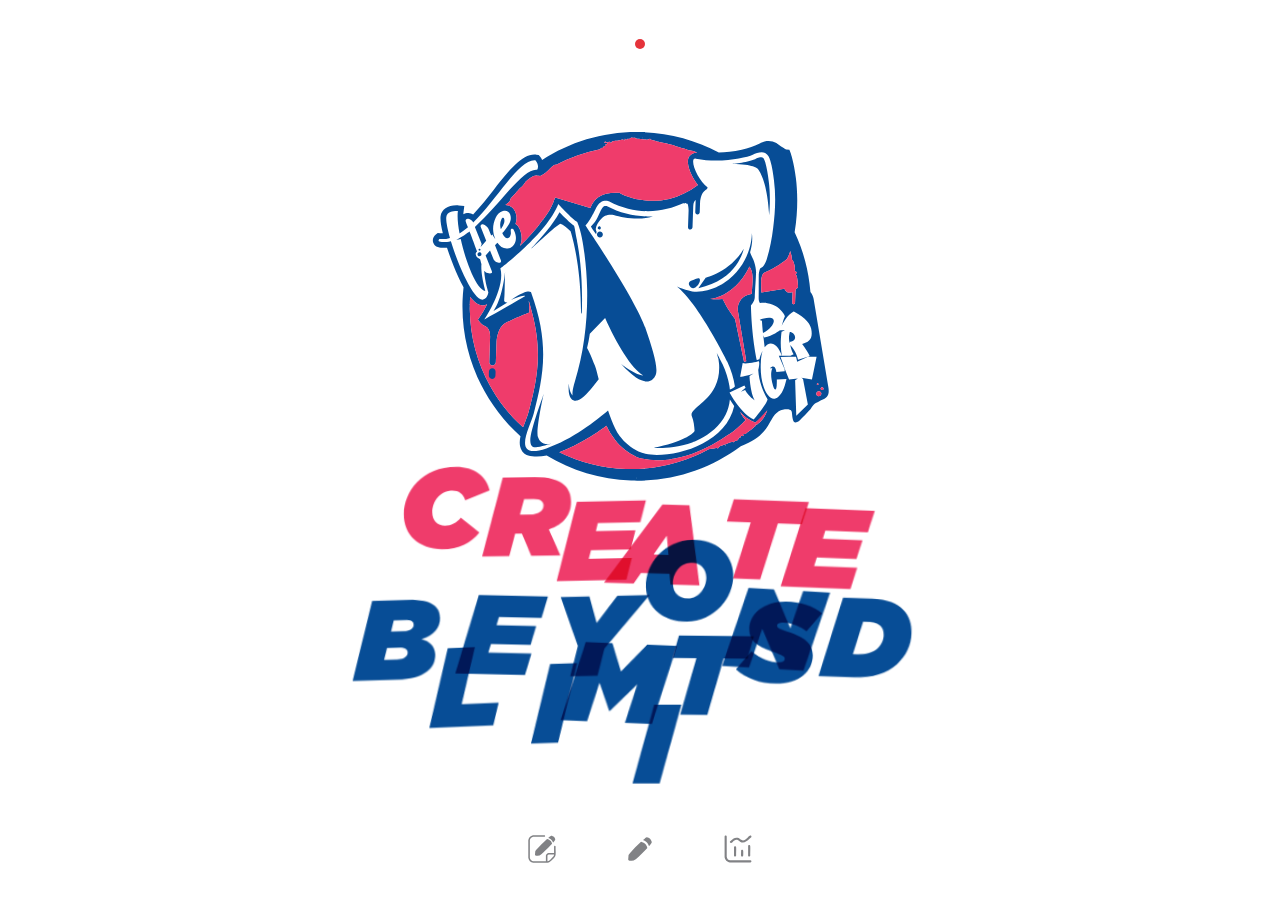
<file: index.html>
<!doctype html>
<html lang="en">
<head>
<meta charset="utf-8">
<meta name="viewport" content="width=device-width,initial-scale=1,viewport-fit=cover">
<title>W Project POS</title>
<meta name="description" content="Order board for W Project custom Mini 4WD body paint.">
<meta name="theme-color" content="#FFFFFF">
<meta name="application-name" content="W Project">
<meta name="mobile-web-app-capable" content="yes">
<meta name="apple-mobile-web-app-capable" content="yes">
<meta name="apple-mobile-web-app-status-bar-style" content="default">
<meta name="apple-mobile-web-app-title" content="W Project">
<link rel="apple-touch-icon" href="icon-180.png">
<link rel="icon" type="image/png" sizes="32x32" href="icon-32.png">
<link rel="icon" type="image/png" sizes="192x192" href="icon-192.png">
<link rel="manifest" href="manifest.webmanifest">
<link rel="preconnect" href="https://fonts.googleapis.com">
<link rel="preconnect" href="https://fonts.gstatic.com" crossorigin>
<link rel="stylesheet" href="https://fonts.googleapis.com/css2?family=Plus+Jakarta+Sans:ital,wght@0,400;0,500;0,600;0,700;0,800;1,700;1,800&display=swap">
<script>(function(r){var v=/^#(queue|order|orders|recap)$/.test(location.hash);r.className+=(v?" inview direct":" home")+(matchMedia("(prefers-reduced-motion: reduce)").matches?"":" js-loop")})(document.documentElement)</script>
<style>
/* Layout: an opening screen (status dot on top, logo and a looping "Create Beyond Limits", three icons at the bottom).
   Tapping an icon moves the icons to the top, each lands as a paint splash, and the section opens in a framed panel below. */
:root{
  --bg:#FFFFFF; --surface:#FFFFFF; --soft:#F6F6FA; --soft-2:#EEEEF5; --line:#E8E7F0; --line-2:#D9D7E5;
  --text:#151A33; --muted:#687090; --faint:#9BA2BC;
  --navy:#074D96; --plum:#93278F; --pink:#EF3C6B; --sky:#23AAE1; --red:#E5333B; --tosca:#12A594; --yellow:#E8A50C;
  --frame:#3A2037; --icon:#818285;
  --blue-soft:#E8F0F9; --violet-soft:#F6EAF5; --pink-soft:#FDECF1; --tosca-soft:#E3F6F2; --yellow-soft:#FFF5DB;
  --blue-text:#074D96; --violet-text:#7B1F78; --pink-text:#C2194B; --tosca-text:#0A766B; --yellow-text:#835800;
  --grad:linear-gradient(100deg,#EF3C6B 0%,#D63875 12.5%,#BF307D 25%,#A92A86 37.5%,#92278F 50%,#7C3592 62.5%,#624092 75%,#424794 87.5%,#074D96 100%);
  --grad-btn:var(--grad);
  --grad-bar:linear-gradient(180deg,#92278F 0%,#624092 45%,#074D96 100%);
  --grad-pale:linear-gradient(90deg,#FAD5DF,#E9D3E8 50%,#D0DCEC);
  --tip-bg:#151A33; --tip-fg:#FFFFFF;
  --font:"Plus Jakarta Sans",system-ui,-apple-system,"Segoe UI",Roboto,"Helvetica Neue",Arial,sans-serif;
  --plot-h:210px;
  /* chrome geometry (phone proportions from display-09 / display-10) */
  --fx:max(calc(16px + env(safe-area-inset-left,0px)), calc(16px + env(safe-area-inset-right,0px)), 5.6%, calc((100% - 1180px) / 2));
  --art:clamp(90px, 25vw, 112px);
  --gap:clamp(62px, 17.5vw, 98px);
  --ease:cubic-bezier(.3,.85,.25,1);
  --home-y:calc(100vh - env(safe-area-inset-bottom,0px) - clamp(34px, 5.7vh, 56px));
  --view-y:calc(env(safe-area-inset-top,0px) + clamp(36px, 4.9vh, 48px));
  --line-y:calc(env(safe-area-inset-top,0px) + clamp(76px, 9.6vh, 94px));
  --dot-y:calc(env(safe-area-inset-top,0px) + clamp(26px, 5vh, 44px));
  color-scheme:light;
}
@supports (height:1svh){:root{
  --home-y:calc(100svh - env(safe-area-inset-bottom,0px) - clamp(34px, 5.7svh, 56px));
  --view-y:calc(env(safe-area-inset-top,0px) + clamp(36px, 4.9svh, 48px));
  --line-y:calc(env(safe-area-inset-top,0px) + clamp(76px, 9.6svh, 94px));
  --dot-y:calc(env(safe-area-inset-top,0px) + clamp(26px, 5svh, 44px));
}}
@media (max-width:560px){:root{--plot-h:180px}}

*,*::before,*::after{box-sizing:border-box}
[hidden]{display:none!important}
html{background:var(--bg);-webkit-text-size-adjust:100%}
body{margin:0;background:var(--bg);color:var(--text);font-family:var(--font);font-size:14px;line-height:1.5;font-weight:400;-webkit-font-smoothing:antialiased}
.probe{position:fixed;left:0;width:0;top:var(--dot-y);height:calc(var(--home-y) - var(--dot-y));visibility:hidden;pointer-events:none}
button,input,textarea{font:inherit;color:inherit}
:focus-visible{outline:2.5px solid var(--navy);outline-offset:2px}
.sr{position:absolute!important;width:1px;height:1px;overflow:hidden;clip:rect(0 0 0 0);white-space:nowrap}

/* gradient headings */
.ttl{margin:0;font-weight:800;font-style:italic;letter-spacing:-.015em;line-height:1.12;color:var(--plum);display:inline-block;padding-right:.14em;text-wrap:balance}
@supports ((-webkit-background-clip:text) or (background-clip:text)){
  .ttl{background:var(--grad);-webkit-background-clip:text;background-clip:text;color:transparent;-webkit-text-fill-color:transparent}
}
h2.ttl,h3.ttl{font-size:21px}

/* ---------- opening ---------- */
.opening{position:fixed;inset:0;z-index:1;display:flex;align-items:center;justify-content:center;pointer-events:none;
  padding:calc(env(safe-area-inset-top,0px) + 10vh) 3.5vw calc(env(safe-area-inset-bottom,0px) + 11vh);
  transition:opacity .5s .3s,transform .7s .3s var(--ease),visibility 0s}
@supports (height:1svh){.opening{padding-top:calc(env(safe-area-inset-top,0px) + 10svh);padding-bottom:calc(env(safe-area-inset-bottom,0px) + 11svh)}}
.inview .opening{opacity:0;visibility:hidden;transform:scale(.965);transition:opacity .28s,transform .4s,visibility 0s .4s}
.comp{position:relative;flex:none;width:min(93vw, 70vh * .794);aspect-ratio:601/757;isolation:isolate}
@supports (height:1svh){.comp{width:min(93vw, 70svh * .794)}}
.logo-box{position:absolute}
.logo-sway,.logo-float,.logo-tilt{width:100%;height:100%}
.logo-sway{animation:sway 11.2s ease-in-out infinite}
.logo-float{animation:bob 5.6s ease-in-out infinite}
.logo-tilt{animation:tilt 7.6s ease-in-out infinite;transform-origin:50% 56%}
.logo{display:block;width:100%;height:100%;overflow:visible}
@keyframes bob{0%,100%{transform:translate3d(0,-2.2%,0)}50%{transform:translate3d(0,2.2%,0)}}
@keyframes sway{0%,100%{transform:translate3d(-1.4%,0,0)}50%{transform:translate3d(1.4%,0,0)}}
@keyframes tilt{0%,100%{transform:rotate(-3.5deg)}50%{transform:rotate(3deg)}}
.cbl{margin:0}
.ch{position:absolute;display:block;overflow:visible;mix-blend-mode:multiply;transform-origin:50% 50%;will-change:transform;backface-visibility:hidden}
.js-loop .cbl{opacity:0}
.inview.direct .opening,.direct .dock,.direct .dot,.direct .bar-bg,.direct .bar-bg::after{transition:none}
.js-loop .comp.ready .cbl{opacity:1}

/* ---------- top bar (view mode): white band ending in the frame's top line ---------- */
.bar-bg{position:fixed;left:0;right:0;top:0;height:var(--line-y);z-index:20;background:var(--bg);opacity:0;visibility:hidden;transition:opacity .25s,visibility 0s .25s}
.inview .bar-bg{opacity:1;visibility:visible;transition:opacity .3s .25s,visibility 0s}
.bar-bg::after{content:"";position:absolute;left:var(--fx);right:var(--fx);bottom:0;border-top:.7px solid var(--frame);transform:scaleX(0);transition:transform .35s cubic-bezier(.6,0,.2,1)}
.inview .bar-bg::after{transform:scaleX(1);transition:transform .7s .35s cubic-bezier(.6,0,.2,1)}
.leaving .bar-bg::after{transform:scaleX(0);transition-delay:0s}

/* status dot: light blue = connected, red = offline or not connected. Tap for the Google Sheet link. */
.dot-track{position:fixed;left:var(--fx);right:var(--fx);top:0;height:0;z-index:32}
.dot{position:absolute;left:50%;top:var(--dot-y);width:44px;height:44px;margin:-22px 0 0 -22px;border:0;padding:0;background:none;border-radius:50%;cursor:pointer;-webkit-tap-highlight-color:transparent;transition:left .7s var(--ease),top .7s var(--ease)}
.inview .dot{left:calc(100% - 14px);top:var(--view-y)}
.dot i{position:absolute;left:50%;top:50%;width:10px;height:10px;margin:-5px;border-radius:50%;background:var(--red);transition:background .3s,transform .2s}
.dot[data-s="ok"] i,.dot[data-s="syncing"] i{background:var(--sky)}
.dot[data-s="syncing"] i::after{content:"";position:absolute;inset:-4px;border-radius:50%;border:1.5px solid var(--sky);animation:ping 1.3s ease-out infinite}
@keyframes ping{from{transform:scale(.55);opacity:.9}to{transform:scale(1.7);opacity:0}}
.dot:hover i{transform:scale(1.3)}
.dot:focus-visible{outline-offset:-8px}

/* ---------- icons: bottom of the opening, top of the sections ----------
   In the sections each icon sits in a gradient circle (8.pdf); the open section's icon wears its paint splash instead. */
.dock{position:fixed;left:50%;top:var(--home-y);width:0;height:0;z-index:31;margin:0;padding:0;transition:top .72s var(--ease)}
.inview .dock{top:var(--view-y)}
.dk{position:absolute;left:calc(var(--i) * var(--gap));top:0;width:58px;height:58px;margin:-29px 0 0 -29px;border-radius:50%;display:block;-webkit-tap-highlight-color:transparent;touch-action:manipulation}
.dk:focus-visible{outline-offset:-6px}
.dk-in{position:absolute;inset:0;transition:transform .5s cubic-bezier(.3,1.5,.4,1)}
.inview .dk.on .dk-in{transform:scale(1.1)}
@media (hover:hover){.dk:hover .dk-in{transform:scale(1.07)}.inview .dk.on:hover .dk-in{transform:scale(1.13)}.home .dk:hover .ico{fill:#55565A}}
.dk,.dot{-webkit-touch-callout:none;-webkit-user-select:none;user-select:none}
.spl{position:absolute;left:50%;top:50%;width:var(--art);height:var(--art);margin:calc(var(--art) / -2) 0 0 calc(var(--art) / -2);overflow:visible;pointer-events:none}
.spl .paint{opacity:0;transform-box:view-box;transform-origin:50% 50%;transition:opacity .25s}
.inview .dk.on .paint{opacity:1;transform:none;transition:none}
.inview .dk:not(.on) .paint{opacity:0;transform:scale(.32);transition:opacity .26s,transform .34s cubic-bezier(.55,0,.75,.2)}
.spl .pill{opacity:0;transform:scale(.4);transform-box:fill-box;transform-origin:50% 50%;transition:opacity .2s,transform .3s}
.inview .dk.lit:not(.on) .pill{opacity:1;transform:none;transition:opacity .2s .1s,transform .5s .1s cubic-bezier(.3,1.7,.45,1)}
.inview .dk.on .pill{opacity:0;transform:scale(1.35);transition:opacity .22s,transform .3s ease-out}
.spl .ico{fill:var(--icon);transition:fill .3s}
.inview .dk.lit .ico{fill:#FFFFFF}

/* ---------- framed sections ---------- */
.frame{display:none}
.inview .frame{display:block;position:relative;margin:0 var(--fx) calc(env(safe-area-inset-bottom,0px) + 2.2vh);padding-top:var(--line-y);min-height:calc(100vh - env(safe-area-inset-bottom,0px) - 2.2vh);border:.7px solid var(--frame);border-top:0;animation:frameIn .55s .4s cubic-bezier(.2,.8,.2,1) both}
@supports (height:1svh){.inview .frame{margin-bottom:calc(env(safe-area-inset-bottom,0px) + 2.2svh);min-height:calc(100svh - env(safe-area-inset-bottom,0px) - 2.2svh)}}
.inview.direct .frame{animation-delay:.05s}
.leaving .frame{opacity:0;transform:translateY(10px);transition:opacity .2s,transform .2s;animation:none}
@keyframes frameIn{from{opacity:0;transform:translateY(16px)}}
.frame-in{max-width:1180px;margin:0 auto;padding:clamp(22px,3.4vw,36px) clamp(14px,3.2vw,34px) clamp(26px,4vw,44px)}
.view{display:grid;gap:18px;min-width:0}
.view-head{display:flex;flex-wrap:wrap;gap:6px 14px;align-items:baseline;justify-content:space-between}
.today{font-size:12.5px;color:var(--muted);white-space:nowrap}

/* ---------- stats ---------- */
.stats{display:grid;grid-template-columns:repeat(4,minmax(0,1fr));gap:12px}
.stat{background:var(--soft);border-radius:16px;padding:13px 15px;display:flex;gap:12px;align-items:center;min-width:0}
.ico{width:40px;height:40px;border-radius:12px;display:grid;place-items:center;flex:none;background:var(--surface)}
.ico svg{width:19px;height:19px;stroke:currentColor;fill:none;stroke-width:2;stroke-linecap:round;stroke-linejoin:round}
.ico.b{color:var(--blue-text)}
.ico.v{color:var(--violet-text)}
.ico.y{color:var(--yellow-text)}
.ico.p{color:var(--pink-text)}
.stat-txt{display:grid;min-width:0}
.stat .k{font-size:12.5px;color:var(--muted);white-space:nowrap;overflow:hidden;text-overflow:ellipsis}
.stat .v{font-size:24px;font-weight:700;line-height:1.2;font-variant-numeric:tabular-nums}
.stat.hot{background:var(--pink-soft)}
.stat.hot .v{color:var(--pink-text)}
@media (max-width:760px){.stats{grid-template-columns:repeat(2,minmax(0,1fr));gap:10px}.stat{padding:11px 12px}.ico{width:34px;height:34px;border-radius:10px}.stat .v{font-size:21px}}
@media (max-width:1000px){.stat .ico{display:none}.stat{padding:11px 14px}}

/* ---------- order form ---------- */
#v-order{max-width:640px;width:100%;margin:0 auto}
.ticket{display:grid;gap:15px;border-radius:18px;transition:box-shadow .2s,background .2s}
.ticket.editing{background:var(--violet-soft);box-shadow:0 0 0 12px var(--violet-soft)}
.ticket-head{display:flex;justify-content:space-between;align-items:baseline;gap:10px}
.ticket-no{color:var(--faint);font-size:12.5px;font-variant-numeric:tabular-nums}
.field{display:grid;gap:6px;min-width:0}
.lbl{font-size:12.5px;font-weight:600;color:var(--text)}
.lbl em{font-style:normal;font-weight:400;color:var(--faint)}
.inp{width:100%;font-size:14px;color:var(--text);background:var(--soft);border:1px solid var(--line);border-radius:12px;padding:10px 12px;transition:border-color .15s,box-shadow .15s,background .15s}
.inp::placeholder{color:var(--faint)}
.inp:hover{border-color:var(--line-2)}
.inp:focus{outline:none;border-color:var(--navy);box-shadow:0 0 0 3px rgba(7,77,150,.14);background:var(--surface)}
textarea.inp{min-height:84px;resize:vertical}
textarea.inp.short{min-height:62px}
.pair{display:grid;grid-template-columns:minmax(0,1fr) minmax(0,1fr);gap:12px}
.pair.bq{grid-template-columns:minmax(0,1fr) auto}
.stepper{display:flex;align-items:center;border:1px solid var(--line);border-radius:12px;background:var(--soft);overflow:hidden;height:43px}
.stepper button{width:34px;height:100%;border:0;background:transparent;color:var(--blue-text);font-size:18px;font-weight:600;cursor:pointer;transition:background .15s}
.stepper button:hover{background:var(--blue-soft)}
.stepper input{width:38px;text-align:center;border:0;background:transparent;font-weight:600;font-size:15px;color:var(--text);-moz-appearance:textfield;appearance:textfield;padding:0}
.stepper input::-webkit-outer-spin-button,.stepper input::-webkit-inner-spin-button{-webkit-appearance:none;margin:0}
.stepper input:focus{outline:none}
.stepper:focus-within{border-color:var(--navy);box-shadow:0 0 0 3px rgba(7,77,150,.14);background:var(--surface)}
.quick{display:flex;flex-wrap:wrap;gap:6px}
.quick button{font-size:12px;font-weight:500;padding:4px 10px;border-radius:999px;border:1px solid var(--line);background:var(--surface);color:var(--muted);cursor:pointer;transition:all .15s}
.quick button:hover{border-color:var(--navy);color:var(--blue-text);background:var(--blue-soft)}
.form-error{margin:0;color:var(--pink-text);font-size:13px;font-weight:500}
.form-error:empty{display:none}
.form-actions{display:flex;gap:10px;align-items:center;flex-wrap:wrap}
.btn-main{position:relative;flex:1;font-weight:700;font-size:14px;color:#fff;background:var(--grad-btn);border:0;border-radius:12px;padding:13px 18px;cursor:pointer;box-shadow:0 8px 20px rgba(147,39,143,.24);transition:transform .15s,box-shadow .15s}
.btn-main::after{content:"";position:absolute;left:72%;top:100%;width:5px;height:0;border-radius:0 0 4px 4px;background:#7C3592;transition:height .35s cubic-bezier(.5,0,.3,1.4)}
.btn-main:hover{transform:translateY(-1px);box-shadow:0 12px 26px rgba(147,39,143,.3)}
.btn-main:hover::after{height:8px}
.btn-main:active{transform:translateY(1px)}
.btn-main:disabled{opacity:.45;cursor:not-allowed;transform:none;box-shadow:none}
.btn-ghost{border:1px solid var(--line);background:var(--surface);color:var(--muted);font-weight:600;border-radius:12px;padding:12px 16px;cursor:pointer}
.btn-ghost:hover{color:var(--text);border-color:var(--line-2)}

/* ---------- queue ---------- */
.board{container-type:inline-size;display:grid;gap:14px;min-width:0}
.toolbar{display:flex;flex-wrap:wrap;gap:10px 14px;align-items:center;justify-content:space-between}
.toolbar .search{flex:1 1 260px;max-width:420px}
.filters{display:flex;flex-wrap:wrap;gap:4px;background:var(--soft);border:1px solid var(--line);border-radius:999px;padding:3px}
.pill{font-size:12.5px;font-weight:600;padding:5px 12px;border-radius:999px;border:0;background:transparent;color:var(--muted);cursor:pointer;display:inline-flex;gap:6px;align-items:center;transition:all .2s}
.pill b{font-weight:600;font-variant-numeric:tabular-nums;font-size:11.5px;color:var(--faint)}
.pill:hover{color:var(--text)}
.pill[aria-pressed="true"]{background:var(--surface);color:var(--text);box-shadow:0 1px 3px rgba(22,32,84,.1)}
.pill[aria-pressed="true"] b{color:var(--blue-text)}
.pill.late-pill b{color:var(--pink-text)}
.search{position:relative;display:block}
.search svg{position:absolute;left:12px;top:50%;transform:translateY(-50%);width:16px;height:16px;stroke:var(--faint);fill:none;stroke-width:2;stroke-linecap:round}
.search .inp{padding-left:36px;padding-block:9px}
@media (max-width:600px){.toolbar .search{max-width:none}}
.banner{display:flex;flex-wrap:wrap;gap:8px 12px;align-items:center;justify-content:space-between;background:var(--violet-soft);border-radius:12px;padding:10px 14px;font-size:13px}
.banner p{margin:0}
.mini{font-size:12px;font-weight:600;padding:5px 11px;border-radius:9px;border:1px solid var(--line-2);background:var(--surface);color:var(--text);cursor:pointer}
.mini:hover{border-color:var(--plum)}
.mini.danger{background:var(--pink);color:#fff;border-color:var(--pink)}
.mini.plain{color:var(--muted)}

.list{list-style:none;margin:0;padding:0}
.row{position:relative;display:grid;grid-template-columns:28px 42px minmax(0,1fr) minmax(160px,220px) auto;grid-template-areas:"check qty main meta act";gap:8px 14px;align-items:center;padding:13px 6px;border-top:1px solid var(--line);border-radius:4px}
.row:first-child{border-top:0}
.row:hover{background:linear-gradient(90deg,var(--soft),transparent 85%)}
.row.enter{animation:rowIn .45s cubic-bezier(.2,1.1,.4,1) both}
@keyframes rowIn{from{opacity:0;transform:translateY(8px)}}
.row.is-late::before{content:"";position:absolute;left:-8px;top:22%;bottom:22%;width:3px;border-radius:3px;background:var(--pink)}
.cap{grid-area:check;position:relative;width:26px;height:26px;display:block;cursor:pointer}
.cap input{position:absolute;inset:0;margin:0;opacity:0;cursor:pointer;z-index:1}
.cap-ui{width:26px;height:26px;border-radius:50%;border:2px solid var(--line-2);background:var(--surface);display:grid;place-items:center;transition:border-color .2s,background .2s,transform .3s cubic-bezier(.2,1.6,.4,1)}
.cap-ui svg{width:14px;height:14px;stroke:#fff;stroke-width:3.2;stroke-linecap:round;stroke-linejoin:round;fill:none;stroke-dasharray:26;stroke-dashoffset:26}
.cap:hover .cap-ui{border-color:var(--navy);transform:scale(1.08)}
.cap input:checked + .cap-ui{background:var(--grad-btn);border-color:transparent}
.cap input:checked + .cap-ui svg{stroke-dashoffset:0}
.row.flash .cap-ui{animation:capPop .45s cubic-bezier(.2,1.6,.4,1)}
.row.flash .cap-ui svg{animation:draw .35s .05s ease both}
@keyframes capPop{0%{transform:scale(.7)}60%{transform:scale(1.15)}100%{transform:scale(1)}}
@keyframes draw{from{stroke-dashoffset:26}to{stroke-dashoffset:0}}
.cap input:focus-visible + .cap-ui{outline:2.5px solid var(--navy);outline-offset:3px}
.cap input:disabled{cursor:not-allowed}
.cap .sp{position:absolute;left:50%;top:50%;width:5px;height:5px;margin:-2.5px;border-radius:50%;pointer-events:none;animation:sp .55s cubic-bezier(.2,.8,.3,1) both}
@keyframes sp{0%{transform:translate(0,0) scale(.4);opacity:1}70%{opacity:1}100%{transform:translate(var(--dx),var(--dy)) scale(1);opacity:0}}
.qty{grid-area:qty;width:42px;height:38px;display:flex;align-items:center;justify-content:center;font-weight:600;font-size:14px;color:var(--blue-text);background:var(--blue-soft);border-radius:11px;font-variant-numeric:tabular-nums;transition:background .3s,color .3s}
.qty small{font-size:11px;font-weight:500;margin-right:1px;opacity:.75}
.row.is-done .qty{background:var(--tosca-soft);color:var(--tosca-text)}
.main{grid-area:main;min-width:0}
.body-name{font-weight:600;font-size:14.5px;line-height:1.35;overflow-wrap:anywhere}
.txt{background:linear-gradient(var(--faint),var(--faint)) no-repeat 0 55% / 0% 1.5px;transition:background-size .4s ease,color .3s}
.row.is-done .txt{background-size:100% 1.5px;color:var(--muted)}
.details{margin:2px 0 0;color:var(--muted);font-size:13px;white-space:pre-wrap;overflow-wrap:anywhere;max-width:62ch}
.row.is-done .details,.row.is-done .who{opacity:.7}
.meta{grid-area:meta;display:grid;gap:5px;min-width:0;justify-items:start}
.who{min-width:0;font-size:13px;line-height:1.35;display:flex;flex-wrap:wrap;gap:2px 8px;align-items:center}
.who .nm{font-weight:500;overflow-wrap:anywhere}
.who .ph{color:var(--muted);font-variant-numeric:tabular-nums;user-select:all;white-space:nowrap}
.addr{font-size:12px;color:var(--muted);line-height:1.4;display:-webkit-box;-webkit-line-clamp:2;-webkit-box-orient:vertical;overflow:hidden;overflow-wrap:anywhere}
.wa{font-size:10.5px;font-weight:700;color:var(--tosca-text);background:var(--tosca-soft);text-decoration:none;border-radius:6px;padding:1px 6px;line-height:1.5}
.wa:hover{background:var(--tosca);color:#fff}
.when{display:flex;flex-wrap:wrap;align-items:center;gap:4px 8px}
.chip{display:inline-flex;align-items:center;gap:5px;font-size:11.5px;font-weight:600;padding:2px 9px;border-radius:999px;white-space:nowrap}
.chip::before{content:"";width:6px;height:6px;border-radius:50%;background:currentColor}
.chip.late{background:var(--pink-soft);color:var(--pink-text)}
.chip.soon{background:var(--yellow-soft);color:var(--yellow-text)}
.chip.ok{background:var(--blue-soft);color:var(--blue-text)}
.chip.done{background:var(--tosca-soft);color:var(--tosca-text)}
.date{font-size:12px;color:var(--muted);font-variant-numeric:tabular-nums;white-space:nowrap}
.actions{grid-area:act;display:flex;gap:2px;justify-self:end;align-items:center}
.icon-btn{width:34px;height:34px;display:grid;place-items:center;border-radius:10px;border:0;background:transparent;color:var(--muted);cursor:pointer;transition:background .15s,color .15s}
.icon-btn svg{width:17px;height:17px;stroke:currentColor;fill:none;stroke-width:2;stroke-linecap:round;stroke-linejoin:round}
.icon-btn:hover{background:var(--blue-soft);color:var(--blue-text)}
.icon-btn.sm{width:32px;height:32px;color:var(--faint)}
.icon-btn.sm svg{width:16px;height:16px}
.icon-btn.del:hover{color:var(--pink-text);background:var(--pink-soft)}
.confirm{display:flex;gap:6px;align-items:center;font-size:12.5px;font-weight:500;white-space:nowrap}
@container (max-width:600px){
  .row{grid-template-columns:26px 40px minmax(0,1fr) auto;grid-template-areas:"check qty main main" "check qty meta act";gap:8px 12px;align-items:start}
  .cap{margin-top:6px}
  .meta{display:flex;flex-wrap:wrap;gap:6px 12px;align-items:center;align-self:center}
  .addr{flex-basis:100%}
  .actions{align-self:center}
  .row.is-late::before{left:-7px}
}
.empty{display:grid;justify-items:center;text-align:center;gap:8px;padding:36px 16px 30px}
.empty .ttl{font-size:19px}
.empty p{margin:0;color:var(--muted);font-size:13px;max-width:42ch}

/* dotted break */
.divider{height:4px;background:var(--grad);opacity:.75;-webkit-mask:radial-gradient(circle,#000 1.7px,transparent 2.2px) 0 50%/12px 4px repeat-x;mask:radial-gradient(circle,#000 1.7px,transparent 2.2px) 0 50%/12px 4px repeat-x}

/* ---------- recap ---------- */
.recap-bar{display:flex;flex-wrap:wrap;gap:12px 18px;align-items:center;justify-content:space-between}
.recap-ctrl{display:flex;flex-wrap:wrap;gap:10px;align-items:center}
.yearpick{display:inline-flex;align-items:center;gap:2px;background:var(--soft);border:1px solid var(--line);border-radius:999px;padding:3px}
.yearpick output{font-size:14px;font-weight:600;min-width:4ch;text-align:center;font-variant-numeric:tabular-nums}
.yearpick button{width:30px;height:30px;border-radius:50%;border:0;background:transparent;color:var(--text);cursor:pointer;display:grid;place-items:center}
.yearpick button:hover:not(:disabled){background:var(--surface);box-shadow:0 1px 3px rgba(22,32,84,.1)}
.yearpick button:disabled{opacity:.3;cursor:default}
.yearpick svg{width:15px;height:15px;stroke:currentColor;stroke-width:2.2;fill:none;stroke-linecap:round;stroke-linejoin:round}
.seg{display:inline-flex;border:1px solid var(--line);border-radius:999px;padding:3px;background:var(--soft)}
.seg button{border:0;background:transparent;font-size:12.5px;font-weight:600;padding:6px 14px;border-radius:999px;color:var(--muted);cursor:pointer;transition:all .2s}
.seg button[aria-pressed="true"]{background:var(--surface);color:var(--text);box-shadow:0 1px 3px rgba(22,32,84,.1)}
.recap{display:grid;grid-template-columns:minmax(0,1.75fr) minmax(0,1fr);gap:20px}
@media (max-width:900px){.recap{grid-template-columns:minmax(0,1fr)}}
.card{background:var(--surface);border:1px solid var(--line);border-radius:18px;padding:18px;display:grid;gap:12px;align-content:start;min-width:0}
@media (max-width:560px){.card{padding:14px;border-radius:16px}}
.panel-head{display:flex;flex-wrap:wrap;gap:8px 14px;justify-content:space-between;align-items:center}
.legend{display:flex;gap:14px;font-size:12px;color:var(--muted)}
.legend span{display:inline-flex;gap:6px;align-items:center}
.sw{width:10px;height:10px;border-radius:3px;display:inline-block}
.sw.done{background:var(--grad-bar)}.sw.todo{background:var(--pink)}
.m-sum{margin:0;font-size:13px;color:var(--muted)}
.m-sum b{font-weight:600;color:var(--text)}
.note{margin:0;font-size:12px;color:var(--faint)}
.mwrap{container-type:inline-size}
.mchart{position:relative;display:grid;grid-template-columns:24px minmax(0,1fr);column-gap:8px;padding-top:26px}
.m-y{position:relative;height:var(--plot-h)}
.m-y span{position:absolute;right:0;transform:translateY(50%);font-size:11px;color:var(--faint);font-variant-numeric:tabular-nums;line-height:1}
.m-plot{position:relative;height:var(--plot-h);border-bottom:1px solid var(--line-2)}
.m-grid span{position:absolute;left:0;right:0;height:0;border-top:1px dashed var(--line)}
.m-cols{position:absolute;inset:0;display:grid;grid-template-columns:repeat(12,minmax(0,1fr));gap:4px}
.m-col{position:relative;border:0;background:transparent;padding:0;cursor:pointer;border-radius:10px 10px 0 0;transition:background .15s}
.m-col:hover,.m-col:focus-visible,.m-col.active{background:var(--soft)}
.m-col:focus-visible{outline-offset:-2px}
.m-stack{position:absolute;bottom:0;left:50%;transform:translateX(-50%);width:min(58%,30px);height:0;display:flex;flex-direction:column;border-radius:8px 8px 3px 3px;overflow:hidden;transition:height .8s cubic-bezier(.2,1.1,.35,1)}
.m-stack.zero{display:none}
.m-seg{width:100%;flex:none}
.m-seg.todo{background:var(--pink)}
.m-seg.done{background:var(--grad-bar)}
.m-seg.todo + .m-seg.done{border-top:2px solid var(--surface)}
.m-val{position:absolute;left:50%;bottom:0;transform:translate(-50%,-6px);font-size:12px;font-weight:600;line-height:1;color:var(--text);transition:bottom .8s cubic-bezier(.2,1.1,.35,1);pointer-events:none;white-space:nowrap;font-variant-numeric:tabular-nums}
.m-x{grid-column:2;display:grid;grid-template-columns:repeat(12,minmax(0,1fr));gap:4px;margin-top:8px}
.m-x > span{text-align:center;font-size:11.5px;color:var(--muted);line-height:1.4}
.m-x > span.now{color:var(--blue-text);font-weight:700}
.m-x .s{display:none}
@container (max-width:470px){.m-x .l{display:none}.m-x .s{display:inline}.m-val{font-size:11px}}
.m-empty{position:absolute;inset:0;display:grid;place-items:center;color:var(--faint);font-size:13px;text-align:center;padding:0 16px}
.tip{position:absolute;z-index:5;transform:translate(-50%,-100%);background:var(--tip-bg);color:var(--tip-fg);font-size:12px;line-height:1.45;padding:8px 11px;border-radius:10px;white-space:nowrap;pointer-events:none;box-shadow:0 10px 24px rgba(22,32,84,.2)}
.tip b{font-weight:600}
.y-big{display:flex;align-items:baseline;gap:10px;flex-wrap:wrap}
.y-big .ttl{font-size:40px;line-height:1}
.y-big span{color:var(--muted);font-size:13px}
.ychart{display:grid;gap:4px}
.yrow{display:grid;grid-template-columns:44px minmax(0,1fr) 74px;align-items:center;gap:12px;border:0;background:transparent;padding:9px 10px;border-radius:12px;cursor:pointer;text-align:left;transition:background .15s}
.yrow:hover{background:var(--soft)}
.yrow.sel{background:var(--soft-2)}
.y-label{font-size:13.5px;font-weight:600;font-variant-numeric:tabular-nums}
.y-track{position:relative;height:12px;background:var(--soft);border-radius:999px;overflow:hidden}
.y-bar{position:absolute;left:0;top:0;bottom:0;width:0;border-radius:999px;background:var(--grad-pale);transition:width .9s cubic-bezier(.2,1.05,.35,1)}
.yrow.sel .y-bar{background:var(--grad)}
.y-bar.zero{display:none}
.y-val{line-height:1.2;font-variant-numeric:tabular-nums;text-align:right}
.y-val b{display:block;font-size:16px;font-weight:700}
.y-val small{display:block;color:var(--muted);font-size:11px}

/* ---------- settings dialog ---------- */
dialog.settings{width:min(520px,calc(100% - 32px));max-height:calc(100% - 32px);border:0;border-radius:22px;padding:0;box-shadow:0 30px 80px rgba(22,32,84,.28);color:var(--text);background:var(--surface)}
dialog.settings::backdrop{background:rgba(21,26,51,.38);-webkit-backdrop-filter:blur(3px);backdrop-filter:blur(3px)}
.set-in{display:grid;gap:16px;padding:22px}
.set-head{display:flex;justify-content:space-between;align-items:center;gap:10px}
.set-status{display:grid;gap:4px;background:var(--soft);border-radius:12px;padding:12px 14px;font-size:13px}
.set-status b{font-weight:600}
.set-status .muted{color:var(--muted)}
.set-actions{display:flex;flex-wrap:wrap;gap:8px}
.set-actions .btn-main{flex:0 1 auto}
.set-sec{display:grid;gap:8px;border-top:1px solid var(--line);padding-top:14px}
.set-sec h3{margin:0;font-size:13px;font-weight:700}
.set-sec p{margin:0;font-size:12.5px;color:var(--muted)}
.set-row{display:flex;flex-wrap:wrap;gap:8px}

/* ---------- toast ---------- */
.toast{position:fixed;left:50%;bottom:calc(20px + env(safe-area-inset-bottom,0px));transform:translate(-50%,20px);opacity:0;background:var(--tip-bg);color:var(--tip-fg);padding:10px 18px;border-radius:999px;font-weight:500;font-size:13px;z-index:90;transition:transform .3s cubic-bezier(.2,1.3,.4,1),opacity .2s;pointer-events:none;max-width:calc(100% - 32px);text-align:center;box-shadow:0 10px 30px rgba(22,32,84,.25)}
.toast.show{opacity:1;transform:translate(-50%,0)}
.update-bar{position:fixed;left:50%;bottom:calc(16px + env(safe-area-inset-bottom,0px));transform:translateX(-50%);z-index:95;display:flex;align-items:center;gap:12px;max-width:calc(100% - 32px);background:var(--tip-bg);color:var(--tip-fg);padding:8px 8px 8px 18px;border-radius:999px;font-size:13px;font-weight:500;box-shadow:0 10px 30px rgba(22,32,84,.25);animation:barIn .35s cubic-bezier(.2,1.3,.4,1) both}
.update-bar button{border:0;border-radius:999px;padding:7px 14px;font-size:12.5px;font-weight:700;color:#fff;background:var(--grad-btn);cursor:pointer;white-space:nowrap}
.home .toast,.home .update-bar{bottom:calc(env(safe-area-inset-bottom,0px) + clamp(34px, 5.7vh, 56px) + 44px)}
@keyframes barIn{from{transform:translate(-50%,20px);opacity:0}}
.steps{margin:0;padding-left:18px;font-size:12.5px;color:var(--muted);display:grid;gap:3px}
.steps b{color:var(--text);font-weight:600}
.ok-line{display:flex;align-items:center;gap:8px;font-size:12.5px;color:var(--tosca-text);font-weight:600}
.ok-line::before{content:"";width:8px;height:8px;border-radius:50%;background:var(--tosca)}
.paste-row{display:flex;gap:8px}
.paste-row .inp{flex:1;min-width:0;padding-block:8px;font-size:13px}

/* ---------- import from Notes ---------- */
.head-r{display:flex;align-items:center;gap:12px}
.mini.imp-btn{display:inline-flex;align-items:center;gap:6px}
.mini.imp-btn svg{width:14px;height:14px;stroke:currentColor;fill:none;stroke-width:2.2;stroke-linecap:round;stroke-linejoin:round}
dialog.import{width:min(760px,calc(100% - 24px));overflow:auto}
.import .set-actions{position:sticky;bottom:0;background:var(--surface);padding:12px 0 4px;margin-top:-4px;box-shadow:0 -10px 14px -8px rgba(255,255,255,.95)}
.imp-help{margin:0;font-size:12.5px;color:var(--muted)}
.imp-help code{font-family:inherit;font-size:12px;background:var(--soft);padding:1px 6px;border-radius:6px;color:var(--text);overflow-wrap:anywhere}
.imp-text{min-height:150px;font-size:13px;line-height:1.55}
.imp-row{display:flex;flex-wrap:wrap;gap:10px;align-items:center;justify-content:space-between}
.imp-row .lbl{margin-right:6px}
.file-btn{position:relative;overflow:hidden;display:inline-flex;align-items:center}
.file-btn input{position:absolute;inset:0;opacity:0;cursor:pointer}
.imp-sum{margin:0;font-size:13px;display:flex;flex-wrap:wrap;gap:4px 14px}
.imp-sum b{font-weight:700}
.imp-sum .bad{color:var(--pink-text)}
.imp-sum .dim{color:var(--muted)}
.imp-list{list-style:none;margin:0;padding:0;max-height:min(40vh,340px);overflow:auto;border:1px solid var(--line);border-radius:12px;overscroll-behavior:contain}
.imp-list:empty{display:none}
.imp-list li{display:grid;grid-template-columns:30px minmax(0,1fr) auto;gap:4px 10px;align-items:center;padding:8px 12px;border-top:1px solid var(--line);font-size:12.5px;line-height:1.4}
.imp-list li:first-child{border-top:0}
.imp-n{color:var(--faint);font-variant-numeric:tabular-nums}
.imp-main{min-width:0;overflow-wrap:anywhere}
.imp-main b{font-weight:600}
.imp-main span{color:var(--muted)}
.imp-main em{font-style:normal;color:var(--pink-text);font-weight:500}
.imp-list li.bad{background:var(--pink-soft)}
.imp-list li.skip .imp-main{opacity:.55}

@media (prefers-reduced-motion: reduce){
  *,*::before,*::after{animation-duration:.001ms!important;animation-iteration-count:1!important;transition-duration:.001ms!important;transition-delay:0s!important;animation-delay:0s!important}
}
</style>
</head>
<body>

<div class="opening" id="opening">
  <div class="comp" id="comp" data-w="601" data-h="757" data-text="0.3 435.6 600.2 755.8"><div class="logo-box" style="left:8.203%;top:-0.04%;width:79.85%;height:55.997%"><div class="logo-sway"><div class="logo-float"><div class="logo-tilt"><svg class="logo" viewBox="104.3 40.7 479.9 423.9" role="img" aria-label="The W Project logo"><path fill="#074D96" d="M193.3 210.6C193.4 209.7 193.4 209.2 193.4 209.2C193.4 209.4 193.4 209.9 193.3 210.6ZM510.6 143.6C511 138.7 511.3 133.9 511.4 129.4L511.4 128.7L511.4 128.5C511.6 119 511.2 110.4 510.1 102.2C509 93.9 507.9 86.4 505.9 79.5C504.7 75.3 503.6 74.2 503 73.9C502.7 73.8 501 73.2 498.6 73.7C496.7 74.2 496.3 74.4 494.6 75.1C494.1 75.4 493.4 75.7 492.6 76.1C484.2 79.8 464.5 81.6 464.5 81.6C491.3 81.3 496.7 87.1 496.9 87.4C502.7 95.2 508.6 110.7 510.5 141.2C510.6 142 510.6 142.8 510.6 143.6ZM169.6 234.2C169.6 234.2 163.8 213.5 164.9 201.9C164.7 201.3 164.5 200.6 164.3 200C164 198.5 163.7 197.2 163.3 196C162.3 195.6 161.4 195 160.5 194.2C159.6 193.5 159 192.7 158.5 191.7C158.1 190.8 157.9 189.9 158 189C158.1 188.1 158.6 187.3 159.6 186.6C158 182.7 156.6 178.7 155.2 174.8C154.5 172.8 152.6 167.6 150.6 162.6C149.8 163.2 149.1 163.8 148.3 164.3C145.3 166.7 142.4 168.5 139.6 170C139.6 170 139.6 170 139.6 170L139.6 170L134.7 172.8L140 171.8C146.3 200.3 159.3 232.9 169.6 234.2ZM515 267.5C512.1 265.3 503.1 266.8 499.1 269.1L501.9 269.9C501.9 269.9 502.4 276.5 503.2 284.7C513.3 279.8 518.8 270.5 515 267.5ZM536 295.2C536 295.2 542.5 294.9 541.7 289.2C540.9 283.5 535.4 283.3 535.4 283.3C535.4 283.3 533.3 291.3 535.3 296.6L536 295.2ZM304.6 164C303.3 165.4 303.4 167.7 304.9 169C306.4 170.2 308.6 170.1 309.9 168.6C311.2 167.1 311 164.9 309.6 163.6C308.1 162.3 305.8 162.5 304.6 164ZM434.1 218.4L425.5 230.7C473.2 221.2 480.1 183.5 480.1 183.5C463.7 211.6 434.1 218.4 434.1 218.4ZM163.3 192.2C164.6 191.8 165.2 190.4 164.8 189.2C164.3 188 163 187.3 161.7 187.8C160.5 188.2 159.8 189.6 160.3 190.8C160.7 192 162.1 192.7 163.3 192.2ZM163 185.6C163.6 185.4 163.9 184.7 163.7 184.1C163.5 183.5 162.8 183.2 162.2 183.4C161.6 183.6 161.3 184.3 161.5 184.9C161.7 185.5 162.4 185.9 163 185.6ZM190.9 155.5C191.9 153.3 192.9 151 192.4 148.5C192.2 147.5 192.1 146.4 191 146.2C189.9 146.1 189.3 147 188.9 147.9C187 151.7 187 155.6 188.2 160C189.2 158.2 190.2 156.9 190.9 155.5ZM232.7 409.4C230 401 239.8 357 239.8 357C238.2 363.7 234.6 370.3 226.1 399.3C218.8 424.5 229.6 421.9 229.6 421.9C233.1 422.6 248.4 417.8 248.4 417.8C238.1 419.6 234.4 414.4 232.7 409.4ZM285.5 261.7C286.9 219.8 283.1 190.8 279.6 173.6C279.7 173.7 279.7 173.8 279.8 173.9C278.1 166.9 277.1 158.1 276.2 155.8C271.2 152.2 264.1 145.2 258.7 139.6C250.6 154.5 237.6 169.7 224.7 182.7L224.7 182.7C224.7 182.7 227.8 179.7 232 175.6C228.2 179.6 225.3 182.5 224.7 182.7L225.7 182.5C225.7 182.5 255 154.8 259.8 153.2C263 154.4 267.7 157.6 272 162.4C276.7 177.7 284.4 210.3 284.6 260L285.5 261.7ZM192.3 244.3C193 240.8 193 216.8 193.3 210.6C192.7 216.9 189.7 243.2 179.4 258.1L196.1 247.9C196.1 247.9 191.4 248.1 192.3 244.3ZM427.3 220C426.5 217.1 421.4 220.3 418.5 221.1C415.5 222 413.4 223.6 414.3 226.5C415.2 229.4 418.6 231.9 421.2 230.3C424.9 228 428.2 223 427.3 220ZM307.9 159.6C308.6 158.8 308.5 157.6 307.7 156.9C307 156.2 305.8 156.3 305.1 157.1C304.4 157.9 304.5 159.1 305.3 159.8C306.1 160.4 307.3 160.4 307.9 159.6ZM315.3 132.1C315.1 132.1 314.1 131.9 313.1 132.1C311.7 132.4 310.5 133.7 309.5 135.2L309.5 135.2L309.5 135.2C308.7 136.4 308.1 137.7 307.7 138.6L307.7 138.8L307.6 139L305.9 142.4C302 151.9 296.4 156.4 296.4 156.4C297.3 159.3 302.7 165.9 302.7 165.9L303.3 163.1C302.9 162.1 302.2 160.5 302.3 159.5C302.5 158.3 302.7 157.2 303.1 156.1C306.2 148.2 313 144 313.4 143.8C316 142.7 319.5 142 323.8 142.7C323.8 142.7 323.8 142.7 323.8 142.7C334.9 145.9 354.6 149.9 372.1 144.3C372.2 144.3 372.2 144.3 372.2 144.3C352.9 145.7 333.8 141.7 315.3 132.1ZM178 327.1C175.8 327 174 328.8 173.9 331L173.8 335.7C173.7 337.9 175.4 339.7 177.6 339.8C179.8 339.8 181.6 338.1 181.7 335.9L181.9 331.2C181.9 329 180.2 327.2 178 327.1ZM574.1 353.2C573.2 353.2 572.4 352.4 572.4 351.4C572.5 350.5 573.3 349.7 574.2 349.8C575.2 349.8 576 350.6 575.9 351.6C575.9 352.5 575.1 353.3 574.1 353.2ZM570.1 360.6C568.5 360.5 567.2 359.1 567.2 357.5C567.3 355.8 568.7 354.5 570.3 354.6C572 354.6 573.3 356 573.3 357.7C573.2 359.3 571.8 360.6 570.1 360.6ZM562 340.4L549.3 338.4L551.3 339.9L557.1 370.5L543.2 384.1L541.8 341.4L545.1 339.3L534.5 340.4L529.2 327.4L524.3 313.4L534.2 313.1L542.8 313.1C543.5 315.4 544.3 319.3 544.3 319.3L557.2 313L567.6 313L562 340.4ZM518.1 363.3C508.9 366 498.6 346.2 500.7 318.7L500.6 318.8C500.9 314.7 501.5 309.7 502.7 306.3C502.7 306.3 500.4 310.1 498.9 316.2L496.9 316.7C496.8 316.7 496.4 317.1 495.7 317.2C493.8 308.2 489.4 284.1 488.7 251.7C488.7 251.7 493.1 246.9 493.3 242.1C493.6 233.3 494.6 220.6 494.8 213.5C494.9 212.9 494.9 212.3 494.9 211.7C494.8 203.3 491.2 195.8 491.2 195.8L491.2 195.8C489.6 192.5 488.4 189.6 487.7 187.6C489.8 180.7 491 172.8 489.8 164.4C489.8 164.4 491.1 200.8 456.6 224.3C456.6 224.3 439.1 237 418.1 234.6C412.2 233.6 407.3 231.9 404 230.6C403.9 230.5 403.8 230.5 403.7 230.4L403.7 230.4C401 229.3 399.4 228.4 399.4 228.4C425.9 249.3 460.2 318.8 460.2 318.8C465.2 329.7 468.1 339.7 469.4 348.8C467.9 350.3 465.9 351.7 463.4 352.6C462.5 343 459.5 332.6 454.4 321.6C454.1 320.9 451.5 315.8 447.5 308.2C448 309.6 448.7 312.2 449.6 315.6L450.4 321.5C450.4 321.3 450.4 321.2 450.4 321.1C450.4 321.3 450.4 321.5 450.4 321.5C453.6 365.1 413 373.6 417.7 384.5C419.9 389.8 420.7 396.6 421 402.4C419.6 405.3 406.1 416.4 371.9 422.4C371.9 422.4 392.5 425 419 415.8C418.9 415.9 418.7 416 418.6 416C419 415.9 419.5 415.6 420 415.4C420.9 415.1 421.7 414.8 422.5 414.5C422.5 414.5 422.5 414.4 422.5 414.4C424.2 413.7 425.8 412.9 427.4 412C439.3 405.9 451.5 396.6 458.4 382.6C461.1 377 462.8 371 463.4 364.6C465.1 367.4 466.8 370 468.6 372.3C457.9 420.9 390.4 435.8 362 429.8C359.1 429.2 356.3 428.2 353.6 427C344.8 422.9 336.8 416.2 331 408.5C326.9 402.9 323.9 396.2 321.4 389.8C319.8 385.8 318.4 381.8 317 377.8C303.4 389.5 274 412.7 242.9 423.3C199.2 438.2 223.8 396.7 227.8 380.9C238.8 338 247.7 299.4 224.6 236.1L224.6 236.1C224.6 236.1 222.4 230 200 245.2C200 245.2 213.6 238.7 217.6 240.2C206.8 246.5 185.4 259 168.5 268.3C168.5 268.3 193.9 230.4 187.7 207.2C187.7 207.2 243.6 164.9 257.3 129.7C257.3 129.7 273.9 148.1 280.1 151.3C280.1 151.3 280.1 151.4 280.1 151.4C285.1 163.4 287 176.9 288.7 189.6C290.5 203.6 291.6 217.8 291.9 231.9C292.6 269.3 288.1 307.6 277 343.4C274.9 350.3 274 355.8 274.3 359.6C270 355.1 269.9 345.1 269.9 345.1C267.5 370.9 280.8 365.5 280.8 365.5L280.8 365.4C283.5 364.6 286.8 362.2 290.8 358.1C296.3 352.3 301.5 345.9 305.8 340.2C304.3 334.7 303.2 329.1 301.2 323.8C296.7 312.2 295.7 309.8 291.8 302.5C293.1 297.4 294.2 291.8 295.1 285.6L313.5 266.7C326.6 296.5 345.2 327.7 359.4 335.8C349.2 334.9 332.8 321.9 332.8 321.9C359.7 351.6 369.9 342.9 373.3 336.8C378.8 329.7 371.2 305.6 362.1 279.2C349.4 242.7 289.9 155.5 289.9 155.5C294.6 151.3 301.8 136.3 301.8 136.3C307.6 121.6 318 126.3 318 126.3C353.7 144.9 385.6 138.5 407.3 128.7C408.2 128.9 409 129 409.4 128.7C410.6 128.1 411 128.9 411 128.9C411 128.9 411.9 129.3 412.6 129.4C413.6 132.4 413.8 135.4 413.8 137.4L413.1 157.5C413.1 159 414.3 160.3 415.8 160.3C417.2 160.4 418.5 159.2 418.5 157.7L419.4 132C419.5 127.9 421 125.8 422.3 124.8L421.8 139.3C421.7 140.8 422.9 142.1 424.4 142.1C425.9 142.2 427.1 141 427.2 139.5L427.6 127.5C428 123 429.3 116.1 434.2 112.8C436 111.5 436.5 110.7 436.4 110.1C436.6 109.9 436.8 109.7 436.8 109.7C424.4 100.8 413.7 73.4 422.5 75.1C451.8 80.8 482.3 74.1 490.9 70.3C495.1 68.4 501.3 66 505.8 68.2C509.3 69.9 511 74.1 512 77.7C514.3 85.3 515.4 93.5 516.4 101.3C518.9 120.2 517.8 139.7 515.4 158.6C513.9 171.1 511.6 183.7 507.8 195.7C505.3 203.6 502.5 206 500.3 206.4C498.5 208.5 498.1 214.8 498.1 214.8C498 225 498.1 238.9 498 242.8C497.9 245.4 498.8 247.4 499.5 248.5C501.1 248.3 502.8 248.2 504.5 248.2L504.5 248.2C505 248.3 519.8 248.6 527.6 260.8C528.5 262.1 529.1 263.3 529.5 264.5C527.2 269.8 525.8 276.1 525.8 276.1C526.7 273.5 529.1 269.8 530.4 267.9C530.4 267.9 530.4 267.9 530.4 267.9C533 264.3 536.2 260.8 540 258.8C540 258.8 558.6 267.2 561.1 279.5C563.6 291.8 558.4 295.4 550.3 297.7C550.3 297.7 558.3 308.8 559.3 312.3L557.9 312.7L557.8 312.8L556.9 313L545.2 316.7C545.1 315.8 544.7 314.4 544.2 313.1L544.3 313.1C544 312.4 543.8 311.6 543.4 310.7C543.3 310.6 543.3 310.4 543.3 310.4C543.3 310.4 543.3 310.4 543.3 310.4C542 307.2 539.7 303 535.9 299C535.9 299 537.5 306.3 540 310.1L536.2 311.9L526.1 311.9C524.9 307 523.6 297.7 525.5 283L529.2 281.5C529.2 281.5 525.7 281.2 523.2 281.5C523.2 281.5 523.2 281.5 523.2 281.4C523.1 281.6 522.9 281.7 522.7 281.8C522.7 281.8 515.5 287.5 504.6 290C504.2 289.1 503.8 288.3 503.5 287.4C504 292.1 504.6 297.1 505.2 301.7C511 293 520.7 296.7 525.9 311.9L522.2 311.9L529.1 327.9C529.2 328.7 529.2 329.6 529.3 330.5L519.3 331.5C519.3 331.5 518.2 320.4 511.4 327.1C511.4 327.1 513.4 326.8 514.5 326.9C514.5 326.9 510.2 334.1 516.2 350.8C516.2 350.8 520.2 358.8 519.8 340.5L531.4 340C531.4 340 527.7 360.5 518.1 363.3ZM473.1 258.6L483.1 318.7C482 319.1 481.1 319.3 480.4 319.3L469.6 267.8C467.3 264.9 465.2 262 463.3 258.9C460.4 254.5 457.5 249.1 454.7 243.7C447.2 244.6 439.5 243.9 439.5 243.9C447 242.7 452.6 240.3 454.8 239.3C471.8 230.5 481.5 216.4 486.9 204.8C488.2 207.4 491.7 210.3 490.5 225.6C490.1 230.7 489.9 235.1 489.6 237.8L487.7 238.2C478 239.8 471.5 248.9 473.1 258.6ZM492.2 388.5C476.9 382.3 463 356.2 463 356.2L480.9 347.6L482.3 350.3L476.6 355.1L481.7 353.2C485.6 360.7 493.6 365.9 493.6 365.9C488 358.3 487 336.4 487 336.4L491.9 333.3C486 335.9 475.7 337.4 475.7 337.4L478.8 320.8C484.3 322.2 498.3 318.6 498.3 318.6C499.5 321.5 497.5 329.2 497.5 329.2C498.4 348.2 508.7 364.2 508.7 364.2C507.9 369.9 492.2 388.5 492.2 388.5ZM497.4 393.5L495.8 395C495.4 394.9 494.9 394.8 494.3 394.7C494.3 395.4 494.2 395.9 494.1 396.4L488.8 401C487.1 402.1 484.9 403.6 482.2 406.1C478.8 406.4 478.8 406.5 478.4 406.1C478.4 406.2 478.3 406.2 478.3 406.3C478.2 406.3 478.2 406.3 478.2 406.3C478.4 406.3 478.5 406.3 478.8 406.4C478.9 407.1 480.1 407.3 479.8 408.3C478.7 408.9 477.9 407.7 477 408.1C476 408.5 476.7 409.1 476.5 410C475 410.4 474.5 410.7 474.3 410.6C474.3 410.6 474.2 410.6 474.2 410.7C474.2 412.3 472.5 413 471.8 414.2C470.6 414.7 470.4 414.4 470.3 413.9C469.9 414.6 469.1 415.3 467.9 415.6C467.9 416.1 467.6 416.5 467.1 416.8C467.1 416.3 467.4 415.9 467.9 415.6C466.5 414 458.3 418.7 452 420.4C450 421 448.8 425.3 448 422.6C442.4 423.8 439.3 424.3 437.9 424.4C437.8 424.5 437.7 424.6 437.6 424.7C437.4 424.8 437.1 424.8 436.9 424.9C407.7 440.6 374.1 449.1 338.5 448C309.8 447 282.7 439.8 258.5 427.8C269.8 423.9 282.3 417.7 295.7 409.4C297.6 408.3 297.7 408.3 299 407.3C306 402.9 310.4 399.7 315.1 396.2C317.4 401.9 321.6 408.1 325.6 413.3C332.1 422.1 341.6 429 351.2 433.5C354.3 434.9 357.3 435.3 360.7 436C361 436.1 361.4 436.2 361.8 436.2C361.8 436.2 378.1 439.4 393.8 435.9C394.5 435.8 395 435.7 395.6 435.6C398.4 435.2 401.2 434.6 404 434C413.5 431.7 422.4 428.6 430.6 424.6C443.8 418.9 458.1 409.3 462 406.6L462.1 406.6L463.1 405.9C469.3 401.5 476.3 395.9 482.4 389C477.5 384.1 476 379.5 476 379.5C478.7 383 483 386.2 484.1 387C484.1 387 484.1 387 484.1 387C489.9 390.8 494 392.1 494 392.1C494 392.1 501.2 387.7 508.3 377.3C508.3 377.3 504.8 388.5 497.4 393.5ZM458.5 420.3C458.2 420.2 457.9 420.2 457.7 420.2C457.7 420 457.8 419.8 457.9 419.8C458.9 419.8 458.7 420 458.5 420.3ZM350.7 458.7C350.6 458.7 350.8 458.5 350.9 458.4C351 458.6 351.2 458.8 351.4 459C351.1 459.3 351.1 459.5 350.7 458.7ZM214.9 398C176 362.8 151.5 312.1 150.9 256C150.9 255.9 150.9 255.9 150.9 255.9C150.9 255.9 150.9 255.8 150.9 255.8C150.9 254.2 151 252.7 151 251.1C150.8 250.5 150.7 250 151 249.8C151 249.1 151 248.4 151 247.7C151.1 245.6 151.2 243.5 151.3 241.5C156 247.4 161 251.3 165.9 251.5C167.9 251.5 169.9 251 171.7 250C168.6 256.3 165.4 261.6 163.2 264.8L160.6 268.8L163.6 272.4C164.1 273 165.9 274.9 169.6 276.6L169.6 276.6C169.6 276.6 175.6 278.8 175.3 289L174.3 319.7C174.2 321.9 175.9 323.7 178.1 323.8C180.3 323.8 182.2 322.1 182.2 319.9L183.1 294.8C183.6 288.3 185.7 278.1 192.7 273.2C201 269.2 212.7 263.8 222.5 260.1C222.4 252.7 221.8 245.9 221.8 245.9C223.3 250.8 225.5 259.8 225.7 260.4C239.2 310.6 230.7 344.1 221.6 379.3C221 381.9 219.5 385.7 218 389.6C217 392.4 215.9 395.2 214.9 398ZM128.2 174.3C120 176.3 114.4 175.1 113.7 174.3C112.7 172.9 114.4 171.6 114.4 171.6C118.6 172.1 122.9 171.7 127.1 170.4C123.9 159.2 122.1 149.7 122.7 145.1C123.6 137.7 134.6 137.8 136.6 138.1C135.7 144.7 136.6 154.4 138.6 165.1C142 163 145.4 160.5 148.7 157.7C147.6 154.8 146.6 152.3 146.2 151.2C145.7 150 145.8 149.1 146.4 148.3C146.9 147.5 147.9 147.2 149.2 147.4C149.7 147.5 150.3 147.7 151 148C151.6 148.3 152.2 148.6 152.8 149C153.4 149.5 153.8 149.9 154.3 150.5C154.6 150.9 154.8 151.4 155 151.9C184.3 123.5 210.7 74.7 230 77.2C235.1 83.7 231.8 88.5 231.8 88.5C215 86.4 187.9 129.3 157 157.1L165.2 177.8L163.9 181.2L168 176.7C168.5 176.1 169 175.5 169.5 175C169.9 174.5 170.3 174.1 170.6 173.8L164.2 157.7C163.7 156.6 163.8 155.6 164.3 154.8C164.9 154.1 165.7 153.8 166.7 154C168.2 154.5 169.5 155.2 170.8 156.2C172 157.1 172.9 158.1 173.3 159.3L176.6 167.6C176.9 167.5 177.1 167.3 177.4 167C177.5 166.7 177.8 166.5 178.2 166.4C179.7 169.8 181.9 172.4 181.9 172.4C181.1 171 180.2 167.7 179.5 165.6C179.6 165.6 179.6 165.6 179.6 165.6C178.1 158.8 179.1 152.4 182 146.1C183.7 142.2 186.7 139.5 190.7 138.1C194.2 136.8 198 138.2 199.3 141.9C201 146.3 200.1 150.4 197.7 154.3C197.2 155 196.7 155.7 196.1 156.6C196.1 156.6 192.8 162.1 189.9 164.5C190.6 166.5 191.7 168.1 193.2 169.5C195.2 171.3 197.9 171 199.2 168.6C199.8 167.6 200.1 166.3 200.3 165.1C200.5 163.7 199.4 160.3 201 159.5C201.6 159.2 202.3 159.4 202.8 159.8C203.3 160.2 203.7 160.8 204 161.4C205.9 165.2 206.9 169.6 206 173.7C205.1 177.9 202.1 181.7 198 182.8C192.1 184.4 187.4 180.9 184.1 176.2C183.1 177.3 182.1 178.3 181.2 179.3L188 196.5C188.6 197.9 188.6 198.9 188 199.5C187.4 200.1 186.6 200.3 185.6 200.1C184.9 200.1 184.2 199.9 183.6 199.6C182.9 199.3 182.3 199 181.7 198.6C181.1 198.1 180.6 197.7 180.2 197.2C179.7 196.6 179.4 196.1 179.2 195.5L175.2 185.5L169.9 191.5L177.2 209.9C177.7 211.2 177.7 212 177.2 212.5C176.7 212.9 176 213.1 175.1 213.1C174.2 213.1 173.3 212.9 172.3 212.6C171.3 212.2 170.6 211.8 170 211.5C169.3 211 168.8 210.4 168.2 209.8C169 223.4 173.2 235.5 173.2 235.5C173.2 235.5 172.8 240.6 168.9 243.6C158.5 251.7 138.2 207 128.2 174.3ZM422.3 122.8L422.2 122.8C422.2 122.8 422.3 122.7 422.3 122.7C422.3 122.7 422.3 122.8 422.3 122.8ZM234.6 95.8C234.7 96 234.7 96.1 234.9 96.2C241.8 93.5 247.1 87.1 250.6 84C252.1 82.6 253.7 82.2 254.7 82.4C271.1 73.8 288.8 67.4 307.5 63.8C308.3 62.9 309 61.3 310.8 62.2C310.9 62.3 310.8 62.4 310.9 62.4C310.9 62.4 310.9 62.3 310.9 62.3C310.9 62.1 311.1 62 311.3 61.8C311.3 61.8 311.3 61.8 311.3 61.8C311.3 61.5 311.3 61.2 311.3 60.9C312.3 60.9 311.3 60.5 314.4 59.7C314.2 59.1 314 58.5 313.9 57.9C314.1 58 314.4 58 314.8 58C314.7 58 314.7 58 314.7 58C316.1 57.1 316.8 57.1 316 56.5C315.9 56.5 315.9 56.5 315.9 56.5C315.8 56.5 315.6 56.4 315 56.3C309.8 55.5 313.4 55.1 313.5 54.4C314.5 54.6 315.1 55.1 315.3 55.6C315.4 55.5 315.7 55.6 316.1 55.7C319.1 54.5 318.1 54.3 320.6 56.2C322.6 52.4 323.6 55 334.5 52C337.3 53.1 337.3 53 337.5 53.4C337.5 53.4 337.6 53.4 337.7 53.4C337.7 53.4 337.7 53.4 337.7 53.4C337.6 53.3 337.5 53.2 337.3 53.1C337.5 52.4 336.6 51.8 337.2 51.2C338.3 51.1 338.5 52.3 339.4 52.4C340.3 52.5 340 51.7 340.5 51.1C341.8 51.3 342.3 51.4 342.4 51.5C342.5 51.5 342.5 51.5 342.5 51.4C343.2 50.2 344.7 50.3 345.7 49.6C346.9 49.7 347 50 346.8 50.5C347.4 50 348.3 49.8 349.4 50C349.6 49.6 349.9 49.4 350.4 49.4C350.2 49.8 349.9 50 349.4 50C349.8 51.8 358.1 51.4 363.7 52.4C365.5 52.7 368.1 49.8 367.7 52.2C372.5 53.5 375.2 54.2 376.3 54.7C376.4 54.7 376.5 54.6 376.6 54.6C381.5 56.2 393.8 58 397.7 59.9C398.4 60.1 405.9 62.2 410 63.6C409.9 63.5 409.9 63.5 409.9 63.4C411 63.4 411.9 63.6 412.5 64.6C412.5 64.6 412.5 64.6 412.5 64.5C412.5 64.6 412.5 64.6 412.6 64.6C412.6 64.5 412.6 64.5 412.6 64.6C414.8 65 417.1 65.4 419.3 65.8C420.7 66.5 422.3 67.1 424 67.6C423.2 67.7 422.3 67.9 421.6 68C420.7 68.3 419 68.7 417.4 69.8C415.3 71 413.8 73.1 413.2 75.7C413 76.8 412.9 78 412.9 79.2L413 80.3C413.6 88.2 418.9 99.1 425 106.9C414.2 115.1 402.6 120.7 390.4 123.5C358.2 131.1 332.2 117.1 332 116.9L330.7 116.2L329.2 116.1C323.8 115.9 319 116.2 314.9 117.2C309 118.6 305.7 121 304.2 122.4C300.8 124.9 298 128.7 296 133.7C295.9 133.9 295.8 134.1 295.7 134.3L253.4 121.9L251.3 127.4C248.7 134.2 244.3 141.4 238.9 148.5C238.9 148.4 238.9 148.3 238.8 148.2C230.3 160.4 220.2 171.3 211 180.1C211.8 178.5 212.4 176.9 212.8 175.2C213.9 169.8 213 163.8 210.1 158.2C209.5 157.1 208.7 155.6 207.1 154.4C206.7 154 206.2 153.8 205.8 153.5C207.6 148.8 207.6 144.1 205.8 139.4C203.8 134.3 199.2 131 193.8 130.8C194.1 130.5 194.5 130.2 194.9 130C195.8 128.2 198.9 128.4 200.2 122.6C202 121.7 210.1 111.8 210.7 111.1C210.1 111.6 215 108.5 217.9 103C220 101.1 222 99.5 223.9 98.2C223.9 98.2 224 98.2 224 98.1C226.7 96.3 229 95.3 230.9 95.4C230.9 95.4 233.5 95.7 234.6 95.8ZM358.6 50C358.8 50.2 359 50.3 359.1 50.4C359 50.5 358.9 50.6 358.8 50.6C358 50.2 358.3 50.2 358.6 50ZM531.2 196.3L532.2 195.4L532.8 194.2C534 191.9 535.2 188.7 536.2 185.5C536.2 186 535.8 186.6 536.6 189C537.8 191.4 537.7 194.1 538 196.6C538.4 196.8 539 196.9 539.1 197.1C540.3 200.5 541.8 203.9 541.4 207.6C541 211.7 544.3 210.6 544 212.3C543.5 213.3 541.6 213.9 542.8 214.7C544.2 215.6 545 222.4 545.3 228.8C545.3 229.1 545.2 229.5 545 229.8C545 229.9 544.9 229.9 544.9 230L545 230.1C545 230.1 544.9 230.1 544.8 230.1C544.5 230.6 544 231 543.5 231.2C542.8 231.9 542.2 233.2 542.2 235.2L541.7 248.4C541.7 249.4 540.9 250.1 540 250.1C539 250.1 538.3 249.3 538.3 248.3L538.7 237.5C538.7 236.9 538.6 236.1 538.5 235.4C537.5 235.9 536.4 236.1 535.2 236.1C532.2 236 529.8 234 529 231.3L501.2 235.9C501.1 232.6 501 228.1 501 223.2C501 222.4 501.1 212.3 506.4 211.3C517.3 207.4 529.7 197.5 531.2 196.3ZM568.9 345.1C569.5 345.1 569.9 345.6 569.9 346.1C569.9 346.7 569.4 347.1 568.8 347.1C568.3 347.1 567.8 346.6 567.8 346C567.9 345.5 568.3 345 568.9 345.1ZM581.7 349.6L564 243.5C563.5 240.3 562.1 237.5 560.2 235.2C558.2 209.8 551.6 185.7 541.2 163.6C545.7 136.4 544.6 113.5 542.7 98.4C540.4 79.7 536.5 68.6 536.3 68.1L534.9 64.4L531.2 64C529.5 63.5 524.4 60.2 520 56.9L519.7 56.6L519.3 56.4C515.1 54 510.2 53.3 505.1 54.5C502.5 55.1 500.6 56.1 499.9 56.5C493 59.9 485.5 62.6 477.6 64.5C467.6 66.8 458 67.6 450.1 67.7C422.7 53.1 391.6 44.3 358.5 43.2C314.1 41.7 272.5 54.2 237.8 76.7C237.2 75.5 236.5 74.2 235.5 72.9L233.7 70.7L230.9 70.3C230.3 70.3 229.8 70.2 229.2 70.2C213.6 69.7 198.7 88.5 180 112.2C171.8 122.5 163.5 133.2 154.9 142.2C154.5 142.1 154.2 141.9 153.8 141.7C152.7 141.2 151.8 140.9 150.8 140.7L150.4 140.6L150 140.5C149.7 140.5 149.3 140.5 149 140.4C146.8 140.4 144.8 140.9 143.2 142C143.2 140.9 143.3 139.9 143.4 139L144.3 132.1L137.4 131.3C137.1 131.2 136.5 131.2 135.8 131.1C124.7 130.8 116.9 135.9 115.8 144.3C115.3 148.6 116.2 155.5 118.5 164.9C118.1 164.9 117.7 164.9 117.2 164.9C116.6 164.9 115.9 164.8 115.2 164.8L112.4 164.4L110.1 166.2C106.1 169.3 105.3 174.7 108.3 178.5C109.5 180 111.8 182 118.6 182.2C120.2 182.3 121.8 182.2 123.5 182.1C126.8 192.1 134.3 213.2 143.4 229.5C142.8 234.8 142.4 240.2 142.2 245.7C140.1 310.1 167.3 368.7 211.8 408.6C210.4 415.2 210.4 421.4 213.5 426.1C215.2 428.9 218.8 432.3 225.9 432.7C231.2 433.4 237 433 243.3 431.9C273 449.9 307.6 460.7 344.7 461.9C394 463.6 439.8 448 476.5 420.7C476.5 420.7 476.5 420.7 476.5 420.7C504.7 409.6 508 397.5 514.4 387C518.7 379.9 523.1 377.7 525.6 377L529.5 376.3C538.6 375.2 537.9 380.3 537.9 380.3C538.7 387.3 539.1 393.9 544.2 391.6C548 390 554.8 381.3 560.2 376.1C565.8 366.9 567.9 369 572.5 365.6C572.5 365.6 572.9 365.5 572.9 365.4C581.2 362.8 583.2 358.4 581.7 349.6Z"/><path fill="#EF3C6B" d="M468.7 411.4C468.7 411.4 468.7 411.4 468.7 411.4C468.7 411.4 468.7 411.4 468.7 411.4C468.7 411.4 468.7 411.4 468.7 411.4ZM508.3 377.3C508.1 377.6 507.8 377.9 507.5 378.2C507.5 378.3 507.4 378.3 507.4 378.4C507.1 378.7 506.8 379.1 506.4 379.5L506.4 379.5C506.4 379.5 506.4 379.5 506.3 379.6C506.3 379.6 506.3 379.6 506.3 379.6C505.6 380.3 504.8 381.2 504 382.1C504 382.1 504 382.1 504 382.1C503.1 383 502.3 383.9 501.4 384.8C501.4 384.8 501.4 384.8 501.3 384.8C497.6 388.6 494 392.1 494 392.1C494 392.1 489.9 390.8 484.1 387C484.1 387 484.1 387 484.1 387C484.1 387 484.1 387 484.1 387C483.8 386.8 483.2 386.3 482.5 385.8C480.7 384.3 477.9 382 476 379.5C476 379.5 476.1 379.8 476.3 380.3C476.3 380.4 476.4 380.5 476.4 380.6C476.5 380.8 476.6 381 476.7 381.2C476.8 381.3 476.9 381.5 477 381.7C477.1 381.9 477.2 382.1 477.4 382.4C477.5 382.6 477.6 382.8 477.7 383C477.9 383.2 478 383.5 478.2 383.8C478.4 384.1 478.6 384.3 478.7 384.6C478.9 384.9 479.1 385.1 479.3 385.4C479.5 385.7 479.8 386 480 386.2C480.2 386.5 480.5 386.9 480.7 387.2C481 387.4 481.2 387.7 481.5 387.9C481.8 388.3 482.1 388.6 482.4 389C476.4 395.9 469.3 401.5 463.1 405.9L462.1 406.6L462 406.6C461.8 406.8 461.5 407 461.2 407.2C456.6 410.3 444.7 418.1 433.1 423.5C432.3 423.9 431.4 424.3 430.6 424.6C422.4 428.6 413.5 431.7 404 434C401.2 434.6 398.4 435.2 395.6 435.6C395 435.7 394.5 435.8 393.8 435.9C391.9 436.4 389.9 436.7 388 436.9C383.1 437.5 378.4 437.6 374.3 437.5C370.2 437.3 366.8 437 364.6 436.7C363.7 436.5 363 436.4 362.5 436.4C362.1 436.3 361.8 436.2 361.8 436.2C361.4 436.2 361 436.1 360.7 436C359.8 435.8 359 435.7 358.2 435.5C355.8 435 353.5 434.6 351.2 433.5C341.6 429 332.1 422.1 325.6 413.3C321.6 408.1 317.4 401.9 315.1 396.2C314.5 396.7 313.9 397.1 313.3 397.5C309.2 400.5 305.1 403.5 299 407.3C298 408.1 297.7 408.3 296.8 408.8C296.5 408.9 296.2 409.1 295.7 409.4C282.3 417.7 269.8 423.9 258.5 427.8C268.4 432.7 278.7 436.7 289.4 439.9C294.5 441.5 299.7 442.8 305 443.9C306.1 444.1 307.1 444.4 308.2 444.6C314.6 445.8 321.2 446.7 327.8 447.3C331.4 447.6 334.9 447.9 338.5 448C371.9 449.1 403.5 441.6 431.4 427.7C433.2 426.8 435.1 425.8 436.9 424.9C437.1 424.8 437.4 424.8 437.6 424.7C437.7 424.6 437.8 424.5 437.9 424.4C439.3 424.3 442.4 423.8 448 422.6L448 422.6C448.2 423.3 448.4 423.5 448.7 423.5C449.4 423.4 450.5 420.8 452 420.4C457.5 418.9 464.5 415.1 467.1 415.3C467.4 415.3 467.7 415.4 467.9 415.6C467.4 415.9 467.1 416.3 467.1 416.8C467.7 416.5 467.9 416.1 467.9 415.6C469.1 415.3 469.9 414.6 470.3 413.9L470.3 413.9C470.4 414.2 470.5 414.5 471.1 414.4C471.3 414.4 471.5 414.3 471.8 414.2C472.5 413 474.2 412.3 474.2 410.7C474.2 410.6 474.3 410.6 474.3 410.6C474.3 410.6 474.4 410.6 474.5 410.6C474.8 410.5 475.4 410.3 476.5 410C476.7 409.1 476 408.5 477 408.1C477.1 408 477.2 408 477.3 408C477.9 408 478.4 408.4 479 408.5C479.3 408.5 479.5 408.5 479.8 408.3C480 407.8 479.7 407.5 479.5 407.3C479.4 407.3 479.4 407.2 479.4 407.2C479.2 407 478.8 406.7 478.8 406.4C478.5 406.3 478.4 406.3 478.2 406.3C478.2 406.3 478.2 406.3 478.3 406.3C478.3 406.2 478.4 406.2 478.4 406.1C478.6 406.3 478.7 406.4 479.2 406.3C479.6 406.3 480.5 406.2 482.2 406.1C484.9 403.6 487.1 402.1 488.8 401L494.1 396.4C494.2 395.9 494.3 395.4 494.3 394.7C494 394.5 493.6 394.4 493.2 394.5C493.3 394.3 493.5 394.2 493.6 394C493.7 394.3 494 394.5 494.3 394.7C494.9 394.8 495.4 394.9 495.8 395L497.4 393.5C498.1 393.1 498.7 392.6 499.3 392C502.4 389.2 504.7 385.4 506.2 382.4C506.5 381.7 506.8 381 507.1 380.5C507.3 380 507.5 379.5 507.6 379.1C507.8 378.6 508 378.1 508.1 377.8C508.2 377.5 508.3 377.3 508.3 377.3ZM218 389.6C219.5 385.7 221 381.9 221.6 379.3C230.7 344.1 239.2 310.6 225.7 260.4C225.5 259.8 223.3 250.8 221.8 245.9C221.8 245.9 222.4 252.7 222.5 260.1C212.7 263.8 201 269.2 192.7 273.2C185.7 278.1 183.6 288.3 183.1 294.8L182.2 319.9C182.2 322.1 180.3 323.8 178.1 323.8C175.9 323.7 174.2 321.9 174.3 319.7L175.3 289C175.6 278.8 169.6 276.6 169.6 276.6L169.6 276.6C165.9 274.9 164.1 273 163.6 272.4L160.6 268.8L163.2 264.8C165.4 261.6 168.6 256.3 171.7 250C169.9 251 167.9 251.5 165.9 251.5C161 251.3 156 247.4 151.3 241.5C151.2 243.5 151.1 245.6 151 247.7C151 248.4 151 249.1 151 249.8C150.7 250 150.8 250.5 151 251.1C151 252.7 150.9 254.2 150.9 255.8C150.9 255.8 150.9 255.9 150.9 255.9C150.9 255.9 150.9 255.9 150.9 256C151.5 312.1 176 362.8 214.9 398C215.9 395.2 217 392.4 218 389.6ZM457.9 419.8C457.8 419.8 457.7 420 457.7 420.2C457.9 420.2 458.2 420.2 458.5 420.3C458.7 420 458.9 419.8 457.9 419.8ZM487.7 238.2L489.6 237.8C489.9 235.1 490.1 230.7 490.5 225.6C491.7 210.3 488.2 207.4 486.9 204.8C481.5 216.4 471.8 230.5 454.8 239.3C452.6 240.3 447 242.7 439.5 243.8C439.5 243.8 447.2 244.6 454.7 243.7C457.5 249.1 460.4 254.5 463.3 258.9C465.2 262 467.3 264.9 469.6 267.8L480.4 319.3C481.1 319.3 482 319.1 483.1 318.7L473.1 258.6C471.5 248.9 478 239.8 487.7 238.2ZM478.4 406.1C478.8 406.5 478.8 406.4 482.2 406.1C484.9 403.6 487.1 402.1 488.8 401L494.1 396.4C494.2 395.9 494.3 395.4 494.3 394.7C494.9 394.8 495.4 394.9 495.8 395L497.4 393.5C504.8 388.5 508.3 377.3 508.3 377.3C501.2 387.7 494 392.1 494 392.1C494 392.1 489.9 390.8 484.1 387C484.1 387 484.1 387 484.1 387C483 386.2 478.7 383 476 379.5C476 379.5 477.5 384.1 482.4 389C476.3 395.9 469.3 401.5 463.1 405.9L462.1 406.6L462 406.6C458.1 409.3 443.8 418.9 430.6 424.6C422.4 428.6 413.5 431.7 404 434C401.2 434.6 398.4 435.2 395.6 435.6C395 435.7 394.5 435.8 393.8 435.9C378.1 439.4 361.8 436.2 361.8 436.2C361.4 436.2 361 436.1 360.7 436C357.3 435.3 354.3 434.9 351.2 433.5C341.6 429 332.1 422.1 325.6 413.3C321.6 408.1 317.4 401.9 315.1 396.2C310.4 399.7 306 402.9 299 407.3C297.7 408.3 297.6 408.3 295.7 409.4C282.3 417.7 269.8 423.9 258.5 427.8C282.7 439.8 309.8 447 338.5 448C374.1 449.1 407.7 440.6 436.9 424.9C437.1 424.8 437.4 424.8 437.6 424.7C437.7 424.6 437.8 424.5 437.9 424.4C439.3 424.3 442.4 423.8 448 422.6C448.8 425.3 450 421 452 420.4C458.3 418.7 466.5 414 467.9 415.6C467.4 415.9 467.1 416.3 467.1 416.8C467.7 416.5 467.9 416.1 467.9 415.6C469.1 415.3 469.9 414.6 470.3 413.9C470.4 414.4 470.6 414.7 471.8 414.2C472.5 413 474.2 412.3 474.2 410.7C474.2 410.6 474.3 410.6 474.3 410.6C474.5 410.7 475 410.4 476.5 410C476.7 409.1 476 408.5 477 408.1C477.9 407.7 478.7 408.9 479.8 408.3C480.1 407.3 478.9 407.1 478.8 406.4C478.5 406.3 478.4 406.3 478.2 406.3C478.2 406.3 478.2 406.3 478.3 406.3C478.3 406.2 478.4 406.2 478.4 406.1ZM310.9 62.4C310.8 62.4 310.9 62.3 310.8 62.2C309 61.3 308.3 62.9 307.5 63.8C288.8 67.4 271.1 73.8 254.7 82.4C253.7 82.2 252.1 82.6 250.6 84C247.1 87.1 241.8 93.5 234.9 96.2C234.7 96.1 234.7 96 234.6 95.8C233.5 95.7 230.9 95.4 230.9 95.4C229 95.3 226.7 96.3 224 98.1C224 98.2 223.9 98.2 223.9 98.2C222 99.5 220 101.1 217.9 103C215 108.5 210.1 111.6 210.7 111.1C210.1 111.8 202 121.7 200.2 122.6C198.9 128.4 195.8 128.2 194.9 130C194.5 130.2 194.1 130.5 193.8 130.8C199.2 131 203.8 134.3 205.8 139.4C207.6 144.1 207.6 148.8 205.8 153.5C206.2 153.8 206.7 154 207.1 154.4C208.7 155.6 209.5 157.1 210.1 158.2C213 163.8 213.9 169.8 212.8 175.2C212.4 176.9 211.8 178.5 211 180.1C220.2 171.3 230.3 160.4 238.8 148.2C238.9 148.3 238.9 148.4 238.9 148.5C244.3 141.4 248.7 134.2 251.3 127.4L253.4 121.9L295.7 134.3C295.8 134.1 295.9 133.9 296 133.7C298 128.7 300.8 124.9 304.2 122.4C305.7 121 309 118.6 314.9 117.2C319 116.2 323.8 115.9 329.2 116.1L330.7 116.2L332 116.9C332.2 117.1 358.2 131.1 390.4 123.5C402.6 120.7 414.2 115.1 425 106.9C418.9 99.1 413.6 88.2 413 80.3L412.9 79.2C412.9 78 413 76.8 413.2 75.7C413.8 73.1 415.3 71 417.4 69.8C419 68.7 420.7 68.3 421.6 68C422.3 67.9 423.2 67.7 424 67.6C422.3 67.1 420.7 66.5 419.3 65.8C417.1 65.4 414.8 65 412.6 64.6C412.6 64.5 412.6 64.5 412.6 64.6C412.5 64.6 412.5 64.6 412.5 64.5C412.5 64.6 412.5 64.6 412.5 64.6C411.9 63.6 411 63.4 409.9 63.4C409.9 63.5 409.9 63.5 410 63.6C405.9 62.2 398.4 60.1 397.7 59.9C393.8 58 381.5 56.2 376.6 54.6C376.5 54.6 376.4 54.7 376.3 54.7C375.2 54.2 372.5 53.5 367.7 52.2C368.1 49.8 365.5 52.7 363.7 52.4C358.1 51.4 349.8 51.8 349.4 50C349.9 50 350.2 49.8 350.4 49.4C349.9 49.4 349.6 49.6 349.4 50C348.3 49.8 347.4 50 346.8 50.5C347 50 346.9 49.7 345.7 49.6C344.7 50.3 343.2 50.2 342.5 51.4C342.5 51.5 342.5 51.5 342.4 51.5C342.3 51.4 341.8 51.3 340.5 51.1C340 51.7 340.3 52.5 339.4 52.4C338.5 52.3 338.3 51.1 337.2 51.2C336.6 51.8 337.5 52.4 337.3 53.1C337.5 53.2 337.6 53.3 337.7 53.4C337.7 53.4 337.7 53.4 337.7 53.4C337.6 53.4 337.5 53.4 337.5 53.4C337.3 53 337.3 53.1 334.5 52C323.6 55 322.6 52.4 320.6 56.2C318.1 54.3 319.1 54.5 316.1 55.7C315.7 55.6 315.4 55.5 315.3 55.6C315.1 55.1 314.5 54.6 313.5 54.4C313.4 55.1 309.8 55.5 315 56.3C315.6 56.4 315.8 56.5 315.9 56.5C315.9 56.5 315.9 56.5 316 56.5C316.8 57.1 316.1 57.1 314.7 58C314.7 58 314.7 58 314.8 58C314.4 58 314.1 58 313.9 57.9C314 58.5 314.2 59.1 314.4 59.7C311.3 60.5 312.3 60.9 311.3 60.9C311.3 61.2 311.3 61.5 311.3 61.8C311.3 61.8 311.3 61.8 311.3 61.8C311.1 62 310.9 62.1 310.9 62.3C310.9 62.3 310.9 62.4 310.9 62.4ZM536.2 185.5C535.2 188.7 534 191.9 532.8 194.2L532.2 195.4L531.2 196.3C529.7 197.5 517.3 207.4 506.4 211.3C501.1 212.3 501 222.4 501 223.2C501 228.1 501.1 232.6 501.2 235.9L529 231.3C529.8 234 532.2 236 535.2 236.1C536.4 236.1 537.5 235.9 538.5 235.4C538.6 236.1 538.7 236.9 538.7 237.5L538.3 248.3C538.3 249.3 539 250.1 540 250.1C540.9 250.1 541.7 249.4 541.7 248.4L542.2 235.2C542.2 233.2 542.8 231.9 543.5 231.2C544 231 544.5 230.6 544.8 230.1C544.9 230.1 545 230.1 545 230.1L544.9 230C544.9 229.9 545 229.9 545 229.8C545.2 229.5 545.3 229.1 545.3 228.8C545 222.4 544.2 215.6 542.8 214.7C541.6 213.9 543.5 213.3 544 212.3C544.3 210.6 541 211.7 541.4 207.6C541.8 203.9 540.3 200.5 539.1 197.1C539 196.9 538.4 196.8 538 196.6C537.7 194.1 537.8 191.4 536.6 189C535.8 186.6 536.2 186 536.2 185.5ZM569.9 346.1C569.9 345.6 569.5 345.1 568.9 345.1C568.3 345 567.9 345.5 567.9 346C567.8 346.6 568.3 347.1 568.8 347.1C569.4 347.1 569.9 346.7 569.9 346.1ZM570.3 354.6C568.7 354.5 567.3 355.8 567.2 357.5C567.2 359.1 568.5 360.5 570.1 360.6C571.8 360.6 573.2 359.3 573.3 357.7C573.3 356 572 354.6 570.3 354.6ZM575.9 351.6C576 350.6 575.2 349.8 574.2 349.8C573.3 349.7 572.5 350.5 572.4 351.4C572.4 352.4 573.2 353.2 574.1 353.2C575.1 353.3 575.9 352.5 575.9 351.6Z"/><path fill="#074D96" d="M181.7 335.9C181.6 338.1 179.8 339.8 177.6 339.8C175.4 339.7 173.7 337.9 173.8 335.7L173.9 331C174 328.8 175.8 327 178 327.1C180.2 327.2 181.9 329 181.9 331.2L181.7 335.9Z"/></svg></div></div></div></div><h1 class="cbl" aria-label="Create Beyond Limits"><span aria-hidden="true"><svg class="ch" viewBox="64.1 475.6 104.6 100.9" style="left:1.514%;top:57.411%;width:17.404%;height:13.329%" data-cx="61.4" data-cy="485"><path fill="#EF3C6B" d="M65.1 533.9C65.1 508 85.6 476.6 127.7 476.6C148.8 476.6 163.7 487.4 167.7 504.2L138.6 516.6C136.5 508.8 130.8 505 123.4 505C108.7 505 99.2 518 99.2 531.1C99.2 541.5 105.9 547.3 114.6 547.3C122.1 547.3 128.3 543.8 133.6 537.4L156.1 554.8C146.4 567.3 132.2 575.5 111.4 575.5C84 575.5 65.1 559.4 65.1 533.9Z"/></svg><svg class="ch" viewBox="152.2 477.6 110 96.9" style="left:16.173%;top:57.675%;width:18.303%;height:12.801%" data-cx="152.2" data-cy="485"><path fill="#EF3C6B" d="M211.4 523.7C222.3 523.7 228 518.9 228 512.9C228 511 227.3 509.2 225.9 507.9C224.1 506.1 220.9 505.2 216.3 505.2L204.7 505.2L199.5 523.7L211.4 523.7ZM179.4 478.6L217.5 478.6C235.5 478.6 247 482.4 253.5 488.8C259 494.1 261.2 501.1 261.2 508.6C261.2 523.3 253.2 536.1 234 541.9L247.5 573.5L212.4 573.5L201.5 546.4L193.4 546.4L185.9 573.5L153.2 573.5L179.4 478.6Z"/></svg><svg class="ch" viewBox="248.2 477.6 111.5 96.9" style="left:32.146%;top:57.675%;width:18.552%;height:12.801%" data-cx="248.9" data-cy="485"><path fill="#EF3C6B" d="M275.4 478.6L358.7 478.6L351.4 504.6L300.2 504.6L297.6 514.3L345.3 514.3L339 537.2L291.3 537.2L288.4 547.5L340.3 547.5L333.2 573.5L249.2 573.5L275.4 478.6Z"/></svg><svg class="ch" viewBox="330.9 476.9 116.7 97.6" style="left:45.907%;top:57.583%;width:19.418%;height:12.893%" data-cx="334.2" data-cy="484.7"><path fill="#EF3C6B" d="M408.3 538.2L405.7 515.2L390.5 538.2L408.3 538.2ZM399.4 477.9L431.8 477.9L446.6 573.5L411.8 573.5L410.2 560.8L376 560.8L367.5 573.5L331.9 573.5L399.4 477.9Z"/></svg><svg class="ch" viewBox="447 477.6 99.5 96.9" style="left:65.225%;top:57.675%;width:16.556%;height:12.801%" data-cx="441.7" data-cy="485"><path fill="#EF3C6B" d="M476.7 505.4L448 505.4L455.4 478.6L545.5 478.6L538.1 505.4L509.3 505.4L490.5 573.5L457.9 573.5L476.7 505.4Z"/></svg><svg class="ch" viewBox="521.9 477.6 111.5 96.9" style="left:77.687%;top:57.675%;width:18.552%;height:12.801%" data-cx="522.6" data-cy="485"><path fill="#EF3C6B" d="M549.1 478.6L632.4 478.6L625.1 504.6L573.9 504.6L571.3 514.3L619 514.3L612.7 537.2L565 537.2L562.1 547.5L614 547.5L606.8 573.5L522.9 573.5L549.1 478.6Z"/></svg><svg class="ch" viewBox="54.3 588.3 108.7 96.9" style="left:-0.116%;top:72.299%;width:18.087%;height:12.801%" data-cx="53.7" data-cy="595.7"><path fill="#074D96" d="M118.1 626.6C126.4 626.6 130.2 622.9 130.2 618.9C130.2 614.9 127.1 613.3 120.2 613.3L106.6 613.3L103 626.6L118.1 626.6ZM109.4 660.2C117.4 660.2 122.1 656.8 122.1 652.1C122.1 648 118.6 646.1 111.7 646.1L97.6 646.1L93.7 660.2L109.4 660.2ZM81.5 589.3L124.8 589.3C154.8 589.3 162 600 162 611.7C162 623.2 154.1 632.8 139.1 636.6C148.3 638.9 155 645.6 155 655.3C155 671.3 141.9 684.2 108.4 684.2L55.3 684.2L81.5 589.3Z"/></svg><svg class="ch" viewBox="150.1 588.3 111.5 96.9" style="left:15.824%;top:72.299%;width:18.552%;height:12.801%" data-cx="150.9" data-cy="595.8"><path fill="#074D96" d="M177.4 589.3L260.6 589.3L253.4 615.3L202.2 615.3L199.5 625L247.2 625L241 647.9L193.3 647.9L190.3 658.2L242.2 658.2L235.1 684.2L151.1 684.2L177.4 589.3Z"/></svg><svg class="ch" viewBox="257.1 588.3 108.3 96.9" style="left:33.627%;top:72.299%;width:18.02%;height:12.801%" data-cx="256.3" data-cy="595.7"><path fill="#074D96" d="M277.2 648L258.1 589.3L292.4 589.3L300.4 621L325.8 589.3L364.4 589.3L308.9 651.9L300 684.2L267.3 684.2L277.2 648Z"/></svg><svg class="ch" viewBox="342.6 586.4 108 100.7" style="left:47.854%;top:72.048%;width:17.97%;height:13.303%" data-cx="341.6" data-cy="595.8"><path fill="#074D96" d="M416.9 633.2C416.9 623.2 410.6 615.3 398.9 615.3C385.2 615.3 376.4 628.3 376.4 640.3C376.4 650.3 382.7 658.2 394.4 658.2C408.1 658.2 416.9 645.2 416.9 633.2ZM343.6 643.1C343.6 613.7 368.3 587.4 401.1 587.4C429.8 587.4 449.6 606.1 449.6 630.4C449.6 659.8 424.9 686.1 392.2 686.1C363.4 686.1 343.6 667.4 343.6 643.1Z"/></svg><svg class="ch" viewBox="439.9 588.3 125.8 96.9" style="left:64.043%;top:72.299%;width:20.932%;height:12.801%" data-cx="447.8" data-cy="595.8"><path fill="#074D96" d="M467.1 589.3L497.6 589.3L519.8 634.6L532.4 589.3L564.7 589.3L538.5 684.2L509.5 684.2L486.3 637L473.2 684.2L440.9 684.2L467.1 589.3Z"/></svg><svg class="ch" viewBox="544.6 588.3 111.6 96.9" style="left:81.464%;top:72.299%;width:18.569%;height:12.801%" data-cx="545.4" data-cy="595.7"><path fill="#074D96" d="M591.6 656.5C601.5 656.5 610.1 653.7 615.1 648.8C619.1 644.9 622 638.5 622 632.7C622 627.5 620.5 624.1 618 621.7C614.9 618.7 610.1 617 602.2 617L596.8 617L585.9 656.5L591.6 656.5ZM571.8 589.3L606.4 589.3C625.4 589.3 637.3 594.3 644.6 601.5C651.9 608.6 655.2 617.8 655.2 629.3C655.2 643.5 649.7 656.5 639.2 666.7C627.5 678.1 610.6 684.2 588 684.2L545.6 684.2L571.8 589.3Z"/></svg><svg class="ch" viewBox="106.4 699 86.7 96.9" style="left:8.552%;top:86.922%;width:14.426%;height:12.801%" data-cx="94.7" data-cy="706.5"><path fill="#074D96" d="M133.6 700L166.3 700L147.6 767.8L192.1 767.8L184.5 794.9L107.4 794.9L133.6 700Z"/></svg><svg class="ch" viewBox="188.1 699 60.9 96.9" style="left:22.146%;top:86.922%;width:10.133%;height:12.801%" data-cx="163.6" data-cy="706.5"><path fill="#074D96" d="M215.4 700L248 700L221.8 794.9L189.1 794.9L215.4 700Z"/></svg><svg class="ch" viewBox="228.2 699 138.1 96.9" style="left:28.819%;top:86.922%;width:22.978%;height:12.801%" data-cx="242.2" data-cy="706.5"><path fill="#074D96" d="M255.4 700L287.6 700L299.3 733.4L329.5 700L365.3 700L339.1 794.9L306.6 794.9L319.6 747.9L287.8 781.6L287.2 781.6L274.1 747.9L261.1 794.9L229.2 794.9L255.4 700Z"/></svg><svg class="ch" viewBox="345.5 699 60.9 96.9" style="left:48.336%;top:86.922%;width:10.133%;height:12.801%" data-cx="320.9" data-cy="706.5"><path fill="#074D96" d="M372.7 700L405.4 700L379.1 794.9L346.5 794.9L372.7 700Z"/></svg><svg class="ch" viewBox="400.6 699 99.5 96.9" style="left:57.504%;top:86.922%;width:16.556%;height:12.801%" data-cx="395.3" data-cy="706.5"><path fill="#074D96" d="M430.3 726.8L401.6 726.8L409 700L499.1 700L491.7 726.8L463 726.8L444.1 794.9L411.5 794.9L430.3 726.8Z"/></svg><svg class="ch" viewBox="475.4 697.1 105.5 100.7" style="left:69.95%;top:86.671%;width:17.554%;height:13.303%" data-cx="473.1" data-cy="706.5"><path fill="#074D96" d="M476.4 779.6L495 757.9C506.2 767 517.6 771.3 528 771.3C532.2 771.3 535.1 769.8 535.1 767.1C535.1 764.1 533.3 763.2 519 758C500.9 751.5 492.4 745.3 492.4 731.3C492.4 713 509.7 698.1 536.3 698.1C553.8 698.1 569.3 703.5 579.9 712.3L561.2 734C553.8 728.2 543.3 723.5 533 723.5C528.8 723.5 525.9 724.5 525.9 727.3C525.9 730.1 528 730.6 541.5 735.5C558.1 741.5 568.7 748.3 568.7 762.8C568.7 781.9 552.5 796.8 524.5 796.8C505.1 796.8 488.2 790 476.4 779.6Z"/></svg></span></h1></div>
</div>

<i class="probe" id="probe" aria-hidden="true"></i>
<div class="bar-bg" aria-hidden="true"></div>
<div class="dot-track"><button class="dot" id="syncBtn" type="button" data-s="off" aria-label="Google Sheet: not connected" title="Not connected"><i></i></button></div>
<nav class="dock" id="dock" aria-label="Sections">
    <a class="dk" href="#queue" data-view="queue" style="--i:-1" aria-label="Paint queue" title="Paint queue"><span class="dk-in"><svg class="spl" viewBox="-19.5 -36 500 500" aria-hidden="true" focusable="false"><defs><linearGradient id="gq" gradientUnits="userSpaceOnUse" x1="287.6" y1="172.1" x2="179.3" y2="338.5"><stop offset="0.0" stop-color="#EF3C6B"/><stop offset="0.125" stop-color="#D63875"/><stop offset="0.25" stop-color="#BF307D"/><stop offset="0.375" stop-color="#A92A86"/><stop offset="0.5" stop-color="#92278F"/><stop offset="0.625" stop-color="#7C3592"/><stop offset="0.75" stop-color="#624092"/><stop offset="0.875" stop-color="#424794"/><stop offset="1.0" stop-color="#074D96"/></linearGradient><clipPath id="ctq"><rect x="-69.5" y="-86" width="600" height="424"/></clipPath><clipPath id="cbq"><rect class="rev" x="-69.5" y="336.5" width="600" height="0"/></clipPath></defs><g class="paint" fill="url(#gq)"><g class="body" opacity="0"><path clip-path="url(#ctq)" d="M338.2 82C333.4 79 328.5 80.2 323.7 80.6C318.7 83.6 320.2 86.7 317.1 89.7C313 95.4 302.2 101 302.5 106.7C307.8 101.5 313.1 96.3 318.4 91C320.3 91.9 322.3 89.8 324.2 87.7C326.2 85.5 328.2 83.4 330.3 84.5C326.5 89.2 328.8 98.3 321 98.9C322.9 100.7 324.9 102.5 323.6 104.2C311.5 113.6 299.5 143.5 280 139.4C282.8 132.2 270.7 134.9 265.6 127.5C268.4 121 276.9 114.4 272.3 107.8C266.3 113.5 267.3 119.2 263 124.9C261.5 125.3 259.6 125.1 257.9 124.8C254 124.3 250.6 123.8 252.5 130C246.4 129.5 241.4 124.6 240.7 118.2C242.2 118 243.7 118 245.1 118C249.8 118 253.6 118 251.3 110.3C246.6 116.9 241.4 112.4 235.7 107.8C231.6 104.5 227.1 101.1 222.4 102.3C220.3 118 207.5 140.4 188.1 133.6C179.7 144.4 171.4 148.5 163.1 140C161.2 130.5 174.2 128.9 171.1 119C160.1 121.3 165.9 133.4 155.2 139.9C163.3 157.1 149.6 174.1 148.3 191.1C143.6 193.5 134.5 191.8 133.8 197.6C146.6 200.9 147.4 210.2 135 220C130.2 217.1 125.4 216.8 120.5 223.8C123.5 227.7 126.4 226.2 129.4 224.8C131.7 223.7 134 222.5 136.3 223.9C139.1 228.7 141.7 233.6 140.1 238.4C135.3 239.6 130.5 240.5 125.7 239.6C137.2 253.8 173 266.2 166.1 288.5C178.3 291.2 190.6 290.1 202.8 296.6C196 303.5 200.3 302.4 205.4 304.5C204.3 308 199.3 311.4 200.1 314.9C205.3 308.2 208.4 312.5 210.6 317.6C213.7 310.5 217.4 317.6 217.1 321.6C215.9 343.2 209.1 386.8 217.9 409.6C221.1 394.3 224 379 222.1 363.7C216.7 366.4 223.9 375.8 216.8 374.2C218 367.6 217.9 354.1 220.9 351.9C222.1 354 220.6 356.2 222.1 358.4C223.7 349.5 229.8 335.7 240.3 336.9C240.9 339.6 241.2 342.7 241.1 346.4L239 456.9C238.9 461.3 242.3 465 246.8 465.2C251.2 465.3 254.8 461.8 255 457.4L256.2 387.4C257.5 386.1 258.8 385.3 260.1 386.3C260 390.6 258.1 395 262.6 399.4C267.3 389.4 258.4 379.2 261.5 369.2C260.6 368.3 259.8 367.4 258.9 366.5C259.1 374.2 258 379.5 256.2 384.8L256.6 358.1C257 353.6 257.8 348.2 259.2 342.6C259.4 344 259.7 345.4 260.3 346.8C261.6 345.5 263 344.2 264.3 342.9C270.7 356.6 267.5 377.1 275.8 386.3C275.3 378.5 278.2 370.6 276 362.7C274.2 365.4 272.5 364.1 270.7 362.7C275.7 355.1 266.4 334.5 271 325.9C272 324 281.8 312.4 285.4 322C294.1 322.1 285.1 315.4 290.8 311.6C292.6 311.9 295.2 310.2 297.7 308.4C301 306 304.2 303.6 305 306.5C303.7 295.3 317.4 285.3 312 280.2C318.7 283.1 325.8 258.1 341 256.7C345.4 251.5 340.2 246.2 341.1 240.9C336.3 244.7 333.1 236.6 333.3 233C350.7 242.4 368.2 247.6 385.7 246.5C373.7 238.3 342.2 242.6 333.3 227.8C330.5 223 338.8 223 328.1 219.8C339.3 203.6 356.9 192.9 374.3 189.9C369.7 187.3 365.2 188.9 360.6 190.5C357.3 191.7 353.9 192.9 350.6 192.4C342.3 184.9 345.7 178.1 335 173.9C330 163.3 349.4 155.8 340.4 147.7C345.3 143.3 357 139.8 357.5 133.3C342.6 139.3 327.6 160.2 312.8 154.1C320.2 121.6 338.4 82.6 368.5 54.6C364.7 51.5 372.6 48.5 367.3 45.4C355.4 52.5 354.5 70.5 338.2 82ZM239.4 114.2C239.8 114.2 239.7 114.2 239.5 114.2C239.2 114.2 238.3 114.2 239.4 114.2ZM321.7 192.2C324.8 188.4 327.9 187.1 330.9 191C329.1 193.2 327.3 194.5 325.5 194.5C324.3 194.5 323 193.8 321.7 192.2ZM270.2 291.7C270.3 289.8 270.6 287.9 271.2 291.7C270.9 293.3 270.7 293.9 270.5 293.9C270.3 293.9 270.2 292.8 270.2 291.7ZM207.8 309.2C206.8 308 206.3 306.8 209.3 308.4C210.3 310.2 210.3 310.8 209.9 310.8C209.5 310.8 208.5 310 207.8 309.2ZM216.5 376.8C216.2 376.8 216 376.8 216.8 376.8C217.1 376.8 217.1 376.8 217 376.8C216.9 376.8 216.7 376.8 216.5 376.8ZM305.2 307.7C305.2 307.2 305.1 306.9 305 306.5C305.1 306.9 305.1 307.3 305.2 307.7Z"/></g><path class="drips" clip-path="url(#cbq)" d="M338.2 82C333.4 79 328.5 80.2 323.7 80.6C318.7 83.6 320.2 86.7 317.1 89.7C313 95.4 302.2 101 302.5 106.7C307.8 101.5 313.1 96.3 318.4 91C320.3 91.9 322.3 89.8 324.2 87.7C326.2 85.5 328.2 83.4 330.3 84.5C326.5 89.2 328.8 98.3 321 98.9C322.9 100.7 324.9 102.5 323.6 104.2C311.5 113.6 299.5 143.5 280 139.4C282.8 132.2 270.7 134.9 265.6 127.5C268.4 121 276.9 114.4 272.3 107.8C266.3 113.5 267.3 119.2 263 124.9C261.5 125.3 259.6 125.1 257.9 124.8C254 124.3 250.6 123.8 252.5 130C246.4 129.5 241.4 124.6 240.7 118.2C242.2 118 243.7 118 245.1 118C249.8 118 253.6 118 251.3 110.3C246.6 116.9 241.4 112.4 235.7 107.8C231.6 104.5 227.1 101.1 222.4 102.3C220.3 118 207.5 140.4 188.1 133.6C179.7 144.4 171.4 148.5 163.1 140C161.2 130.5 174.2 128.9 171.1 119C160.1 121.3 165.9 133.4 155.2 139.9C163.3 157.1 149.6 174.1 148.3 191.1C143.6 193.5 134.5 191.8 133.8 197.6C146.6 200.9 147.4 210.2 135 220C130.2 217.1 125.4 216.8 120.5 223.8C123.5 227.7 126.4 226.2 129.4 224.8C131.7 223.7 134 222.5 136.3 223.9C139.1 228.7 141.7 233.6 140.1 238.4C135.3 239.6 130.5 240.5 125.7 239.6C137.2 253.8 173 266.2 166.1 288.5C178.3 291.2 190.6 290.1 202.8 296.6C196 303.5 200.3 302.4 205.4 304.5C204.3 308 199.3 311.4 200.1 314.9C205.3 308.2 208.4 312.5 210.6 317.6C213.7 310.5 217.4 317.6 217.1 321.6C215.9 343.2 209.1 386.8 217.9 409.6C221.1 394.3 224 379 222.1 363.7C216.7 366.4 223.9 375.8 216.8 374.2C218 367.6 217.9 354.1 220.9 351.9C222.1 354 220.6 356.2 222.1 358.4C223.7 349.5 229.8 335.7 240.3 336.9C240.9 339.6 241.2 342.7 241.1 346.4L239 456.9C238.9 461.3 242.3 465 246.8 465.2C251.2 465.3 254.8 461.8 255 457.4L256.2 387.4C257.5 386.1 258.8 385.3 260.1 386.3C260 390.6 258.1 395 262.6 399.4C267.3 389.4 258.4 379.2 261.5 369.2C260.6 368.3 259.8 367.4 258.9 366.5C259.1 374.2 258 379.5 256.2 384.8L256.6 358.1C257 353.6 257.8 348.2 259.2 342.6C259.4 344 259.7 345.4 260.3 346.8C261.6 345.5 263 344.2 264.3 342.9C270.7 356.6 267.5 377.1 275.8 386.3C275.3 378.5 278.2 370.6 276 362.7C274.2 365.4 272.5 364.1 270.7 362.7C275.7 355.1 266.4 334.5 271 325.9C272 324 281.8 312.4 285.4 322C294.1 322.1 285.1 315.4 290.8 311.6C292.6 311.9 295.2 310.2 297.7 308.4C301 306 304.2 303.6 305 306.5C303.7 295.3 317.4 285.3 312 280.2C318.7 283.1 325.8 258.1 341 256.7C345.4 251.5 340.2 246.2 341.1 240.9C336.3 244.7 333.1 236.6 333.3 233C350.7 242.4 368.2 247.6 385.7 246.5C373.7 238.3 342.2 242.6 333.3 227.8C330.5 223 338.8 223 328.1 219.8C339.3 203.6 356.9 192.9 374.3 189.9C369.7 187.3 365.2 188.9 360.6 190.5C357.3 191.7 353.9 192.9 350.6 192.4C342.3 184.9 345.7 178.1 335 173.9C330 163.3 349.4 155.8 340.4 147.7C345.3 143.3 357 139.8 357.5 133.3C342.6 139.3 327.6 160.2 312.8 154.1C320.2 121.6 338.4 82.6 368.5 54.6C364.7 51.5 372.6 48.5 367.3 45.4C355.4 52.5 354.5 70.5 338.2 82ZM239.4 114.2C239.8 114.2 239.7 114.2 239.5 114.2C239.2 114.2 238.3 114.2 239.4 114.2ZM321.7 192.2C324.8 188.4 327.9 187.1 330.9 191C329.1 193.2 327.3 194.5 325.5 194.5C324.3 194.5 323 193.8 321.7 192.2ZM270.2 291.7C270.3 289.8 270.6 287.9 271.2 291.7C270.9 293.3 270.7 293.9 270.5 293.9C270.3 293.9 270.2 292.8 270.2 291.7ZM207.8 309.2C206.8 308 206.3 306.8 209.3 308.4C210.3 310.2 210.3 310.8 209.9 310.8C209.5 310.8 208.5 310 207.8 309.2ZM216.5 376.8C216.2 376.8 216 376.8 216.8 376.8C217.1 376.8 217.1 376.8 217 376.8C216.9 376.8 216.7 376.8 216.5 376.8ZM305.2 307.7C305.2 307.2 305.1 306.9 305 306.5C305.1 306.9 305.1 307.3 305.2 307.7Z"/><g class="drops"><path opacity="0" d="M346.7 392C353 395.5 350.4 410.3 357.2 405.2C353.2 401.8 353.7 392 347.4 392C347.2 392 347 392 346.7 392Z"/><path opacity="0" d="M337.5 371.7C338.8 373.2 341 374.7 339 371C337.9 370.4 337.3 370.2 337 370.2C336.4 370.2 336.8 370.9 337.5 371.7Z"/><path opacity="0" d="M339.1 357.8C342.5 360.9 341 364 343 367.1C350.4 362 344.5 357.8 339.5 357.8C339.4 357.8 339.2 357.8 339.1 357.8Z"/><path opacity="0" d="M334.9 366.5C336.2 367.9 338.4 369.4 336.4 365.7C335.3 365.1 334.7 364.9 334.4 364.9C333.8 364.9 334.2 365.7 334.9 366.5Z"/><path opacity="0" d="M315.4 368.2C320.6 371.3 319.4 385.4 324.5 380.1C323.9 377.1 320.8 368.1 316.2 368.1C315.9 368.1 315.6 368.1 315.4 368.2Z"/><path opacity="0" d="M319.4 366.9C320.5 366.9 322.6 367.9 324.6 368.8C327.7 370.2 330.7 371.6 329.8 369.6C324.9 366.5 328.2 363.5 323.3 360.4C323.2 363.8 324.6 366.9 319.4 366.9ZM319.3 366.9C319.3 366.9 319.4 366.9 319.4 366.9C319.4 366.9 319.4 366.9 319.4 366.9C319.4 366.9 319.3 366.9 319.3 366.9Z"/><path opacity="0" d="M319.4 353.8C319.5 356 320.9 358.2 323.3 360.4C323.7 359.9 324.2 359.5 324.6 359.1C324.3 358.1 323.3 353 321 353C320.5 353 320 353.3 319.4 353.8Z"/><path opacity="0" d="M316.7 364.3C312.2 356.8 310.7 349.3 305 341.9C304 348.5 310.9 362 316.7 364.3Z"/><path opacity="0" d="M302.1 364.9C303.4 366.4 305.6 367.9 303.6 364.2C302.5 363.6 301.9 363.4 301.5 363.4C300.9 363.4 301.4 364.1 302.1 364.9Z"/><path opacity="0" d="M316.8 345.9C313.1 350 323.5 350.1 316.8 345.9Z"/><path opacity="0" d="M316.8 345.9C318.7 343.8 317 342.7 315.7 342.7C314.4 342.7 313.5 343.8 316.8 345.9Z"/><path opacity="0" d="M334.1 313.1C337.6 314.9 335.4 324 340.6 319.8C342.8 316.8 332.9 309 331.3 309C330.6 309 331.2 310.2 334.1 313.1Z"/><path opacity="0" d="M331.4 321C327.7 325.2 338.1 325.3 331.4 321Z"/><path opacity="0" d="M327.5 317C327.6 320.4 329 319.6 331.4 321C331.9 320.6 332.3 320.1 332.7 319.7C331.9 318.4 332.8 317.1 331.5 315.8C330.1 316.6 328.8 315.7 327.5 317Z"/><path opacity="0" d="M302.4 339.2C301.3 341.9 304.1 340.7 302.4 339.2Z"/><path opacity="0" d="M302.4 339.2C304.3 337.1 302.6 336.1 301.3 336.1C300 336.1 299.1 337.1 302.4 339.2Z"/><path opacity="0" d="M350 287C351.3 288.3 354 286.3 352.7 284.4C351.3 286 348.7 284.5 350 287Z"/><path opacity="0" d="M327.4 306C328.7 307.5 330.9 308.9 328.9 305.2C327.8 304.6 327.2 304.4 326.9 304.4C326.3 304.4 326.7 305.2 327.4 306Z"/><path opacity="0" d="M216.5 418.8C220.4 415.8 221.7 412.7 217.9 409.6C214.1 412.7 212.7 415.7 216.5 418.8Z"/><path opacity="0" d="M298.3 332.1C299.6 333.5 301.8 335 299.8 331.3C298.8 330.7 298.1 330.5 297.8 330.5C297.2 330.5 297.6 331.3 298.3 332.1Z"/><path opacity="0" d="M261.5 369.2C262.8 369.7 263.2 369.4 263.1 369C263 368.8 262.8 368.6 262.5 368.6C262.2 368.6 261.9 368.8 261.5 369.2Z"/><path opacity="0" d="M258.9 366.5C260.2 365.7 261.5 366.6 262.8 365.3C261.5 363 260.2 362.1 259.3 362.1C257.8 362.1 257.3 364.2 258.9 366.5Z"/><path opacity="0" d="M294.4 322.9C295.7 324.3 297.9 325.8 295.9 322.1C294.9 321.5 294.2 321.3 293.9 321.3C293.3 321.3 293.8 322.1 294.4 322.9Z"/><path opacity="0" d="M290.6 330C287 327.3 290.2 324.7 285.4 322C284.3 324 286.6 332.3 290.6 330Z"/><path opacity="0" d="M260.3 349.5C259.2 352.2 262 350.9 260.3 349.5Z"/><path opacity="0" d="M181 430.4C183.3 428.2 183.4 426.1 182.3 423.9C180 426 180 428.2 181 430.4Z"/><path opacity="0" d="M260.3 349.5C261.7 348.6 261 347.7 260.3 346.8C259 347.7 259.6 348.6 260.3 349.5Z"/><path opacity="0" d="M183.7 419.9C182.6 422.6 185.4 421.4 183.7 419.9Z"/><path opacity="0" d="M183.7 419.9C187.1 417.8 186.1 416.8 184.8 416.8C183.5 416.8 181.9 417.8 183.7 419.9Z"/><path opacity="0" d="M222.1 358.4C221 361.1 223.9 359.9 222.1 358.4Z"/><path opacity="0" d="M199.8 357C200.7 357.9 201.6 358.7 202.4 359.6C203.3 358.8 204.2 357.9 205.1 357C204.2 356.1 203.3 355.3 202.5 354.4C201.6 355.2 200.7 356.1 199.8 357Z"/><path opacity="0" d="M203.8 350.4C202.7 353.2 205.5 351.9 203.8 350.4Z"/><path opacity="0" d="M203.8 350.4C204.3 349.3 204 348.8 203.7 348.8C203.3 348.8 202.8 349.6 203.8 350.4Z"/><path opacity="0" d="M417.8 125.3C419.1 126.7 421.3 128.2 419.3 124.5C418.3 123.9 417.6 123.7 417.3 123.7C416.7 123.7 417.1 124.5 417.8 125.3Z"/><path opacity="0" d="M367.8 172.8C373.8 171.2 372.2 168.8 370.1 168.8C368.8 168.8 367.4 169.8 367.8 172.8Z"/><path opacity="0" d="M210.6 317.6C203.9 321.8 214.2 321.9 210.6 317.6Z"/><path opacity="0" d="M390.4 127C391.2 125.6 393 124.4 391.8 123C391 124.3 389.2 125.6 390.4 127Z"/><path opacity="0" d="M192.2 318.1C191.6 319.3 191.9 320.6 194.8 320.2C196 317 195.6 316 194.8 316C194 316 192.8 317.1 192.2 318.1Z"/><path opacity="0" d="M142.3 368.4C142.3 370.3 142.6 372.2 143.3 368.4C143 366.8 142.8 366.3 142.7 366.3C142.5 366.3 142.4 367.4 142.3 368.4Z"/><path opacity="0" d="M336.3 167.3C338.9 170.5 341.5 170.5 344.2 167.4C342.9 165.8 341.6 165 340.2 165C338.9 165 337.6 165.8 336.3 167.3Z"/><path opacity="0" d="M197.5 312.3C198.2 311 200.1 309.7 198.8 308.4C198.1 309.7 196.3 311 197.5 312.3Z"/><path opacity="0" d="M190.9 313.6C192.2 314.9 194.9 312.9 193.6 311C192.2 312.6 189.6 311.1 190.9 313.6Z"/><path opacity="0" d="M397.1 109.9C397.8 108.6 399.7 107.3 398.4 106C397.7 107.3 395.9 108.6 397.1 109.9Z"/><path opacity="0" d="M171.2 320C174.2 323.5 177.3 322.2 180.4 321.4C176.5 318.3 184.4 315.3 179.1 312.2C174 316.9 173.9 314.4 171.2 320Z"/><path opacity="0" d="M358.9 132C362.4 138.1 370.5 130.9 366.8 126.8C361.7 127.9 361.6 126.5 358.9 132Z"/><path opacity="0" d="M154 331.7C159.1 329.4 160.9 327.7 163.3 322.6C162.6 321.5 161.7 321 160.7 321C156.5 321 150.9 329.7 154 331.7Z"/><path opacity="0" d="M344.5 112.2C345.4 113.1 346.3 114 347.2 114.9C348 114 348.9 113.1 349.8 112.3C348.9 111.4 348.1 110.5 347.2 109.6C346.3 110.5 345.4 111.4 344.5 112.2Z"/><path opacity="0" d="M129.3 255.2C130.4 256.5 133.6 257.8 132.2 254.1C131.3 253.9 130.6 253.8 130.1 253.8C128.7 253.8 128.7 254.5 129.3 255.2Z"/><path opacity="0" d="M280.2 105.2C280.9 103.9 282.8 102.6 281.5 101.3C280.8 102.6 279 103.9 280.2 105.2Z"/><path opacity="0" d="M89.5 274.2C88.9 277.5 89.6 280.8 92.6 280.1C92.2 276.2 98.5 272.3 94 268.3C93.8 268.3 93.7 268.3 93.5 268.3C91.7 268.3 90.1 271.2 89.5 274.2Z"/><path opacity="0" d="M251.3 110.3C254.3 106.9 253.1 105.2 251.7 105.2C250.3 105.2 248.8 106.9 251.3 110.3Z"/><path opacity="0" d="M86.1 268.3C86.8 267 88.7 265.6 87.4 264.3C86.7 265.6 84.9 266.9 86.1 268.3Z"/><path opacity="0" d="M239.6 90.6C242.2 90.1 244.8 88.8 247.5 85.3C246.2 83.7 245 83 243.9 83C241.2 83 239.5 87.6 239.6 90.6Z"/><path opacity="0" d="M226.4 101C229.8 98.8 227 96.6 225.1 94.4C224.8 96.6 225.5 98.8 226.4 101Z"/><path opacity="0" d="M234.4 72.1C237.9 74.1 241.4 82.4 244.9 80.1C242.6 74.4 243.2 68.7 238.4 63C235 66 236.4 69.1 234.4 72.1Z"/><path opacity="0" d="M113.9 206.1C115.2 207.6 117.4 209.1 115.4 205.4C114.3 204.8 113.7 204.6 113.4 204.6C112.8 204.6 113.2 205.4 113.9 206.1Z"/><path opacity="0" d="M225.1 94.4C227.5 91.6 226 90.2 224.7 90.2C223.3 90.2 222.1 91.6 225.1 94.4Z"/><path opacity="0" d="M78.5 220.9C83.8 222.7 89 231.8 94.2 223.6C91 220.6 87.7 218.7 84.4 218.7C82.4 218.7 80.5 219.4 78.5 220.9Z"/><path opacity="0" d="M222.6 81.3C224.1 83.5 222.6 85.6 223.8 87.8C227.1 86.5 226.7 80.7 224.1 80.7C223.6 80.7 223.1 80.9 222.6 81.3Z"/><path opacity="0" d="M222.6 76C224.8 78.3 227 78.4 229.1 77.3C227.8 76 228.7 74.7 227.9 73.4C226.1 75 224.4 73.5 222.6 76Z"/><path opacity="0" d="M73 225C73 231.5 78.3 236.8 84.8 236.8C91.3 236.8 96.6 231.5 96.6 225C96.6 218.5 91.3 213.2 84.8 213.2C78.3 213.2 73 218.5 73 225Z"/><path opacity="0" d="M227.1 71.7C227.1 78.2 232.4 83.5 238.9 83.5C245.4 83.5 250.6 78.2 250.6 71.7C250.6 65.2 245.4 60 238.9 60C232.4 60 227.1 65.2 227.1 71.7Z"/><path opacity="0" d="M150.4 327C150.4 331.3 153.9 334.7 158.2 334.7C162.5 334.7 165.9 331.3 165.9 327C165.9 322.7 162.5 319.2 158.2 319.2C153.9 319.2 150.4 322.7 150.4 327Z"/><path opacity="0" d="M362.1 169.7C362.1 174 365.6 177.5 369.9 177.5C374.2 177.5 377.6 174 377.6 169.7C377.6 165.4 374.2 161.9 369.9 161.9C365.6 161.9 362.1 165.4 362.1 169.7Z"/><path opacity="0" d="M360 127C360 131.2 363.4 134.7 367.7 134.7C372 134.7 375.5 131.2 375.5 127C375.5 122.7 372 119.2 367.7 119.2C363.4 119.2 360 122.7 360 127Z"/><path opacity="0" d="M335.6 362.1C335.6 366.4 339 369.9 343.3 369.9C347.6 369.9 351.1 366.4 351.1 362.1C351.1 357.8 347.6 354.4 343.3 354.4C339 354.4 335.6 357.8 335.6 362.1Z"/></g></g><linearGradient id="cq" gradientUnits="userSpaceOnUse" x1="130.5" y1="0" x2="330.5" y2="0"><stop offset="0.0" stop-color="#EF3C6B"/><stop offset="0.125" stop-color="#D63875"/><stop offset="0.25" stop-color="#BF307D"/><stop offset="0.375" stop-color="#A92A86"/><stop offset="0.5" stop-color="#92278F"/><stop offset="0.625" stop-color="#7C3592"/><stop offset="0.75" stop-color="#624092"/><stop offset="0.875" stop-color="#424794"/><stop offset="1.0" stop-color="#074D96"/></linearGradient><circle class="pill" cx="230.5" cy="214" r="100" fill="url(#cq)"/><g class="ico" transform="translate(230.5 214) scale(0.57) translate(-250 -250)"><path d="M301.9 293.1C298.4 293.8 293.3 298.9 292.7 302.3L292.6 302.8L292.6 345.6L299.7 343.3C303.1 342.2 306.7 340.2 310 337.4C317.7 330.9 330.3 318.1 336.4 310.9C339.6 307.3 341.7 303.6 342.8 300.1L345.1 293L302.4 293L301.9 293.1ZM181.4 357.3C161.1 355.4 144.6 338.8 142.7 318.1L142.7 181.5C144.5 163.8 156.8 149 174 144.2L180.8 142.7L270.1 142.7C272.9 143.9 274.5 146.2 274.5 148.7C274.6 151.2 273.1 153.3 270.6 154.4C260.6 154.8 250.2 155 236.8 155C231 155 225.2 155 219.5 155L216.2 154.9C210.4 154.9 204.6 154.9 198.8 154.9C192.6 154.9 187.1 154.9 182.1 155L181.7 155L181.4 155C167.5 157 156.4 168.5 154.9 182.4L154.9 183L155 317.9C155.2 330.1 169.9 345 181.5 345L280.4 345L280.4 301.6C280.4 293.2 292.8 280.7 301.1 280.7L344.5 280.7L344.5 229.9C344.7 229.3 346.1 227.2 346.9 226.6C348.1 225.7 349.4 225.2 350.7 225.2C353.2 225.2 355.6 227 356.7 229.7C356.1 240 356.5 250.5 356.8 260.6C357.3 272.1 357.7 283.9 356.7 294.6C355.3 310.8 341.7 323.6 329.8 334.8C327.7 336.9 325.6 338.8 323.7 340.7C314.1 350.1 306.8 356.4 292.9 357.3L181.4 357.3ZM289.6 170.8C300.8 173.5 311.9 178.6 319.1 187.9C323.9 193.9 327.3 201.8 328.8 209.3C314 225.2 283.8 254.7 267.9 269.5C258.3 278.5 244.5 291.9 233.6 298.7C231.9 299.7 230.9 300.2 228.8 300.5C221.6 301.4 211.6 302.2 204.3 302.4C199 302.5 195.8 301.4 195 295.6C196.6 286.8 195.7 276.3 197.3 267.7C198 263.8 203.3 259.2 205.3 255.8C226.8 230.6 265.1 193.1 289.6 170.8ZM336.9 200.6C336.7 200.8 336.3 200.1 336.2 199.9C334.9 197.6 334.1 194.5 332.7 191.9C325.5 178.3 313.6 168.5 298.9 163.9C298.8 163.5 299 163.4 299.2 163.1C301.2 160.8 306.9 156.8 309.5 154.7C312 152.9 319.1 147.1 321.6 146.6C327.3 145.4 338.4 151.1 342.7 154.9C347.4 159 354 170.5 353.7 176.8C353.6 179.5 350.2 183.7 348.6 186C345 190.8 341.1 195.3 337.2 199.9C337 200.1 336.9 200.4 336.9 200.6Z"/></g></svg></span></a>
    <a class="dk" href="#order" data-view="order" style="--i:0" aria-label="New order" title="New order"><span class="dk-in"><svg class="spl" viewBox="-14 -17 500 500" aria-hidden="true" focusable="false"><defs><linearGradient id="go" gradientUnits="userSpaceOnUse" x1="209.6" y1="176.1" x2="325.9" y2="340.8"><stop offset="0.0" stop-color="#EF3C6B"/><stop offset="0.125" stop-color="#D63875"/><stop offset="0.25" stop-color="#BF307D"/><stop offset="0.375" stop-color="#A92A86"/><stop offset="0.5" stop-color="#92278F"/><stop offset="0.625" stop-color="#7C3592"/><stop offset="0.75" stop-color="#624092"/><stop offset="0.875" stop-color="#424794"/><stop offset="1.0" stop-color="#074D96"/></linearGradient><clipPath id="cto"><rect x="-64" y="-67" width="600" height="402.5"/></clipPath><clipPath id="cbo"><rect class="rev" x="-64" y="334" width="600" height="0"/></clipPath></defs><g class="paint" fill="url(#go)"><g class="body" opacity="0"><path clip-path="url(#cto)" d="M143.3 131.9C144.4 139.9 151.9 141.7 152.9 149.8C148.8 155.1 148.4 162.6 147.4 167.7C151.8 168.9 153.2 173 157.1 174.6L154.3 174.6C150 181.9 143.5 180.3 140.5 187C142.9 186.5 143.1 188.1 143.3 189.8C137.4 191.3 138.3 199.4 137.8 206.3C139.9 208.3 144.2 208.1 146 210.4C141.5 210.9 140.1 214.6 137.8 217.3C138.3 217.4 138.9 217.3 139.4 217.3C141.3 217.2 143.1 217.2 143.3 218.7C138.7 220.1 139.3 221.1 141.9 224.2C122.6 232 137.4 256.3 146 269.7C144.7 269.7 143.6 269.5 142.7 269.3C140.6 268.8 139.5 268.3 137.8 271.1C147 271.3 145.4 277.1 152.9 280.7C149.3 282.1 153.4 292.6 154.3 284.8C153.7 284.9 153.4 284.6 153.4 284.4C153.2 284 153.8 283.5 154.3 284.8C160.4 290.3 152 292.2 152.9 300C156.6 299.7 158.7 301.1 160.4 302.5C162.8 304.5 164.7 306.4 169.5 304.1C170.1 309.4 169.1 312.9 166.7 315.1C172.8 312.8 176.5 314.4 179.6 316.1C183.4 318.1 186.4 320.2 191.5 315.1C192.5 319.4 189.1 319.2 190.1 323.4C195.5 327 199.1 332.2 205.1 335.1L205.1 391.2C205.1 396.6 209.5 401 214.9 401C220.3 401 224.6 396.6 224.6 391.2L224.6 336.4C227.5 337.4 230.1 336.8 232.5 336.2C236 335.3 239.2 334.5 242.5 338.6C243.9 343.7 239.1 342.5 239.7 346.8C247.6 363.8 246.9 400.8 248 424C254.9 424.5 255.6 418.7 257.6 414.3C246.1 401.5 252.2 371.1 246.6 352.3C249.2 352.2 247.6 347.8 250.7 348.2C251.1 350.1 253.7 349.9 256.3 349.6C257.8 349.4 259.3 349.3 260.4 349.6C265.9 355.2 260 372 268.7 374.4C271.8 367.8 269.9 351.5 270 344.1C269.8 347.2 266.3 347 262.8 346.8C261.5 346.8 260.2 346.7 259 346.8C260.5 338.5 247 345 249.4 335.8C248.8 335.9 248.5 335.6 248.4 335.4C248.3 335 248.8 334.5 249.4 335.8C250.5 336.5 251.6 337.3 253.5 337.2C253.9 329.8 264.1 332.2 270 330.3C269.4 337.4 273.6 339.5 275.5 344.1C277.4 336.3 278.6 327.9 285.2 324.8C284.2 329.9 287.4 330.9 292.1 330.3C291.2 322.5 288.5 322.1 293.5 316.5C295.6 316 296.6 316.6 297.6 317.2C298.6 317.8 299.6 318.4 301.7 317.9C302.2 329.3 314.8 328.7 315.5 339.9C314.7 341.9 313.4 343.3 311.4 344.1C306.8 343.6 300.8 344.5 301.7 338.6C301.1 338.6 300.4 338.6 299.7 338.6C296.6 338.7 293.5 338.7 292.1 337.2C296.8 346.7 301.6 356.1 314.1 357.9C317.1 348.4 329.1 343.8 340.3 346.8C331.1 335.6 329.4 320.1 327.9 304.1C332.3 302.9 337.9 305.2 343.2 307.5C348.2 309.6 353.1 311.8 356.8 311C348.8 306.2 335.8 300.5 329.3 298.6C330.3 291.6 324.6 290.5 322.4 290.3C326.4 286.2 322.7 283.4 321 277.9C326.8 274.2 331.4 264.6 329.3 257.3C332 260 331.9 257.6 332.1 255.1C332.3 253.3 332.8 251.5 334.8 251.8C341.7 256.3 352 254.3 362.1 252.3C369.2 251 376.1 249.6 381.6 250.4C376.7 256.5 366.6 257.4 362.3 264.2C383.2 259.8 392.1 243.4 411.9 238C386.4 240.5 364.4 253.7 334.8 247.6C333.4 242.6 330 239.6 329.3 233.9C330.3 230.3 334.2 229.6 334.8 225.6C332.9 220.4 332.6 221.7 329.3 217.3C331.7 218.9 332.9 218.1 333.9 217.4C334.8 216.6 335.7 215.9 337.5 217.3C338.5 213.6 334.8 214.5 334.8 211.8C336.2 210.9 336.2 208.6 338.9 209.1C338.9 204.5 333 205.8 333.4 200.8C336.3 203.3 341.8 203.9 344.4 199.4C342.7 197.4 337.1 197 340.3 193.9C337.7 193.1 337.2 194.5 336.7 195.9C336.2 197.2 335.7 198.5 333.4 198C330 190.3 326.5 187.5 325.2 180.1C328.6 180.3 329.5 182.8 330.7 178.8C328 176.2 327.2 178.6 323.8 178.8C322.4 176 321.4 172.9 318.3 171.9C318.4 173.5 316.3 172.7 318.3 171.9L318.3 167.7C314.6 166.6 312.8 167.3 316.9 163.6C314 160.6 310.8 163.3 308.6 165C303.2 157.4 297.5 149.5 290.7 147.1C292 145.6 295.8 146.6 294.8 142.9C283.1 133.8 268.9 127.9 253.5 134.7C250.1 129.7 254.7 126.8 250.7 125C247.3 130.9 242 128.6 237.1 126.4C233.2 124.6 229.5 122.8 227.3 125C228.7 125.1 228.4 126.7 228.7 127.8C222.6 127.7 217.7 130.5 213.2 133.4C208.2 136.5 203.7 139.7 198.4 138.8C191 141.2 189.8 149.8 181.3 151.1C182.9 151.1 183.1 152.5 183.2 154C181 153.6 180.9 155.2 179.1 155.3C176.7 152.4 176 151.3 177.7 147.1C175.1 146.4 174.9 148.1 174.7 149.8C174.5 151.3 174.3 152.9 172.2 152.6C165.9 147.1 153.9 137.5 147.4 127.8C146.2 117.5 138.3 113.9 128.1 112.6C124.7 124.2 131.4 131.7 143.3 131.9ZM132.3 122.3C132 122 132.2 122.2 132.3 122.3C132.4 122.5 132.6 122.6 132.6 122.6C132.6 122.6 132.5 122.5 132.3 122.3ZM138.6 128C138.6 126.9 139.7 125.7 141.9 127.8C141 128.9 140.2 129.3 139.7 129.3C139 129.3 138.6 128.7 138.6 128ZM151.6 140.3C151.5 140.1 151.3 139.9 151.6 140.2C151.8 140.4 151.9 140.5 151.9 140.5C151.8 140.5 151.7 140.4 151.6 140.3ZM157.1 147.1C157 147 156.8 146.8 157.1 147.1C157.3 147.3 157.4 147.4 157.4 147.4C157.4 147.4 157.2 147.2 157.1 147.1ZM285.2 149.8C286 147.1 286.4 148.5 286.4 149.8C286.4 150.6 286.3 151.4 286 151.4C285.8 151.4 285.5 151 285.2 149.8ZM188.7 148.4C193.7 149.6 190.7 151.8 188.8 151.8C187.6 151.8 186.8 150.9 188.7 148.4ZM311.5 166.4C311.3 166.2 311.1 166.1 311.4 166.3C311.6 166.6 311.7 166.6 311.7 166.6C311.7 166.6 311.6 166.5 311.5 166.4ZM161 176.1C160.6 177.3 158.5 178.4 155.7 177.4C155.8 179 153.7 178.2 155.7 177.4C155.7 176 156.8 175.7 157.1 174.6C160.3 174 161.3 175.1 161 176.1ZM140.5 195.3C140.3 195 140.4 195.2 140.6 195.4C140.7 195.5 140.8 195.6 140.8 195.6C140.8 195.6 140.7 195.5 140.5 195.3ZM139.1 200.8C138.9 200.5 139.1 200.7 139.2 200.9C139.3 201 139.4 201.1 139.4 201.1C139.4 201.1 139.4 201 139.1 200.8ZM385.8 249C386.3 247.2 388.2 246.8 388.5 244.9C391.6 245.4 389.3 249.2 386.7 249.2C386.4 249.2 386.1 249.1 385.8 249ZM316.9 266.9C316.6 266.7 316.8 266.8 317 267C317.1 267.1 317.2 267.2 317.2 267.2C317.2 267.2 317.1 267.1 316.9 266.9ZM268.7 287.6C268.4 287.3 268.6 287.5 268.7 287.7C268.9 287.8 269 287.9 269 287.9C269 287.9 268.9 287.8 268.7 287.6ZM307.3 297.3C307.1 297.1 307 297 307.2 297.2C307.5 297.5 307.5 297.5 307.5 297.5C307.5 297.5 307.4 297.4 307.3 297.3ZM314.1 311L321 311C320.3 315.9 325.9 314.4 325.2 319.3L318.3 319.3L318.3 313.8C316.6 314.4 315.4 315.5 315.5 317.9C311.7 316.2 313.4 313.9 314.1 311ZM181.9 316.5C181.6 316.3 181.8 316.4 181.9 316.6C182.1 316.7 182.2 316.8 182.2 316.8C182.2 316.8 182.1 316.8 181.9 316.5ZM278.3 316.5C281.5 316.1 279.8 320.5 282.4 320.7C281.5 322.5 279.5 323.2 276.9 323.4C276.4 320.1 279.4 320.4 278.3 316.5ZM319.6 322C319.2 323.3 318.9 322.9 318.2 322.5C317.9 322.2 317.4 322 316.9 322C317.2 320.3 319.6 320.6 319.6 322ZM224.6 323.5L224.6 323.5C224.8 323.6 224.9 323.7 224.9 323.7C224.9 323.7 224.8 323.6 224.6 323.5ZM203.9 327.5C204.7 324.8 205.1 326.2 205.1 327.5C205.1 328.3 205 329.1 204.7 329.1C204.5 329.1 204.2 328.7 203.9 327.5ZM274.2 327.5H276.9V330.3H274.2ZM272.9 334.5C272.7 334.3 272.5 334.2 272.8 334.4C273 334.7 273.1 334.7 273.1 334.7C273.1 334.7 273 334.6 272.9 334.5ZM245.2 334.4C247.9 336.6 246.7 337.7 245.5 337.7C244.4 337.7 243.2 336.7 245.2 334.4ZM249.4 344.2C249.3 344 249.1 343.8 249.4 344.1C249.6 344.3 249.7 344.4 249.7 344.4C249.7 344.4 249.6 344.3 249.4 344.2ZM322.5 345.5C322.3 345.4 322.1 345.2 322.4 345.5C322.6 345.7 322.7 345.8 322.7 345.8C322.7 345.8 322.6 345.6 322.5 345.5ZM180.5 151.2C180.8 151.2 181 151.1 181.3 151.1C181.3 151.1 181.3 151.1 181.3 151.1C181.1 151.1 180.8 151.1 180.5 151.2Z"/></g><path class="drips" clip-path="url(#cbo)" d="M143.3 131.9C144.4 139.9 151.9 141.7 152.9 149.8C148.8 155.1 148.4 162.6 147.4 167.7C151.8 168.9 153.2 173 157.1 174.6L154.3 174.6C150 181.9 143.5 180.3 140.5 187C142.9 186.5 143.1 188.1 143.3 189.8C137.4 191.3 138.3 199.4 137.8 206.3C139.9 208.3 144.2 208.1 146 210.4C141.5 210.9 140.1 214.6 137.8 217.3C138.3 217.4 138.9 217.3 139.4 217.3C141.3 217.2 143.1 217.2 143.3 218.7C138.7 220.1 139.3 221.1 141.9 224.2C122.6 232 137.4 256.3 146 269.7C144.7 269.7 143.6 269.5 142.7 269.3C140.6 268.8 139.5 268.3 137.8 271.1C147 271.3 145.4 277.1 152.9 280.7C149.3 282.1 153.4 292.6 154.3 284.8C153.7 284.9 153.4 284.6 153.4 284.4C153.2 284 153.8 283.5 154.3 284.8C160.4 290.3 152 292.2 152.9 300C156.6 299.7 158.7 301.1 160.4 302.5C162.8 304.5 164.7 306.4 169.5 304.1C170.1 309.4 169.1 312.9 166.7 315.1C172.8 312.8 176.5 314.4 179.6 316.1C183.4 318.1 186.4 320.2 191.5 315.1C192.5 319.4 189.1 319.2 190.1 323.4C195.5 327 199.1 332.2 205.1 335.1L205.1 391.2C205.1 396.6 209.5 401 214.9 401C220.3 401 224.6 396.6 224.6 391.2L224.6 336.4C227.5 337.4 230.1 336.8 232.5 336.2C236 335.3 239.2 334.5 242.5 338.6C243.9 343.7 239.1 342.5 239.7 346.8C247.6 363.8 246.9 400.8 248 424C254.9 424.5 255.6 418.7 257.6 414.3C246.1 401.5 252.2 371.1 246.6 352.3C249.2 352.2 247.6 347.8 250.7 348.2C251.1 350.1 253.7 349.9 256.3 349.6C257.8 349.4 259.3 349.3 260.4 349.6C265.9 355.2 260 372 268.7 374.4C271.8 367.8 269.9 351.5 270 344.1C269.8 347.2 266.3 347 262.8 346.8C261.5 346.8 260.2 346.7 259 346.8C260.5 338.5 247 345 249.4 335.8C248.8 335.9 248.5 335.6 248.4 335.4C248.3 335 248.8 334.5 249.4 335.8C250.5 336.5 251.6 337.3 253.5 337.2C253.9 329.8 264.1 332.2 270 330.3C269.4 337.4 273.6 339.5 275.5 344.1C277.4 336.3 278.6 327.9 285.2 324.8C284.2 329.9 287.4 330.9 292.1 330.3C291.2 322.5 288.5 322.1 293.5 316.5C295.6 316 296.6 316.6 297.6 317.2C298.6 317.8 299.6 318.4 301.7 317.9C302.2 329.3 314.8 328.7 315.5 339.9C314.7 341.9 313.4 343.3 311.4 344.1C306.8 343.6 300.8 344.5 301.7 338.6C301.1 338.6 300.4 338.6 299.7 338.6C296.6 338.7 293.5 338.7 292.1 337.2C296.8 346.7 301.6 356.1 314.1 357.9C317.1 348.4 329.1 343.8 340.3 346.8C331.1 335.6 329.4 320.1 327.9 304.1C332.3 302.9 337.9 305.2 343.2 307.5C348.2 309.6 353.1 311.8 356.8 311C348.8 306.2 335.8 300.5 329.3 298.6C330.3 291.6 324.6 290.5 322.4 290.3C326.4 286.2 322.7 283.4 321 277.9C326.8 274.2 331.4 264.6 329.3 257.3C332 260 331.9 257.6 332.1 255.1C332.3 253.3 332.8 251.5 334.8 251.8C341.7 256.3 352 254.3 362.1 252.3C369.2 251 376.1 249.6 381.6 250.4C376.7 256.5 366.6 257.4 362.3 264.2C383.2 259.8 392.1 243.4 411.9 238C386.4 240.5 364.4 253.7 334.8 247.6C333.4 242.6 330 239.6 329.3 233.9C330.3 230.3 334.2 229.6 334.8 225.6C332.9 220.4 332.6 221.7 329.3 217.3C331.7 218.9 332.9 218.1 333.9 217.4C334.8 216.6 335.7 215.9 337.5 217.3C338.5 213.6 334.8 214.5 334.8 211.8C336.2 210.9 336.2 208.6 338.9 209.1C338.9 204.5 333 205.8 333.4 200.8C336.3 203.3 341.8 203.9 344.4 199.4C342.7 197.4 337.1 197 340.3 193.9C337.7 193.1 337.2 194.5 336.7 195.9C336.2 197.2 335.7 198.5 333.4 198C330 190.3 326.5 187.5 325.2 180.1C328.6 180.3 329.5 182.8 330.7 178.8C328 176.2 327.2 178.6 323.8 178.8C322.4 176 321.4 172.9 318.3 171.9C318.4 173.5 316.3 172.7 318.3 171.9L318.3 167.7C314.6 166.6 312.8 167.3 316.9 163.6C314 160.6 310.8 163.3 308.6 165C303.2 157.4 297.5 149.5 290.7 147.1C292 145.6 295.8 146.6 294.8 142.9C283.1 133.8 268.9 127.9 253.5 134.7C250.1 129.7 254.7 126.8 250.7 125C247.3 130.9 242 128.6 237.1 126.4C233.2 124.6 229.5 122.8 227.3 125C228.7 125.1 228.4 126.7 228.7 127.8C222.6 127.7 217.7 130.5 213.2 133.4C208.2 136.5 203.7 139.7 198.4 138.8C191 141.2 189.8 149.8 181.3 151.1C182.9 151.1 183.1 152.5 183.2 154C181 153.6 180.9 155.2 179.1 155.3C176.7 152.4 176 151.3 177.7 147.1C175.1 146.4 174.9 148.1 174.7 149.8C174.5 151.3 174.3 152.9 172.2 152.6C165.9 147.1 153.9 137.5 147.4 127.8C146.2 117.5 138.3 113.9 128.1 112.6C124.7 124.2 131.4 131.7 143.3 131.9ZM132.3 122.3C132 122 132.2 122.2 132.3 122.3C132.4 122.5 132.6 122.6 132.6 122.6C132.6 122.6 132.5 122.5 132.3 122.3ZM138.6 128C138.6 126.9 139.7 125.7 141.9 127.8C141 128.9 140.2 129.3 139.7 129.3C139 129.3 138.6 128.7 138.6 128ZM151.6 140.3C151.5 140.1 151.3 139.9 151.6 140.2C151.8 140.4 151.9 140.5 151.9 140.5C151.8 140.5 151.7 140.4 151.6 140.3ZM157.1 147.1C157 147 156.8 146.8 157.1 147.1C157.3 147.3 157.4 147.4 157.4 147.4C157.4 147.4 157.2 147.2 157.1 147.1ZM285.2 149.8C286 147.1 286.4 148.5 286.4 149.8C286.4 150.6 286.3 151.4 286 151.4C285.8 151.4 285.5 151 285.2 149.8ZM188.7 148.4C193.7 149.6 190.7 151.8 188.8 151.8C187.6 151.8 186.8 150.9 188.7 148.4ZM311.5 166.4C311.3 166.2 311.1 166.1 311.4 166.3C311.6 166.6 311.7 166.6 311.7 166.6C311.7 166.6 311.6 166.5 311.5 166.4ZM161 176.1C160.6 177.3 158.5 178.4 155.7 177.4C155.8 179 153.7 178.2 155.7 177.4C155.7 176 156.8 175.7 157.1 174.6C160.3 174 161.3 175.1 161 176.1ZM140.5 195.3C140.3 195 140.4 195.2 140.6 195.4C140.7 195.5 140.8 195.6 140.8 195.6C140.8 195.6 140.7 195.5 140.5 195.3ZM139.1 200.8C138.9 200.5 139.1 200.7 139.2 200.9C139.3 201 139.4 201.1 139.4 201.1C139.4 201.1 139.4 201 139.1 200.8ZM385.8 249C386.3 247.2 388.2 246.8 388.5 244.9C391.6 245.4 389.3 249.2 386.7 249.2C386.4 249.2 386.1 249.1 385.8 249ZM316.9 266.9C316.6 266.7 316.8 266.8 317 267C317.1 267.1 317.2 267.2 317.2 267.2C317.2 267.2 317.1 267.1 316.9 266.9ZM268.7 287.6C268.4 287.3 268.6 287.5 268.7 287.7C268.9 287.8 269 287.9 269 287.9C269 287.9 268.9 287.8 268.7 287.6ZM307.3 297.3C307.1 297.1 307 297 307.2 297.2C307.5 297.5 307.5 297.5 307.5 297.5C307.5 297.5 307.4 297.4 307.3 297.3ZM314.1 311L321 311C320.3 315.9 325.9 314.4 325.2 319.3L318.3 319.3L318.3 313.8C316.6 314.4 315.4 315.5 315.5 317.9C311.7 316.2 313.4 313.9 314.1 311ZM181.9 316.5C181.6 316.3 181.8 316.4 181.9 316.6C182.1 316.7 182.2 316.8 182.2 316.8C182.2 316.8 182.1 316.8 181.9 316.5ZM278.3 316.5C281.5 316.1 279.8 320.5 282.4 320.7C281.5 322.5 279.5 323.2 276.9 323.4C276.4 320.1 279.4 320.4 278.3 316.5ZM319.6 322C319.2 323.3 318.9 322.9 318.2 322.5C317.9 322.2 317.4 322 316.9 322C317.2 320.3 319.6 320.6 319.6 322ZM224.6 323.5L224.6 323.5C224.8 323.6 224.9 323.7 224.9 323.7C224.9 323.7 224.8 323.6 224.6 323.5ZM203.9 327.5C204.7 324.8 205.1 326.2 205.1 327.5C205.1 328.3 205 329.1 204.7 329.1C204.5 329.1 204.2 328.7 203.9 327.5ZM274.2 327.5H276.9V330.3H274.2ZM272.9 334.5C272.7 334.3 272.5 334.2 272.8 334.4C273 334.7 273.1 334.7 273.1 334.7C273.1 334.7 273 334.6 272.9 334.5ZM245.2 334.4C247.9 336.6 246.7 337.7 245.5 337.7C244.4 337.7 243.2 336.7 245.2 334.4ZM249.4 344.2C249.3 344 249.1 343.8 249.4 344.1C249.6 344.3 249.7 344.4 249.7 344.4C249.7 344.4 249.6 344.3 249.4 344.2ZM322.5 345.5C322.3 345.4 322.1 345.2 322.4 345.5C322.6 345.7 322.7 345.8 322.7 345.8C322.7 345.8 322.6 345.6 322.5 345.5ZM180.5 151.2C180.8 151.2 181 151.1 181.3 151.1C181.3 151.1 181.3 151.1 181.3 151.1C181.1 151.1 180.8 151.1 180.5 151.2Z"/><g class="drops"><path opacity="0" d="M137.8 111.2C138.6 114 139 112.6 139 111.2C139 110.5 138.8 109.7 138.6 109.7C138.4 109.7 138.1 110.1 137.8 111.2Z"/><path opacity="0" d="M165.3 131.9C166.4 125.2 173.7 124.7 176.4 119.5C175 118.6 173.6 118.2 172.2 118.2C166.2 118.2 161.4 126.1 165.3 131.9Z"/><path opacity="0" d="M190.1 122.3C192.5 122.8 193 122.2 192.7 121.6C192.4 121.1 191.8 120.7 191.2 120.7C190.7 120.7 190.2 121.1 190.1 122.3Z"/><path opacity="0" d="M197 122.3C198.1 121.9 199.7 122.2 199.8 120.9C198.7 121.2 197.1 120.9 197 122.3Z"/><path opacity="0" d="M190.1 122.3C188.1 123.1 190.3 123.9 190.1 122.3Z"/><path opacity="0" d="M188.7 138.8C191.1 138.9 192.3 137.7 192.9 136C192.8 136 192.7 136 192.7 136C190.4 136 189.3 137.2 188.7 138.8Z"/><path opacity="0" d="M201.1 137.4C203.5 138 204 137.3 203.7 136.7C203.5 136.3 202.8 135.8 202.3 135.8C201.7 135.8 201.2 136.2 201.1 137.4Z"/><path opacity="0" d="M198.4 138.8C200 139 200.8 138.5 201.1 137.4C200.9 137.4 200.7 137.4 200.5 137.4C199.3 137.4 198.6 137.9 198.4 138.8Z"/><path opacity="0" d="M321 160.8L321 163.6L325.2 163.6C325.3 161.6 324.3 160.7 322.4 160.7C322 160.7 321.5 160.7 321 160.8Z"/><path opacity="0" d="M369.2 174.6C371.7 176.8 374.6 178.5 373.4 184.3C378.6 184.7 379.4 181.8 378.2 178.8C377.1 176.1 374.3 173.4 371.8 173.4C370.9 173.4 370 173.7 369.2 174.6Z"/><path opacity="0" d="M330.7 184.3C332.6 184.6 333 186.5 334.8 187C335.1 185.9 334.8 184.3 336.2 184.3C336.5 185.3 336.2 187 337.5 187L337.5 182.9C336.8 183.2 335.7 183 334.5 182.9C333.8 182.8 333.1 182.7 332.5 182.7C331.4 182.7 330.6 183 330.7 184.3Z"/><path opacity="0" d="M338.9 188.4C338.9 188.3 343.6 189.2 343.1 189.8C345 187.9 343.2 187 341.4 187C340.1 187 338.8 187.5 338.9 188.4Z"/><path opacity="0" d="M378.9 189.8C379.7 192.5 380.1 191.1 380.1 189.8C380.1 189 379.9 188.2 379.7 188.2C379.5 188.2 379.2 188.6 378.9 189.8Z"/><path opacity="0" d="M369 198.5C368.9 199.8 369.4 201 370.6 200.8C370.4 199.2 370.9 198.3 372 198L372 196.7C371.5 196.4 371.1 196.2 370.8 196.2C369.7 196.2 369.1 197.4 369 198.5Z"/><path opacity="0" d="M372 198C370.7 203.8 376.1 198.3 372 198Z"/><path opacity="0" d="M370.6 204.9C370.6 204.8 375.3 205.8 374.8 206.3C376.6 204.4 374.9 203.5 373.1 203.5C371.8 203.5 370.4 204 370.6 204.9Z"/><path opacity="0" d="M338.9 209.1C339.5 210.4 340 209.9 339.9 209.5C339.8 209.3 339.6 209.1 339.1 209.1C339 209.1 339 209.1 338.9 209.1Z"/><path opacity="0" d="M341.7 211.8L341.7 215.9L345.8 215.9C346 213.2 344.9 211.8 342.3 211.8C342.1 211.8 341.9 211.8 341.7 211.8Z"/><path opacity="0" d="M411.9 238C424.5 237.1 442.6 230.2 457.4 227C455.2 226.6 452.9 226.4 450.7 226.4C436.4 226.4 422.6 233.5 411.9 238Z"/><path opacity="0" d="M372.9 292.3C371.9 295.4 374.1 295.3 376.3 295.1C377.1 295.1 377.8 295 378.5 295.1L378.5 290.9C378.2 290.9 378 290.9 377.8 290.9C375.7 290.9 374.1 291.4 372.9 292.3Z"/><path opacity="0" d="M360 313.3C360.1 313.6 360.4 313.8 361 313.8C360.7 313.1 360.4 312.9 360.3 312.9C360.1 312.9 360 313.1 360 313.3Z"/><path opacity="0" d="M361 313.8C359.7 318.2 365.5 315.7 366.5 317.9C366.8 314.8 365.2 313.7 362.4 313.7C362 313.7 361.5 313.7 361 313.8Z"/><path opacity="0" d="M166.7 315.1C164.7 316 166.9 316.8 166.7 315.1Z"/><path opacity="0" d="M319.6 316.5C320.4 319.2 320.8 317.9 320.8 316.5C320.8 315.7 320.7 315 320.4 315C320.2 315 320 315.4 319.6 316.5Z"/><path opacity="0" d="M371 318.9C371.1 319.1 371.4 319.3 372 319.3C371.7 318.6 371.4 318.4 371.3 318.4C371.1 318.4 371 318.6 371 318.9Z"/><path opacity="0" d="M406.4 342.7C410.5 341.8 413.2 342.6 415.3 343.4C418 344.4 419.6 345.4 421.6 342.7C408.2 331.9 391.2 321.8 372 319.3C383.5 327 400.5 329.4 406.4 342.7Z"/><path opacity="0" d="M179.1 320.7C179.9 323.4 180.3 322 180.3 320.7C180.3 319.9 180.2 319.1 179.9 319.1C179.7 319.1 179.4 319.5 179.1 320.7Z"/><path opacity="0" d="M362.2 178.9C362.2 185.4 367.5 190.7 374 190.7C380.5 190.7 385.7 185.4 385.7 178.9C385.7 172.4 380.5 167.1 374 167.1C367.5 167.1 362.2 172.4 362.2 178.9Z"/><path opacity="0" d="M337 279.2C337 282.9 340 285.9 343.8 285.9C347.5 285.9 350.5 282.9 350.5 279.2C350.5 275.5 347.5 272.4 343.8 272.4C340 272.4 337 275.5 337 279.2Z"/><path opacity="0" d="M159.5 123.2C159.5 129.1 164.3 133.8 170.1 133.8C176 133.8 180.7 129.1 180.7 123.2C180.7 117.4 176 112.6 170.1 112.6C164.3 112.6 159.5 117.4 159.5 123.2Z"/><path opacity="0" d="M168.6 328.9C168.6 333.2 172.1 336.7 176.4 336.7C180.6 336.7 184.1 333.2 184.1 328.9C184.1 324.6 180.6 321.2 176.4 321.2C172.1 321.2 168.6 324.6 168.6 328.9Z"/></g></g><linearGradient id="co" gradientUnits="userSpaceOnUse" x1="136" y1="0" x2="336" y2="0"><stop offset="0.0" stop-color="#EF3C6B"/><stop offset="0.125" stop-color="#D63875"/><stop offset="0.25" stop-color="#BF307D"/><stop offset="0.375" stop-color="#A92A86"/><stop offset="0.5" stop-color="#92278F"/><stop offset="0.625" stop-color="#7C3592"/><stop offset="0.75" stop-color="#624092"/><stop offset="0.875" stop-color="#424794"/><stop offset="1.0" stop-color="#074D96"/></linearGradient><circle class="pill" cx="236" cy="233" r="100" fill="url(#co)"/><g class="ico" transform="translate(236 233) scale(0.57) translate(-250 -250)"><path d="M258.1 193.1C272.2 196.5 286.3 203 295.4 214.7C301.4 222.3 305.7 232.2 307.6 241.7C288.9 261.8 269.7 281.5 249.6 300.1C237.4 311.5 220.1 328.4 206.3 337C204.1 338.3 202.9 338.9 200.3 339.2C191.1 340.4 178.4 341.4 169.2 341.6C162.5 341.8 158.6 340.4 157.6 333.1C159.5 321.9 158.4 308.8 160.4 297.8C161.3 292.9 168 287.1 170.6 282.8C197.7 251 227.1 221.2 258.1 193.1ZM321.2 226.8C320.9 227 320.4 226.2 320.3 225.9C318.7 222.9 317.6 219 315.9 215.8C306.8 198.5 291.7 186.2 273.2 180.4C273.1 179.9 273.3 179.8 273.6 179.4C276.1 176.5 283.3 171.4 286.6 168.8C289.7 166.5 298.7 159.2 301.9 158.6C309 157.1 323.1 164.3 328.4 169C334.4 174.3 342.7 188.7 342.4 196.7C342.3 200.1 338 205.4 335.9 208.3C331.4 214.4 326.4 220.1 321.6 225.8C321.3 226.1 321.2 226.4 321.2 226.8Z"/></g></svg></span></a>
    <a class="dk" href="#recap" data-view="recap" style="--i:1" aria-label="Recap" title="Recap"><span class="dk-in"><svg class="spl" viewBox="-11.5 -11 500 500" aria-hidden="true" focusable="false"><defs><linearGradient id="gr" gradientUnits="userSpaceOnUse" x1="261.4" y1="151.2" x2="261.4" y2="346.7"><stop offset="0.0" stop-color="#EF3C6B"/><stop offset="0.125" stop-color="#D63875"/><stop offset="0.25" stop-color="#BF307D"/><stop offset="0.375" stop-color="#A92A86"/><stop offset="0.5" stop-color="#92278F"/><stop offset="0.625" stop-color="#7C3592"/><stop offset="0.75" stop-color="#624092"/><stop offset="0.875" stop-color="#424794"/><stop offset="1.0" stop-color="#074D96"/></linearGradient><clipPath id="ctr"><rect x="-61.5" y="-61" width="600" height="392.5"/></clipPath><clipPath id="cbr"><rect class="rev" x="-61.5" y="330" width="600" height="0"/></clipPath></defs><g class="paint" fill="url(#gr)"><g class="body" opacity="0"><path clip-path="url(#ctr)" d="M203.7 111.5C219.1 115.3 216.3 152.1 199.9 148.3C198.7 147.4 198 146 197.4 144.5C187 148.9 178.4 152.9 170.8 162.2C174.9 165.5 167.6 176 163.2 181.3C161.5 180 158.5 180 156.8 178.7C154.3 185 139.5 191.4 144.1 199C138.9 198.4 140.5 204.6 136.5 205.4C143.3 219 136.1 232.3 141.6 242.1C136 240.1 127.4 240.3 122.6 240.8C130.6 254.7 149.5 250.2 155.6 264.9C146.6 273.3 130.7 288.7 109.9 281.4C106.8 285.5 101.3 287.1 98.5 291.5C106 295 115 292.5 123.8 290C136.4 286.4 148.6 282.8 155.6 296.6C152 302.8 141.7 302.2 140.3 310.5C145.3 311.8 151.1 311.6 157.2 311.5C165.5 311.3 174.2 311.1 182.2 314.4C179.6 325.5 200.6 322.6 203.7 332.1C201.9 340.5 197.2 345.9 198.6 357.4C206.1 358.4 210.6 351.2 215 344.1C220.8 334.7 226.5 325.3 238.7 334.2L238.6 338.6C238.6 338.6 238.6 338.6 238.6 338.6L237.4 393.9C237.2 398.6 241.5 402.5 247.1 402.6C252.6 402.8 257.2 399.1 257.4 394.4L258.6 334.5C261.1 332.3 264.5 331.3 269.6 332.1C271.7 329.1 271.3 323.7 274.7 322C274.9 325.5 280.7 323.5 279.8 328.3C284 327.9 285.4 324.6 291.2 325.8C289.5 319.9 294 320.1 296.3 318.2C293.9 318 295.5 313.9 293.7 313.1C299.2 308.3 298.5 303.9 302.6 299.1C304.9 301.7 307.7 301.7 311 301.7C313.7 301.7 316.8 301.7 320.3 302.9C322.1 298.9 320.6 298.7 320.3 294.1C327.1 291.1 333 293.6 338.8 296C345.2 298.8 351.5 301.5 358.4 296.6C355.9 284.7 331 295.2 331.7 280.1C335.7 278.6 341.5 278.9 343.1 275.1C357.5 275.9 380 276.7 395.1 285.2C397.3 283.6 400.1 282.6 400.2 278.9C397.4 278 394.5 277.3 391.5 276.8C392.3 277.8 392.2 281 390.1 277.6C390.3 277.1 390.5 276.8 390.7 276.6C375.6 273.8 358.8 273.8 345.7 267.5C341.4 277.4 327.1 267.4 325.4 262.4C327.1 262.4 326.6 260.2 327.9 259.9C332.5 263.7 338.7 265.9 345.7 267.5C344 264.4 337.7 260 343.1 257.3C338.1 257.2 334.5 255.8 333 252.2C343.3 248.9 348.6 247 355.8 242.1C357.4 238 351.7 241.1 353.3 237C358.5 237.7 363.3 238.9 368.5 239.6C367.8 234.3 357.8 238.4 355.8 234.5C355.9 218.8 374.5 223.5 378.6 218C380.3 220.9 385.6 223.8 386.2 218C383 213.6 373.4 219.9 373.6 210.4C386.2 202.3 395.7 191.1 410.3 185.1C418.1 185.2 423.3 182.9 424.3 176.2C422.8 174.7 419.7 174.8 416.6 174.9C415.3 175 414 175 412.9 174.9C405.8 187.3 387.9 188.8 372.3 192.7C359.1 201.2 339.2 207.1 322.9 205.4C317.6 195 329.1 192.7 331.7 186.3C326.3 185.1 313.5 186.4 310.2 191.4C312.4 182.6 302.8 180.1 307.7 174.9C302.6 172.8 299.4 168.8 298.8 162.2C309.8 168.5 317.2 159.5 317.6 150.5C317.8 143 313.1 135.5 301.3 136.9C298 143.7 303.1 158.9 296.3 162.2C295.1 161.3 293.4 160.9 291.2 161C290.4 150.8 282.4 153.1 273.4 149.6L273.4 144.5C267.7 147.8 264.9 142.6 263.3 138.2C260.7 138.5 257.3 138 254.1 137.5C247.6 136.6 241.4 135.6 241.7 140.7C238.4 139 232 140.3 230.3 136.9C231.2 133.1 235.2 132.5 234.1 126.8C230.2 127 229 130 226.5 131.8C212.7 127.5 215.5 108.7 212.6 96.3C212.3 96.3 212.1 96.3 211.8 96.3C200.9 96.3 204 106.1 203.7 111.5ZM376.1 195.2C377.5 195.3 378.9 195.5 379.9 195.2C379.6 197 377.2 196.7 374.8 196.5C373.4 196.3 372 196.2 371 196.5C371.4 194.7 373.7 194.9 376.1 195.2ZM324.1 225.6C330.1 220.9 342.8 219.4 340.6 210.4C350.3 210.3 365.3 197.5 371 209.2C362.1 211.6 358.6 219.6 352 224.4C350.1 224.8 349.5 224 348.8 223.1C348.2 222.2 347.6 221.3 345.7 221.8C341.2 222 344.1 229.6 339.3 229.4C334.9 229.3 339 227.6 336.8 224.4C334 223.9 332.3 224.5 330.5 225C329.1 225.4 327.8 225.8 326.1 225.8C325.5 225.8 324.9 225.7 324.1 225.6ZM368.6 216.8C368.4 216.7 368.2 216.5 368.5 216.8C368.7 217 368.8 217 368.8 217C368.8 217 368.7 216.9 368.6 216.8ZM329.3 257.4C329.1 257.2 329 257.1 329.2 257.3C329.4 257.5 329.5 257.6 329.5 257.6C329.5 257.6 329.4 257.5 329.3 257.4ZM325.4 272.5C329.9 273.4 327.2 278.5 325.4 280.1C320.8 279.2 323.6 274.2 325.4 272.5ZM316.5 278.9C316.3 278.6 316.4 278.8 316.6 278.9C316.7 279 316.8 279.1 316.8 279.1C316.8 279.1 316.7 279.1 316.5 278.9ZM147.9 278.9C147.7 278.6 147.9 278.8 148 278.9C148.1 279 148.2 279.1 148.2 279.1C148.2 279.1 148.2 279.1 147.9 278.9ZM260.8 283.9C260.5 283.7 260.7 283.8 260.8 284C260.9 284.1 261 284.2 261 284.2C261 284.2 261 284.1 260.8 283.9ZM349.5 292.8C349.3 294.3 347.2 293.9 345.7 294.1C345.9 292.6 348 293 349.5 292.8ZM164.4 297.9C164.2 297.6 164.3 297.8 164.5 297.9C164.6 298 164.7 298.1 164.7 298.1C164.7 298.1 164.6 298.1 164.4 297.9ZM212.7 338.5C212.5 338.3 212.3 338.2 212.6 338.4C212.8 338.6 212.9 338.7 212.9 338.7C212.9 338.7 212.8 338.6 212.7 338.5Z"/></g><path class="drips" clip-path="url(#cbr)" d="M203.7 111.5C219.1 115.3 216.3 152.1 199.9 148.3C198.7 147.4 198 146 197.4 144.5C187 148.9 178.4 152.9 170.8 162.2C174.9 165.5 167.6 176 163.2 181.3C161.5 180 158.5 180 156.8 178.7C154.3 185 139.5 191.4 144.1 199C138.9 198.4 140.5 204.6 136.5 205.4C143.3 219 136.1 232.3 141.6 242.1C136 240.1 127.4 240.3 122.6 240.8C130.6 254.7 149.5 250.2 155.6 264.9C146.6 273.3 130.7 288.7 109.9 281.4C106.8 285.5 101.3 287.1 98.5 291.5C106 295 115 292.5 123.8 290C136.4 286.4 148.6 282.8 155.6 296.6C152 302.8 141.7 302.2 140.3 310.5C145.3 311.8 151.1 311.6 157.2 311.5C165.5 311.3 174.2 311.1 182.2 314.4C179.6 325.5 200.6 322.6 203.7 332.1C201.9 340.5 197.2 345.9 198.6 357.4C206.1 358.4 210.6 351.2 215 344.1C220.8 334.7 226.5 325.3 238.7 334.2L238.6 338.6C238.6 338.6 238.6 338.6 238.6 338.6L237.4 393.9C237.2 398.6 241.5 402.5 247.1 402.6C252.6 402.8 257.2 399.1 257.4 394.4L258.6 334.5C261.1 332.3 264.5 331.3 269.6 332.1C271.7 329.1 271.3 323.7 274.7 322C274.9 325.5 280.7 323.5 279.8 328.3C284 327.9 285.4 324.6 291.2 325.8C289.5 319.9 294 320.1 296.3 318.2C293.9 318 295.5 313.9 293.7 313.1C299.2 308.3 298.5 303.9 302.6 299.1C304.9 301.7 307.7 301.7 311 301.7C313.7 301.7 316.8 301.7 320.3 302.9C322.1 298.9 320.6 298.7 320.3 294.1C327.1 291.1 333 293.6 338.8 296C345.2 298.8 351.5 301.5 358.4 296.6C355.9 284.7 331 295.2 331.7 280.1C335.7 278.6 341.5 278.9 343.1 275.1C357.5 275.9 380 276.7 395.1 285.2C397.3 283.6 400.1 282.6 400.2 278.9C397.4 278 394.5 277.3 391.5 276.8C392.3 277.8 392.2 281 390.1 277.6C390.3 277.1 390.5 276.8 390.7 276.6C375.6 273.8 358.8 273.8 345.7 267.5C341.4 277.4 327.1 267.4 325.4 262.4C327.1 262.4 326.6 260.2 327.9 259.9C332.5 263.7 338.7 265.9 345.7 267.5C344 264.4 337.7 260 343.1 257.3C338.1 257.2 334.5 255.8 333 252.2C343.3 248.9 348.6 247 355.8 242.1C357.4 238 351.7 241.1 353.3 237C358.5 237.7 363.3 238.9 368.5 239.6C367.8 234.3 357.8 238.4 355.8 234.5C355.9 218.8 374.5 223.5 378.6 218C380.3 220.9 385.6 223.8 386.2 218C383 213.6 373.4 219.9 373.6 210.4C386.2 202.3 395.7 191.1 410.3 185.1C418.1 185.2 423.3 182.9 424.3 176.2C422.8 174.7 419.7 174.8 416.6 174.9C415.3 175 414 175 412.9 174.9C405.8 187.3 387.9 188.8 372.3 192.7C359.1 201.2 339.2 207.1 322.9 205.4C317.6 195 329.1 192.7 331.7 186.3C326.3 185.1 313.5 186.4 310.2 191.4C312.4 182.6 302.8 180.1 307.7 174.9C302.6 172.8 299.4 168.8 298.8 162.2C309.8 168.5 317.2 159.5 317.6 150.5C317.8 143 313.1 135.5 301.3 136.9C298 143.7 303.1 158.9 296.3 162.2C295.1 161.3 293.4 160.9 291.2 161C290.4 150.8 282.4 153.1 273.4 149.6L273.4 144.5C267.7 147.8 264.9 142.6 263.3 138.2C260.7 138.5 257.3 138 254.1 137.5C247.6 136.6 241.4 135.6 241.7 140.7C238.4 139 232 140.3 230.3 136.9C231.2 133.1 235.2 132.5 234.1 126.8C230.2 127 229 130 226.5 131.8C212.7 127.5 215.5 108.7 212.6 96.3C212.3 96.3 212.1 96.3 211.8 96.3C200.9 96.3 204 106.1 203.7 111.5ZM376.1 195.2C377.5 195.3 378.9 195.5 379.9 195.2C379.6 197 377.2 196.7 374.8 196.5C373.4 196.3 372 196.2 371 196.5C371.4 194.7 373.7 194.9 376.1 195.2ZM324.1 225.6C330.1 220.9 342.8 219.4 340.6 210.4C350.3 210.3 365.3 197.5 371 209.2C362.1 211.6 358.6 219.6 352 224.4C350.1 224.8 349.5 224 348.8 223.1C348.2 222.2 347.6 221.3 345.7 221.8C341.2 222 344.1 229.6 339.3 229.4C334.9 229.3 339 227.6 336.8 224.4C334 223.9 332.3 224.5 330.5 225C329.1 225.4 327.8 225.8 326.1 225.8C325.5 225.8 324.9 225.7 324.1 225.6ZM368.6 216.8C368.4 216.7 368.2 216.5 368.5 216.8C368.7 217 368.8 217 368.8 217C368.8 217 368.7 216.9 368.6 216.8ZM329.3 257.4C329.1 257.2 329 257.1 329.2 257.3C329.4 257.5 329.5 257.6 329.5 257.6C329.5 257.6 329.4 257.5 329.3 257.4ZM325.4 272.5C329.9 273.4 327.2 278.5 325.4 280.1C320.8 279.2 323.6 274.2 325.4 272.5ZM316.5 278.9C316.3 278.6 316.4 278.8 316.6 278.9C316.7 279 316.8 279.1 316.8 279.1C316.8 279.1 316.7 279.1 316.5 278.9ZM147.9 278.9C147.7 278.6 147.9 278.8 148 278.9C148.1 279 148.2 279.1 148.2 279.1C148.2 279.1 148.2 279.1 147.9 278.9ZM260.8 283.9C260.5 283.7 260.7 283.8 260.8 284C260.9 284.1 261 284.2 261 284.2C261 284.2 261 284.1 260.8 283.9ZM349.5 292.8C349.3 294.3 347.2 293.9 345.7 294.1C345.9 292.6 348 293 349.5 292.8ZM164.4 297.9C164.2 297.6 164.3 297.8 164.5 297.9C164.6 298 164.7 298.1 164.7 298.1C164.7 298.1 164.6 298.1 164.4 297.9ZM212.7 338.5C212.5 338.3 212.3 338.2 212.6 338.4C212.8 338.6 212.9 338.7 212.9 338.7C212.9 338.7 212.8 338.6 212.7 338.5Z"/><g class="drops"><path opacity="0" d="M150.5 143.2C150.1 148.8 157.9 152.7 160.6 150.8C157.4 148.4 156.8 143.2 151.1 143.2C150.9 143.2 150.7 143.2 150.5 143.2Z"/><path opacity="0" d="M162.3 153C162.4 153.2 162.6 153.4 163.2 153.4C162.9 152.8 162.7 152.6 162.5 152.6C162.3 152.6 162.2 152.8 162.3 153Z"/><path opacity="0" d="M167 162.2C167.7 158.8 172.3 159.1 172 154.6C167.9 155.4 166.1 153.8 163.2 153.4C165 157.9 166.5 158.9 167 162.2Z"/><path opacity="0" d="M160.6 176.2C163.4 173.8 169.1 167.8 167 164.8C165.5 168.4 157.8 172.5 160.6 176.2Z"/><path opacity="0" d="M330.5 173.7C329.7 176.8 330.8 180.4 331.7 183.8C332.8 182.6 335.1 173.6 331 173.6C330.9 173.6 330.7 173.6 330.5 173.7Z"/><path opacity="0" d="M417.9 197.7C416.7 197.7 416.4 196.7 415.4 196.5C411.9 198.5 417.2 200.7 417.9 197.7Z"/><path opacity="0" d="M412.9 207.9C414.9 209.7 415.9 208.7 415.9 207.7C415.9 207.1 415.6 206.4 414.9 206.4C414.4 206.4 413.7 206.8 412.9 207.9Z"/><path opacity="0" d="M391.3 216.8C392.8 216.5 394.9 217 395.1 215.5C393.6 215.7 391.5 215.3 391.3 216.8Z"/><path opacity="0" d="M397.6 219.3C402.3 220.1 405.5 220.8 409.1 218C407.8 218.3 406 218.2 404.3 218C403.2 217.9 402.2 217.8 401.3 217.8C399.6 217.8 398.2 218.1 397.6 219.3Z"/><path opacity="0" d="M387.5 221.8C388.5 221.5 390 221.8 390.1 220.6C389.1 220.8 387.5 220.6 387.5 221.8Z"/><path opacity="0" d="M371 281.4C372 281.1 373.5 281.4 373.6 280.1C372.6 280.4 371.1 280.2 371 281.4Z"/><path opacity="0" d="M346.5 344.7C346.7 345.7 348 346.8 349.5 344.8C348.4 343.8 347.6 343.4 347.1 343.4C346.4 343.4 346.3 344.1 346.5 344.7Z"/><path opacity="0" d="M357.1 373.9C363.3 374.2 362.9 366.5 357.1 366.3C357.7 370.3 354.3 371.3 357.1 373.9Z"/><path opacity="0" d="M198.9 103.2C198.9 109.8 204.2 115 210.7 115C217.2 115 222.5 109.8 222.5 103.2C222.5 96.7 217.2 91.5 210.7 91.5C204.2 91.5 198.9 96.7 198.9 103.2Z"/><path opacity="0" d="M371 255.5C371 262 376.3 267.2 382.8 267.2C389.3 267.2 394.6 262 394.6 255.5C394.6 249 389.3 243.7 382.8 243.7C376.3 243.7 371 249 371 255.5Z"/><path opacity="0" d="M126 191.4C126 195.7 129.4 199.2 133.7 199.2C138 199.2 141.5 195.7 141.5 191.4C141.5 187.1 138 183.6 133.7 183.6C129.4 183.6 126 187.1 126 191.4Z"/><path opacity="0" d="M307.3 319.7C307.3 324 310.8 327.5 315.1 327.5C319.4 327.5 322.9 324 322.9 319.7C322.9 315.4 319.4 311.9 315.1 311.9C310.8 311.9 307.3 315.4 307.3 319.7Z"/></g></g><linearGradient id="cr" gradientUnits="userSpaceOnUse" x1="138.5" y1="0" x2="338.5" y2="0"><stop offset="0.0" stop-color="#EF3C6B"/><stop offset="0.125" stop-color="#D63875"/><stop offset="0.25" stop-color="#BF307D"/><stop offset="0.375" stop-color="#A92A86"/><stop offset="0.5" stop-color="#92278F"/><stop offset="0.625" stop-color="#7C3592"/><stop offset="0.75" stop-color="#624092"/><stop offset="0.875" stop-color="#424794"/><stop offset="1.0" stop-color="#074D96"/></linearGradient><circle class="pill" cx="238.5" cy="239" r="100" fill="url(#cr)"/><g class="ico" transform="translate(238.5 239) scale(0.57) translate(-250 -250)"><path d="M186.6 355C164.6 353.1 146.7 335.2 145 313.2L145 152.2C145.5 148.8 147.9 146.1 151.5 145L155.2 145C158.8 146.1 161.2 148.8 161.7 152.2L161.7 311.1C162.8 326 173.8 337 188.5 338.3L347.8 338.3C351.2 338.8 353.9 341.2 355 344.8L355 348.4C354.3 350.6 352.4 354.4 347.9 355L186.6 355ZM194.5 203.1C191.3 203.1 188.4 201.1 187 198.1C186.4 196.7 185.3 193.1 188.3 189.4C190.8 187.3 193.2 185.3 195.7 183.2C209.4 171.6 221.2 161.6 237.8 161.6C241.1 161.6 244.5 162 248 162.7C257.2 164.7 261.2 168.1 268 173.6L271 176.1C276.3 180.4 282.4 182.6 288.8 182.6C294.8 182.6 300.6 180.6 305.8 176.9C312.4 172.2 318.6 166.5 324.7 161C330.1 156.1 335.6 151 341.1 146.9C342 146.3 342.9 145.8 343.8 145.3C343.9 145.2 344.1 145.1 344.3 145L350.3 145C352.5 146 354 147.5 355 149.7L355 155.8L354 157.7C349.3 161.5 344.6 165.8 340 170C323.8 184.6 307.1 199.8 288.1 199.8C280.9 199.8 273.7 197.7 266.2 193.3C263.5 191.7 261.3 189.8 259 187.8C253.9 183.4 248.1 178.5 238.1 178.5C237.6 178.5 237.1 178.5 236.6 178.5C226.7 179 217.1 187.2 208.6 194.5C205.7 196.9 203 199.2 200.7 200.8C198.6 202.3 196.5 203.1 194.5 203.1ZM337.5 309C334.2 309 330.4 307.2 329.2 302.3L329.3 224.8C329.8 222.3 332.9 219.2 335.3 218.8C336 218.7 336.7 218.6 337.3 218.6C342.3 218.6 345.6 221.9 346 227.3C347 239.7 346.5 253.1 346.1 266.1C345.7 277.7 345.3 289.8 345.9 301.3C345.2 306.9 340.9 309 337.5 309ZM227 309C223.8 309 219.9 307.2 218.8 302.3L218.8 234.1C219.7 231.1 222.6 228.3 225.3 227.8C225.8 227.8 226.4 227.7 226.9 227.7C231.6 227.7 235.1 231.3 235.5 236.4C236.4 247.2 236 259 235.6 270.4C235.3 280.6 234.9 291.2 235.4 301.3C234.7 306.9 230.5 309 227 309ZM282.2 308.9C278.6 308.9 274.5 306.8 274 302.3C273.3 295.6 273.6 287.9 273.9 280.4C274.2 274.1 274.5 267.5 274.2 261.3C275.2 258.5 277.9 255.9 280.5 255.5C281 255.4 281.6 255.3 282.1 255.3C286.7 255.3 290.3 258.8 290.8 263.6C291.6 273.4 291.5 291.3 290.8 300.3C290.2 308.3 284.1 308.9 282.2 308.9Z"/></g></svg></span></a>
</nav>

<main class="frame" id="frame">
  <div class="frame-in">

  <section class="view" id="v-queue" data-view="queue" aria-labelledby="queueTitle" hidden>
    <div class="view-head">
      <h2 class="ttl" id="queueTitle">Paint queue</h2>
      <div class="head-r">
        <span class="today" id="today"></span>
        <button class="mini imp-btn" type="button" data-open-import><svg viewBox="0 0 24 24" aria-hidden="true"><path d="M12 4v11M7.5 10.5 12 15l4.5-4.5M5 19h14"/></svg>Import</button>
      </div>
    </div>
    <div class="stats" aria-label="Quick look">
      <div class="stat">
        <span class="ico b" aria-hidden="true"><svg viewBox="0 0 24 24"><rect x="5" y="4" width="14" height="17" rx="2.5"/><path d="M9 4.5h6M9 10h6M9 14h6M9 18h3"/></svg></span>
        <span class="stat-txt"><span class="k">Open orders</span><span class="v" id="st-open">0</span></span>
      </div>
      <div class="stat">
        <span class="ico v" aria-hidden="true"><svg viewBox="0 0 24 24"><path d="m12 3 9 5-9 5-9-5z"/><path d="m3 13 9 5 9-5"/></svg></span>
        <span class="stat-txt"><span class="k">Bodies to paint</span><span class="v" id="st-bodies">0</span></span>
      </div>
      <div class="stat">
        <span class="ico y" aria-hidden="true"><svg viewBox="0 0 24 24"><rect x="3.5" y="5" width="17" height="15" rx="2.5"/><path d="M3.5 10h17M8 3v4M16 3v4"/></svg></span>
        <span class="stat-txt"><span class="k">Due this week</span><span class="v" id="st-week">0</span></span>
      </div>
      <div class="stat" id="st-late-wrap">
        <span class="ico p" aria-hidden="true"><svg viewBox="0 0 24 24"><circle cx="12" cy="13" r="8"/><path d="M12 9v4.5l2.5 1.5M5 4 2.5 6.5M19 4l2.5 2.5"/></svg></span>
        <span class="stat-txt"><span class="k">Running late</span><span class="v" id="st-late">0</span></span>
      </div>
    </div>
    <div class="board">
      <div class="toolbar">
        <div class="filters" role="group" aria-label="Show">
          <button class="pill" type="button" data-filter="all" aria-pressed="true">All <b id="c-all">0</b></button>
          <button class="pill" type="button" data-filter="todo" aria-pressed="false">To do <b id="c-todo">0</b></button>
          <button class="pill late-pill" type="button" data-filter="late" aria-pressed="false">Late <b id="c-late">0</b></button>
          <button class="pill" type="button" data-filter="done" aria-pressed="false">Done <b id="c-done">0</b></button>
        </div>
        <label class="search">
          <span class="sr">Search orders</span>
          <svg viewBox="0 0 24 24" aria-hidden="true"><circle cx="11" cy="11" r="7"/><path d="m20 20-4-4"/></svg>
          <input class="inp" id="q" type="search" placeholder="Search name, phone, body, address">
        </label>
      </div>
      <div class="banner" id="connectNote" hidden>
        <p>Orders are saved on this device only. Connect your Google Sheet to sync them everywhere.</p>
        <button type="button" class="mini" data-open-settings>Connect</button>
      </div>
      <ol class="list" id="list"></ol>
      <div class="empty" id="empty"></div>
    </div>
  </section>

  <section class="view" id="v-order" data-view="order" aria-labelledby="formTitle" hidden>
    <form class="ticket" id="orderForm" novalidate autocomplete="off">
      <div class="ticket-head">
        <h2 class="ttl" id="formTitle">New order</h2>
        <span class="ticket-no" id="ticketNo">Ticket #001</span>
      </div>
      <div class="pair bq">
        <div class="field">
          <label class="lbl" for="f-body">Body type</label>
          <input class="inp" id="f-body" name="body" list="bodyList" placeholder="e.g. Avante Mk.III" maxlength="80" required>
          <datalist id="bodyList"></datalist>
        </div>
        <div class="field">
          <span class="lbl" id="qtyLbl">Qty</span>
          <div class="stepper" role="group" aria-labelledby="qtyLbl">
            <button type="button" id="qtyMinus" aria-label="One less">−</button>
            <input id="f-qty" name="qty" type="number" inputmode="numeric" min="1" max="999" value="1" aria-labelledby="qtyLbl">
            <button type="button" id="qtyPlus" aria-label="One more">+</button>
          </div>
        </div>
      </div>
      <div class="field">
        <label class="lbl" for="f-details">Order details</label>
        <textarea class="inp" id="f-details" name="details" maxlength="1000" placeholder="Colors, finish, decals, anything the customer asked for"></textarea>
      </div>
      <div class="pair">
        <div class="field">
          <label class="lbl" for="f-name">Name</label>
          <input class="inp" id="f-name" name="name" maxlength="60" placeholder="Who ordered">
        </div>
        <div class="field">
          <label class="lbl" for="f-phone">Phone / WA</label>
          <input class="inp" id="f-phone" name="phone" type="tel" inputmode="tel" maxlength="24" placeholder="08xx xxxx xxxx">
        </div>
      </div>
      <div class="field">
        <label class="lbl" for="f-address">Shipping address <em>(optional)</em></label>
        <textarea class="inp short" id="f-address" name="address" maxlength="400" placeholder="Street, city, postal code"></textarea>
      </div>
      <div class="field">
        <label class="lbl" for="f-deadline">Deadline</label>
        <input class="inp" id="f-deadline" name="deadline" type="date" required>
        <div class="quick" aria-label="Quick deadline">
          <button type="button" data-days="3">+3 days</button>
          <button type="button" data-days="7">+1 week</button>
          <button type="button" data-days="14">+2 weeks</button>
          <button type="button" data-days="30">+1 month</button>
        </div>
      </div>
      <p class="form-error" id="formError" role="alert"></p>
      <div class="form-actions">
        <button class="btn-main" type="submit" id="submitBtn">Add to the board</button>
        <button class="btn-ghost" type="button" id="cancelEdit" hidden>Cancel</button>
      </div>
    </form>
  </section>

  <section class="view" id="v-recap" data-view="recap" aria-labelledby="recapTitle" hidden>
    <div class="recap-bar">
      <h2 class="ttl" id="recapTitle">Recap</h2>
      <div class="recap-ctrl">
        <div class="yearpick" role="group" aria-label="Year">
          <button type="button" id="yPrev" aria-label="Previous year"><svg viewBox="0 0 24 24"><path d="m15 18-6-6 6-6"/></svg></button>
          <output id="yLabel" aria-live="polite">2026</output>
          <button type="button" id="yNext" aria-label="Next year"><svg viewBox="0 0 24 24"><path d="m9 18 6-6-6-6"/></svg></button>
        </div>
        <div class="seg" role="group" aria-label="Count by">
          <button type="button" data-metric="bodies" aria-pressed="true">Bodies</button>
          <button type="button" data-metric="orders" aria-pressed="false">Orders</button>
        </div>
      </div>
    </div>
    <div class="recap">
      <div class="card" aria-labelledby="mTitle">
        <div class="panel-head">
          <h3 class="ttl" id="mTitle">Monthly recap</h3>
          <div class="legend"><span><i class="sw done"></i>Done</span><span><i class="sw todo"></i>In progress</span></div>
        </div>
        <p class="m-sum" id="mSum"></p>
        <div class="mwrap"><div class="mchart" id="mchart"></div></div>
        <p class="note">Orders count in the month of their deadline. Tap a bar for the breakdown.</p>
      </div>
      <div class="card" aria-labelledby="yTitle">
        <div class="panel-head"><h3 class="ttl" id="yTitle">Year totals</h3></div>
        <div class="y-big" id="yBig"></div>
        <div class="ychart" id="ychart"></div>
        <p class="note">Tap a year to see its months.</p>
      </div>
    </div>
  </section>

  </div>
</main>

<dialog class="settings" id="settings" aria-labelledby="setTitle">
  <form class="set-in" id="setForm" method="dialog" novalidate>
    <div class="set-head">
      <h2 class="ttl" id="setTitle">Settings</h2>
      <button class="icon-btn" type="button" id="closeSettings" aria-label="Close"><svg viewBox="0 0 24 24"><path d="M6 6l12 12M18 6 6 18"/></svg></button>
    </div>
    <div class="set-status" id="setStatus"></div>
    <div class="field">
      <label class="lbl" for="s-url">Google Sheets web app URL</label>
      <input class="inp" id="s-url" type="url" inputmode="url" placeholder="https://script.google.com/macros/s/…/exec" spellcheck="false">
    </div>
    <div class="field">
      <label class="lbl" for="s-pin">PIN</label>
      <input class="inp" id="s-pin" type="password" placeholder="Same PIN as in the Apps Script" autocomplete="off">
    </div>
    <p class="form-error" id="setError" role="alert"></p>
    <div class="set-actions">
      <button class="btn-main" type="button" id="saveConn">Save and connect</button>
      <button class="btn-ghost" type="button" id="syncNow">Sync now</button>
    </div>
    <div class="set-sec" id="installSec">
      <h3>Install the app</h3>
      <div id="installBody"></div>
    </div>
    <div class="set-sec">
      <h3>Connect another device</h3>
      <p>Copy this link on a connected device and send it to yourself, for example by WhatsApp. Open it on the other device, or paste it below. The link contains your PIN, so only send it to yourself.</p>
      <div class="set-row"><button class="mini" type="button" id="copySetup">Copy setup link</button></div>
      <input class="inp" id="setupLink" readonly hidden aria-label="Setup link">
      <label class="lbl" for="pasteLink">Paste a setup link</label>
      <div class="paste-row">
        <input class="inp" id="pasteLink" type="url" inputmode="url" placeholder="https://…#connect=…" spellcheck="false" autocomplete="off">
        <button class="mini" type="button" id="usePaste">Connect</button>
      </div>
    </div>
    <div class="set-sec">
      <h3>Backup</h3>
      <p>Download every order as a CSV file you can open in Excel or Google Sheets.</p>
      <div class="set-row"><button class="mini" type="button" id="dlCsv">Download CSV</button></div>
    </div>
    <div class="set-sec">
      <h3>This device</h3>
      <p>Remove the Google Sheet connection from this device. Orders already saved here stay. App version <span id="appVer"></span>.</p>
      <div class="set-row"><button class="mini plain" type="button" id="forgetConn">Disconnect this device</button></div>
    </div>
  </form>
</dialog>

<dialog class="settings import" id="importDlg" aria-labelledby="impTitle">
  <form class="set-in" id="impForm" method="dialog" novalidate>
    <div class="set-head">
      <h2 class="ttl" id="impTitle">Import orders</h2>
      <button class="icon-btn" type="button" id="closeImport" aria-label="Close"><svg viewBox="0 0 24 24"><path d="M6 6l12 12M18 6 6 18"/></svg></button>
    </div>
    <p class="imp-help">Paste your list from Notes, one order per line, as many lines as you like: <code>body - qty - name - phone - deadline</code>. For example <code>Avante Mk.III - 2 - Raka - 0812 3456 7890 - 20 Nov</code>. Anything after the deadline goes into the order details.</p>
    <label class="sr" for="impText">Orders to import</label>
    <textarea class="inp imp-text" id="impText" spellcheck="false" autocomplete="off" placeholder="Avante Mk.III - 2 - Raka - 0812 3456 7890 - 20 Nov&#10;Beak Spider - 1 - Sinta - 0813 1111 2222 - 18/11&#10;Mach Frame - 3 - Om Bill - 0857 0000 1111 - 2026-11-30"></textarea>
    <div class="imp-row">
      <span class="mini file-btn">Open a .txt file<input type="file" id="impFile" accept=".txt,text/plain" aria-label="Open a text file"></span>
      <div><span class="lbl" id="impAsLbl">Import as</span>
        <div class="seg" role="group" aria-labelledby="impAsLbl">
          <button type="button" data-imp-as="done" aria-pressed="true">Done</button>
          <button type="button" data-imp-as="todo" aria-pressed="false">In queue</button>
        </div>
      </div>
    </div>
    <p class="imp-sum" id="impSum" aria-live="polite"></p>
    <ol class="imp-list" id="impList"></ol>
    <div class="set-actions">
      <button class="btn-main" type="button" id="impGo" disabled>Import</button>
      <button class="btn-ghost" type="button" id="impCancel">Cancel</button>
    </div>
  </form>
</dialog>

<div class="toast" id="toast" role="status" aria-live="polite"></div>
<div class="update-bar" id="updateBar" role="status" hidden><span>A new version is ready.</span><button type="button" id="updateNow">Update</button></div>

<script>
(() => {
'use strict';
const $ = (s, r = document) => r.querySelector(s);
const reduceMotion = matchMedia('(prefers-reduced-motion: reduce)');
const MONTHS = ['Jan','Feb','Mar','Apr','May','Jun','Jul','Aug','Sep','Oct','Nov','Dec'];
const MONTHS_FULL = ['January','February','March','April','May','June','July','August','September','October','November','December'];
const DAYS = ['Sun','Mon','Tue','Wed','Thu','Fri','Sat'];
const BODY_SUGGEST = ['Avante Mk.III','Aero Avante','Mach Frame','Beak Spider','Thunder Shot Mk.II','Dash-1 Emperor','Magnum Saber','Sonic Saber','Cyclone Magnum','Hurricane Sonic','Ray Spear','Neo VQS','Exflowly','Blast Arrow','Avante Mk.II'];
const LS = { orders: 'wpos-orders-v1', queue: 'wpos-queue-v1', cfg: 'wpos-config-v1', meta: 'wpos-meta-v1' };

const pad = n => String(n).padStart(2, '0');
const isoDate = d => `${d.getFullYear()}-${pad(d.getMonth() + 1)}-${pad(d.getDate())}`;
const parseDate = s => { if (typeof s !== 'string') return null; const m = /^(\d{4})-(\d{2})-(\d{2})$/.exec(s); return m ? new Date(+m[1], +m[2] - 1, +m[3]) : null; };
const todayDate = () => { const d = new Date(); d.setHours(0, 0, 0, 0); return d; };
const dayDiff = (a, b) => Math.round((a - b) / 86400000);
const fmtDate = d => `${DAYS[d.getDay()]}, ${d.getDate()} ${MONTHS[d.getMonth()]}${d.getFullYear() !== todayDate().getFullYear() ? ' ' + d.getFullYear() : ''}`;
const fmtTime = iso => { const d = new Date(iso); return isNaN(d) ? '' : `${pad(d.getHours())}:${pad(d.getMinutes())}`; };
const esc = s => String(s ?? '').replace(/[&<>"']/g, c => ({ '&': '&amp;', '<': '&lt;', '>': '&gt;', '"': '&quot;', "'": '&#39;' }[c]));
const str = (v, max = 1000) => (typeof v === 'string' ? v : v == null ? '' : String(v)).slice(0, max);
const lsGet = (k, f) => { try { const v = localStorage.getItem(k); return v ? JSON.parse(v) : f; } catch (e) { return f; } };
const lsSet = (k, v) => { try { localStorage.setItem(k, JSON.stringify(v)); } catch (e) {} };
const clamp01 = v => v < 0 ? 0 : v > 1 ? 1 : v;
const eOutBack = (t, c1 = 1.35) => { const c3 = c1 + 1; return 1 + c3 * Math.pow(t - 1, 3) + c1 * Math.pow(t - 1, 2); };
const eInOut = t => t < .5 ? 4 * t * t * t : 1 - Math.pow(-2 * t + 2, 3) / 2;
const eOutCubic = t => 1 - Math.pow(1 - t, 3);
const eOutQuad = t => 1 - (1 - t) * (1 - t);

/* ================= data ================= */
function norm(id, d) {
  d = d || {};
  let qty = parseInt(d.qty, 10);
  if (!Number.isFinite(qty) || qty < 1) qty = 1;
  if (qty > 999) qty = 999;
  return {
    id, qty,
    body: str(d.body, 80), details: str(d.details, 1000), name: str(d.name, 60), phone: str(d.phone, 24),
    address: str(d.address, 400), deadline: str(d.deadline, 10), done: !!d.done,
    doneAt: typeof d.doneAt === 'string' ? d.doneAt : null,
    createdAt: typeof d.createdAt === 'string' ? d.createdAt : null,
    updatedAt: typeof d.updatedAt === 'string' ? d.updatedAt : null,
  };
}
const toDoc = o => ({ id: o.id, qty: o.qty, body: o.body, details: o.details, name: o.name, phone: o.phone, address: o.address,
  deadline: o.deadline, done: o.done, doneAt: o.doneAt, createdAt: o.createdAt, updatedAt: o.updatedAt });

const state = {
  orders: new Map((lsGet(LS.orders, []) || []).filter(o => o && typeof o.id === 'string').map(o => [o.id, norm(o.id, o)])),
  filter: 'all', q: '', year: new Date().getFullYear(), metric: 'bodies',
  editingId: null, confirmId: null, flashId: null,
};
const saveOrders = () => lsSet(LS.orders, [...state.orders.values()].map(toDoc));

/* ================= sync ================= */
let cfg = lsGet(LS.cfg, { url: '', pin: '' }) || { url: '', pin: '' };
let queue = lsGet(LS.queue, []) || [];
let meta = lsGet(LS.meta, { lastSync: null, sheet: '' }) || { lastSync: null, sheet: '' };
let seqN = queue.reduce((m, q) => Math.max(m, q.seq || 0), 0);
const inflight = new Set();
let flushing = false, pulling = false, writeEpoch = 0, syncState = 'off', flushTimer = null, retryTimer = null;
const configured = () => !!(cfg.url && cfg.pin);

function enqueue(op) {
  const id = op.action === 'delete' ? op.id : op.order.id;
  queue = queue.filter(q => !(q.id === id && !inflight.has(q.seq)));
  queue.push({ seq: ++seqN, id, ...op });
  lsSet(LS.queue, queue);
  updateSyncUI();
  clearTimeout(flushTimer);
  flushTimer = setTimeout(() => flush(), 400);
}

class SyncError extends Error { constructor(code) { super(code); this.code = code; } }
// Normal route is fetch. If the browser blocks it (CORS, extensions, some networks),
// fall back to a script-tag request, which Apps Script answers as JSONP.
const APP_VERSION = '1.8';
const lastDetail = { fetch: '', backup: '', proxy: '' };
let transport = lsGet('wpos-transport', 'fetch') === 'jsonp' ? 'jsonp' : 'fetch';
function jsonp(params) {
  return new Promise((resolve, reject) => {
    const cb = '__wpos' + Date.now().toString(36) + Math.random().toString(36).slice(2, 7);
    const s = document.createElement('script');
    const q = new URLSearchParams({ ...params, pin: cfg.pin, callback: cb, t: String(Date.now()) });
    const cleanup = () => { clearTimeout(tm); try { delete window[cb]; } catch (e) { window[cb] = undefined; } s.remove(); };
    const tm = setTimeout(() => { cleanup(); lastDetail.backup = 'no answer in 30s'; reject(new SyncError('offline')); }, 30000);
    window[cb] = data => { cleanup(); resolve(data); };
    s.onerror = () => { cleanup(); lastDetail.backup = 'request refused'; reject(new SyncError('offline')); };
    s.src = cfg.url + (cfg.url.includes('?') ? '&' : '?') + q.toString();
    document.head.appendChild(s);
  });
}
async function viaFetch(method, payload) {
  const ctl = new AbortController();
  const tm = setTimeout(() => ctl.abort(), 25000);
  try {
    let res;
    if (method === 'GET') {
      const q = new URLSearchParams({ ...payload, pin: cfg.pin, t: String(Date.now()) });
      res = await fetch(cfg.url + (cfg.url.includes('?') ? '&' : '?') + q.toString(), { signal: ctl.signal, redirect: 'follow' });
    } else {
      res = await fetch(cfg.url, { method: 'POST', redirect: 'follow', signal: ctl.signal,
        headers: { 'Content-Type': 'text/plain;charset=utf-8' }, body: JSON.stringify({ ...payload, pin: cfg.pin }) });
    }
    const txt = await res.text();
    try { return JSON.parse(txt); } catch (e) { throw new SyncError('setup'); }
  } catch (e) {
    if (e instanceof SyncError) throw e;
    lastDetail.fetch = (e && e.name === 'AbortError') ? 'no answer in 25s' : String((e && e.message) || e).slice(0, 80);
    throw new SyncError('blocked');
  } finally { clearTimeout(tm); }
}
function viaJsonp(method, payload) {
  return method === 'GET' ? jsonp(payload) : jsonp({ payload: JSON.stringify(payload) });
}
// Preferred route when hosted on Netlify with the /api function: the browser only talks to this site,
// and Netlify's server talks to Google. Falls back to the direct routes when /api is not there.
const canProxy = location.protocol === 'https:' || location.protocol === 'http:';
let proxyOff = false;
async function viaProxy(method, payload) {
  const ctl = new AbortController();
  const tm = setTimeout(() => ctl.abort(), 30000);
  const base = 'api?u=' + encodeURIComponent(cfg.url);
  try {
    let res;
    if (method === 'GET') {
      res = await fetch(base + '&' + new URLSearchParams({ ...payload, pin: cfg.pin, t: String(Date.now()) }).toString(), { signal: ctl.signal, cache: 'no-store' });
    } else {
      res = await fetch(base, { method: 'POST', signal: ctl.signal, headers: { 'Content-Type': 'text/plain;charset=utf-8' }, body: JSON.stringify({ ...payload, pin: cfg.pin }) });
    }
    if (res.status === 404) throw new SyncError('noproxy');
    const txt = await res.text();
    try { return JSON.parse(txt); } catch (e) { lastDetail.proxy = 'HTTP ' + res.status; throw new SyncError(res.status === 502 || res.status === 504 ? 'offline' : 'noproxy'); }
  } catch (e) {
    if (e instanceof SyncError) throw e;
    lastDetail.proxy = (e && e.name === 'AbortError') ? 'no answer in 30s' : String((e && e.message) || e).slice(0, 80);
    throw new SyncError('offline');
  } finally { clearTimeout(tm); }
}
async function api(method, payload) {
  lastDetail.fetch = ''; lastDetail.backup = ''; lastDetail.proxy = '';
  if (canProxy && !proxyOff) {
    try {
      const pj = await viaProxy(method, payload);
      if (!pj || !pj.ok) throw new SyncError(pj && pj.error === 'wrong_pin' ? 'pin' : 'server');
      return pj;
    } catch (e) {
      if (e.code !== 'noproxy') throw e;
      proxyOff = true;
    }
  }
  let j;
  if (transport === 'fetch') {
    try { j = await viaFetch(method, payload); }
    catch (e) {
      if (e.code !== 'blocked') throw e;
      j = await viaJsonp(method, payload);
      transport = 'jsonp'; lsSet('wpos-transport', 'jsonp');
    }
  } else {
    j = await viaJsonp(method, payload);
  }
  if (!j || !j.ok) throw new SyncError(j && j.error === 'wrong_pin' ? 'pin' : 'server');
  return j;
}

async function flush() {
  if (!configured() || flushing) return !queue.length;
  flushing = true; updateSyncUI();
  try {
    while (queue.length) {
      let batch = queue.slice(0, transport === 'jsonp' ? 12 : 15);
      if (transport === 'jsonp') while (batch.length > 1 && encodeURIComponent(JSON.stringify(batch)).length > 5500) batch = batch.slice(0, batch.length - 1);
      batch.forEach(q => inflight.add(q.seq));
      try {
        await api('POST', { action: 'bulk', ops: batch.map(q => q.action === 'delete' ? { action: 'delete', id: q.id } : { action: 'upsert', order: q.order }) });
      } finally { batch.forEach(q => inflight.delete(q.seq)); }
      const sent = new Set(batch.map(q => q.seq));
      queue = queue.filter(q => !sent.has(q.seq));
      lsSet(LS.queue, queue);
      writeEpoch++;
    }
    setSync('ok');
    return true;
  } catch (e) { onSyncError(e); return false; }
  finally { flushing = false; updateSyncUI(); }
}

async function pull(tries = 0) {
  if (!configured() || pulling) return false;
  pulling = true;
  try {
    const epoch = writeEpoch;
    const j = await api('GET', { action: 'list' });
    if (epoch !== writeEpoch && tries < 2) { pulling = false; return pull(tries + 1); }
    const m = new Map();
    (j.orders || []).forEach(o => { if (o && typeof o.id === 'string') m.set(o.id, norm(o.id, o)); });
    queue.forEach(q => { if (q.action === 'delete') m.delete(q.id); else m.set(q.id, norm(q.id, q.order)); });
    state.orders = m;
    saveOrders();
    meta.lastSync = new Date().toISOString();
    lsSet(LS.meta, meta);
    setSync('ok');
    renderAll();
    return true;
  } catch (e) { onSyncError(e); return false; }
  finally { pulling = false; }
}

async function syncNow() {
  if (!configured()) { setSync('off'); return false; }
  setSync('syncing');
  const ok = await flush();
  if (!ok) return false;
  return pull();
}

function onSyncError(e) {
  const code = (e && e.code) || 'offline';
  setSync(code === 'pin' ? 'pin' : code === 'setup' ? 'setup' : code === 'server' ? 'setup' : 'offline');
  clearTimeout(retryTimer);
  if (code === 'offline') retryTimer = setTimeout(() => syncNow(), 20000);
}
function setSync(s) { syncState = s; updateSyncUI(); }
function updateSyncUI() {
  const btn = $('#syncBtn');
  let s = configured() ? syncState : 'off';
  if (s === 'ok' && (flushing || queue.length)) s = 'syncing';
  const n = queue.length;
  const label = {
    off: 'Not connected',
    syncing: 'Syncing…',
    ok: 'Synced',
    offline: n ? `Offline · ${n} waiting` : 'Offline',
    pin: 'Wrong PIN',
    setup: 'Check setup',
  }[s];
  btn.dataset.s = s;
  btn.setAttribute('aria-label', `Google Sheet: ${label}. Open settings`);
  btn.title = s === 'ok' && meta.lastSync ? `Synced at ${fmtTime(meta.lastSync)}` : label;
  $('#connectNote').hidden = configured();
  renderSettingsStatus();
}

window.addEventListener('online', () => syncNow());
document.addEventListener('visibilitychange', () => { if (document.visibilityState === 'visible') syncNow(); });
setInterval(() => { if (document.visibilityState === 'visible' && configured()) syncNow(); }, 60000);

/* ================= order logic ================= */
function statusOf(o, t) {
  if (o.done) return { cls: 'done', label: 'Done', late: false };
  const d = parseDate(o.deadline);
  if (!d) return { cls: 'ok', label: 'No date', late: false };
  const diff = dayDiff(d, t);
  if (diff < 0) return { cls: 'late', label: diff === -1 ? '1 day late' : `${-diff} days late`, late: true };
  if (diff === 0) return { cls: 'soon', label: 'Due today' };
  if (diff === 1) return { cls: 'soon', label: 'Due tomorrow' };
  if (diff <= 3) return { cls: 'soon', label: `In ${diff} days` };
  if (diff < 14) return { cls: 'ok', label: `In ${diff} days` };
  return { cls: 'ok', label: `In ${Math.round(diff / 7)} weeks` };
}
function sortOrders(list) {
  return list.sort((a, b) => {
    if (a.done !== b.done) return a.done ? 1 : -1;
    if (!a.done) return (a.deadline || '9999').localeCompare(b.deadline || '9999') || (a.createdAt || '').localeCompare(b.createdAt || '');
    return (b.doneAt || '').localeCompare(a.doneAt || '') || (b.deadline || '').localeCompare(a.deadline || '');
  });
}
function waNumber(phone) {
  let d = String(phone || '').replace(/\D/g, '');
  if (!d) return '';
  if (d.startsWith('0')) d = '62' + d.slice(1); else if (d.startsWith('8')) d = '62' + d;
  return d.length >= 9 ? d : '';
}
const newId = () => 'o' + Date.now().toString(36) + Math.random().toString(36).slice(2, 8);

function upsert(o) {
  o.updatedAt = new Date().toISOString();
  state.orders.set(o.id, o);
  saveOrders();
  enqueue({ action: 'upsert', order: toDoc(o) });
}
function remove(id) {
  state.orders.delete(id);
  saveOrders();
  enqueue({ action: 'delete', id });
}

/* ================= render: list ================= */
const ICON_EDIT = '<svg viewBox="0 0 24 24"><path d="M4 20h4L19 9l-4-4L4 16z"/><path d="m13.5 6.5 4 4"/></svg>';
const ICON_DEL = '<svg viewBox="0 0 24 24"><path d="M4 7h16"/><path d="M9 7V4h6v3"/><path d="M6 7l1 13h10l1-13"/></svg>';
const ICON_CHECK = '<svg viewBox="0 0 24 24"><path d="m5 12.5 4.5 4.5L19 7.5"/></svg>';

function rowHTML(o, st) {
  const d = parseDate(o.deadline);
  const who = o.name || o.phone || 'this order';
  const wa = waNumber(o.phone);
  const confirming = state.confirmId === o.id;
  return `
    <label class="cap">
      <input class="cap-in" type="checkbox" ${o.done ? 'checked' : ''} aria-label="Done: ${esc(o.body || 'order')} for ${esc(who)}">
      <span class="cap-ui" aria-hidden="true">${ICON_CHECK}</span>
    </label>
    <div class="qty" title="${o.qty} ${o.qty === 1 ? 'body' : 'bodies'}"><small>×</small>${o.qty}</div>
    <div class="main">
      <div class="body-name"><span class="txt">${esc(o.body || 'Untitled body')}</span></div>
      ${o.details ? `<p class="details">${esc(o.details)}</p>` : ''}
    </div>
    <div class="meta">
      <div class="who">
        ${o.name ? `<span class="nm">${esc(o.name)}</span>` : ''}
        ${o.phone ? `<span class="ph">${esc(o.phone)}</span>` : ''}
        ${wa ? `<a class="wa" href="https://wa.me/${wa}" target="_blank" rel="noopener" title="Chat on WhatsApp">WA</a>` : ''}
      </div>
      ${o.address ? `<div class="addr" title="${esc(o.address)}">${esc(o.address)}</div>` : ''}
      <div class="when">
        <span class="chip ${st.cls}">${esc(st.label)}</span>
        ${d ? `<span class="date">${o.done ? 'due ' : ''}${fmtDate(d)}</span>` : ''}
      </div>
    </div>
    <div class="actions">
      ${confirming
        ? `<span class="confirm">Delete? <button type="button" class="mini danger" data-act="del-yes">Yes</button><button type="button" class="mini plain" data-act="del-no">No</button></span>`
        : `<button type="button" class="icon-btn sm" data-act="edit" aria-label="Edit ${esc(o.body)}" title="Edit">${ICON_EDIT}</button>
           <button type="button" class="icon-btn sm del" data-act="del" aria-label="Delete ${esc(o.body)}" title="Delete">${ICON_DEL}</button>`}
    </div>`;
}

const rowEls = new Map(), rowSig = new Map();
let firstListRender = true;
function filterMatch(o, t) {
  switch (state.filter) {
    case 'todo': return !o.done;
    case 'late': return !o.done && statusOf(o, t).late;
    case 'done': return o.done;
    default: return true;
  }
}
function renderList() {
  const t = todayDate();
  const listEl = $('#list');
  const all = [...state.orders.values()];
  const counts = { all: all.length, todo: 0, late: 0, done: 0 };
  all.forEach(o => { if (o.done) counts.done++; else { counts.todo++; if (statusOf(o, t).late) counts.late++; } });
  for (const k in counts) $('#c-' + k).textContent = counts[k];

  const q = state.q.trim().toLowerCase();
  const vis = sortOrders(all.filter(o => filterMatch(o, t) && (!q || [o.body, o.details, o.name, o.phone, o.address].join(' ').toLowerCase().includes(q))));

  const animate = !reduceMotion.matches && !firstListRender && current === 'queue';
  const first = new Map();
  if (animate) rowEls.forEach((el, id) => { if (el.isConnected) first.set(id, el.getBoundingClientRect().top); });
  const keep = new Set(vis.map(o => o.id));
  rowEls.forEach((el, id) => { if (!keep.has(id)) { el.remove(); rowEls.delete(id); rowSig.delete(id); } });

  vis.forEach((o, i) => {
    let el = rowEls.get(o.id);
    const st = statusOf(o, t);
    const flash = state.flashId === o.id;
    const sig = JSON.stringify([toDoc(o), st.label, state.confirmId === o.id, flash]);
    if (!el) {
      el = document.createElement('li');
      el.dataset.id = o.id;
      el.addEventListener('animationend', e => { if (e.animationName === 'rowIn') el.classList.remove('enter'); });
      rowEls.set(o.id, el);
      if (!reduceMotion.matches) { el.classList.add('enter'); el.style.animationDelay = firstListRender ? `${Math.min(i, 12) * 35}ms` : '0ms'; }
    }
    if (rowSig.get(o.id) !== sig) {
      const entering = el.classList.contains('enter');
      el.className = 'row' + (o.done ? ' is-done' : '') + (st.late ? ' is-late' : '') + (flash ? ' flash' : '') + (entering ? ' enter' : '');
      el.innerHTML = rowHTML(o, st);
      rowSig.set(o.id, sig);
      if (flash && o.done) splat(el.querySelector('.cap'));
    }
    const ref = listEl.children[i];
    if (ref !== el) listEl.insertBefore(el, ref || null);
  });

  if (animate) {
    vis.forEach(o => {
      const el = rowEls.get(o.id), f = first.get(o.id);
      if (f == null || !el) return;
      const dy = f - el.getBoundingClientRect().top;
      if (Math.abs(dy) > 1) el.animate([{ transform: `translateY(${dy}px)` }, { transform: 'translateY(0)' }], { duration: 520, easing: 'cubic-bezier(.2,.9,.25,1)' });
    });
  }
  if (vis.length && current === 'queue') firstListRender = false;

  const empty = $('#empty');
  if (vis.length) empty.hidden = true;
  else {
    empty.hidden = false;
    if (!all.length) {
      empty.innerHTML = configured()
        ? `<span class="ttl">No orders yet</span><p>Add your first order and it shows up here.</p><div class="set-row"><button type="button" class="mini" data-go="order">New order</button><button type="button" class="mini plain" data-open-import>Import from Notes</button></div>`
        : `<span class="ttl">No orders yet</span><p>Connect your Google Sheet to load your orders, or add a new one.</p><div class="set-row"><button type="button" class="mini" data-open-settings>Connect Google Sheet</button><button type="button" class="mini plain" data-go="order">New order</button><button type="button" class="mini plain" data-open-import>Import from Notes</button></div>`;
    } else empty.innerHTML = `<span class="ttl">Nothing here</span><p>Try another filter or clear the search.</p>`;
  }
}

/* small paint splat on the checkbox */
function splat(cap) {
  if (!cap || reduceMotion.matches) return;
  const cols = ['#EF3C6B', '#93278F', '#074D96', '#BF307D'];
  for (let i = 0; i < 7; i++) {
    const a = (i / 7) * Math.PI * 2 + Math.random() * .5;
    const d = 15 + Math.random() * 8;
    const s = document.createElement('i');
    s.className = 'sp';
    s.style.background = cols[i % cols.length];
    s.style.setProperty('--dx', (Math.cos(a) * d).toFixed(1) + 'px');
    s.style.setProperty('--dy', (Math.sin(a) * d).toFixed(1) + 'px');
    const sz = 3 + Math.random() * 3;
    s.style.width = s.style.height = sz.toFixed(1) + 'px';
    cap.appendChild(s);
    s.addEventListener('animationend', () => s.remove());
  }
}

/* ================= render: stats ================= */
function renderStats() {
  const t = todayDate();
  let open = 0, bodies = 0, week = 0, late = 0;
  state.orders.forEach(o => {
    if (o.done) return;
    open++; bodies += o.qty;
    const d = parseDate(o.deadline);
    if (d) { const diff = dayDiff(d, t); if (diff < 0) late++; else if (diff <= 6) week++; }
  });
  $('#st-open').textContent = open;
  $('#st-bodies').textContent = bodies;
  $('#st-week').textContent = week;
  $('#st-late').textContent = late;
  $('#st-late-wrap').classList.toggle('hot', late > 0);
  if (!state.editingId) $('#ticketNo').textContent = 'Ticket #' + String(state.orders.size + 1).padStart(3, '0');
  const used = [];
  sortOrders([...state.orders.values()]).reverse().forEach(o => { if (o.body && !used.includes(o.body)) used.push(o.body); });
  $('#bodyList').innerHTML = [...used, ...BODY_SUGGEST.filter(b => !used.includes(b))].map(b => `<option value="${esc(b)}"></option>`).join('');
}

/* ================= render: charts ================= */
function yearsRange() {
  const cur = new Date().getFullYear();
  let min = cur, max = cur;
  state.orders.forEach(o => { const d = parseDate(o.deadline); if (d) { min = Math.min(min, d.getFullYear()); max = Math.max(max, d.getFullYear()); } });
  return { min, max, cur };
}
function niceScale(v) {
  if (v <= 0) return { max: 4, step: 1 };
  const raw = v / 4, p = Math.pow(10, Math.floor(Math.log10(raw))), n = raw / p;
  let step = Math.max(1, Math.round((n <= 1 ? 1 : n <= 2 ? 2 : n <= 5 ? 5 : 10) * p));
  return { max: Math.ceil(v / step) * step, step };
}
function monthlyData(year) {
  const arr = Array.from({ length: 12 }, () => ({ done: 0, todo: 0, ordersDone: 0, ordersTodo: 0, bodiesDone: 0, bodiesTodo: 0 }));
  state.orders.forEach(o => {
    const d = parseDate(o.deadline);
    if (!d || d.getFullYear() !== year) return;
    const m = arr[d.getMonth()];
    if (o.done) { m.ordersDone++; m.bodiesDone += o.qty; } else { m.ordersTodo++; m.bodiesTodo += o.qty; }
  });
  arr.forEach(m => { m.done = state.metric === 'bodies' ? m.bodiesDone : m.ordersDone; m.todo = state.metric === 'bodies' ? m.bodiesTodo : m.ordersTodo; });
  return arr;
}
const prevM = { key: null, h: [] }, prevY = { key: null, w: {} };
function renderMonthly() {
  const el = $('#mchart');
  const year = state.year, key = year + '|' + state.metric;
  const data = monthlyData(year);
  const totals = data.map(m => m.done + m.todo);
  const peak = Math.max(...totals);
  const { max, step } = niceScale(peak);
  const now = new Date();
  const unit = state.metric === 'bodies' ? 'bodies' : 'orders';
  const sumBodies = data.reduce((s, m) => s + m.bodiesDone + m.bodiesTodo, 0);
  const sumOrders = data.reduce((s, m) => s + m.ordersDone + m.ordersTodo, 0);
  const sumDone = data.reduce((s, m) => s + m.done, 0);
  const sumTodo = data.reduce((s, m) => s + m.todo, 0);
  $('#mSum').innerHTML = sumOrders
    ? `<b>${year}</b> · ${sumBodies} ${sumBodies === 1 ? 'body' : 'bodies'} from ${sumOrders} ${sumOrders === 1 ? 'order' : 'orders'} · ${sumDone} ${unit} done, ${sumTodo} in progress · busiest month <b>${MONTHS_FULL[totals.indexOf(peak)]}</b>`
    : `<b>${year}</b> · no orders with a deadline in this year yet`;
  const sameKey = prevM.key === key;
  const ticks = []; for (let v = 0; v <= max; v += step) ticks.push(v);
  const finals = totals.map(v => (v / max) * 100);
  let cols = '';
  data.forEach((m, i) => {
    const total = m.done + m.todo;
    const start = sameKey ? (prevM.h[i] || 0) : 0;
    const todoPct = total ? (m.todo / total) * 100 : 0;
    const segs = [];
    if (m.todo) segs.push(`<span class="m-seg todo" style="height:${todoPct}%"></span>`);
    if (m.done) segs.push(`<span class="m-seg done" style="height:${100 - todoPct}%"></span>`);
    cols += `<button type="button" class="m-col" data-m="${i}" aria-label="${MONTHS_FULL[i]} ${year}: ${total} ${unit}, ${m.done} done, ${m.todo} in progress">
      <span class="m-stack${total ? '' : ' zero'}" style="height:${start}%">${segs.join('')}</span>
      ${total ? `<span class="m-val" style="bottom:${start}%">${total}</span>` : ''}</button>`;
  });
  el.innerHTML = `
    <div class="m-y" aria-hidden="true">${ticks.map(v => `<span style="bottom:${(v / max) * 100}%">${v}</span>`).join('')}</div>
    <div class="m-plot">
      <div class="m-grid" aria-hidden="true">${ticks.slice(1).map(v => `<span style="bottom:${(v / max) * 100}%"></span>`).join('')}</div>
      <div class="m-cols">${cols}</div>
      ${peak ? '' : `<div class="m-empty">Nothing due in ${year} yet</div>`}
    </div>
    <div class="m-x" aria-hidden="true">${MONTHS.map((mo, i) => `<span class="${year === now.getFullYear() && i === now.getMonth() ? 'now' : ''}"><span class="l">${mo}</span><span class="s">${mo[0]}</span></span>`).join('')}</div>
    <div class="tip" id="tip" hidden></div>`;
  const apply = () => el.querySelectorAll('.m-col').forEach((c, i) => {
    const st = c.querySelector('.m-stack'), v = c.querySelector('.m-val');
    if (st) st.style.height = finals[i] + '%';
    if (v) v.style.bottom = finals[i] + '%';
  });
  if (reduceMotion.matches) apply(); else requestAnimationFrame(() => requestAnimationFrame(apply));
  prevM.key = key; prevM.h = finals;
}
function showTip(col) {
  const el = $('#mchart'), tip = $('#tip');
  if (!tip || !col) return;
  const i = +col.dataset.m;
  const m = monthlyData(state.year)[i];
  const unit = state.metric === 'bodies' ? 'bodies' : 'orders';
  tip.innerHTML = `<b>${MONTHS_FULL[i]} ${state.year}</b><br>${m.done + m.todo} ${unit} · ${m.done} done · ${m.todo} in progress<br>${m.ordersDone + m.ordersTodo} orders, ${m.bodiesDone + m.bodiesTodo} bodies`;
  tip.hidden = false;
  el.querySelectorAll('.m-col.active').forEach(c => c.classList.remove('active'));
  col.classList.add('active');
  const er = el.getBoundingClientRect(), cr = col.getBoundingClientRect();
  const st = col.querySelector('.m-stack:not(.zero)');
  const topY = st ? st.getBoundingClientRect().top : cr.bottom;
  const tw = tip.offsetWidth;
  tip.style.left = Math.max(tw / 2, Math.min(er.width - tw / 2, cr.left - er.left + cr.width / 2)) + 'px';
  tip.style.top = Math.max(tip.offsetHeight + 2, topY - er.top - 24) + 'px';
}
function hideTip() {
  const tip = $('#tip'); if (tip) tip.hidden = true;
  document.querySelectorAll('.m-col.active').forEach(c => c.classList.remove('active'));
}
function renderYearly() {
  const { min, max, cur } = yearsRange();
  const top = Math.max(max, cur);
  const from = Math.max(Math.min(min, top - 2), top - 7);
  const rows = [];
  for (let y = top; y >= from; y--) {
    let bodies = 0, orders = 0;
    state.orders.forEach(o => { const d = parseDate(o.deadline); if (d && d.getFullYear() === y) { bodies += o.qty; orders++; } });
    rows.push({ y, bodies, orders, v: state.metric === 'bodies' ? bodies : orders });
  }
  const peak = Math.max(1, ...rows.map(r => r.v));
  const sameKey = prevY.key === state.metric;
  const sel = rows.find(r => r.y === state.year) || { bodies: 0, orders: 0 };
  $('#yBig').innerHTML = `<span class="ttl">${state.metric === 'bodies' ? sel.bodies : sel.orders}</span><span>${state.metric === 'bodies' ? 'bodies' : 'orders'} in ${state.year}</span>`;
  const el = $('#ychart');
  el.innerHTML = rows.map(r => {
    const w = (r.v / peak) * 100, start = sameKey ? (prevY.w[r.y] || 0) : 0;
    return `<button type="button" class="yrow${r.y === state.year ? ' sel' : ''}" data-year="${r.y}" aria-pressed="${r.y === state.year}" aria-label="${r.y}: ${r.bodies} bodies from ${r.orders} orders">
      <span class="y-label">${r.y}</span>
      <span class="y-track"><span class="y-bar${r.v ? '' : ' zero'}" style="width:${start}%" data-w="${w}"></span></span>
      <span class="y-val"><b>${r.v}</b><small>${state.metric === 'bodies' ? `${r.orders} ${r.orders === 1 ? 'order' : 'orders'}` : `${r.bodies} ${r.bodies === 1 ? 'body' : 'bodies'}`}</small></span></button>`;
  }).join('');
  const apply = () => el.querySelectorAll('.y-bar').forEach(b => { b.style.width = b.dataset.w + '%'; });
  if (reduceMotion.matches) apply(); else requestAnimationFrame(() => requestAnimationFrame(apply));
  prevY.key = state.metric; prevY.w = Object.fromEntries(rows.map(r => [r.y, (r.v / peak) * 100]));
  $('#yLabel').textContent = state.year;
  $('#yPrev').disabled = state.year <= Math.min(min, from);
  $('#yNext').disabled = state.year >= Math.max(max, cur);
}
function renderAll() { renderStats(); renderList(); renderMonthly(); renderYearly(); }

/* ================= form ================= */
const form = $('#orderForm');
const F = id => $('#f-' + id);
const clampQty = v => { let n = parseInt(v, 10); if (!Number.isFinite(n) || n < 1) n = 1; return Math.min(999, n); };
$('#qtyMinus').addEventListener('click', () => { F('qty').value = Math.max(1, clampQty(F('qty').value) - 1); });
$('#qtyPlus').addEventListener('click', () => { F('qty').value = Math.min(999, clampQty(F('qty').value) + 1); });
F('qty').addEventListener('blur', () => { F('qty').value = clampQty(F('qty').value); });
form.querySelectorAll('.quick button').forEach(b => b.addEventListener('click', () => {
  const d = todayDate(); d.setDate(d.getDate() + (+b.dataset.days)); F('deadline').value = isoDate(d); $('#formError').textContent = '';
}));
function resetForm() {
  form.reset(); F('qty').value = 1;
  state.editingId = null;
  form.classList.remove('editing');
  $('#formTitle').textContent = 'New order';
  $('#submitBtn').textContent = 'Add to the board';
  $('#cancelEdit').hidden = true;
  $('#formError').textContent = '';
  renderStats();
}
function startEdit(id) {
  const o = state.orders.get(id); if (!o) return;
  state.editingId = id;
  F('body').value = o.body; F('qty').value = o.qty; F('details').value = o.details;
  F('name').value = o.name; F('phone').value = o.phone; F('address').value = o.address; F('deadline').value = o.deadline;
  form.classList.add('editing');
  $('#formTitle').textContent = 'Edit order';
  $('#ticketNo').textContent = 'Editing';
  $('#submitBtn').textContent = 'Save changes';
  $('#cancelEdit').hidden = false;
  $('#formError').textContent = '';
  scrollMem.order = 0;
  go('order');
  setTimeout(() => F('body').focus({ preventScroll: true }), 420);
}
$('#cancelEdit').addEventListener('click', () => { resetForm(); go('queue'); });
form.addEventListener('submit', e => {
  e.preventDefault();
  const body = F('body').value.trim(), qty = clampQty(F('qty').value), details = F('details').value.trim();
  const name = F('name').value.trim(), phone = F('phone').value.trim(), address = F('address').value.trim(), deadline = F('deadline').value;
  const err = $('#formError');
  if (!body) { err.textContent = 'Add the body type first.'; F('body').focus(); return; }
  if (!name && !phone) { err.textContent = "Add the customer's name or phone so you know who it's for."; F('name').focus(); return; }
  if (!parseDate(deadline)) { err.textContent = 'Pick a deadline date.'; F('deadline').focus(); return; }
  err.textContent = '';
  const wasEdit = !!(state.editingId && state.orders.has(state.editingId));
  if (wasEdit) {
    upsert({ ...state.orders.get(state.editingId), body, qty, details, name, phone, address, deadline });
    toast('Changes saved.');
  } else {
    upsert(norm(newId(), { body, qty, details, name, phone, address, deadline, done: false, createdAt: new Date().toISOString() }));
    toast('Added to the board.');
    const d = parseDate(deadline);
    if (d && d.getFullYear() !== state.year) state.year = d.getFullYear();
  }
  resetForm();
  renderAll();
  if (wasEdit) go('queue');
  else if (document.activeElement && document.activeElement.blur) document.activeElement.blur();
});

/* ================= list events ================= */
$('#list').addEventListener('change', e => {
  const cb = e.target.closest('.cap-in'); if (!cb) return;
  const row = cb.closest('.row'); if (!row) return;
  const o = state.orders.get(row.dataset.id); if (!o) return;
  const checked = cb.checked;
  state.flashId = checked ? o.id : null;
  upsert({ ...o, done: checked, doneAt: checked ? new Date().toISOString() : null });
  renderAll();
  toast(checked ? 'Marked as done.' : 'Back in the queue.');
  if (checked) setTimeout(() => { if (state.flashId === o.id) state.flashId = null; }, 900);
});
$('#list').addEventListener('click', e => {
  const b = e.target.closest('[data-act]'); if (!b) return;
  const row = b.closest('.row'); if (!row) return;
  const id = row.dataset.id, act = b.dataset.act;
  if (act === 'edit') startEdit(id);
  else if (act === 'del') { state.confirmId = id; renderList(); const n = row.querySelector('[data-act="del-no"]'); if (n) n.focus(); }
  else if (act === 'del-no') { state.confirmId = null; renderList(); const d = row.querySelector('[data-act="del"]'); if (d) d.focus(); }
  else if (act === 'del-yes') { state.confirmId = null; if (state.editingId === id) resetForm(); remove(id); renderAll(); toast('Order deleted.'); }
});
document.addEventListener('click', e => {
  if (e.target.closest('[data-open-settings]')) openSettings();
  const g = e.target.closest('[data-go]'); if (g) go(g.dataset.go);
});
document.addEventListener('keydown', e => {
  if (e.key !== 'Escape' || $('#settings').open || $('#importDlg').open) return;
  const typing = e.target && /^(INPUT|TEXTAREA|SELECT)$/.test(e.target.tagName);
  if (state.confirmId) { state.confirmId = null; renderList(); }
  else if (state.editingId && current === 'order') { resetForm(); go('queue'); }
  else if (!typing && mode === 'view' && !$('#tip:not([hidden])')) goHome();
  hideTip();
});
document.querySelectorAll('.filters .pill').forEach(p => p.addEventListener('click', () => {
  state.filter = p.dataset.filter;
  document.querySelectorAll('.filters .pill').forEach(x => x.setAttribute('aria-pressed', String(x === p)));
  renderList();
}));
let qTimer = null;
$('#q').addEventListener('input', e => { clearTimeout(qTimer); qTimer = setTimeout(() => { state.q = e.target.value; renderList(); }, 120); });

/* recap controls */
$('#yPrev').addEventListener('click', () => { state.year--; hideTip(); renderMonthly(); renderYearly(); });
$('#yNext').addEventListener('click', () => { state.year++; hideTip(); renderMonthly(); renderYearly(); });
document.querySelectorAll('.seg button').forEach(b => b.addEventListener('click', () => {
  state.metric = b.dataset.metric;
  document.querySelectorAll('.seg button').forEach(x => x.setAttribute('aria-pressed', String(x === b)));
  hideTip(); renderMonthly(); renderYearly();
}));
$('#ychart').addEventListener('click', e => { const r = e.target.closest('.yrow'); if (!r) return; state.year = +r.dataset.year; hideTip(); renderMonthly(); renderYearly(); });
const mc = $('#mchart');
mc.addEventListener('pointerover', e => { const c = e.target.closest('.m-col'); if (c) showTip(c); });
mc.addEventListener('pointerleave', hideTip);
mc.addEventListener('focusin', e => { const c = e.target.closest('.m-col'); if (c) showTip(c); });
mc.addEventListener('focusout', e => { if (!mc.contains(e.relatedTarget)) hideTip(); });
mc.addEventListener('click', e => { const c = e.target.closest('.m-col'); if (c) showTip(c); });

/* ================= settings ================= */
const dlg = $('#settings');
function renderSettingsStatus() {
  const el = $('#setStatus'); if (!el) return;
  const n = queue.length;
  let line1, line2 = '';
  if (!configured()) { line1 = '<b>Not connected.</b> Orders are saved on this device only.'; }
  else {
    const s = { ok: 'Connected', syncing: 'Syncing…', offline: 'Offline', pin: 'Wrong PIN', setup: 'Connection problem', off: 'Not connected' }[syncState] || 'Connected';
    line1 = `<b>${s}</b>${meta.sheet ? ` to “${esc(meta.sheet)}”` : ''}.`;
    if (syncState === 'pin') line2 = 'The PIN does not match the one in the Apps Script.';
    else if (syncState === 'setup') line2 = 'Check the URL, and that the web app is deployed with access set to “Anyone”.';
    else if (syncState === 'offline' && (lastDetail.fetch || lastDetail.backup)) line2 = `Could not reach Google (${[lastDetail.proxy, lastDetail.fetch, lastDetail.backup].filter(Boolean).join(' · ')}).`;
    else line2 = meta.lastSync ? `Last synced at ${fmtTime(meta.lastSync)}.` : '';
  }
  el.innerHTML = `<span>${line1}</span>${line2 ? `<span class="muted">${line2}</span>` : ''}<span class="muted">${n ? `${n} ${n === 1 ? 'change' : 'changes'} waiting to upload.` : 'Everything is uploaded.'}</span>`;
}
function openSettings() {
  $('#s-url').value = cfg.url || '';
  $('#s-pin').value = cfg.pin || '';
  $('#setError').textContent = '';
  renderSettingsStatus();
  if (typeof dlg.showModal === 'function') dlg.showModal(); else dlg.setAttribute('open', '');
}
function closeSettings() { if (typeof dlg.close === 'function') dlg.close(); else dlg.removeAttribute('open'); }
$('#syncBtn').addEventListener('click', openSettings);
$('#closeSettings').addEventListener('click', closeSettings);
dlg.addEventListener('click', e => { if (e.target === dlg) closeSettings(); });
$('#saveConn').addEventListener('click', async () => {
  const url = $('#s-url').value.trim(), pin = $('#s-pin').value.trim();
  const err = $('#setError');
  if (!/^https:\/\/script\.google(usercontent)?\.com\//.test(url)) { err.textContent = 'Paste the web app URL from Apps Script. It starts with https://script.google.com/'; return; }
  if (!pin) { err.textContent = 'Enter the PIN you set in the Apps Script.'; return; }
  err.textContent = '';
  const btn = $('#saveConn'); btn.disabled = true; btn.textContent = 'Connecting…';
  const prev = cfg; cfg = { url, pin };
  try {
    const j = await api('GET', { action: 'ping' });
    meta.sheet = j.name || ''; lsSet(LS.meta, meta);
    lsSet(LS.cfg, cfg);
    setSync('syncing');
    toast('Connected to Google Sheets.');
    await syncNow();
  } catch (e) {
    cfg = prev;
    const det = [lastDetail.proxy && 'site route: ' + lastDetail.proxy, lastDetail.fetch && 'normal route: ' + lastDetail.fetch, lastDetail.backup && 'backup route: ' + lastDetail.backup].filter(Boolean).join(' · ');
    err.textContent = (e.code === 'pin' ? 'That PIN does not match the Apps Script.' : e.code === 'offline' ? 'Could not reach Google.' : 'Google answered, but not with the POS data. Check the URL and that access is set to “Anyone”.') + (det ? ` (Details: ${det} · v${APP_VERSION})` : ` (v${APP_VERSION})`);
  } finally { btn.disabled = false; btn.textContent = 'Save and connect'; renderSettingsStatus(); }
});
$('#syncNow').addEventListener('click', async () => {
  if (!configured()) { $('#setError').textContent = 'Connect a Google Sheet first.'; return; }
  const ok = await syncNow();
  toast(ok ? 'All synced.' : 'Sync did not finish. Check the status above.');
});
$('#forgetConn').addEventListener('click', () => {
  cfg = { url: '', pin: '' }; lsSet(LS.cfg, cfg); setSync('off');
  $('#s-url').value = ''; $('#s-pin').value = '';
  toast('This device is disconnected. Orders stay saved here.');
});
$('#dlCsv').addEventListener('click', () => {
  const cols = ['ID', 'Created', 'Body', 'Qty', 'Details', 'Name', 'Phone', 'Address', 'Deadline', 'Done', 'Done At'];
  const q = v => { const s = String(v ?? ''); return /[",\n\r]/.test(s) ? '"' + s.replace(/"/g, '""') + '"' : s; };
  const lines = [cols.join(',')];
  sortOrders([...state.orders.values()]).forEach(o => lines.push([o.id, o.createdAt || '', o.body, o.qty, o.details, o.name, o.phone, o.address, o.deadline, o.done ? 'TRUE' : 'FALSE', o.doneAt || ''].map(q).join(',')));
  const blob = new Blob(['﻿' + lines.join('\r\n')], { type: 'text/csv;charset=utf-8' });
  const a = document.createElement('a');
  a.href = URL.createObjectURL(blob);
  a.download = `wprojectpos-backup-${isoDate(new Date())}.csv`;
  document.body.appendChild(a); a.click(); a.remove();
  setTimeout(() => URL.revokeObjectURL(a.href), 4000);
});
$('#copySetup').addEventListener('click', async () => {
  if (!configured()) { $('#setError').textContent = 'Connect this device first, then copy the link.'; return; }
  const code = btoa(unescape(encodeURIComponent(JSON.stringify({ u: cfg.url, p: cfg.pin })))).replace(/\+/g, '-').replace(/\//g, '_').replace(/=+$/, '');
  const link = location.origin + location.pathname + '#connect=' + code;
  const box = $('#setupLink');
  try { await navigator.clipboard.writeText(link); toast('Setup link copied.'); box.hidden = true; }
  catch (e) { box.hidden = false; box.value = link; box.focus(); box.select(); toast('Copy the selected link.'); }
});
async function connectFromLink() {
  const m = /^#connect=([A-Za-z0-9_-]+)$/.exec(location.hash);
  if (!m) return;
  try { history.replaceState(null, '', location.pathname + location.search); } catch (e) { location.hash = ''; }
  connectWithCode(m[1]);
}
$('#usePaste').addEventListener('click', () => {
  const m = /#connect=([A-Za-z0-9_-]+)/.exec($('#pasteLink').value.trim());
  if (!m) { $('#setError').textContent = 'That does not look like a setup link. Copy it again with “Copy setup link”.'; return; }
  $('#setError').textContent = '';
  $('#pasteLink').value = '';
  closeSettings();
  connectWithCode(m[1]);
});
async function connectWithCode(code) {
  try {
    const b64 = code.replace(/-/g, '+').replace(/_/g, '/');
    const d = JSON.parse(decodeURIComponent(escape(atob(b64 + '==='.slice((b64.length + 3) % 4)))));
    if (!/^https:\/\/script\.google(usercontent)?\.com\//.test(d.u) || !d.p) throw new Error('bad');
    cfg = { url: d.u, pin: String(d.p) }; lsSet(LS.cfg, cfg);
    toast('Connecting this device…');
    const ok = await syncNow();
    if (ok) toast('This device is connected.'); else openSettings();
  } catch (e) { toast('That setup link is not valid. Copy it again from the other device.'); }
}

/* ================= import a list of orders (pasted from Notes, or a .txt file) ================= */
// Each line is one order: body - qty - name - phone - deadline. Fields are recognised by what they look like
// (a date, a phone number, a small number), so a missing or swapped field still works; body comes before name.
const MON = { jan: 0, januari: 0, january: 0, feb: 1, februari: 1, february: 1, mar: 2, maret: 2, march: 2, apr: 3, april: 3,
  mei: 4, may: 4, jun: 5, juni: 5, june: 5, jul: 6, juli: 6, july: 6, agu: 7, agt: 7, agus: 7, agustus: 7, aug: 7, august: 7,
  sep: 8, sept: 8, september: 8, okt: 9, oct: 9, oktober: 9, october: 9, nov: 10, nop: 10, nopember: 10, november: 10,
  des: 11, dec: 11, desember: 11, december: 11 };
function looseDate(raw) {
  let s = String(raw).toLowerCase().replace(/[,.]/g, ' ').replace(/\s+/g, ' ').trim();
  s = s.replace(/^(?:deadline|dl|tgl|tanggal|due)\s*:?\s*/, '').replace(/^(?:sen|sel|rab|kam|jum|sab|min|mon|tue|wed|thu|fri|sat|sun)[a-z']*\s+/, '');
  let y = null, mo = null, d = null, m;
  if ((m = /^(\d{4})\/(\d{1,2})\/(\d{1,2})$/.exec(s))) { y = +m[1]; mo = +m[2] - 1; d = +m[3]; }
  else if ((m = /^(\d{1,2})\/(\d{1,2})(?:\/(\d{2}|\d{4}))?$/.exec(s))) { d = +m[1]; mo = +m[2] - 1; y = m[3] ? +m[3] : null; }
  else if ((m = /^(\d{1,2}) ?([a-z]+)(?: (\d{2}|\d{4}))?$/.exec(s))) { d = +m[1]; mo = MON[m[2]] ?? MON[m[2].slice(0, 3)]; y = m[3] ? +m[3] : null; }
  else if ((m = /^([a-z]+) (\d{1,2})(?: (\d{4}))?$/.exec(s))) { mo = MON[m[1]] ?? MON[m[1].slice(0, 3)]; d = +m[2]; y = m[3] ? +m[3] : null; }
  else return null;
  if (mo == null || mo < 0 || mo > 11 || !d) return null;
  if (y != null && y < 100) y += 2000;
  const t = todayDate();
  let dt = new Date(y ?? t.getFullYear(), mo, d);
  if (dt.getMonth() !== mo || dt.getDate() !== d) return null;
  if (y == null && dayDiff(dt, t) > 183) dt = new Date(t.getFullYear() - 1, mo, d);   // no year: the nearest one
  return isoDate(dt);
}
const phoneLike = s => /^[+\d][\d\s().-]*$/.test(s) && s.replace(/\D/g, '').length >= 8 && s.replace(/\D/g, '').length <= 15;
const qtyOf = s => { const m = /^(?:qty\s*:?\s*|x\s*)?(\d{1,3})\s*(?:x|pcs?|body|bodies|unit|buah|bh)?$/i.exec(s); return m && +m[1] >= 1 ? +m[1] : null; };
function parseLine(line) {
  let s = line.replace(/ /g, ' ').trim()
    .replace(/^(?:[-–—•◦▪●○*·✓✔☐☑✅]+\s+|\d{1,3}[.)]\s+)/, '');                // bullets and numbering from Notes
  if (!s) return null;
  s = s.replace(/\b(\d{4})-(\d{1,2})-(\d{1,2})\b/g, '$1/$2/$3').replace(/\b(\d{1,2})-(\d{1,2})-(\d{2,4})\b/g, '$1/$2/$3')
       .replace(/(^|[^\d/])(\+?\d{3,5}(?:-\d{3,5}){1,3})(?![\d/])/g, (a, pre, num) => pre + num.replace(/-/g, ' '));   // 0812-3456-7890
  const sep = /\s[-–—]\s/.test(s) ? /\s+[-–—]\s+/ : /[|\t;]/.test(s) ? /\s*[|\t;]\s*/ : /,/.test(s) ? /\s*,\s*/ : /\s*[-–—]\s*/;
  const parts = s.split(sep).map(x => x.trim()).filter(Boolean);
  const o = { body: '', qty: null, name: '', phone: '', deadline: '', details: '' };
  const rest = [];
  parts.forEach(p => {
    if (!o.deadline) { const d = looseDate(p); if (d) { o.deadline = d; return; } }
    if (!o.phone && phoneLike(p)) { o.phone = p.replace(/\s+/g, ' ').slice(0, 24); return; }
    if (o.qty == null) { const q = qtyOf(p); if (q != null) { o.qty = Math.min(999, q); return; } }
    rest.push(p);
  });
  o.body = (rest[0] || '').slice(0, 80);
  o.name = (rest[1] || '').slice(0, 60);
  o.details = rest.slice(2).join(' - ').slice(0, 1000);
  const looksLikeOrder = o.deadline || o.phone || o.qty != null;
  if (!looksLikeOrder) return { skip: true, why: 'not an order', o };                 // headings and notes
  o.qty = o.qty || 1;
  const miss = [];
  if (!o.body) miss.push('body');
  if (!o.name && !o.phone) miss.push('name or phone');
  if (!o.deadline) miss.push('deadline');
  return { o, why: miss.length ? 'missing ' + miss.join(', ') : '' };
}
const dupKey = o => [String(o.body).trim().toLowerCase(), o.qty, o.deadline, String(o.phone || '').replace(/\D/g, '') || String(o.name).trim().toLowerCase()].join('|');
const imp = { as: 'done', rows: [] };
function parseImport() {
  const seen = new Set([...state.orders.values()].map(dupKey)), inList = new Set();
  imp.rows = [];
  $('#impText').value.split(/\r?\n/).forEach((line, i) => {
    const r = parseLine(line);
    if (!r) return;
    r.n = i + 1;
    if (!r.skip && !r.why) {
      const k = dupKey(r.o);
      if (seen.has(k)) { r.skip = true; r.why = 'already in the POS'; }
      else if (inList.has(k)) { r.skip = true; r.why = 'twice in this list'; }
      else inList.add(k);
    }
    imp.rows.push(r);
  });
  renderImport();
}
function renderImport() {
  const ok = imp.rows.filter(r => !r.skip && !r.why), bad = imp.rows.filter(r => !r.skip && r.why), skip = imp.rows.filter(r => r.skip);
  const t = todayDate();
  $('#impList').innerHTML = imp.rows.map(r => {
    const o = r.o, d = parseDate(o.deadline);
    const cls = r.skip ? 'skip' : r.why ? 'bad' : '';
    const chip = r.skip ? `<span class="chip ok">${esc(r.why === 'not an order' ? 'Skipped' : 'Double')}</span>` : r.why ? `<span class="chip late">Fix</span>` : `<span class="chip done">Ready</span>`;
    const bits = [o.name && esc(o.name), o.phone && esc(o.phone), d && fmtDate(d)].filter(Boolean).join(' · ');
    return `<li class="${cls}"><span class="imp-n">${r.n}</span><span class="imp-main"><b>${esc(o.body || '(no body)')}</b>${r.why === 'not an order' ? '' : ' ×' + (o.qty || 1)}${bits ? ` <span>· ${bits}</span>` : ''}${r.why && !r.skip ? `<br><em>${esc(r.why)}</em>` : r.skip && r.why !== 'not an order' ? `<br><span>${r.why === 'twice in this list' ? 'same order is already higher up in this list' : 'already in the POS'}, will not be added twice</span>` : ''}</span>${chip}</li>`;
  }).join('');
  const parts = [];
  if (ok.length) parts.push(`<b>${ok.length} ${ok.length === 1 ? 'order' : 'orders'} ready</b>`);
  if (bad.length) parts.push(`<span class="bad">${bad.length} ${bad.length === 1 ? 'line needs' : 'lines need'} fixing (edit the text above)</span>`);
  if (skip.length) parts.push(`<span class="dim">${skip.length} skipped</span>`);
  $('#impSum').innerHTML = imp.rows.length ? parts.join('') : '';
  const go = $('#impGo');
  go.disabled = !ok.length;
  go.textContent = ok.length ? `Import ${ok.length} ${ok.length === 1 ? 'order' : 'orders'} as ${imp.as === 'done' ? 'done' : 'in queue'}` : 'Import';
}
const impDlg = $('#importDlg');
function openImport() {
  parseImport();
  if (typeof impDlg.showModal === 'function') impDlg.showModal(); else impDlg.setAttribute('open', '');
}
function closeImport() { if (typeof impDlg.close === 'function') impDlg.close(); else impDlg.removeAttribute('open'); }
document.addEventListener('click', e => { if (e.target.closest('[data-open-import]')) openImport(); });
$('#closeImport').addEventListener('click', closeImport);
$('#impCancel').addEventListener('click', closeImport);
impDlg.addEventListener('click', e => { if (e.target === impDlg) closeImport(); });
let impTimer = 0;
$('#impText').addEventListener('input', () => { clearTimeout(impTimer); impTimer = setTimeout(parseImport, 150); });
$('#impFile').addEventListener('change', async e => {
  const f = e.target.files && e.target.files[0]; if (!f) return;
  try { const txt = await f.text(); const ta = $('#impText'); ta.value = (ta.value.trim() ? ta.value.replace(/\s+$/, '') + '\n' : '') + txt; parseImport(); }
  catch (err) { toast('Could not read that file.'); }
  e.target.value = '';
});
document.querySelectorAll('[data-imp-as]').forEach(b => b.addEventListener('click', () => {
  imp.as = b.dataset.impAs;
  document.querySelectorAll('[data-imp-as]').forEach(x => x.setAttribute('aria-pressed', String(x === b)));
  renderImport();
}));
$('#impGo').addEventListener('click', () => {
  const ok = imp.rows.filter(r => !r.skip && !r.why);
  if (!ok.length) return;
  const done = imp.as === 'done', now = new Date();
  ok.forEach(r => {
    const d = parseDate(r.o.deadline);
    const at = d && new Date(d.getFullYear(), d.getMonth(), d.getDate(), 12) < now ? new Date(d.getFullYear(), d.getMonth(), d.getDate(), 12) : now;
    const o = norm(newId(), { ...r.o, done, doneAt: done ? at.toISOString() : null, createdAt: now.toISOString() });
    o.updatedAt = now.toISOString();
    state.orders.set(o.id, o);
    queue.push({ seq: ++seqN, id: o.id, action: 'upsert', order: toDoc(o) });
  });
  saveOrders();
  lsSet(LS.queue, queue);
  $('#impText').value = '';
  imp.rows = [];
  renderImport();
  closeImport();
  state.filter = done ? 'done' : 'todo';
  document.querySelectorAll('.filters .pill').forEach(x => x.setAttribute('aria-pressed', String(x.dataset.filter === state.filter)));
  renderAll();
  updateSyncUI();
  toast(`${ok.length} ${ok.length === 1 ? 'order' : 'orders'} imported${configured() ? '. Uploading to the Google Sheet…' : '.'}`);
  if (current !== 'queue') go('queue');
  flush();
});

/* ================= toast ================= */
let toastTimer = null;
function toast(msg) {
  const t = $('#toast'); t.textContent = msg; t.classList.add('show');
  clearTimeout(toastTimer); toastTimer = setTimeout(() => t.classList.remove('show'), 2400);
}

/* ================= opening: the letters scatter and come together, over and over ================= */
// One cycle is 7.6 s: come together (0–2.15 s), hold the title (to 4.65 s), scatter (to 6.3 s), drift (to 7.6 s).
const comp = $('#comp');
const CW = +comp.dataset.w;
const TB = comp.dataset.text.split(' ').map(Number);
const letters = [...comp.querySelectorAll('.ch')].map(el => ({ el, x: +el.dataset.cx, y: +el.dataset.cy }));
const LOOP = { T: 7600, H: 4650, S: 6300, IN: 1250, OUT: 1150 };
const lp = { raf: 0, t0: 0, cyc: -1, from: null, to: null, u: 1, rect: null };
const rnd = (a, b) => a + (b - a) * Math.random();

// Layout box of the title block (ignores the fade-in scale on the opening).
function loopMeasure() {
  const w = comp.offsetWidth, h = comp.offsetHeight;
  lp.rect = { left: comp.offsetLeft, top: comp.offsetTop, width: w, height: h };
  lp.u = w / CW || 1;
}
// Random spots around the title: an even spread (6 × 3 cells), shuffled so each letter travels.
function scatterSet() {
  const r = lp.rect, u = lp.u, n = letters.length;
  if (!r || !r.width) return letters.map(() => ({ dx: 0, dy: 0, rot: 0, sc: 1, ax: 0, ay: 0, d: 0, wx: 0, wy: 0, wr: 0 }));
  const vw = document.documentElement.clientWidth;
  const pr = $('#probe').getBoundingClientRect();        // from the status dot down to the icon row
  const dotB = pr.top + 14, dockT = pr.bottom - 36;
  const tx0 = r.left + TB[0] * u, ty0 = r.top + TB[1] * u, tx1 = r.left + TB[2] * u, ty1 = r.top + TB[3] * u;
  const side = 46 * u;                                   // keep whole letters on screen
  const x0 = Math.max(side, tx0 - r.width * .16), x1 = Math.min(vw - side, tx1 + r.width * .16);
  const y0 = Math.max(dotB + side, ty0 - r.height * .13), y1 = Math.max(y0 + 40, Math.min(dockT - side * .6, ty1 + r.height * .04));
  const cols = 6, rows = 3, cw = (x1 - x0) / cols, chh = (y1 - y0) / rows;
  const cells = [];
  for (let j = 0; j < rows; j++) for (let i = 0; i < cols; i++) cells.push([x0 + (i + .5) * cw, y0 + (j + .5) * chh]);
  const home = letters.map(L => [r.left + L.x * u, r.top + L.y * u]);
  let best = null, bestMin = -1;
  for (let k = 0; k < 14; k++) {
    const p = cells.slice().sort(() => Math.random() - .5);
    const m = Math.min(...p.map((c, i) => Math.hypot(c[0] - home[i][0], c[1] - home[i][1])));
    if (m > bestMin) { bestMin = m; best = p; }
  }
  return letters.map((L, i) => {
    const px = best[i][0] + rnd(-.32, .32) * cw, py = best[i][1] + rnd(-.32, .32) * chh;
    const dx = (px - home[i][0]) / u, dy = (py - home[i][1]) / u;
    const len = Math.hypot(dx, dy) || 1, amp = rnd(.1, .2) * len * (Math.random() < .5 ? -1 : 1);
    return { dx, dy, rot: rnd(22, 58) * (Math.random() < .5 ? -1 : 1), sc: rnd(.9, 1.1), ax: -dy / len * amp, ay: dx / len * amp - len * .08,
      d: (i / (n - 1)) * 560 + rnd(-60, 60) + 60, o: rnd(0, 420), wx: rnd(-7, 7), wy: rnd(-9, 4), wr: rnd(-4, 4) };
  });
}
function loopFrame(now) {
  lp.raf = requestAnimationFrame(loopFrame);
  const el = Math.max(0, now - lp.t0), c = Math.floor(el / LOOP.T), t = el - c * LOOP.T;   // rAF time can sit just before t0
  if (c !== lp.cyc) { lp.cyc = c; lp.from = lp.to || scatterSet(); lp.to = scatterSet(); }
  const u = lp.u;
  for (let i = 0; i < letters.length; i++) {
    let x = 0, y = 0, r = 0, s = 1;
    if (t < LOOP.H) {
      const A = lp.from[i], p = clamp01((t - A.d) / LOOP.IN);
      if (p < 1) { const k = 1 - eOutBack(p), arc = Math.sin(Math.PI * p); x = A.dx * k + A.ax * arc; y = A.dy * k + A.ay * arc; r = A.rot * k; s = 1 + (A.sc - 1) * k; }
    } else {
      const B = lp.to[i], p = clamp01((t - LOOP.H - B.o) / LOOP.OUT), e = eInOut(p), arc = Math.sin(Math.PI * p);
      x = B.dx * e - B.ax * arc; y = B.dy * e - B.ay * arc; r = B.rot * e; s = 1 + (B.sc - 1) * e;
      if (t > LOOP.S) { const w = Math.sin(Math.PI * (t - LOOP.S) / (LOOP.T - LOOP.S)); x += B.wx * w; y += B.wy * w; r += B.wr * w; }
    }
    letters[i].el.style.transform = (x || y || r || s !== 1) ? `translate3d(${(x * u).toFixed(1)}px,${(y * u).toFixed(1)}px,0) rotate(${r.toFixed(2)}deg) scale(${s.toFixed(3)})` : 'none';
  }
  if (!comp.classList.contains('ready')) comp.classList.add('ready');
}
function startLoop() {
  stopLoop();
  if (reduceMotion.matches) { letters.forEach(L => { L.el.style.transform = 'none'; }); comp.classList.add('ready'); return; }
  loopMeasure();
  lp.cyc = -1; lp.from = lp.to = null; lp.t0 = performance.now();
  lp.raf = requestAnimationFrame(loopFrame);
}
function stopLoop() { cancelAnimationFrame(lp.raf); lp.raf = 0; }
let loopRz = 0;
addEventListener('resize', () => { clearTimeout(loopRz); loopRz = setTimeout(() => { if (lp.raf) loopMeasure(); }, 120); });
document.addEventListener('visibilitychange', () => {
  if (mode !== 'home') return;
  if (document.visibilityState === 'hidden') stopLoop(); else startLoop();
});
if (reduceMotion.addEventListener) reduceMotion.addEventListener('change', () => { if (mode === 'home') startLoop(); });

/* ================= paint splashes behind the icons ================= */
// Each splash lands: the blob grows from its centre, droplets fly out, then the drips run down.
const SPL = {"queue":{"cx":230.5,"cy":214.0,"drip":337.0,"reveal":129.5,"drops":[[352.0,401.2],[338.7,372.4],[344.8,362.4],[336.1,367.1],[319.9,376.8],[325.0,366.0],[322.0,356.7],[310.4,353.1],[303.2,365.6],[318.3,348.0],[316.1,344.3],[336.7,316.5],[332.9,323.1],[330.1,318.4],[302.7,340.6],[301.7,337.6],[351.3,286.3],[328.6,306.7],[217.2,414.2],[299.5,332.8],[262.3,369.2],[260.1,364.3],[295.6,323.5],[287.5,327.2],[260.6,350.8],[181.7,427.1],[260.3,348.2],[184.0,421.3],[184.5,418.4],[222.5,359.8],[202.5,357.0],[204.1,351.8],[203.6,349.6],[419.0,126.0],[370.6,170.8],[209.0,319.7],[391.1,125.0],[193.8,318.3],[142.8,369.2],[340.3,167.8],[198.2,310.3],[192.2,312.9],[397.8,108.0],[177.8,317.9],[364.7,132.3],[157.1,326.4],[347.2,112.2],[131.1,255.8],[280.9,103.3],[93.7,274.5],[251.6,107.7],[86.8,266.3],[243.5,86.8],[227.3,97.7],[239.7,72.7],[115.1,206.8],[224.8,92.3],[86.4,225.2],[224.8,84.3],[225.9,75.9],[84.8,225.0],[238.9,71.7],[158.2,327.0],[369.9,169.7],[367.7,127.0],[343.3,362.1]]},"order":{"cx":236.0,"cy":233.0,"drip":334.5,"reveal":91.0,"drops":[[138.4,111.8],[168.9,125.1],[191.5,121.7],[198.4,121.6],[189.2,123.1],[190.8,137.4],[202.6,136.9],[199.8,138.2],[323.2,162.1],[374.3,179.0],[334.1,184.9],[341.9,188.4],[379.5,190.3],[370.4,198.6],[373.4,200.9],[373.5,204.9],[339.5,209.7],[343.9,213.9],[434.7,232.2],[375.2,293.2],[360.5,313.4],[363.3,316.0],[165.8,316.0],[320.2,317.1],[371.5,318.9],[396.8,332.4],[179.7,321.2],[374.0,178.9],[343.8,279.2],[170.1,123.2],[176.4,328.9]]},"recap":{"cx":238.5,"cy":239.0,"drip":330.5,"reveal":73.5,"drops":[[155.3,147.9],[162.7,153.0],[167.7,157.8],[163.4,170.5],[332.4,178.7],[414.9,198.6],[414.4,208.1],[393.2,216.1],[403.3,219.3],[388.8,221.2],[372.3,280.8],[347.9,345.1],[358.8,370.2],[210.7,103.2],[382.8,255.5],[133.7,191.4],[315.1,319.7]]}};
const SPILL_MS = 1150;
const dockItems = [...document.querySelectorAll('.dk')].map(el => {
  const v = el.dataset.view, svg = el.querySelector('.spl');
  return { el, v, d: SPL[v], body: svg.querySelector('.body'), rev: svg.querySelector('.rev'), drops: [...svg.querySelectorAll('.drops path')], raf: 0, wetT: 0 };
});
const itemOf = v => dockItems.find(it => it.v === v);
function paintAt(it, t) {
  const { cx, cy, reveal, drops } = it.d;
  const pb = clamp01(t / 430);
  if (t <= 0) it.body.setAttribute('opacity', '0'); else it.body.removeAttribute('opacity');
  if (pb >= 1) it.body.removeAttribute('transform');
  else { const s = .1 + .9 * eOutBack(pb, 1.6); it.body.setAttribute('transform', `translate(${cx} ${cy}) scale(${s.toFixed(4)}) translate(${-cx} ${-cy})`); }
  it.drops.forEach((p, i) => {
    const [dx, dy] = drops[i], dist = Math.hypot(dx - cx, dy - cy);
    const q = clamp01((t - 70 - dist * .75) / 360);
    if (q <= 0) { p.setAttribute('opacity', '0'); return; }
    if (q >= 1) { p.removeAttribute('opacity'); p.removeAttribute('transform'); return; }
    const e = eOutCubic(q), k = 1 - e, s = .2 + .8 * e;
    p.removeAttribute('opacity');
    p.setAttribute('transform', `translate(${((cx - dx) * k).toFixed(2)} ${((cy - dy) * k).toFixed(2)}) translate(${dx} ${dy}) scale(${s.toFixed(3)}) translate(${-dx} ${-dy})`);
  });
  it.rev.setAttribute('height', (reveal * eOutQuad(clamp01((t - 360) / 760))).toFixed(1));
  if (t >= 150) it.el.classList.add('lit');
}
function spill(it, delay = 0) {
  cancelAnimationFrame(it.raf); clearTimeout(it.wetT);
  if (reduceMotion.matches) { paintAt(it, SPILL_MS); return; }
  paintAt(it, 0);
  const t0 = performance.now() + delay;
  const step = now => {
    const t = now - t0;
    if (t < 0) { it.raf = requestAnimationFrame(step); return; }
    paintAt(it, t);
    if (t < SPILL_MS) it.raf = requestAnimationFrame(step); else it.raf = 0;
  };
  it.raf = requestAnimationFrame(step);
}
function dry(it) { cancelAnimationFrame(it.raf); it.raf = 0; clearTimeout(it.litT); it.el.classList.remove('lit'); }

/* ================= sections: opening ⇄ queue / order / recap ================= */
const VIEWS = ['queue', 'order', 'recap'];
const TITLES = { queue: 'Paint queue', order: 'New order', recap: 'Recap' };
let mode = 'home', current = null, leaveT = 0;
const scrollMem = {};
const viewFromHash = () => { const h = location.hash.slice(1); if (h === 'orders') return 'order'; return VIEWS.includes(h) ? h : null; };
function setActive(v) {
  dockItems.forEach(it => {
    const on = it.v === v;
    it.el.classList.toggle('on', on);
    if (on) it.el.setAttribute('aria-current', 'page'); else it.el.removeAttribute('aria-current');
  });
}
function showView(v, animate) {
  VIEWS.forEach(x => { $('#v-' + x).hidden = x !== v; });
  current = v;
  document.title = `${TITLES[v]} · W Project`;
  const sec = $('#v-' + v);
  if (animate && !reduceMotion.matches && sec.animate) sec.animate([{ opacity: 0, transform: 'translateY(10px)' }, { opacity: 1, transform: 'none' }], { duration: 340, easing: 'cubic-bezier(.2,.8,.2,1)' });
  if (v === 'recap') { prevM.key = null; prevY.key = null; hideTip(); renderMonthly(); renderYearly(); }
  if (v === 'queue') renderList();
}
function toView(v, direct) {
  clearTimeout(leaveT);
  mode = 'view';
  stopLoop();
  const b = document.documentElement;
  b.classList.remove('home', 'leaving');
  b.classList.toggle('direct', !!direct);
  b.classList.add('inview');
  setActive(v);
  showView(v, false);
  scrollTo(0, scrollMem[v] || 0);
  dockItems.forEach(it => { dry(it); paintAt(it, 0); });
  const start = direct ? 60 : 470;
  spill(itemOf(v), start);                                 // the open section gets its splash
  dockItems.filter(it => it.v !== v).forEach((it, k) => {  // the others pop into their circles
    it.litT = setTimeout(() => it.el.classList.add('lit'), start + 140 + k * 110);
  });
}
function switchView(v) {
  if (current) scrollMem[current] = scrollY;
  const prev = itemOf(current), next = itemOf(v);
  if (prev) { cancelAnimationFrame(prev.raf); prev.raf = 0; clearTimeout(prev.litT); prev.el.classList.add('lit'); }   // splash shrinks back into its circle
  clearTimeout(next.litT); next.el.classList.add('lit');
  setActive(v);
  showView(v, true);
  scrollTo(0, scrollMem[v] || 0);
  spill(next);                                             // circle bursts into the splash
}
function toHome() {
  if (current) scrollMem[current] = scrollY;
  mode = 'home';
  document.title = 'W Project POS';
  const b = document.documentElement;
  b.classList.add('leaving');
  clearTimeout(leaveT);
  leaveT = setTimeout(() => {
    b.classList.remove('inview', 'leaving', 'direct');
    b.classList.add('home');
    VIEWS.forEach(x => { $('#v-' + x).hidden = true; });
    current = null;
    setActive(null);
    dockItems.forEach(dry);
    startLoop();
  }, reduceMotion.matches ? 0 : 190);
}
function route(direct) {
  const v = viewFromHash();
  if (!v) { if (mode !== 'home') toHome(); return; }
  if (mode === 'home') toView(v, direct); else if (v !== current) switchView(v);
}
function go(v) {
  if (viewFromHash() === v && location.hash === '#' + v) { route(false); return; }
  location.hash = v;
}
function goHome() {
  try { history.pushState(null, '', location.pathname + location.search); } catch (e) { location.hash = ''; }
  route(false);
}
addEventListener('hashchange', () => route(false));
addEventListener('popstate', () => route(false));
$('#dock').addEventListener('click', e => {
  const a = e.target.closest('.dk'); if (!a) return;
  e.preventDefault();
  const v = a.dataset.view;
  if (mode === 'view' && v === current) goHome(); else go(v);
});

/* ================= installable app (PWA) ================= */
const isStandalone = () => matchMedia('(display-mode: standalone)').matches || window.navigator.standalone === true;
const isIOS = /iP(hone|ad|od)/.test(navigator.userAgent) || (navigator.platform === 'MacIntel' && navigator.maxTouchPoints > 1);
let installEvent = null;
addEventListener('beforeinstallprompt', e => { e.preventDefault(); installEvent = e; renderInstall(); });
addEventListener('appinstalled', () => { installEvent = null; renderInstall(); toast('W Project is installed.'); });
function renderInstall() {
  const el = $('#installBody'); if (!el) return;
  if (isStandalone()) {
    el.innerHTML = '<p class="ok-line">You are using the installed app.</p>';
  } else if (installEvent) {
    el.innerHTML = '<p>Add W Project to your home screen or desktop. It opens in its own window and works without internet; changes upload when you are back online.</p><div class="set-row"><button class="mini" type="button" id="installBtn">Install app</button></div>';
  } else if (isIOS) {
    el.innerHTML = '<ol class="steps"><li>Open this page in <b>Safari</b>.</li><li>Tap <b>Share</b>, then <b>Add to Home Screen</b>.</li><li>Open W Project from the home screen and connect it once with your setup link. The installed app keeps its own settings.</li></ol>';
  } else {
    el.innerHTML = '<p>Use your browser menu to install this page as an app (look for <b>Install</b> or <b>Add to Home screen</b>). If it is already installed, open it from your apps.</p>';
  }
}
document.addEventListener('click', async e => {
  if (!e.target.closest('#installBtn') || !installEvent) return;
  const ev = installEvent; installEvent = null;
  try { await ev.prompt(); await ev.userChoice; } catch (err) {}
  renderInstall();
});

let swReg = null, swReloading = false;
function showUpdate() { $('#updateBar').hidden = false; }
$('#updateNow').addEventListener('click', () => {
  const w = swReg && swReg.waiting;
  if (w) { swReloading = true; w.postMessage('skipWaiting'); } else location.reload();
});
async function registerSW() {
  if (!('serviceWorker' in navigator) || !/^https?:$/.test(location.protocol)) return;
  try {
    const hadController = !!navigator.serviceWorker.controller;
    swReg = await navigator.serviceWorker.register('sw.js', { scope: './' });
    const watch = w => { if (!w) return; w.addEventListener('statechange', () => { if (w.state === 'installed' && navigator.serviceWorker.controller) showUpdate(); }); };
    if (swReg.waiting && hadController) showUpdate();
    watch(swReg.installing);
    swReg.addEventListener('updatefound', () => watch(swReg.installing));
    navigator.serviceWorker.addEventListener('controllerchange', () => { if (swReloading) location.reload(); });
    document.addEventListener('visibilitychange', () => { if (document.visibilityState === 'visible') swReg.update().catch(() => {}); });
  } catch (e) {}
}

/* ================= boot ================= */
const t0 = new Date();
$('#today').textContent = `${DAYS[t0.getDay()]}, ${t0.getDate()} ${MONTHS[t0.getMonth()]} ${t0.getFullYear()}`;
renderAll();
updateSyncUI();
$('#appVer').textContent = APP_VERSION;
renderInstall();
registerSW();
if (viewFromHash()) route(true); else startLoop();
if (document.fonts && document.fonts.ready) document.fonts.ready.then(() => { if (mode === 'home' && lp.raf) loopMeasure(); });
if (/^#connect=/.test(location.hash)) connectFromLink(); else if (configured()) syncNow();
})();
</script>
</body>
</html>
</file>
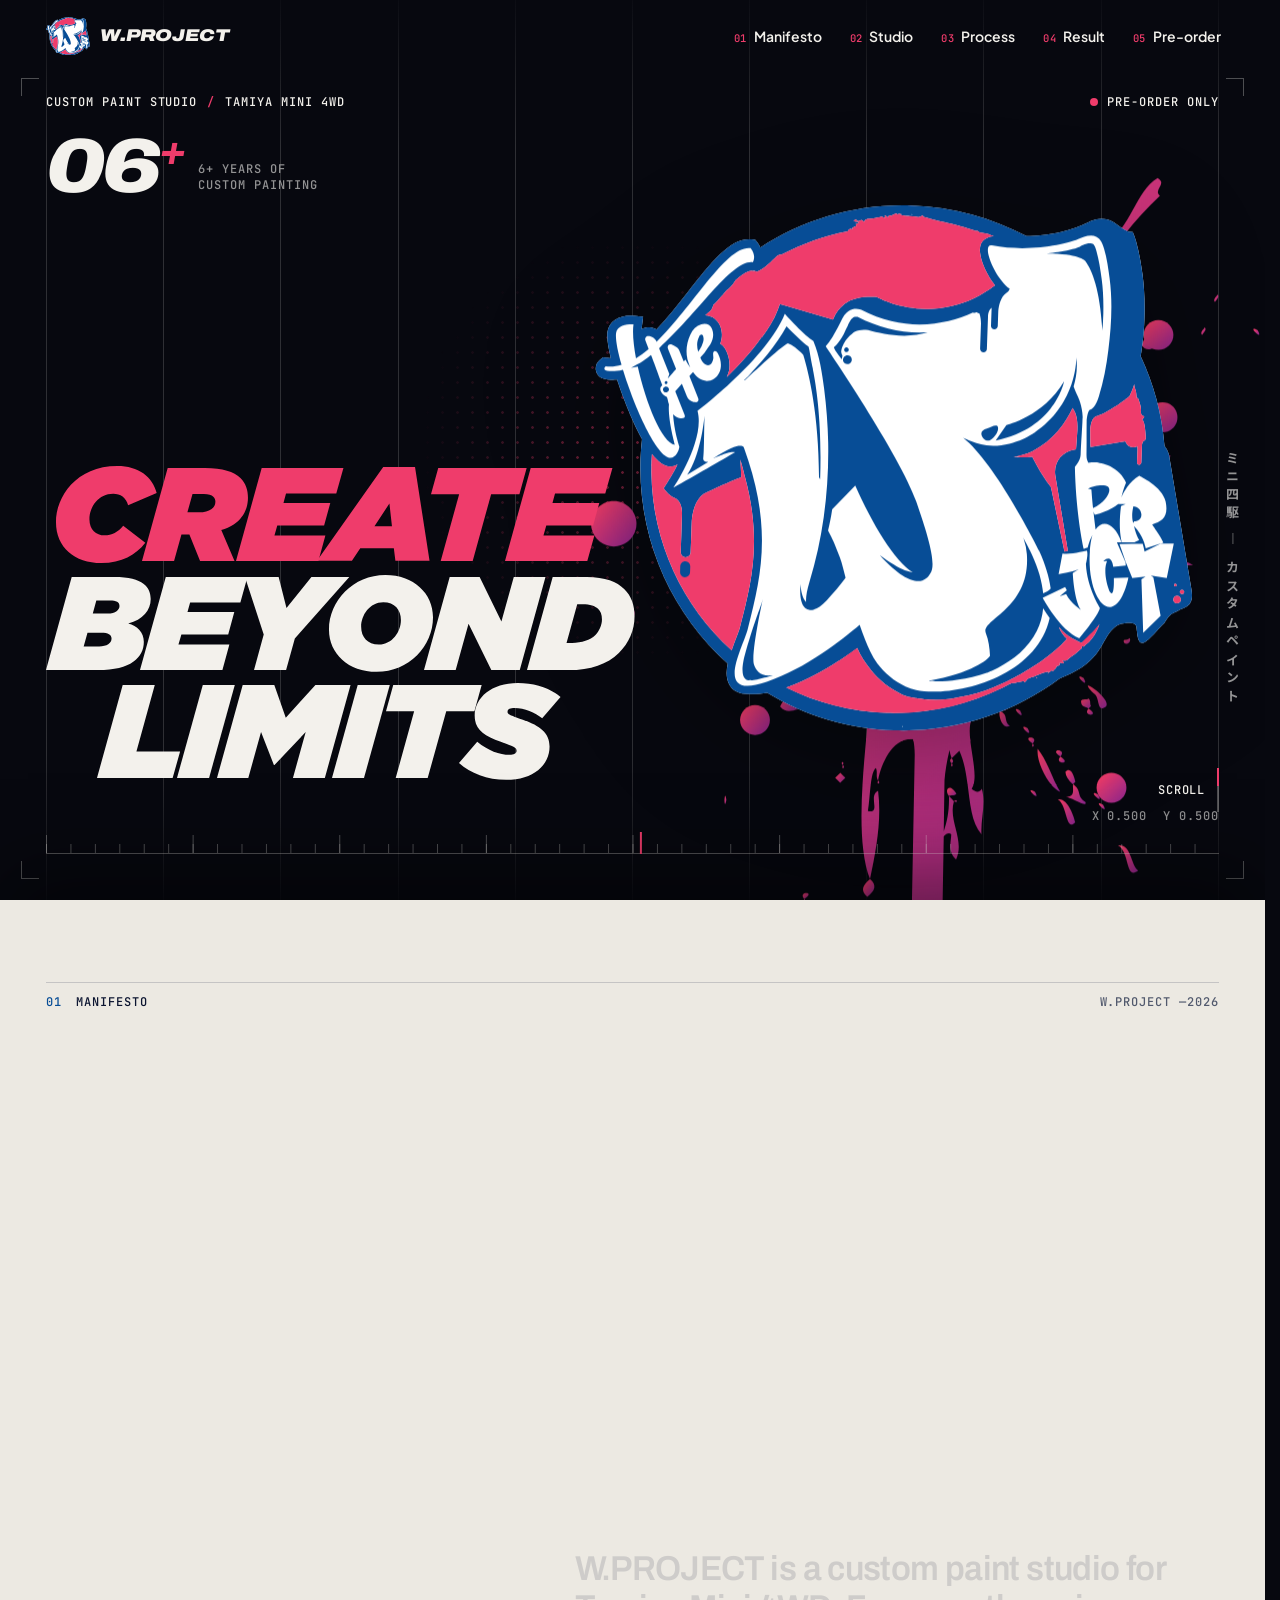
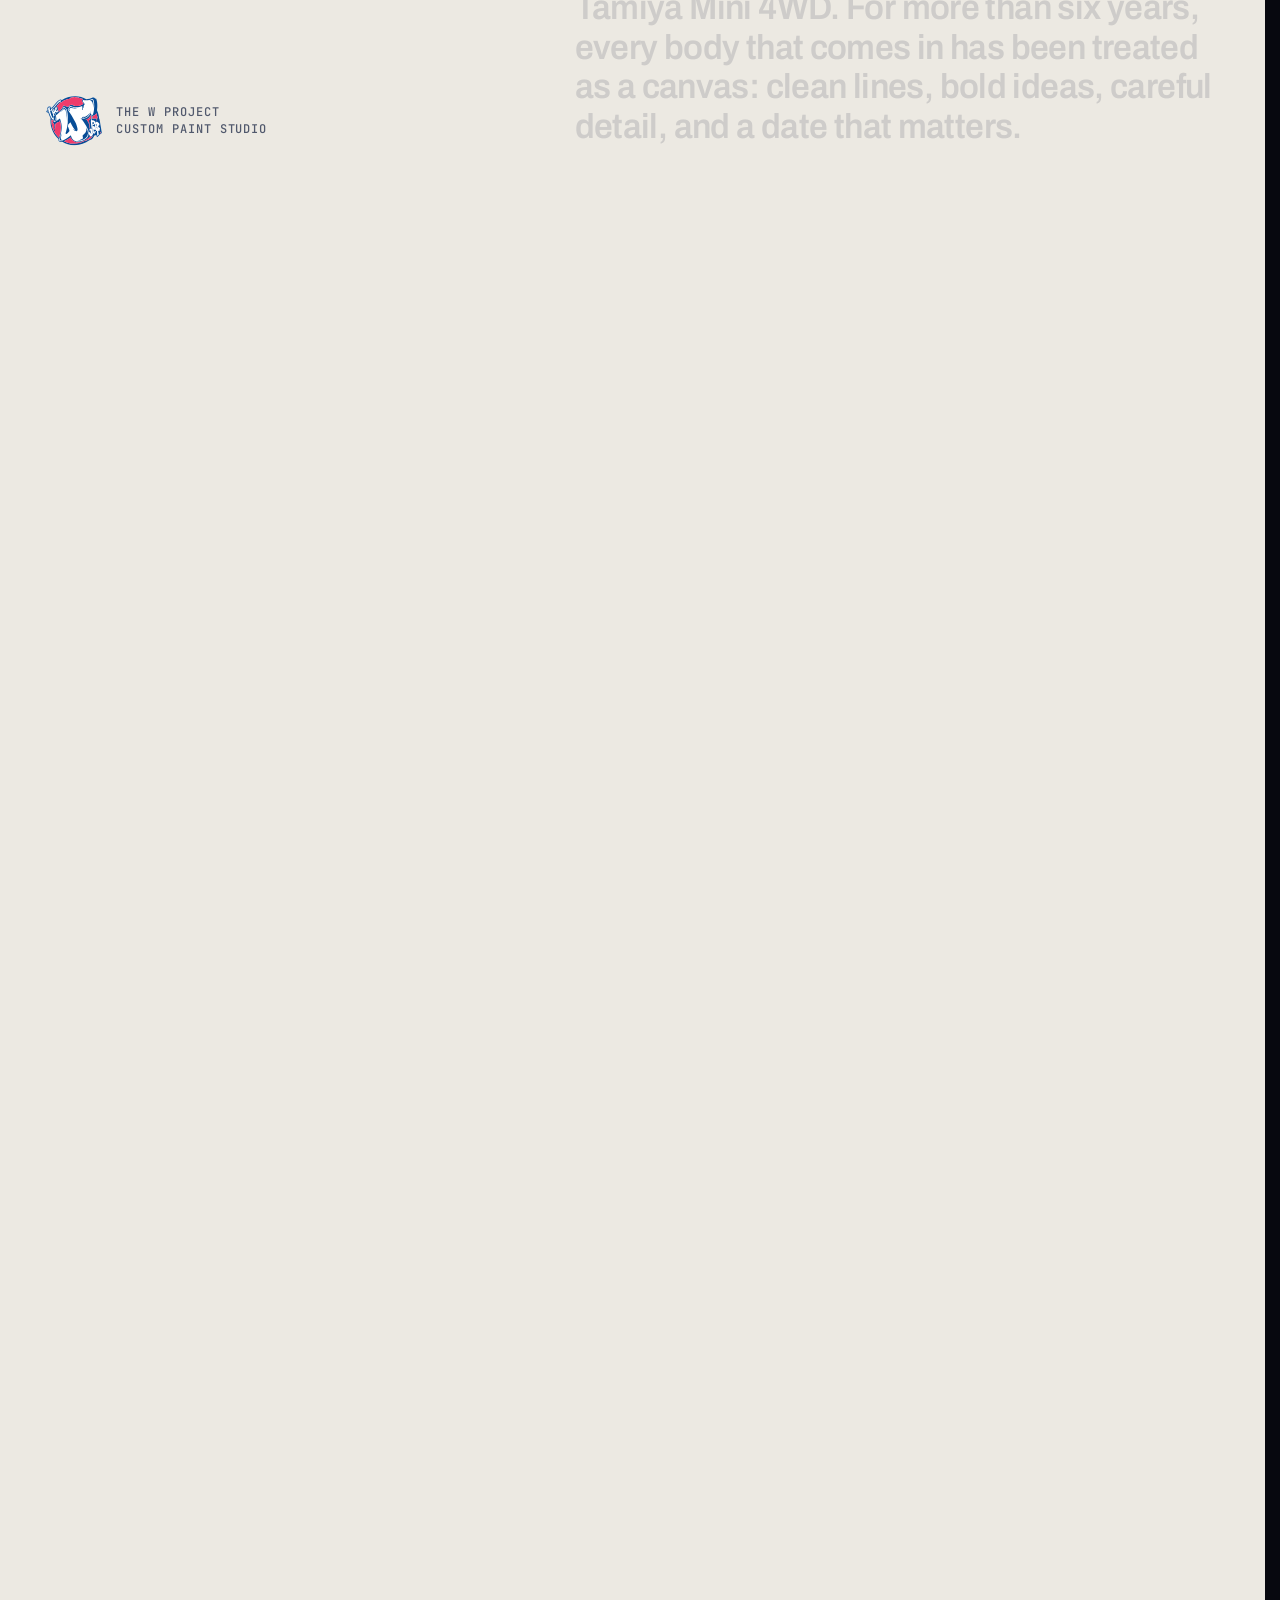
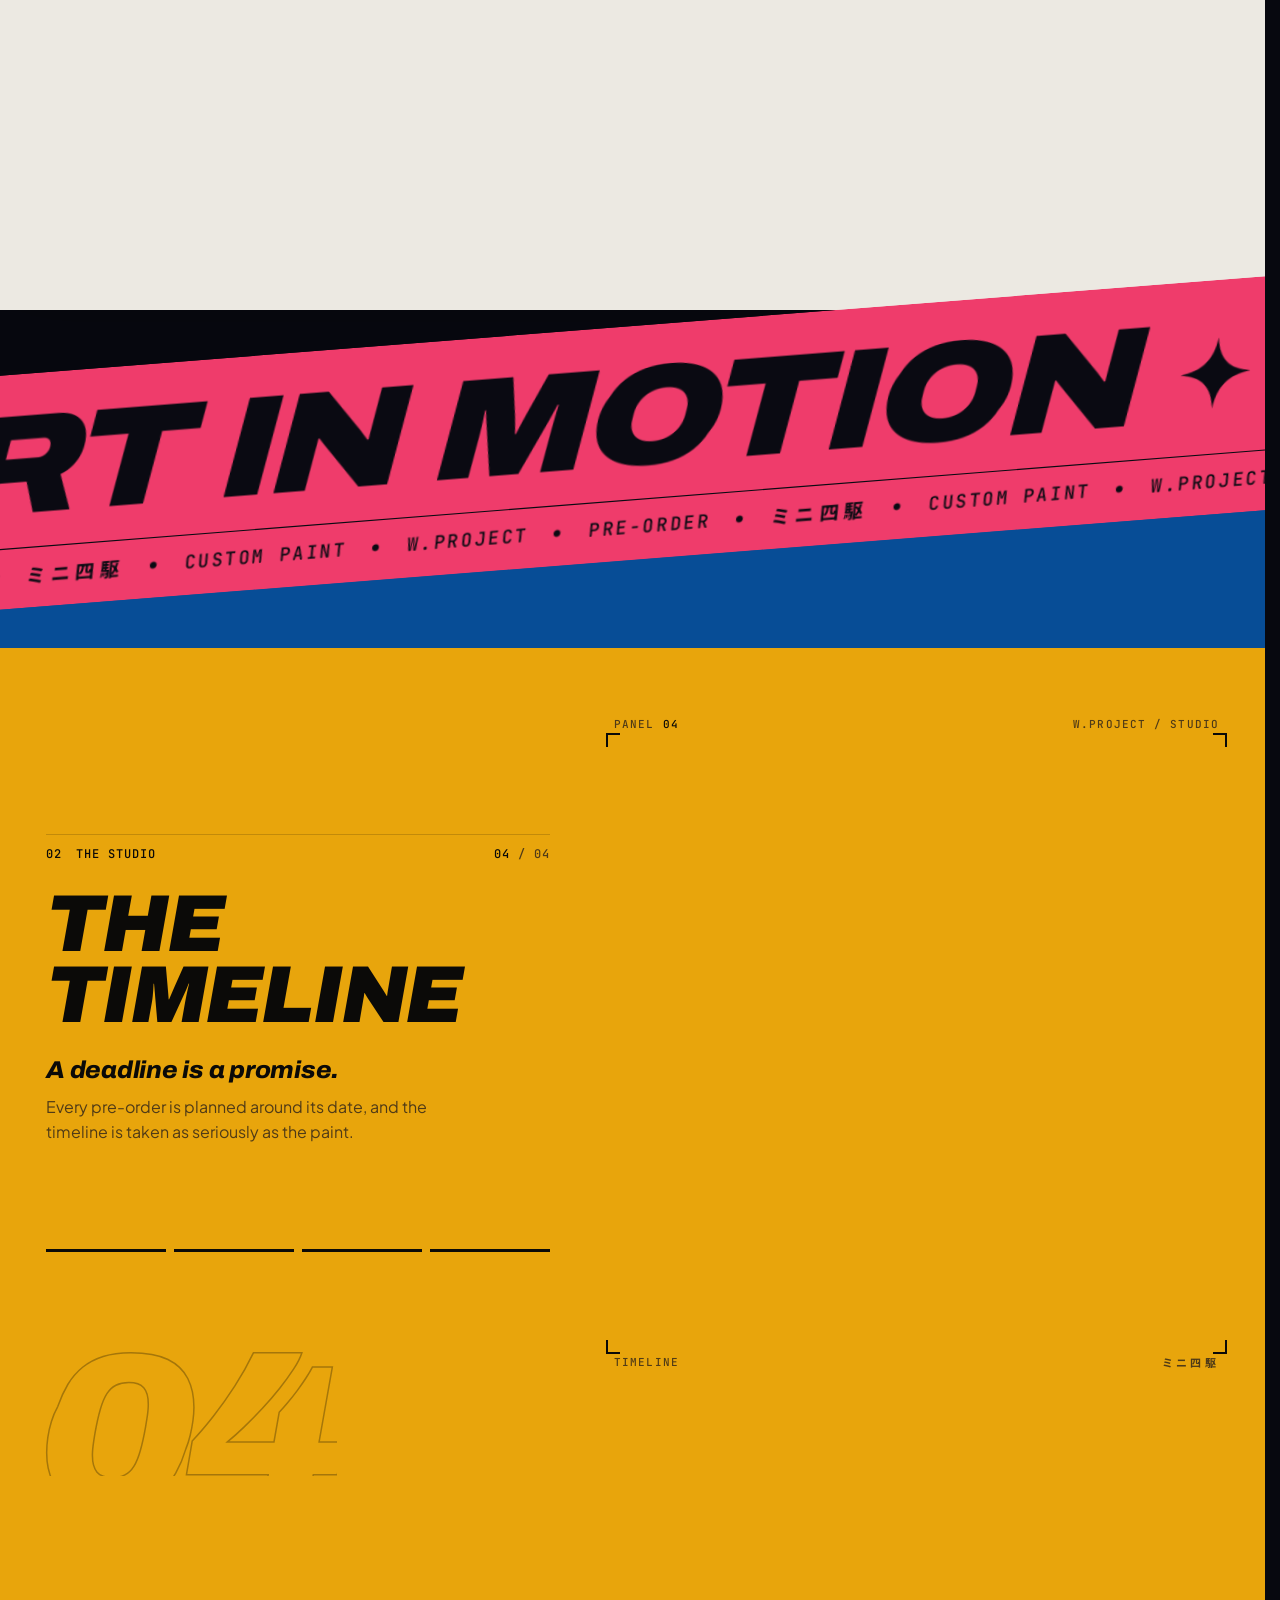
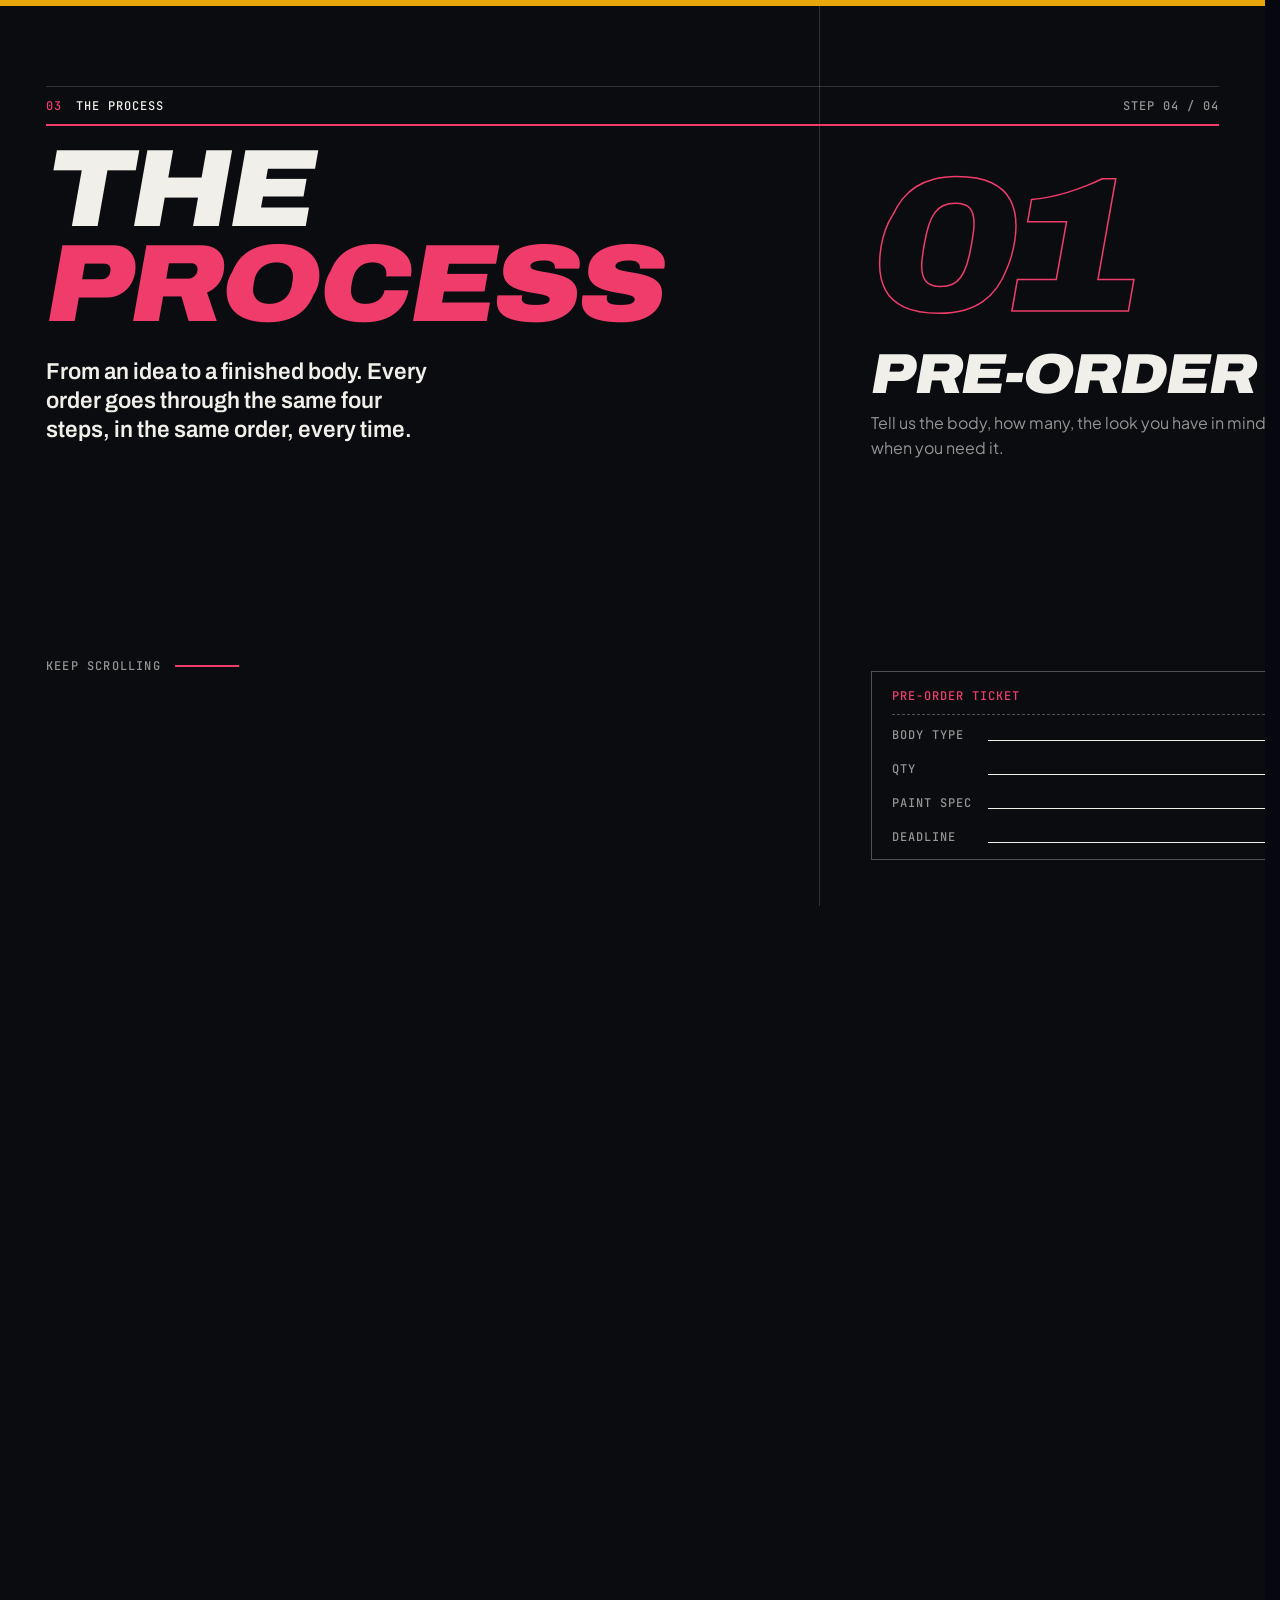
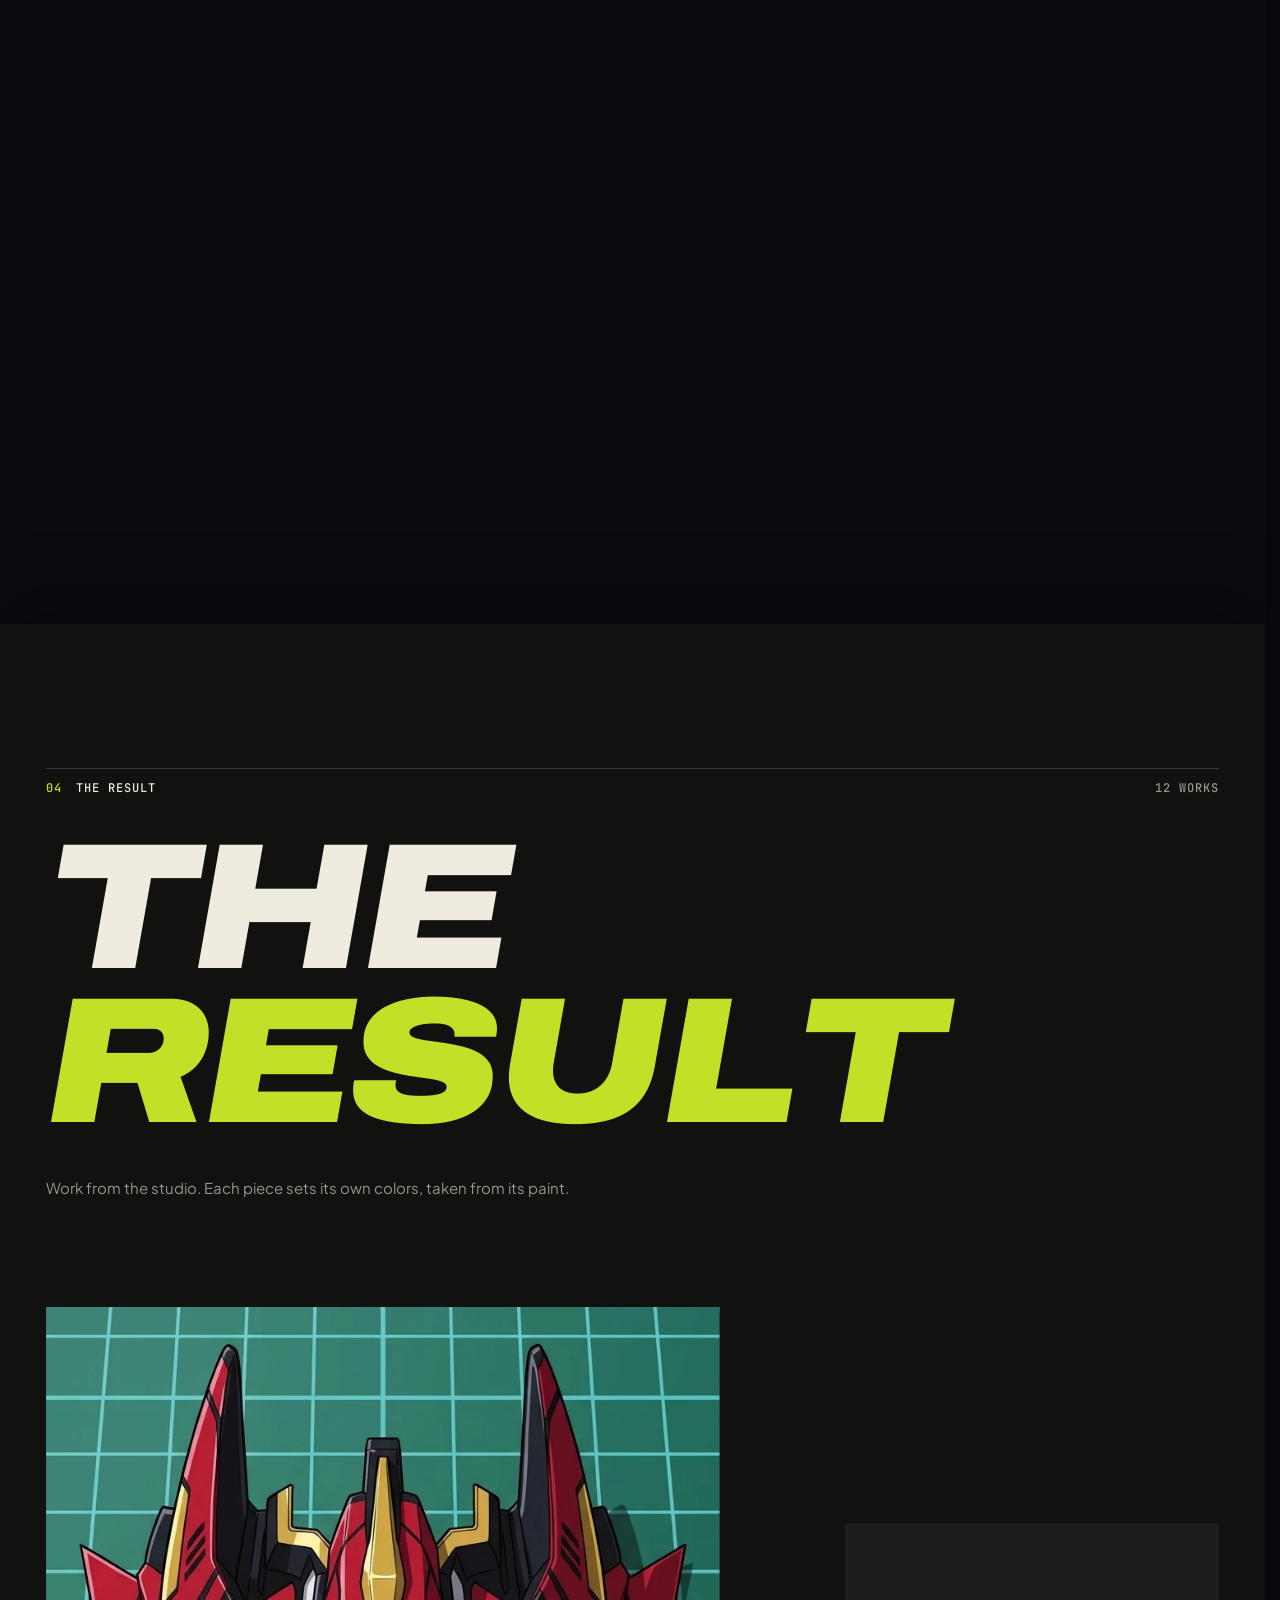
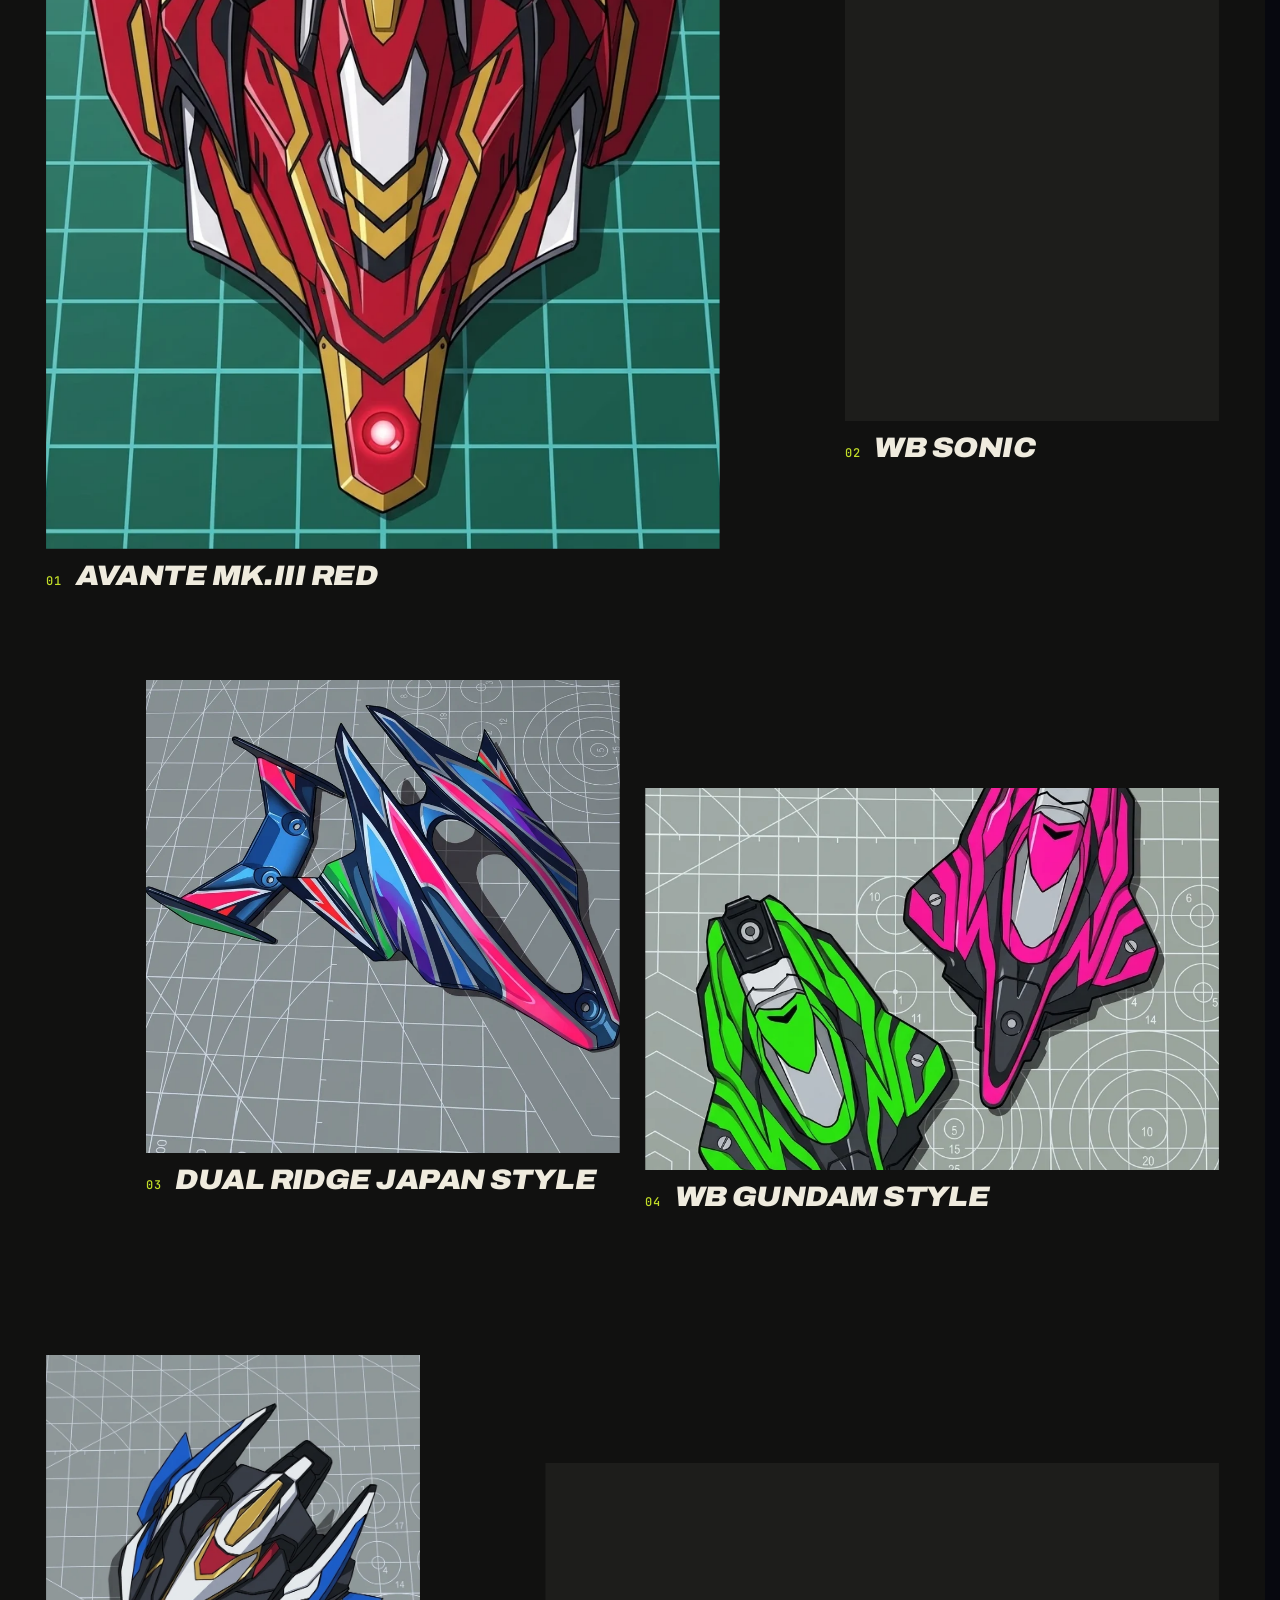
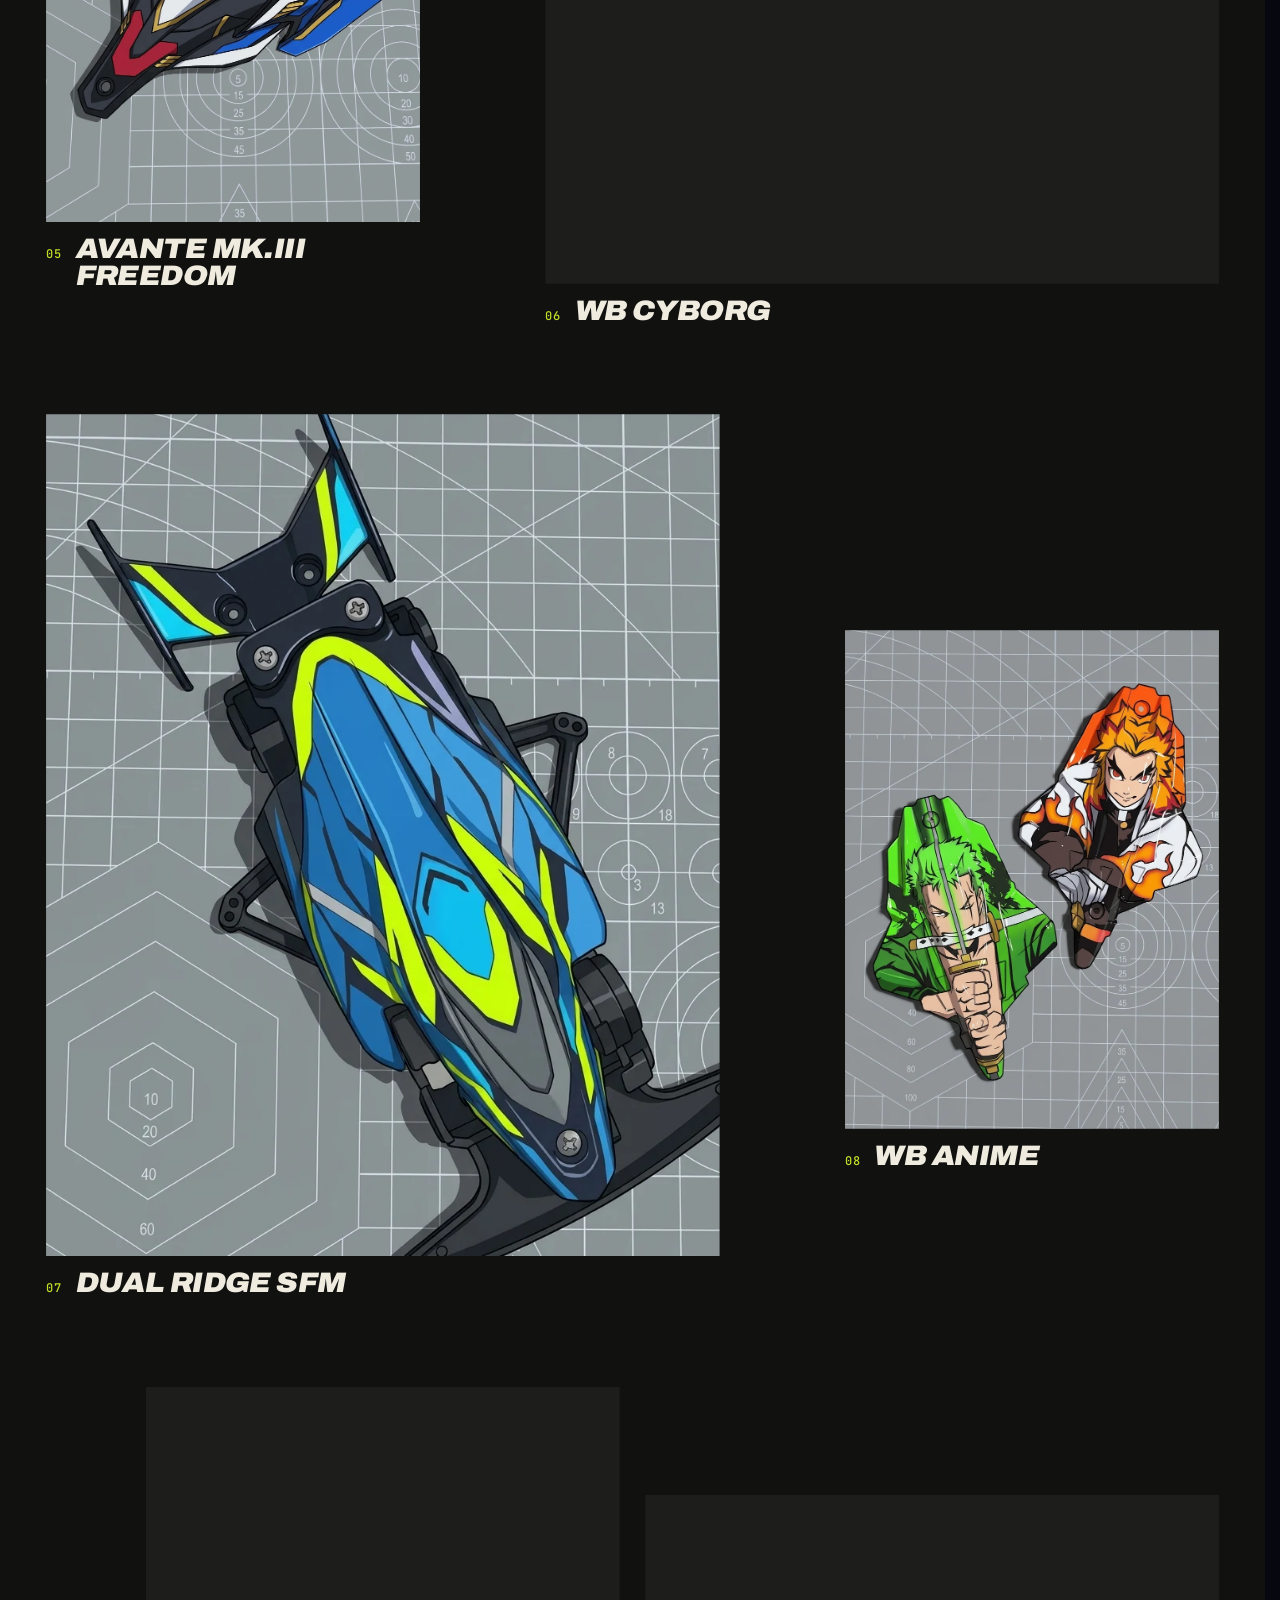
<file: studio/index.html>
<!doctype html>
<html lang="en">
<head>
<meta charset="utf-8">
<meta name="viewport" content="width=device-width,initial-scale=1,viewport-fit=cover">
<script>(function(d,l){var p=l.pathname;if(!/\/$|\.html?$/.test(p)){l.replace(p+'/'+l.search+l.hash);return}var m=function(q){return matchMedia(q).matches},r=d.documentElement;r.className='js'+(m('(prefers-reduced-motion: reduce)')?' rm':'')+(m('(hover: hover) and (pointer: fine)')?' fine':'');setTimeout(function(){r.classList.add('go','done','settled')},4000)})(document,location)</script>
<title>W.PROJECT — Custom Paint Studio</title>
<meta name="description" content="W.PROJECT is a custom paint studio for Tamiya Mini 4WD bodies. More than six years of clean lines, bold ideas and careful detail, by pre-order.">
<meta name="theme-color" content="#07080F">
<meta property="og:title" content="W.PROJECT — Custom Paint Studio">
<meta property="og:description" content="Custom paint for Tamiya Mini 4WD. Create beyond limits.">
<link rel="icon" type="image/png" sizes="32x32" href="../icon-32.png">
<link rel="apple-touch-icon" href="../icon-180.png">
<link rel="preconnect" href="https://fonts.googleapis.com">
<link rel="preconnect" href="https://fonts.gstatic.com" crossorigin>
<link rel="stylesheet" href="https://fonts.googleapis.com/css2?family=Archivo:ital,wdth,wght@0,62..125,100..900;1,62..125,100..900&family=JetBrains+Mono:wght@400;500&family=Plus+Jakarta+Sans:wght@400;500;600&display=swap">
<link rel="stylesheet" href="https://fonts.googleapis.com/css2?family=Noto+Sans+JP:wght@700&text=%E3%83%9F%E3%83%8B%E5%9B%9B%E9%A7%86%E3%82%AB%E3%82%B9%E3%82%BF%E3%83%A0%E3%83%9A%E3%82%A4%E3%83%B3%E3%83%88%E2%80%94%E3%83%BB&display=swap">
<link rel="stylesheet" href="studio.css">
<script src="studio.js" defer></script>
</head>
<body>
<svg class="defs" width="0" height="0" aria-hidden="true" focusable="false"><defs><symbol id="wlogo" viewBox="104.3 40.7 479.9 423.9"><path class="lg-back" fill="#fff" d="M581.7 349.6L564 243.5C563.5 240.3 562.1 237.5 560.2 235.2C558.2 209.8 551.6 185.7 541.2 163.6C545.7 136.4 544.6 113.5 542.7 98.4C540.4 79.7 536.5 68.6 536.3 68.1L534.9 64.4L531.2 64C529.5 63.5 524.4 60.2 520 56.9L519.7 56.6L519.3 56.4C515.1 54 510.2 53.3 505.1 54.5C502.5 55.1 500.6 56.1 499.9 56.5C493 59.9 485.5 62.6 477.6 64.5C467.6 66.8 458 67.6 450.1 67.7C422.7 53.1 391.6 44.3 358.5 43.2C314.1 41.7 272.5 54.2 237.8 76.7C237.2 75.5 236.5 74.2 235.5 72.9L233.7 70.7L230.9 70.3C230.3 70.3 229.8 70.2 229.2 70.2C213.6 69.7 198.7 88.5 180 112.2C171.8 122.5 163.5 133.2 154.9 142.2C154.5 142.1 154.2 141.9 153.8 141.7C152.7 141.2 151.8 140.9 150.8 140.7L150.4 140.6L150 140.5C149.7 140.5 149.3 140.5 149 140.4C146.8 140.4 144.8 140.9 143.2 142C143.2 140.9 143.3 139.9 143.4 139L144.3 132.1L137.4 131.3C137.1 131.2 136.5 131.2 135.8 131.1C124.7 130.8 116.9 135.9 115.8 144.3C115.3 148.6 116.2 155.5 118.5 164.9C118.1 164.9 117.7 164.9 117.2 164.9C116.6 164.9 115.9 164.8 115.2 164.8L112.4 164.4L110.1 166.2C106.1 169.3 105.3 174.7 108.3 178.5C109.5 180 111.8 182 118.6 182.2C120.2 182.3 121.8 182.2 123.5 182.1C126.8 192.1 134.3 213.2 143.4 229.5C142.8 234.8 142.4 240.2 142.2 245.7C140.1 310.1 167.3 368.7 211.8 408.6C210.4 415.2 210.4 421.4 213.5 426.1C215.2 428.9 218.8 432.3 225.9 432.7C231.2 433.4 237 433 243.3 431.9C273 449.9 307.6 460.7 344.7 461.9C394 463.6 439.8 448 476.5 420.7C476.5 420.7 476.5 420.7 476.5 420.7C504.7 409.6 508 397.5 514.4 387C518.7 379.9 523.1 377.7 525.6 377L529.5 376.3C538.6 375.2 537.9 380.3 537.9 380.3C538.7 387.3 539.1 393.9 544.2 391.6C548 390 554.8 381.3 560.2 376.1C565.8 366.9 567.9 369 572.5 365.6C572.5 365.6 572.9 365.5 572.9 365.4C581.2 362.8 583.2 358.4 581.7 349.6Z"/><path fill="#074D96" d="M193.3 210.6C193.4 209.7 193.4 209.2 193.4 209.2C193.4 209.4 193.4 209.9 193.3 210.6ZM510.6 143.6C511 138.7 511.3 133.9 511.4 129.4L511.4 128.7L511.4 128.5C511.6 119 511.2 110.4 510.1 102.2C509 93.9 507.9 86.4 505.9 79.5C504.7 75.3 503.6 74.2 503 73.9C502.7 73.8 501 73.2 498.6 73.7C496.7 74.2 496.3 74.4 494.6 75.1C494.1 75.4 493.4 75.7 492.6 76.1C484.2 79.8 464.5 81.6 464.5 81.6C491.3 81.3 496.7 87.1 496.9 87.4C502.7 95.2 508.6 110.7 510.5 141.2C510.6 142 510.6 142.8 510.6 143.6ZM169.6 234.2C169.6 234.2 163.8 213.5 164.9 201.9C164.7 201.3 164.5 200.6 164.3 200C164 198.5 163.7 197.2 163.3 196C162.3 195.6 161.4 195 160.5 194.2C159.6 193.5 159 192.7 158.5 191.7C158.1 190.8 157.9 189.9 158 189C158.1 188.1 158.6 187.3 159.6 186.6C158 182.7 156.6 178.7 155.2 174.8C154.5 172.8 152.6 167.6 150.6 162.6C149.8 163.2 149.1 163.8 148.3 164.3C145.3 166.7 142.4 168.5 139.6 170C139.6 170 139.6 170 139.6 170L139.6 170L134.7 172.8L140 171.8C146.3 200.3 159.3 232.9 169.6 234.2ZM515 267.5C512.1 265.3 503.1 266.8 499.1 269.1L501.9 269.9C501.9 269.9 502.4 276.5 503.2 284.7C513.3 279.8 518.8 270.5 515 267.5ZM536 295.2C536 295.2 542.5 294.9 541.7 289.2C540.9 283.5 535.4 283.3 535.4 283.3C535.4 283.3 533.3 291.3 535.3 296.6L536 295.2ZM304.6 164C303.3 165.4 303.4 167.7 304.9 169C306.4 170.2 308.6 170.1 309.9 168.6C311.2 167.1 311 164.9 309.6 163.6C308.1 162.3 305.8 162.5 304.6 164ZM434.1 218.4L425.5 230.7C473.2 221.2 480.1 183.5 480.1 183.5C463.7 211.6 434.1 218.4 434.1 218.4ZM163.3 192.2C164.6 191.8 165.2 190.4 164.8 189.2C164.3 188 163 187.3 161.7 187.8C160.5 188.2 159.8 189.6 160.3 190.8C160.7 192 162.1 192.7 163.3 192.2ZM163 185.6C163.6 185.4 163.9 184.7 163.7 184.1C163.5 183.5 162.8 183.2 162.2 183.4C161.6 183.6 161.3 184.3 161.5 184.9C161.7 185.5 162.4 185.9 163 185.6ZM190.9 155.5C191.9 153.3 192.9 151 192.4 148.5C192.2 147.5 192.1 146.4 191 146.2C189.9 146.1 189.3 147 188.9 147.9C187 151.7 187 155.6 188.2 160C189.2 158.2 190.2 156.9 190.9 155.5ZM232.7 409.4C230 401 239.8 357 239.8 357C238.2 363.7 234.6 370.3 226.1 399.3C218.8 424.5 229.6 421.9 229.6 421.9C233.1 422.6 248.4 417.8 248.4 417.8C238.1 419.6 234.4 414.4 232.7 409.4ZM285.5 261.7C286.9 219.8 283.1 190.8 279.6 173.6C279.7 173.7 279.7 173.8 279.8 173.9C278.1 166.9 277.1 158.1 276.2 155.8C271.2 152.2 264.1 145.2 258.7 139.6C250.6 154.5 237.6 169.7 224.7 182.7L224.7 182.7C224.7 182.7 227.8 179.7 232 175.6C228.2 179.6 225.3 182.5 224.7 182.7L225.7 182.5C225.7 182.5 255 154.8 259.8 153.2C263 154.4 267.7 157.6 272 162.4C276.7 177.7 284.4 210.3 284.6 260L285.5 261.7ZM192.3 244.3C193 240.8 193 216.8 193.3 210.6C192.7 216.9 189.7 243.2 179.4 258.1L196.1 247.9C196.1 247.9 191.4 248.1 192.3 244.3ZM427.3 220C426.5 217.1 421.4 220.3 418.5 221.1C415.5 222 413.4 223.6 414.3 226.5C415.2 229.4 418.6 231.9 421.2 230.3C424.9 228 428.2 223 427.3 220ZM307.9 159.6C308.6 158.8 308.5 157.6 307.7 156.9C307 156.2 305.8 156.3 305.1 157.1C304.4 157.9 304.5 159.1 305.3 159.8C306.1 160.4 307.3 160.4 307.9 159.6ZM315.3 132.1C315.1 132.1 314.1 131.9 313.1 132.1C311.7 132.4 310.5 133.7 309.5 135.2L309.5 135.2L309.5 135.2C308.7 136.4 308.1 137.7 307.7 138.6L307.7 138.8L307.6 139L305.9 142.4C302 151.9 296.4 156.4 296.4 156.4C297.3 159.3 302.7 165.9 302.7 165.9L303.3 163.1C302.9 162.1 302.2 160.5 302.3 159.5C302.5 158.3 302.7 157.2 303.1 156.1C306.2 148.2 313 144 313.4 143.8C316 142.7 319.5 142 323.8 142.7C323.8 142.7 323.8 142.7 323.8 142.7C334.9 145.9 354.6 149.9 372.1 144.3C372.2 144.3 372.2 144.3 372.2 144.3C352.9 145.7 333.8 141.7 315.3 132.1ZM178 327.1C175.8 327 174 328.8 173.9 331L173.8 335.7C173.7 337.9 175.4 339.7 177.6 339.8C179.8 339.8 181.6 338.1 181.7 335.9L181.9 331.2C181.9 329 180.2 327.2 178 327.1ZM574.1 353.2C573.2 353.2 572.4 352.4 572.4 351.4C572.5 350.5 573.3 349.7 574.2 349.8C575.2 349.8 576 350.6 575.9 351.6C575.9 352.5 575.1 353.3 574.1 353.2ZM570.1 360.6C568.5 360.5 567.2 359.1 567.2 357.5C567.3 355.8 568.7 354.5 570.3 354.6C572 354.6 573.3 356 573.3 357.7C573.2 359.3 571.8 360.6 570.1 360.6ZM562 340.4L549.3 338.4L551.3 339.9L557.1 370.5L543.2 384.1L541.8 341.4L545.1 339.3L534.5 340.4L529.2 327.4L524.3 313.4L534.2 313.1L542.8 313.1C543.5 315.4 544.3 319.3 544.3 319.3L557.2 313L567.6 313L562 340.4ZM518.1 363.3C508.9 366 498.6 346.2 500.7 318.7L500.6 318.8C500.9 314.7 501.5 309.7 502.7 306.3C502.7 306.3 500.4 310.1 498.9 316.2L496.9 316.7C496.8 316.7 496.4 317.1 495.7 317.2C493.8 308.2 489.4 284.1 488.7 251.7C488.7 251.7 493.1 246.9 493.3 242.1C493.6 233.3 494.6 220.6 494.8 213.5C494.9 212.9 494.9 212.3 494.9 211.7C494.8 203.3 491.2 195.8 491.2 195.8L491.2 195.8C489.6 192.5 488.4 189.6 487.7 187.6C489.8 180.7 491 172.8 489.8 164.4C489.8 164.4 491.1 200.8 456.6 224.3C456.6 224.3 439.1 237 418.1 234.6C412.2 233.6 407.3 231.9 404 230.6C403.9 230.5 403.8 230.5 403.7 230.4L403.7 230.4C401 229.3 399.4 228.4 399.4 228.4C425.9 249.3 460.2 318.8 460.2 318.8C465.2 329.7 468.1 339.7 469.4 348.8C467.9 350.3 465.9 351.7 463.4 352.6C462.5 343 459.5 332.6 454.4 321.6C454.1 320.9 451.5 315.8 447.5 308.2C448 309.6 448.7 312.2 449.6 315.6L450.4 321.5C450.4 321.3 450.4 321.2 450.4 321.1C450.4 321.3 450.4 321.5 450.4 321.5C453.6 365.1 413 373.6 417.7 384.5C419.9 389.8 420.7 396.6 421 402.4C419.6 405.3 406.1 416.4 371.9 422.4C371.9 422.4 392.5 425 419 415.8C418.9 415.9 418.7 416 418.6 416C419 415.9 419.5 415.6 420 415.4C420.9 415.1 421.7 414.8 422.5 414.5C422.5 414.5 422.5 414.4 422.5 414.4C424.2 413.7 425.8 412.9 427.4 412C439.3 405.9 451.5 396.6 458.4 382.6C461.1 377 462.8 371 463.4 364.6C465.1 367.4 466.8 370 468.6 372.3C457.9 420.9 390.4 435.8 362 429.8C359.1 429.2 356.3 428.2 353.6 427C344.8 422.9 336.8 416.2 331 408.5C326.9 402.9 323.9 396.2 321.4 389.8C319.8 385.8 318.4 381.8 317 377.8C303.4 389.5 274 412.7 242.9 423.3C199.2 438.2 223.8 396.7 227.8 380.9C238.8 338 247.7 299.4 224.6 236.1L224.6 236.1C224.6 236.1 222.4 230 200 245.2C200 245.2 213.6 238.7 217.6 240.2C206.8 246.5 185.4 259 168.5 268.3C168.5 268.3 193.9 230.4 187.7 207.2C187.7 207.2 243.6 164.9 257.3 129.7C257.3 129.7 273.9 148.1 280.1 151.3C280.1 151.3 280.1 151.4 280.1 151.4C285.1 163.4 287 176.9 288.7 189.6C290.5 203.6 291.6 217.8 291.9 231.9C292.6 269.3 288.1 307.6 277 343.4C274.9 350.3 274 355.8 274.3 359.6C270 355.1 269.9 345.1 269.9 345.1C267.5 370.9 280.8 365.5 280.8 365.5L280.8 365.4C283.5 364.6 286.8 362.2 290.8 358.1C296.3 352.3 301.5 345.9 305.8 340.2C304.3 334.7 303.2 329.1 301.2 323.8C296.7 312.2 295.7 309.8 291.8 302.5C293.1 297.4 294.2 291.8 295.1 285.6L313.5 266.7C326.6 296.5 345.2 327.7 359.4 335.8C349.2 334.9 332.8 321.9 332.8 321.9C359.7 351.6 369.9 342.9 373.3 336.8C378.8 329.7 371.2 305.6 362.1 279.2C349.4 242.7 289.9 155.5 289.9 155.5C294.6 151.3 301.8 136.3 301.8 136.3C307.6 121.6 318 126.3 318 126.3C353.7 144.9 385.6 138.5 407.3 128.7C408.2 128.9 409 129 409.4 128.7C410.6 128.1 411 128.9 411 128.9C411 128.9 411.9 129.3 412.6 129.4C413.6 132.4 413.8 135.4 413.8 137.4L413.1 157.5C413.1 159 414.3 160.3 415.8 160.3C417.2 160.4 418.5 159.2 418.5 157.7L419.4 132C419.5 127.9 421 125.8 422.3 124.8L421.8 139.3C421.7 140.8 422.9 142.1 424.4 142.1C425.9 142.2 427.1 141 427.2 139.5L427.6 127.5C428 123 429.3 116.1 434.2 112.8C436 111.5 436.5 110.7 436.4 110.1C436.6 109.9 436.8 109.7 436.8 109.7C424.4 100.8 413.7 73.4 422.5 75.1C451.8 80.8 482.3 74.1 490.9 70.3C495.1 68.4 501.3 66 505.8 68.2C509.3 69.9 511 74.1 512 77.7C514.3 85.3 515.4 93.5 516.4 101.3C518.9 120.2 517.8 139.7 515.4 158.6C513.9 171.1 511.6 183.7 507.8 195.7C505.3 203.6 502.5 206 500.3 206.4C498.5 208.5 498.1 214.8 498.1 214.8C498 225 498.1 238.9 498 242.8C497.9 245.4 498.8 247.4 499.5 248.5C501.1 248.3 502.8 248.2 504.5 248.2L504.5 248.2C505 248.3 519.8 248.6 527.6 260.8C528.5 262.1 529.1 263.3 529.5 264.5C527.2 269.8 525.8 276.1 525.8 276.1C526.7 273.5 529.1 269.8 530.4 267.9C530.4 267.9 530.4 267.9 530.4 267.9C533 264.3 536.2 260.8 540 258.8C540 258.8 558.6 267.2 561.1 279.5C563.6 291.8 558.4 295.4 550.3 297.7C550.3 297.7 558.3 308.8 559.3 312.3L557.9 312.7L557.8 312.8L556.9 313L545.2 316.7C545.1 315.8 544.7 314.4 544.2 313.1L544.3 313.1C544 312.4 543.8 311.6 543.4 310.7C543.3 310.6 543.3 310.4 543.3 310.4C543.3 310.4 543.3 310.4 543.3 310.4C542 307.2 539.7 303 535.9 299C535.9 299 537.5 306.3 540 310.1L536.2 311.9L526.1 311.9C524.9 307 523.6 297.7 525.5 283L529.2 281.5C529.2 281.5 525.7 281.2 523.2 281.5C523.2 281.5 523.2 281.5 523.2 281.4C523.1 281.6 522.9 281.7 522.7 281.8C522.7 281.8 515.5 287.5 504.6 290C504.2 289.1 503.8 288.3 503.5 287.4C504 292.1 504.6 297.1 505.2 301.7C511 293 520.7 296.7 525.9 311.9L522.2 311.9L529.1 327.9C529.2 328.7 529.2 329.6 529.3 330.5L519.3 331.5C519.3 331.5 518.2 320.4 511.4 327.1C511.4 327.1 513.4 326.8 514.5 326.9C514.5 326.9 510.2 334.1 516.2 350.8C516.2 350.8 520.2 358.8 519.8 340.5L531.4 340C531.4 340 527.7 360.5 518.1 363.3ZM473.1 258.6L483.1 318.7C482 319.1 481.1 319.3 480.4 319.3L469.6 267.8C467.3 264.9 465.2 262 463.3 258.9C460.4 254.5 457.5 249.1 454.7 243.7C447.2 244.6 439.5 243.9 439.5 243.9C447 242.7 452.6 240.3 454.8 239.3C471.8 230.5 481.5 216.4 486.9 204.8C488.2 207.4 491.7 210.3 490.5 225.6C490.1 230.7 489.9 235.1 489.6 237.8L487.7 238.2C478 239.8 471.5 248.9 473.1 258.6ZM492.2 388.5C476.9 382.3 463 356.2 463 356.2L480.9 347.6L482.3 350.3L476.6 355.1L481.7 353.2C485.6 360.7 493.6 365.9 493.6 365.9C488 358.3 487 336.4 487 336.4L491.9 333.3C486 335.9 475.7 337.4 475.7 337.4L478.8 320.8C484.3 322.2 498.3 318.6 498.3 318.6C499.5 321.5 497.5 329.2 497.5 329.2C498.4 348.2 508.7 364.2 508.7 364.2C507.9 369.9 492.2 388.5 492.2 388.5ZM497.4 393.5L495.8 395C495.4 394.9 494.9 394.8 494.3 394.7C494.3 395.4 494.2 395.9 494.1 396.4L488.8 401C487.1 402.1 484.9 403.6 482.2 406.1C478.8 406.4 478.8 406.5 478.4 406.1C478.4 406.2 478.3 406.2 478.3 406.3C478.2 406.3 478.2 406.3 478.2 406.3C478.4 406.3 478.5 406.3 478.8 406.4C478.9 407.1 480.1 407.3 479.8 408.3C478.7 408.9 477.9 407.7 477 408.1C476 408.5 476.7 409.1 476.5 410C475 410.4 474.5 410.7 474.3 410.6C474.3 410.6 474.2 410.6 474.2 410.7C474.2 412.3 472.5 413 471.8 414.2C470.6 414.7 470.4 414.4 470.3 413.9C469.9 414.6 469.1 415.3 467.9 415.6C467.9 416.1 467.6 416.5 467.1 416.8C467.1 416.3 467.4 415.9 467.9 415.6C466.5 414 458.3 418.7 452 420.4C450 421 448.8 425.3 448 422.6C442.4 423.8 439.3 424.3 437.9 424.4C437.8 424.5 437.7 424.6 437.6 424.7C437.4 424.8 437.1 424.8 436.9 424.9C407.7 440.6 374.1 449.1 338.5 448C309.8 447 282.7 439.8 258.5 427.8C269.8 423.9 282.3 417.7 295.7 409.4C297.6 408.3 297.7 408.3 299 407.3C306 402.9 310.4 399.7 315.1 396.2C317.4 401.9 321.6 408.1 325.6 413.3C332.1 422.1 341.6 429 351.2 433.5C354.3 434.9 357.3 435.3 360.7 436C361 436.1 361.4 436.2 361.8 436.2C361.8 436.2 378.1 439.4 393.8 435.9C394.5 435.8 395 435.7 395.6 435.6C398.4 435.2 401.2 434.6 404 434C413.5 431.7 422.4 428.6 430.6 424.6C443.8 418.9 458.1 409.3 462 406.6L462.1 406.6L463.1 405.9C469.3 401.5 476.3 395.9 482.4 389C477.5 384.1 476 379.5 476 379.5C478.7 383 483 386.2 484.1 387C484.1 387 484.1 387 484.1 387C489.9 390.8 494 392.1 494 392.1C494 392.1 501.2 387.7 508.3 377.3C508.3 377.3 504.8 388.5 497.4 393.5ZM458.5 420.3C458.2 420.2 457.9 420.2 457.7 420.2C457.7 420 457.8 419.8 457.9 419.8C458.9 419.8 458.7 420 458.5 420.3ZM350.7 458.7C350.6 458.7 350.8 458.5 350.9 458.4C351 458.6 351.2 458.8 351.4 459C351.1 459.3 351.1 459.5 350.7 458.7ZM214.9 398C176 362.8 151.5 312.1 150.9 256C150.9 255.9 150.9 255.9 150.9 255.9C150.9 255.9 150.9 255.8 150.9 255.8C150.9 254.2 151 252.7 151 251.1C150.8 250.5 150.7 250 151 249.8C151 249.1 151 248.4 151 247.7C151.1 245.6 151.2 243.5 151.3 241.5C156 247.4 161 251.3 165.9 251.5C167.9 251.5 169.9 251 171.7 250C168.6 256.3 165.4 261.6 163.2 264.8L160.6 268.8L163.6 272.4C164.1 273 165.9 274.9 169.6 276.6L169.6 276.6C169.6 276.6 175.6 278.8 175.3 289L174.3 319.7C174.2 321.9 175.9 323.7 178.1 323.8C180.3 323.8 182.2 322.1 182.2 319.9L183.1 294.8C183.6 288.3 185.7 278.1 192.7 273.2C201 269.2 212.7 263.8 222.5 260.1C222.4 252.7 221.8 245.9 221.8 245.9C223.3 250.8 225.5 259.8 225.7 260.4C239.2 310.6 230.7 344.1 221.6 379.3C221 381.9 219.5 385.7 218 389.6C217 392.4 215.9 395.2 214.9 398ZM128.2 174.3C120 176.3 114.4 175.1 113.7 174.3C112.7 172.9 114.4 171.6 114.4 171.6C118.6 172.1 122.9 171.7 127.1 170.4C123.9 159.2 122.1 149.7 122.7 145.1C123.6 137.7 134.6 137.8 136.6 138.1C135.7 144.7 136.6 154.4 138.6 165.1C142 163 145.4 160.5 148.7 157.7C147.6 154.8 146.6 152.3 146.2 151.2C145.7 150 145.8 149.1 146.4 148.3C146.9 147.5 147.9 147.2 149.2 147.4C149.7 147.5 150.3 147.7 151 148C151.6 148.3 152.2 148.6 152.8 149C153.4 149.5 153.8 149.9 154.3 150.5C154.6 150.9 154.8 151.4 155 151.9C184.3 123.5 210.7 74.7 230 77.2C235.1 83.7 231.8 88.5 231.8 88.5C215 86.4 187.9 129.3 157 157.1L165.2 177.8L163.9 181.2L168 176.7C168.5 176.1 169 175.5 169.5 175C169.9 174.5 170.3 174.1 170.6 173.8L164.2 157.7C163.7 156.6 163.8 155.6 164.3 154.8C164.9 154.1 165.7 153.8 166.7 154C168.2 154.5 169.5 155.2 170.8 156.2C172 157.1 172.9 158.1 173.3 159.3L176.6 167.6C176.9 167.5 177.1 167.3 177.4 167C177.5 166.7 177.8 166.5 178.2 166.4C179.7 169.8 181.9 172.4 181.9 172.4C181.1 171 180.2 167.7 179.5 165.6C179.6 165.6 179.6 165.6 179.6 165.6C178.1 158.8 179.1 152.4 182 146.1C183.7 142.2 186.7 139.5 190.7 138.1C194.2 136.8 198 138.2 199.3 141.9C201 146.3 200.1 150.4 197.7 154.3C197.2 155 196.7 155.7 196.1 156.6C196.1 156.6 192.8 162.1 189.9 164.5C190.6 166.5 191.7 168.1 193.2 169.5C195.2 171.3 197.9 171 199.2 168.6C199.8 167.6 200.1 166.3 200.3 165.1C200.5 163.7 199.4 160.3 201 159.5C201.6 159.2 202.3 159.4 202.8 159.8C203.3 160.2 203.7 160.8 204 161.4C205.9 165.2 206.9 169.6 206 173.7C205.1 177.9 202.1 181.7 198 182.8C192.1 184.4 187.4 180.9 184.1 176.2C183.1 177.3 182.1 178.3 181.2 179.3L188 196.5C188.6 197.9 188.6 198.9 188 199.5C187.4 200.1 186.6 200.3 185.6 200.1C184.9 200.1 184.2 199.9 183.6 199.6C182.9 199.3 182.3 199 181.7 198.6C181.1 198.1 180.6 197.7 180.2 197.2C179.7 196.6 179.4 196.1 179.2 195.5L175.2 185.5L169.9 191.5L177.2 209.9C177.7 211.2 177.7 212 177.2 212.5C176.7 212.9 176 213.1 175.1 213.1C174.2 213.1 173.3 212.9 172.3 212.6C171.3 212.2 170.6 211.8 170 211.5C169.3 211 168.8 210.4 168.2 209.8C169 223.4 173.2 235.5 173.2 235.5C173.2 235.5 172.8 240.6 168.9 243.6C158.5 251.7 138.2 207 128.2 174.3ZM422.3 122.8L422.2 122.8C422.2 122.8 422.3 122.7 422.3 122.7C422.3 122.7 422.3 122.8 422.3 122.8ZM234.6 95.8C234.7 96 234.7 96.1 234.9 96.2C241.8 93.5 247.1 87.1 250.6 84C252.1 82.6 253.7 82.2 254.7 82.4C271.1 73.8 288.8 67.4 307.5 63.8C308.3 62.9 309 61.3 310.8 62.2C310.9 62.3 310.8 62.4 310.9 62.4C310.9 62.4 310.9 62.3 310.9 62.3C310.9 62.1 311.1 62 311.3 61.8C311.3 61.8 311.3 61.8 311.3 61.8C311.3 61.5 311.3 61.2 311.3 60.9C312.3 60.9 311.3 60.5 314.4 59.7C314.2 59.1 314 58.5 313.9 57.9C314.1 58 314.4 58 314.8 58C314.7 58 314.7 58 314.7 58C316.1 57.1 316.8 57.1 316 56.5C315.9 56.5 315.9 56.5 315.9 56.5C315.8 56.5 315.6 56.4 315 56.3C309.8 55.5 313.4 55.1 313.5 54.4C314.5 54.6 315.1 55.1 315.3 55.6C315.4 55.5 315.7 55.6 316.1 55.7C319.1 54.5 318.1 54.3 320.6 56.2C322.6 52.4 323.6 55 334.5 52C337.3 53.1 337.3 53 337.5 53.4C337.5 53.4 337.6 53.4 337.7 53.4C337.7 53.4 337.7 53.4 337.7 53.4C337.6 53.3 337.5 53.2 337.3 53.1C337.5 52.4 336.6 51.8 337.2 51.2C338.3 51.1 338.5 52.3 339.4 52.4C340.3 52.5 340 51.7 340.5 51.1C341.8 51.3 342.3 51.4 342.4 51.5C342.5 51.5 342.5 51.5 342.5 51.4C343.2 50.2 344.7 50.3 345.7 49.6C346.9 49.7 347 50 346.8 50.5C347.4 50 348.3 49.8 349.4 50C349.6 49.6 349.9 49.4 350.4 49.4C350.2 49.8 349.9 50 349.4 50C349.8 51.8 358.1 51.4 363.7 52.4C365.5 52.7 368.1 49.8 367.7 52.2C372.5 53.5 375.2 54.2 376.3 54.7C376.4 54.7 376.5 54.6 376.6 54.6C381.5 56.2 393.8 58 397.7 59.9C398.4 60.1 405.9 62.2 410 63.6C409.9 63.5 409.9 63.5 409.9 63.4C411 63.4 411.9 63.6 412.5 64.6C412.5 64.6 412.5 64.6 412.5 64.5C412.5 64.6 412.5 64.6 412.6 64.6C412.6 64.5 412.6 64.5 412.6 64.6C414.8 65 417.1 65.4 419.3 65.8C420.7 66.5 422.3 67.1 424 67.6C423.2 67.7 422.3 67.9 421.6 68C420.7 68.3 419 68.7 417.4 69.8C415.3 71 413.8 73.1 413.2 75.7C413 76.8 412.9 78 412.9 79.2L413 80.3C413.6 88.2 418.9 99.1 425 106.9C414.2 115.1 402.6 120.7 390.4 123.5C358.2 131.1 332.2 117.1 332 116.9L330.7 116.2L329.2 116.1C323.8 115.9 319 116.2 314.9 117.2C309 118.6 305.7 121 304.2 122.4C300.8 124.9 298 128.7 296 133.7C295.9 133.9 295.8 134.1 295.7 134.3L253.4 121.9L251.3 127.4C248.7 134.2 244.3 141.4 238.9 148.5C238.9 148.4 238.9 148.3 238.8 148.2C230.3 160.4 220.2 171.3 211 180.1C211.8 178.5 212.4 176.9 212.8 175.2C213.9 169.8 213 163.8 210.1 158.2C209.5 157.1 208.7 155.6 207.1 154.4C206.7 154 206.2 153.8 205.8 153.5C207.6 148.8 207.6 144.1 205.8 139.4C203.8 134.3 199.2 131 193.8 130.8C194.1 130.5 194.5 130.2 194.9 130C195.8 128.2 198.9 128.4 200.2 122.6C202 121.7 210.1 111.8 210.7 111.1C210.1 111.6 215 108.5 217.9 103C220 101.1 222 99.5 223.9 98.2C223.9 98.2 224 98.2 224 98.1C226.7 96.3 229 95.3 230.9 95.4C230.9 95.4 233.5 95.7 234.6 95.8ZM358.6 50C358.8 50.2 359 50.3 359.1 50.4C359 50.5 358.9 50.6 358.8 50.6C358 50.2 358.3 50.2 358.6 50ZM531.2 196.3L532.2 195.4L532.8 194.2C534 191.9 535.2 188.7 536.2 185.5C536.2 186 535.8 186.6 536.6 189C537.8 191.4 537.7 194.1 538 196.6C538.4 196.8 539 196.9 539.1 197.1C540.3 200.5 541.8 203.9 541.4 207.6C541 211.7 544.3 210.6 544 212.3C543.5 213.3 541.6 213.9 542.8 214.7C544.2 215.6 545 222.4 545.3 228.8C545.3 229.1 545.2 229.5 545 229.8C545 229.9 544.9 229.9 544.9 230L545 230.1C545 230.1 544.9 230.1 544.8 230.1C544.5 230.6 544 231 543.5 231.2C542.8 231.9 542.2 233.2 542.2 235.2L541.7 248.4C541.7 249.4 540.9 250.1 540 250.1C539 250.1 538.3 249.3 538.3 248.3L538.7 237.5C538.7 236.9 538.6 236.1 538.5 235.4C537.5 235.9 536.4 236.1 535.2 236.1C532.2 236 529.8 234 529 231.3L501.2 235.9C501.1 232.6 501 228.1 501 223.2C501 222.4 501.1 212.3 506.4 211.3C517.3 207.4 529.7 197.5 531.2 196.3ZM568.9 345.1C569.5 345.1 569.9 345.6 569.9 346.1C569.9 346.7 569.4 347.1 568.8 347.1C568.3 347.1 567.8 346.6 567.8 346C567.9 345.5 568.3 345 568.9 345.1ZM581.7 349.6L564 243.5C563.5 240.3 562.1 237.5 560.2 235.2C558.2 209.8 551.6 185.7 541.2 163.6C545.7 136.4 544.6 113.5 542.7 98.4C540.4 79.7 536.5 68.6 536.3 68.1L534.9 64.4L531.2 64C529.5 63.5 524.4 60.2 520 56.9L519.7 56.6L519.3 56.4C515.1 54 510.2 53.3 505.1 54.5C502.5 55.1 500.6 56.1 499.9 56.5C493 59.9 485.5 62.6 477.6 64.5C467.6 66.8 458 67.6 450.1 67.7C422.7 53.1 391.6 44.3 358.5 43.2C314.1 41.7 272.5 54.2 237.8 76.7C237.2 75.5 236.5 74.2 235.5 72.9L233.7 70.7L230.9 70.3C230.3 70.3 229.8 70.2 229.2 70.2C213.6 69.7 198.7 88.5 180 112.2C171.8 122.5 163.5 133.2 154.9 142.2C154.5 142.1 154.2 141.9 153.8 141.7C152.7 141.2 151.8 140.9 150.8 140.7L150.4 140.6L150 140.5C149.7 140.5 149.3 140.5 149 140.4C146.8 140.4 144.8 140.9 143.2 142C143.2 140.9 143.3 139.9 143.4 139L144.3 132.1L137.4 131.3C137.1 131.2 136.5 131.2 135.8 131.1C124.7 130.8 116.9 135.9 115.8 144.3C115.3 148.6 116.2 155.5 118.5 164.9C118.1 164.9 117.7 164.9 117.2 164.9C116.6 164.9 115.9 164.8 115.2 164.8L112.4 164.4L110.1 166.2C106.1 169.3 105.3 174.7 108.3 178.5C109.5 180 111.8 182 118.6 182.2C120.2 182.3 121.8 182.2 123.5 182.1C126.8 192.1 134.3 213.2 143.4 229.5C142.8 234.8 142.4 240.2 142.2 245.7C140.1 310.1 167.3 368.7 211.8 408.6C210.4 415.2 210.4 421.4 213.5 426.1C215.2 428.9 218.8 432.3 225.9 432.7C231.2 433.4 237 433 243.3 431.9C273 449.9 307.6 460.7 344.7 461.9C394 463.6 439.8 448 476.5 420.7C476.5 420.7 476.5 420.7 476.5 420.7C504.7 409.6 508 397.5 514.4 387C518.7 379.9 523.1 377.7 525.6 377L529.5 376.3C538.6 375.2 537.9 380.3 537.9 380.3C538.7 387.3 539.1 393.9 544.2 391.6C548 390 554.8 381.3 560.2 376.1C565.8 366.9 567.9 369 572.5 365.6C572.5 365.6 572.9 365.5 572.9 365.4C581.2 362.8 583.2 358.4 581.7 349.6Z"/><path fill="#EF3C6B" d="M468.7 411.4C468.7 411.4 468.7 411.4 468.7 411.4C468.7 411.4 468.7 411.4 468.7 411.4C468.7 411.4 468.7 411.4 468.7 411.4ZM508.3 377.3C508.1 377.6 507.8 377.9 507.5 378.2C507.5 378.3 507.4 378.3 507.4 378.4C507.1 378.7 506.8 379.1 506.4 379.5L506.4 379.5C506.4 379.5 506.4 379.5 506.3 379.6C506.3 379.6 506.3 379.6 506.3 379.6C505.6 380.3 504.8 381.2 504 382.1C504 382.1 504 382.1 504 382.1C503.1 383 502.3 383.9 501.4 384.8C501.4 384.8 501.4 384.8 501.3 384.8C497.6 388.6 494 392.1 494 392.1C494 392.1 489.9 390.8 484.1 387C484.1 387 484.1 387 484.1 387C484.1 387 484.1 387 484.1 387C483.8 386.8 483.2 386.3 482.5 385.8C480.7 384.3 477.9 382 476 379.5C476 379.5 476.1 379.8 476.3 380.3C476.3 380.4 476.4 380.5 476.4 380.6C476.5 380.8 476.6 381 476.7 381.2C476.8 381.3 476.9 381.5 477 381.7C477.1 381.9 477.2 382.1 477.4 382.4C477.5 382.6 477.6 382.8 477.7 383C477.9 383.2 478 383.5 478.2 383.8C478.4 384.1 478.6 384.3 478.7 384.6C478.9 384.9 479.1 385.1 479.3 385.4C479.5 385.7 479.8 386 480 386.2C480.2 386.5 480.5 386.9 480.7 387.2C481 387.4 481.2 387.7 481.5 387.9C481.8 388.3 482.1 388.6 482.4 389C476.4 395.9 469.3 401.5 463.1 405.9L462.1 406.6L462 406.6C461.8 406.8 461.5 407 461.2 407.2C456.6 410.3 444.7 418.1 433.1 423.5C432.3 423.9 431.4 424.3 430.6 424.6C422.4 428.6 413.5 431.7 404 434C401.2 434.6 398.4 435.2 395.6 435.6C395 435.7 394.5 435.8 393.8 435.9C391.9 436.4 389.9 436.7 388 436.9C383.1 437.5 378.4 437.6 374.3 437.5C370.2 437.3 366.8 437 364.6 436.7C363.7 436.5 363 436.4 362.5 436.4C362.1 436.3 361.8 436.2 361.8 436.2C361.4 436.2 361 436.1 360.7 436C359.8 435.8 359 435.7 358.2 435.5C355.8 435 353.5 434.6 351.2 433.5C341.6 429 332.1 422.1 325.6 413.3C321.6 408.1 317.4 401.9 315.1 396.2C314.5 396.7 313.9 397.1 313.3 397.5C309.2 400.5 305.1 403.5 299 407.3C298 408.1 297.7 408.3 296.8 408.8C296.5 408.9 296.2 409.1 295.7 409.4C282.3 417.7 269.8 423.9 258.5 427.8C268.4 432.7 278.7 436.7 289.4 439.9C294.5 441.5 299.7 442.8 305 443.9C306.1 444.1 307.1 444.4 308.2 444.6C314.6 445.8 321.2 446.7 327.8 447.3C331.4 447.6 334.9 447.9 338.5 448C371.9 449.1 403.5 441.6 431.4 427.7C433.2 426.8 435.1 425.8 436.9 424.9C437.1 424.8 437.4 424.8 437.6 424.7C437.7 424.6 437.8 424.5 437.9 424.4C439.3 424.3 442.4 423.8 448 422.6L448 422.6C448.2 423.3 448.4 423.5 448.7 423.5C449.4 423.4 450.5 420.8 452 420.4C457.5 418.9 464.5 415.1 467.1 415.3C467.4 415.3 467.7 415.4 467.9 415.6C467.4 415.9 467.1 416.3 467.1 416.8C467.7 416.5 467.9 416.1 467.9 415.6C469.1 415.3 469.9 414.6 470.3 413.9L470.3 413.9C470.4 414.2 470.5 414.5 471.1 414.4C471.3 414.4 471.5 414.3 471.8 414.2C472.5 413 474.2 412.3 474.2 410.7C474.2 410.6 474.3 410.6 474.3 410.6C474.3 410.6 474.4 410.6 474.5 410.6C474.8 410.5 475.4 410.3 476.5 410C476.7 409.1 476 408.5 477 408.1C477.1 408 477.2 408 477.3 408C477.9 408 478.4 408.4 479 408.5C479.3 408.5 479.5 408.5 479.8 408.3C480 407.8 479.7 407.5 479.5 407.3C479.4 407.3 479.4 407.2 479.4 407.2C479.2 407 478.8 406.7 478.8 406.4C478.5 406.3 478.4 406.3 478.2 406.3C478.2 406.3 478.2 406.3 478.3 406.3C478.3 406.2 478.4 406.2 478.4 406.1C478.6 406.3 478.7 406.4 479.2 406.3C479.6 406.3 480.5 406.2 482.2 406.1C484.9 403.6 487.1 402.1 488.8 401L494.1 396.4C494.2 395.9 494.3 395.4 494.3 394.7C494 394.5 493.6 394.4 493.2 394.5C493.3 394.3 493.5 394.2 493.6 394C493.7 394.3 494 394.5 494.3 394.7C494.9 394.8 495.4 394.9 495.8 395L497.4 393.5C498.1 393.1 498.7 392.6 499.3 392C502.4 389.2 504.7 385.4 506.2 382.4C506.5 381.7 506.8 381 507.1 380.5C507.3 380 507.5 379.5 507.6 379.1C507.8 378.6 508 378.1 508.1 377.8C508.2 377.5 508.3 377.3 508.3 377.3ZM218 389.6C219.5 385.7 221 381.9 221.6 379.3C230.7 344.1 239.2 310.6 225.7 260.4C225.5 259.8 223.3 250.8 221.8 245.9C221.8 245.9 222.4 252.7 222.5 260.1C212.7 263.8 201 269.2 192.7 273.2C185.7 278.1 183.6 288.3 183.1 294.8L182.2 319.9C182.2 322.1 180.3 323.8 178.1 323.8C175.9 323.7 174.2 321.9 174.3 319.7L175.3 289C175.6 278.8 169.6 276.6 169.6 276.6L169.6 276.6C165.9 274.9 164.1 273 163.6 272.4L160.6 268.8L163.2 264.8C165.4 261.6 168.6 256.3 171.7 250C169.9 251 167.9 251.5 165.9 251.5C161 251.3 156 247.4 151.3 241.5C151.2 243.5 151.1 245.6 151 247.7C151 248.4 151 249.1 151 249.8C150.7 250 150.8 250.5 151 251.1C151 252.7 150.9 254.2 150.9 255.8C150.9 255.8 150.9 255.9 150.9 255.9C150.9 255.9 150.9 255.9 150.9 256C151.5 312.1 176 362.8 214.9 398C215.9 395.2 217 392.4 218 389.6ZM457.9 419.8C457.8 419.8 457.7 420 457.7 420.2C457.9 420.2 458.2 420.2 458.5 420.3C458.7 420 458.9 419.8 457.9 419.8ZM487.7 238.2L489.6 237.8C489.9 235.1 490.1 230.7 490.5 225.6C491.7 210.3 488.2 207.4 486.9 204.8C481.5 216.4 471.8 230.5 454.8 239.3C452.6 240.3 447 242.7 439.5 243.8C439.5 243.8 447.2 244.6 454.7 243.7C457.5 249.1 460.4 254.5 463.3 258.9C465.2 262 467.3 264.9 469.6 267.8L480.4 319.3C481.1 319.3 482 319.1 483.1 318.7L473.1 258.6C471.5 248.9 478 239.8 487.7 238.2ZM478.4 406.1C478.8 406.5 478.8 406.4 482.2 406.1C484.9 403.6 487.1 402.1 488.8 401L494.1 396.4C494.2 395.9 494.3 395.4 494.3 394.7C494.9 394.8 495.4 394.9 495.8 395L497.4 393.5C504.8 388.5 508.3 377.3 508.3 377.3C501.2 387.7 494 392.1 494 392.1C494 392.1 489.9 390.8 484.1 387C484.1 387 484.1 387 484.1 387C483 386.2 478.7 383 476 379.5C476 379.5 477.5 384.1 482.4 389C476.3 395.9 469.3 401.5 463.1 405.9L462.1 406.6L462 406.6C458.1 409.3 443.8 418.9 430.6 424.6C422.4 428.6 413.5 431.7 404 434C401.2 434.6 398.4 435.2 395.6 435.6C395 435.7 394.5 435.8 393.8 435.9C378.1 439.4 361.8 436.2 361.8 436.2C361.4 436.2 361 436.1 360.7 436C357.3 435.3 354.3 434.9 351.2 433.5C341.6 429 332.1 422.1 325.6 413.3C321.6 408.1 317.4 401.9 315.1 396.2C310.4 399.7 306 402.9 299 407.3C297.7 408.3 297.6 408.3 295.7 409.4C282.3 417.7 269.8 423.9 258.5 427.8C282.7 439.8 309.8 447 338.5 448C374.1 449.1 407.7 440.6 436.9 424.9C437.1 424.8 437.4 424.8 437.6 424.7C437.7 424.6 437.8 424.5 437.9 424.4C439.3 424.3 442.4 423.8 448 422.6C448.8 425.3 450 421 452 420.4C458.3 418.7 466.5 414 467.9 415.6C467.4 415.9 467.1 416.3 467.1 416.8C467.7 416.5 467.9 416.1 467.9 415.6C469.1 415.3 469.9 414.6 470.3 413.9C470.4 414.4 470.6 414.7 471.8 414.2C472.5 413 474.2 412.3 474.2 410.7C474.2 410.6 474.3 410.6 474.3 410.6C474.5 410.7 475 410.4 476.5 410C476.7 409.1 476 408.5 477 408.1C477.9 407.7 478.7 408.9 479.8 408.3C480.1 407.3 478.9 407.1 478.8 406.4C478.5 406.3 478.4 406.3 478.2 406.3C478.2 406.3 478.2 406.3 478.3 406.3C478.3 406.2 478.4 406.2 478.4 406.1ZM310.9 62.4C310.8 62.4 310.9 62.3 310.8 62.2C309 61.3 308.3 62.9 307.5 63.8C288.8 67.4 271.1 73.8 254.7 82.4C253.7 82.2 252.1 82.6 250.6 84C247.1 87.1 241.8 93.5 234.9 96.2C234.7 96.1 234.7 96 234.6 95.8C233.5 95.7 230.9 95.4 230.9 95.4C229 95.3 226.7 96.3 224 98.1C224 98.2 223.9 98.2 223.9 98.2C222 99.5 220 101.1 217.9 103C215 108.5 210.1 111.6 210.7 111.1C210.1 111.8 202 121.7 200.2 122.6C198.9 128.4 195.8 128.2 194.9 130C194.5 130.2 194.1 130.5 193.8 130.8C199.2 131 203.8 134.3 205.8 139.4C207.6 144.1 207.6 148.8 205.8 153.5C206.2 153.8 206.7 154 207.1 154.4C208.7 155.6 209.5 157.1 210.1 158.2C213 163.8 213.9 169.8 212.8 175.2C212.4 176.9 211.8 178.5 211 180.1C220.2 171.3 230.3 160.4 238.8 148.2C238.9 148.3 238.9 148.4 238.9 148.5C244.3 141.4 248.7 134.2 251.3 127.4L253.4 121.9L295.7 134.3C295.8 134.1 295.9 133.9 296 133.7C298 128.7 300.8 124.9 304.2 122.4C305.7 121 309 118.6 314.9 117.2C319 116.2 323.8 115.9 329.2 116.1L330.7 116.2L332 116.9C332.2 117.1 358.2 131.1 390.4 123.5C402.6 120.7 414.2 115.1 425 106.9C418.9 99.1 413.6 88.2 413 80.3L412.9 79.2C412.9 78 413 76.8 413.2 75.7C413.8 73.1 415.3 71 417.4 69.8C419 68.7 420.7 68.3 421.6 68C422.3 67.9 423.2 67.7 424 67.6C422.3 67.1 420.7 66.5 419.3 65.8C417.1 65.4 414.8 65 412.6 64.6C412.6 64.5 412.6 64.5 412.6 64.6C412.5 64.6 412.5 64.6 412.5 64.5C412.5 64.6 412.5 64.6 412.5 64.6C411.9 63.6 411 63.4 409.9 63.4C409.9 63.5 409.9 63.5 410 63.6C405.9 62.2 398.4 60.1 397.7 59.9C393.8 58 381.5 56.2 376.6 54.6C376.5 54.6 376.4 54.7 376.3 54.7C375.2 54.2 372.5 53.5 367.7 52.2C368.1 49.8 365.5 52.7 363.7 52.4C358.1 51.4 349.8 51.8 349.4 50C349.9 50 350.2 49.8 350.4 49.4C349.9 49.4 349.6 49.6 349.4 50C348.3 49.8 347.4 50 346.8 50.5C347 50 346.9 49.7 345.7 49.6C344.7 50.3 343.2 50.2 342.5 51.4C342.5 51.5 342.5 51.5 342.4 51.5C342.3 51.4 341.8 51.3 340.5 51.1C340 51.7 340.3 52.5 339.4 52.4C338.5 52.3 338.3 51.1 337.2 51.2C336.6 51.8 337.5 52.4 337.3 53.1C337.5 53.2 337.6 53.3 337.7 53.4C337.7 53.4 337.7 53.4 337.7 53.4C337.6 53.4 337.5 53.4 337.5 53.4C337.3 53 337.3 53.1 334.5 52C323.6 55 322.6 52.4 320.6 56.2C318.1 54.3 319.1 54.5 316.1 55.7C315.7 55.6 315.4 55.5 315.3 55.6C315.1 55.1 314.5 54.6 313.5 54.4C313.4 55.1 309.8 55.5 315 56.3C315.6 56.4 315.8 56.5 315.9 56.5C315.9 56.5 315.9 56.5 316 56.5C316.8 57.1 316.1 57.1 314.7 58C314.7 58 314.7 58 314.8 58C314.4 58 314.1 58 313.9 57.9C314 58.5 314.2 59.1 314.4 59.7C311.3 60.5 312.3 60.9 311.3 60.9C311.3 61.2 311.3 61.5 311.3 61.8C311.3 61.8 311.3 61.8 311.3 61.8C311.1 62 310.9 62.1 310.9 62.3C310.9 62.3 310.9 62.4 310.9 62.4ZM536.2 185.5C535.2 188.7 534 191.9 532.8 194.2L532.2 195.4L531.2 196.3C529.7 197.5 517.3 207.4 506.4 211.3C501.1 212.3 501 222.4 501 223.2C501 228.1 501.1 232.6 501.2 235.9L529 231.3C529.8 234 532.2 236 535.2 236.1C536.4 236.1 537.5 235.9 538.5 235.4C538.6 236.1 538.7 236.9 538.7 237.5L538.3 248.3C538.3 249.3 539 250.1 540 250.1C540.9 250.1 541.7 249.4 541.7 248.4L542.2 235.2C542.2 233.2 542.8 231.9 543.5 231.2C544 231 544.5 230.6 544.8 230.1C544.9 230.1 545 230.1 545 230.1L544.9 230C544.9 229.9 545 229.9 545 229.8C545.2 229.5 545.3 229.1 545.3 228.8C545 222.4 544.2 215.6 542.8 214.7C541.6 213.9 543.5 213.3 544 212.3C544.3 210.6 541 211.7 541.4 207.6C541.8 203.9 540.3 200.5 539.1 197.1C539 196.9 538.4 196.8 538 196.6C537.7 194.1 537.8 191.4 536.6 189C535.8 186.6 536.2 186 536.2 185.5ZM569.9 346.1C569.9 345.6 569.5 345.1 568.9 345.1C568.3 345 567.9 345.5 567.9 346C567.8 346.6 568.3 347.1 568.8 347.1C569.4 347.1 569.9 346.7 569.9 346.1ZM570.3 354.6C568.7 354.5 567.3 355.8 567.2 357.5C567.2 359.1 568.5 360.5 570.1 360.6C571.8 360.6 573.2 359.3 573.3 357.7C573.3 356 572 354.6 570.3 354.6ZM575.9 351.6C576 350.6 575.2 349.8 574.2 349.8C573.3 349.7 572.5 350.5 572.4 351.4C572.4 352.4 573.2 353.2 574.1 353.2C575.1 353.3 575.9 352.5 575.9 351.6Z"/><path fill="#074D96" d="M181.7 335.9C181.6 338.1 179.8 339.8 177.6 339.8C175.4 339.7 173.7 337.9 173.8 335.7L173.9 331C174 328.8 175.8 327 178 327.1C180.2 327.2 181.9 329 181.9 331.2L181.7 335.9Z"/></symbol><symbol id="spark" viewBox="0 0 40 40"><path d="M20 0C21.6 12.4 27.6 18.4 40 20C27.6 21.6 21.6 27.6 20 40C18.4 27.6 12.4 21.6 0 20C12.4 18.4 18.4 12.4 20 0Z"/></symbol></defs></svg>

<a class="skip" href="#manifesto">Skip to content</a>

<div class="curtain" aria-hidden="true"><i class="cur-a"></i><i class="cur-b"></i><i class="cur-line"></i></div>
<div class="progress" aria-hidden="true"><i id="progress"></i></div>

<header class="hdr" id="hdr">
  <a class="brand mag" href="#top" aria-label="W.PROJECT, back to the top">
    <svg class="brand-logo" viewBox="0 0 479.9 423.9" aria-hidden="true" focusable="false"><use href="#wlogo"/></svg>
    <span class="brand-word">W.PROJECT</span>
  </a>
  <nav class="nav" id="nav" aria-label="Sections">
    <a class="mag" href="#manifesto" data-nav="manifesto"><span class="n">01</span><span class="t">Manifesto</span></a>
    <a class="mag" href="#craft" data-nav="craft"><span class="n">02</span><span class="t">Studio</span></a>
    <a class="mag" href="#process" data-nav="process"><span class="n">03</span><span class="t">Process</span></a>
    <a class="mag" href="#works" data-nav="works" hidden><span class="n">04</span><span class="t">Result</span></a>
    <a class="mag" href="#preorder" data-nav="preorder"><span class="n">05</span><span class="t">Pre-order</span></a>
    <i class="nav-ink" aria-hidden="true"></i>
  </nav>
  <button class="menu-btn mag" id="menuBtn" type="button" aria-expanded="false" aria-controls="menu"><span class="mb-t">Menu</span><span class="mb-i" aria-hidden="true"><i></i><i></i></span></button>
</header>

<div class="menu" id="menu">
  <nav class="menu-nav" aria-label="Menu">
    <a href="#manifesto" data-nav="manifesto"><span class="n">01</span><span class="mt"><span>Manifesto</span></span></a>
    <a href="#craft" data-nav="craft"><span class="n">02</span><span class="mt"><span>Studio</span></span></a>
    <a href="#process" data-nav="process"><span class="n">03</span><span class="mt"><span>Process</span></span></a>
    <a href="#works" data-nav="works" hidden><span class="n">04</span><span class="mt"><span>Result</span></span></a>
    <a href="#preorder" data-nav="preorder"><span class="n">05</span><span class="mt"><span>Pre-order</span></span></a>
  </nav>
  <p class="menu-foot"><span>Custom paint studio</span><span>Tamiya Mini 4WD</span></p>
</div>

<div class="cursor off" id="cursor" aria-hidden="true"><i class="cursor-ring"></i><span class="cursor-label"></span></div>

<main id="main">

<div class="hm" id="top">
<!-- ============ HERO ============ -->
<section class="hero" id="hero" aria-labelledby="heroTitle">
  <div class="hero-bg" aria-hidden="true">
    <div class="px" data-depth="-8"><div class="hero-grid"><i></i><i></i><i></i><i></i><i></i><i></i><i></i><i></i><i></i><i></i><i></i></div></div>
    <div class="hero-dots"></div>
  </div>

  <div class="hero-logo">
    <div class="hero-splash" aria-hidden="true"><div class="so"><div class="px" data-depth="34"><svg class="splash" viewBox="-19.5 -36 500 500" aria-hidden="true" focusable="false"><defs><linearGradient id="sq-g" x1="0" y1="0" x2="1" y2="1"><stop offset=".15" stop-color="#EF3C6B"/><stop offset=".95" stop-color="#93278F"/></linearGradient><clipPath id="sq-ctq"><rect x="-69.5" y="-86" width="600" height="424"/></clipPath><clipPath id="sq-cbq"><rect class="rev" x="-69.5" y="336.5" width="600" height="0"/></clipPath></defs><g class="paint"><g class="body" opacity="0"><path clip-path="url(#sq-ctq)" d="M338.2 82C333.4 79 328.5 80.2 323.7 80.6C318.7 83.6 320.2 86.7 317.1 89.7C313 95.4 302.2 101 302.5 106.7C307.8 101.5 313.1 96.3 318.4 91C320.3 91.9 322.3 89.8 324.2 87.7C326.2 85.5 328.2 83.4 330.3 84.5C326.5 89.2 328.8 98.3 321 98.9C322.9 100.7 324.9 102.5 323.6 104.2C311.5 113.6 299.5 143.5 280 139.4C282.8 132.2 270.7 134.9 265.6 127.5C268.4 121 276.9 114.4 272.3 107.8C266.3 113.5 267.3 119.2 263 124.9C261.5 125.3 259.6 125.1 257.9 124.8C254 124.3 250.6 123.8 252.5 130C246.4 129.5 241.4 124.6 240.7 118.2C242.2 118 243.7 118 245.1 118C249.8 118 253.6 118 251.3 110.3C246.6 116.9 241.4 112.4 235.7 107.8C231.6 104.5 227.1 101.1 222.4 102.3C220.3 118 207.5 140.4 188.1 133.6C179.7 144.4 171.4 148.5 163.1 140C161.2 130.5 174.2 128.9 171.1 119C160.1 121.3 165.9 133.4 155.2 139.9C163.3 157.1 149.6 174.1 148.3 191.1C143.6 193.5 134.5 191.8 133.8 197.6C146.6 200.9 147.4 210.2 135 220C130.2 217.1 125.4 216.8 120.5 223.8C123.5 227.7 126.4 226.2 129.4 224.8C131.7 223.7 134 222.5 136.3 223.9C139.1 228.7 141.7 233.6 140.1 238.4C135.3 239.6 130.5 240.5 125.7 239.6C137.2 253.8 173 266.2 166.1 288.5C178.3 291.2 190.6 290.1 202.8 296.6C196 303.5 200.3 302.4 205.4 304.5C204.3 308 199.3 311.4 200.1 314.9C205.3 308.2 208.4 312.5 210.6 317.6C213.7 310.5 217.4 317.6 217.1 321.6C215.9 343.2 209.1 386.8 217.9 409.6C221.1 394.3 224 379 222.1 363.7C216.7 366.4 223.9 375.8 216.8 374.2C218 367.6 217.9 354.1 220.9 351.9C222.1 354 220.6 356.2 222.1 358.4C223.7 349.5 229.8 335.7 240.3 336.9C240.9 339.6 241.2 342.7 241.1 346.4L239 456.9C238.9 461.3 242.3 465 246.8 465.2C251.2 465.3 254.8 461.8 255 457.4L256.2 387.4C257.5 386.1 258.8 385.3 260.1 386.3C260 390.6 258.1 395 262.6 399.4C267.3 389.4 258.4 379.2 261.5 369.2C260.6 368.3 259.8 367.4 258.9 366.5C259.1 374.2 258 379.5 256.2 384.8L256.6 358.1C257 353.6 257.8 348.2 259.2 342.6C259.4 344 259.7 345.4 260.3 346.8C261.6 345.5 263 344.2 264.3 342.9C270.7 356.6 267.5 377.1 275.8 386.3C275.3 378.5 278.2 370.6 276 362.7C274.2 365.4 272.5 364.1 270.7 362.7C275.7 355.1 266.4 334.5 271 325.9C272 324 281.8 312.4 285.4 322C294.1 322.1 285.1 315.4 290.8 311.6C292.6 311.9 295.2 310.2 297.7 308.4C301 306 304.2 303.6 305 306.5C303.7 295.3 317.4 285.3 312 280.2C318.7 283.1 325.8 258.1 341 256.7C345.4 251.5 340.2 246.2 341.1 240.9C336.3 244.7 333.1 236.6 333.3 233C350.7 242.4 368.2 247.6 385.7 246.5C373.7 238.3 342.2 242.6 333.3 227.8C330.5 223 338.8 223 328.1 219.8C339.3 203.6 356.9 192.9 374.3 189.9C369.7 187.3 365.2 188.9 360.6 190.5C357.3 191.7 353.9 192.9 350.6 192.4C342.3 184.9 345.7 178.1 335 173.9C330 163.3 349.4 155.8 340.4 147.7C345.3 143.3 357 139.8 357.5 133.3C342.6 139.3 327.6 160.2 312.8 154.1C320.2 121.6 338.4 82.6 368.5 54.6C364.7 51.5 372.6 48.5 367.3 45.4C355.4 52.5 354.5 70.5 338.2 82ZM239.4 114.2C239.8 114.2 239.7 114.2 239.5 114.2C239.2 114.2 238.3 114.2 239.4 114.2ZM321.7 192.2C324.8 188.4 327.9 187.1 330.9 191C329.1 193.2 327.3 194.5 325.5 194.5C324.3 194.5 323 193.8 321.7 192.2ZM270.2 291.7C270.3 289.8 270.6 287.9 271.2 291.7C270.9 293.3 270.7 293.9 270.5 293.9C270.3 293.9 270.2 292.8 270.2 291.7ZM207.8 309.2C206.8 308 206.3 306.8 209.3 308.4C210.3 310.2 210.3 310.8 209.9 310.8C209.5 310.8 208.5 310 207.8 309.2ZM216.5 376.8C216.2 376.8 216 376.8 216.8 376.8C217.1 376.8 217.1 376.8 217 376.8C216.9 376.8 216.7 376.8 216.5 376.8ZM305.2 307.7C305.2 307.2 305.1 306.9 305 306.5C305.1 306.9 305.1 307.3 305.2 307.7Z"/></g><path class="drips" clip-path="url(#sq-cbq)" d="M338.2 82C333.4 79 328.5 80.2 323.7 80.6C318.7 83.6 320.2 86.7 317.1 89.7C313 95.4 302.2 101 302.5 106.7C307.8 101.5 313.1 96.3 318.4 91C320.3 91.9 322.3 89.8 324.2 87.7C326.2 85.5 328.2 83.4 330.3 84.5C326.5 89.2 328.8 98.3 321 98.9C322.9 100.7 324.9 102.5 323.6 104.2C311.5 113.6 299.5 143.5 280 139.4C282.8 132.2 270.7 134.9 265.6 127.5C268.4 121 276.9 114.4 272.3 107.8C266.3 113.5 267.3 119.2 263 124.9C261.5 125.3 259.6 125.1 257.9 124.8C254 124.3 250.6 123.8 252.5 130C246.4 129.5 241.4 124.6 240.7 118.2C242.2 118 243.7 118 245.1 118C249.8 118 253.6 118 251.3 110.3C246.6 116.9 241.4 112.4 235.7 107.8C231.6 104.5 227.1 101.1 222.4 102.3C220.3 118 207.5 140.4 188.1 133.6C179.7 144.4 171.4 148.5 163.1 140C161.2 130.5 174.2 128.9 171.1 119C160.1 121.3 165.9 133.4 155.2 139.9C163.3 157.1 149.6 174.1 148.3 191.1C143.6 193.5 134.5 191.8 133.8 197.6C146.6 200.9 147.4 210.2 135 220C130.2 217.1 125.4 216.8 120.5 223.8C123.5 227.7 126.4 226.2 129.4 224.8C131.7 223.7 134 222.5 136.3 223.9C139.1 228.7 141.7 233.6 140.1 238.4C135.3 239.6 130.5 240.5 125.7 239.6C137.2 253.8 173 266.2 166.1 288.5C178.3 291.2 190.6 290.1 202.8 296.6C196 303.5 200.3 302.4 205.4 304.5C204.3 308 199.3 311.4 200.1 314.9C205.3 308.2 208.4 312.5 210.6 317.6C213.7 310.5 217.4 317.6 217.1 321.6C215.9 343.2 209.1 386.8 217.9 409.6C221.1 394.3 224 379 222.1 363.7C216.7 366.4 223.9 375.8 216.8 374.2C218 367.6 217.9 354.1 220.9 351.9C222.1 354 220.6 356.2 222.1 358.4C223.7 349.5 229.8 335.7 240.3 336.9C240.9 339.6 241.2 342.7 241.1 346.4L239 456.9C238.9 461.3 242.3 465 246.8 465.2C251.2 465.3 254.8 461.8 255 457.4L256.2 387.4C257.5 386.1 258.8 385.3 260.1 386.3C260 390.6 258.1 395 262.6 399.4C267.3 389.4 258.4 379.2 261.5 369.2C260.6 368.3 259.8 367.4 258.9 366.5C259.1 374.2 258 379.5 256.2 384.8L256.6 358.1C257 353.6 257.8 348.2 259.2 342.6C259.4 344 259.7 345.4 260.3 346.8C261.6 345.5 263 344.2 264.3 342.9C270.7 356.6 267.5 377.1 275.8 386.3C275.3 378.5 278.2 370.6 276 362.7C274.2 365.4 272.5 364.1 270.7 362.7C275.7 355.1 266.4 334.5 271 325.9C272 324 281.8 312.4 285.4 322C294.1 322.1 285.1 315.4 290.8 311.6C292.6 311.9 295.2 310.2 297.7 308.4C301 306 304.2 303.6 305 306.5C303.7 295.3 317.4 285.3 312 280.2C318.7 283.1 325.8 258.1 341 256.7C345.4 251.5 340.2 246.2 341.1 240.9C336.3 244.7 333.1 236.6 333.3 233C350.7 242.4 368.2 247.6 385.7 246.5C373.7 238.3 342.2 242.6 333.3 227.8C330.5 223 338.8 223 328.1 219.8C339.3 203.6 356.9 192.9 374.3 189.9C369.7 187.3 365.2 188.9 360.6 190.5C357.3 191.7 353.9 192.9 350.6 192.4C342.3 184.9 345.7 178.1 335 173.9C330 163.3 349.4 155.8 340.4 147.7C345.3 143.3 357 139.8 357.5 133.3C342.6 139.3 327.6 160.2 312.8 154.1C320.2 121.6 338.4 82.6 368.5 54.6C364.7 51.5 372.6 48.5 367.3 45.4C355.4 52.5 354.5 70.5 338.2 82ZM239.4 114.2C239.8 114.2 239.7 114.2 239.5 114.2C239.2 114.2 238.3 114.2 239.4 114.2ZM321.7 192.2C324.8 188.4 327.9 187.1 330.9 191C329.1 193.2 327.3 194.5 325.5 194.5C324.3 194.5 323 193.8 321.7 192.2ZM270.2 291.7C270.3 289.8 270.6 287.9 271.2 291.7C270.9 293.3 270.7 293.9 270.5 293.9C270.3 293.9 270.2 292.8 270.2 291.7ZM207.8 309.2C206.8 308 206.3 306.8 209.3 308.4C210.3 310.2 210.3 310.8 209.9 310.8C209.5 310.8 208.5 310 207.8 309.2ZM216.5 376.8C216.2 376.8 216 376.8 216.8 376.8C217.1 376.8 217.1 376.8 217 376.8C216.9 376.8 216.7 376.8 216.5 376.8ZM305.2 307.7C305.2 307.2 305.1 306.9 305 306.5C305.1 306.9 305.1 307.3 305.2 307.7Z"/><g class="drops"><path opacity="0" d="M346.7 392C353 395.5 350.4 410.3 357.2 405.2C353.2 401.8 353.7 392 347.4 392C347.2 392 347 392 346.7 392Z"/><path opacity="0" d="M337.5 371.7C338.8 373.2 341 374.7 339 371C337.9 370.4 337.3 370.2 337 370.2C336.4 370.2 336.8 370.9 337.5 371.7Z"/><path opacity="0" d="M339.1 357.8C342.5 360.9 341 364 343 367.1C350.4 362 344.5 357.8 339.5 357.8C339.4 357.8 339.2 357.8 339.1 357.8Z"/><path opacity="0" d="M334.9 366.5C336.2 367.9 338.4 369.4 336.4 365.7C335.3 365.1 334.7 364.9 334.4 364.9C333.8 364.9 334.2 365.7 334.9 366.5Z"/><path opacity="0" d="M315.4 368.2C320.6 371.3 319.4 385.4 324.5 380.1C323.9 377.1 320.8 368.1 316.2 368.1C315.9 368.1 315.6 368.1 315.4 368.2Z"/><path opacity="0" d="M319.4 366.9C320.5 366.9 322.6 367.9 324.6 368.8C327.7 370.2 330.7 371.6 329.8 369.6C324.9 366.5 328.2 363.5 323.3 360.4C323.2 363.8 324.6 366.9 319.4 366.9ZM319.3 366.9C319.3 366.9 319.4 366.9 319.4 366.9C319.4 366.9 319.4 366.9 319.4 366.9C319.4 366.9 319.3 366.9 319.3 366.9Z"/><path opacity="0" d="M319.4 353.8C319.5 356 320.9 358.2 323.3 360.4C323.7 359.9 324.2 359.5 324.6 359.1C324.3 358.1 323.3 353 321 353C320.5 353 320 353.3 319.4 353.8Z"/><path opacity="0" d="M316.7 364.3C312.2 356.8 310.7 349.3 305 341.9C304 348.5 310.9 362 316.7 364.3Z"/><path opacity="0" d="M302.1 364.9C303.4 366.4 305.6 367.9 303.6 364.2C302.5 363.6 301.9 363.4 301.5 363.4C300.9 363.4 301.4 364.1 302.1 364.9Z"/><path opacity="0" d="M316.8 345.9C313.1 350 323.5 350.1 316.8 345.9Z"/><path opacity="0" d="M316.8 345.9C318.7 343.8 317 342.7 315.7 342.7C314.4 342.7 313.5 343.8 316.8 345.9Z"/><path opacity="0" d="M334.1 313.1C337.6 314.9 335.4 324 340.6 319.8C342.8 316.8 332.9 309 331.3 309C330.6 309 331.2 310.2 334.1 313.1Z"/><path opacity="0" d="M331.4 321C327.7 325.2 338.1 325.3 331.4 321Z"/><path opacity="0" d="M327.5 317C327.6 320.4 329 319.6 331.4 321C331.9 320.6 332.3 320.1 332.7 319.7C331.9 318.4 332.8 317.1 331.5 315.8C330.1 316.6 328.8 315.7 327.5 317Z"/><path opacity="0" d="M302.4 339.2C301.3 341.9 304.1 340.7 302.4 339.2Z"/><path opacity="0" d="M302.4 339.2C304.3 337.1 302.6 336.1 301.3 336.1C300 336.1 299.1 337.1 302.4 339.2Z"/><path opacity="0" d="M350 287C351.3 288.3 354 286.3 352.7 284.4C351.3 286 348.7 284.5 350 287Z"/><path opacity="0" d="M327.4 306C328.7 307.5 330.9 308.9 328.9 305.2C327.8 304.6 327.2 304.4 326.9 304.4C326.3 304.4 326.7 305.2 327.4 306Z"/><path opacity="0" d="M216.5 418.8C220.4 415.8 221.7 412.7 217.9 409.6C214.1 412.7 212.7 415.7 216.5 418.8Z"/><path opacity="0" d="M298.3 332.1C299.6 333.5 301.8 335 299.8 331.3C298.8 330.7 298.1 330.5 297.8 330.5C297.2 330.5 297.6 331.3 298.3 332.1Z"/><path opacity="0" d="M261.5 369.2C262.8 369.7 263.2 369.4 263.1 369C263 368.8 262.8 368.6 262.5 368.6C262.2 368.6 261.9 368.8 261.5 369.2Z"/><path opacity="0" d="M258.9 366.5C260.2 365.7 261.5 366.6 262.8 365.3C261.5 363 260.2 362.1 259.3 362.1C257.8 362.1 257.3 364.2 258.9 366.5Z"/><path opacity="0" d="M294.4 322.9C295.7 324.3 297.9 325.8 295.9 322.1C294.9 321.5 294.2 321.3 293.9 321.3C293.3 321.3 293.8 322.1 294.4 322.9Z"/><path opacity="0" d="M290.6 330C287 327.3 290.2 324.7 285.4 322C284.3 324 286.6 332.3 290.6 330Z"/><path opacity="0" d="M260.3 349.5C259.2 352.2 262 350.9 260.3 349.5Z"/><path opacity="0" d="M181 430.4C183.3 428.2 183.4 426.1 182.3 423.9C180 426 180 428.2 181 430.4Z"/><path opacity="0" d="M260.3 349.5C261.7 348.6 261 347.7 260.3 346.8C259 347.7 259.6 348.6 260.3 349.5Z"/><path opacity="0" d="M183.7 419.9C182.6 422.6 185.4 421.4 183.7 419.9Z"/><path opacity="0" d="M183.7 419.9C187.1 417.8 186.1 416.8 184.8 416.8C183.5 416.8 181.9 417.8 183.7 419.9Z"/><path opacity="0" d="M222.1 358.4C221 361.1 223.9 359.9 222.1 358.4Z"/><path opacity="0" d="M199.8 357C200.7 357.9 201.6 358.7 202.4 359.6C203.3 358.8 204.2 357.9 205.1 357C204.2 356.1 203.3 355.3 202.5 354.4C201.6 355.2 200.7 356.1 199.8 357Z"/><path opacity="0" d="M203.8 350.4C202.7 353.2 205.5 351.9 203.8 350.4Z"/><path opacity="0" d="M203.8 350.4C204.3 349.3 204 348.8 203.7 348.8C203.3 348.8 202.8 349.6 203.8 350.4Z"/><path opacity="0" d="M417.8 125.3C419.1 126.7 421.3 128.2 419.3 124.5C418.3 123.9 417.6 123.7 417.3 123.7C416.7 123.7 417.1 124.5 417.8 125.3Z"/><path opacity="0" d="M367.8 172.8C373.8 171.2 372.2 168.8 370.1 168.8C368.8 168.8 367.4 169.8 367.8 172.8Z"/><path opacity="0" d="M210.6 317.6C203.9 321.8 214.2 321.9 210.6 317.6Z"/><path opacity="0" d="M390.4 127C391.2 125.6 393 124.4 391.8 123C391 124.3 389.2 125.6 390.4 127Z"/><path opacity="0" d="M192.2 318.1C191.6 319.3 191.9 320.6 194.8 320.2C196 317 195.6 316 194.8 316C194 316 192.8 317.1 192.2 318.1Z"/><path opacity="0" d="M142.3 368.4C142.3 370.3 142.6 372.2 143.3 368.4C143 366.8 142.8 366.3 142.7 366.3C142.5 366.3 142.4 367.4 142.3 368.4Z"/><path opacity="0" d="M336.3 167.3C338.9 170.5 341.5 170.5 344.2 167.4C342.9 165.8 341.6 165 340.2 165C338.9 165 337.6 165.8 336.3 167.3Z"/><path opacity="0" d="M197.5 312.3C198.2 311 200.1 309.7 198.8 308.4C198.1 309.7 196.3 311 197.5 312.3Z"/><path opacity="0" d="M190.9 313.6C192.2 314.9 194.9 312.9 193.6 311C192.2 312.6 189.6 311.1 190.9 313.6Z"/><path opacity="0" d="M397.1 109.9C397.8 108.6 399.7 107.3 398.4 106C397.7 107.3 395.9 108.6 397.1 109.9Z"/><path opacity="0" d="M171.2 320C174.2 323.5 177.3 322.2 180.4 321.4C176.5 318.3 184.4 315.3 179.1 312.2C174 316.9 173.9 314.4 171.2 320Z"/><path opacity="0" d="M358.9 132C362.4 138.1 370.5 130.9 366.8 126.8C361.7 127.9 361.6 126.5 358.9 132Z"/><path opacity="0" d="M154 331.7C159.1 329.4 160.9 327.7 163.3 322.6C162.6 321.5 161.7 321 160.7 321C156.5 321 150.9 329.7 154 331.7Z"/><path opacity="0" d="M344.5 112.2C345.4 113.1 346.3 114 347.2 114.9C348 114 348.9 113.1 349.8 112.3C348.9 111.4 348.1 110.5 347.2 109.6C346.3 110.5 345.4 111.4 344.5 112.2Z"/><path opacity="0" d="M129.3 255.2C130.4 256.5 133.6 257.8 132.2 254.1C131.3 253.9 130.6 253.8 130.1 253.8C128.7 253.8 128.7 254.5 129.3 255.2Z"/><path opacity="0" d="M280.2 105.2C280.9 103.9 282.8 102.6 281.5 101.3C280.8 102.6 279 103.9 280.2 105.2Z"/><path opacity="0" d="M89.5 274.2C88.9 277.5 89.6 280.8 92.6 280.1C92.2 276.2 98.5 272.3 94 268.3C93.8 268.3 93.7 268.3 93.5 268.3C91.7 268.3 90.1 271.2 89.5 274.2Z"/><path opacity="0" d="M251.3 110.3C254.3 106.9 253.1 105.2 251.7 105.2C250.3 105.2 248.8 106.9 251.3 110.3Z"/><path opacity="0" d="M86.1 268.3C86.8 267 88.7 265.6 87.4 264.3C86.7 265.6 84.9 266.9 86.1 268.3Z"/><path opacity="0" d="M239.6 90.6C242.2 90.1 244.8 88.8 247.5 85.3C246.2 83.7 245 83 243.9 83C241.2 83 239.5 87.6 239.6 90.6Z"/><path opacity="0" d="M226.4 101C229.8 98.8 227 96.6 225.1 94.4C224.8 96.6 225.5 98.8 226.4 101Z"/><path opacity="0" d="M234.4 72.1C237.9 74.1 241.4 82.4 244.9 80.1C242.6 74.4 243.2 68.7 238.4 63C235 66 236.4 69.1 234.4 72.1Z"/><path opacity="0" d="M113.9 206.1C115.2 207.6 117.4 209.1 115.4 205.4C114.3 204.8 113.7 204.6 113.4 204.6C112.8 204.6 113.2 205.4 113.9 206.1Z"/><path opacity="0" d="M225.1 94.4C227.5 91.6 226 90.2 224.7 90.2C223.3 90.2 222.1 91.6 225.1 94.4Z"/><path opacity="0" d="M78.5 220.9C83.8 222.7 89 231.8 94.2 223.6C91 220.6 87.7 218.7 84.4 218.7C82.4 218.7 80.5 219.4 78.5 220.9Z"/><path opacity="0" d="M222.6 81.3C224.1 83.5 222.6 85.6 223.8 87.8C227.1 86.5 226.7 80.7 224.1 80.7C223.6 80.7 223.1 80.9 222.6 81.3Z"/><path opacity="0" d="M222.6 76C224.8 78.3 227 78.4 229.1 77.3C227.8 76 228.7 74.7 227.9 73.4C226.1 75 224.4 73.5 222.6 76Z"/><path opacity="0" d="M73 225C73 231.5 78.3 236.8 84.8 236.8C91.3 236.8 96.6 231.5 96.6 225C96.6 218.5 91.3 213.2 84.8 213.2C78.3 213.2 73 218.5 73 225Z"/><path opacity="0" d="M227.1 71.7C227.1 78.2 232.4 83.5 238.9 83.5C245.4 83.5 250.6 78.2 250.6 71.7C250.6 65.2 245.4 60 238.9 60C232.4 60 227.1 65.2 227.1 71.7Z"/><path opacity="0" d="M150.4 327C150.4 331.3 153.9 334.7 158.2 334.7C162.5 334.7 165.9 331.3 165.9 327C165.9 322.7 162.5 319.2 158.2 319.2C153.9 319.2 150.4 322.7 150.4 327Z"/><path opacity="0" d="M362.1 169.7C362.1 174 365.6 177.5 369.9 177.5C374.2 177.5 377.6 174 377.6 169.7C377.6 165.4 374.2 161.9 369.9 161.9C365.6 161.9 362.1 165.4 362.1 169.7Z"/><path opacity="0" d="M360 127C360 131.2 363.4 134.7 367.7 134.7C372 134.7 375.5 131.2 375.5 127C375.5 122.7 372 119.2 367.7 119.2C363.4 119.2 360 122.7 360 127Z"/><path opacity="0" d="M335.6 362.1C335.6 366.4 339 369.9 343.3 369.9C347.6 369.9 351.1 366.4 351.1 362.1C351.1 357.8 347.6 354.4 343.3 354.4C339 354.4 335.6 357.8 335.6 362.1Z"/></g></g></svg></div></div></div>
    <div class="so"><div class="px tilt" data-depth="16"><div class="logo-rv" data-cursor="spray" data-cursor-label="Spray"><svg class="logo" viewBox="0 0 479.9 423.9" role="img" aria-label="The W Project logo"><use href="#wlogo"/></svg></div></div></div>
  </div>

  <h1 class="hero-type" id="heroTitle" aria-label="W.PROJECT. Create beyond limits."><span class="so"><span class="px" data-depth="-14"><span class="cbl" aria-hidden="true"><span class="cbl-line l1"><svg class="ch" viewBox="64.1 475.6 104.6 100.9" style="left:1.467%;top:-0.312%;width:17.436%;height:31.512%"><path d="M65.1 533.9C65.1 508 85.6 476.6 127.7 476.6C148.8 476.6 163.7 487.4 167.7 504.2L138.6 516.6C136.5 508.8 130.8 505 123.4 505C108.7 505 99.2 518 99.2 531.1C99.2 541.5 105.9 547.3 114.6 547.3C122.1 547.3 128.3 543.8 133.6 537.4L156.1 554.8C146.4 567.3 132.2 575.5 111.4 575.5C84 575.5 65.1 559.4 65.1 533.9Z"/></svg><svg class="ch" viewBox="152.2 477.6 110 96.9" style="left:16.153%;top:0.312%;width:18.337%;height:30.263%"><path d="M211.4 523.7C222.3 523.7 228 518.9 228 512.9C228 511 227.3 509.2 225.9 507.9C224.1 506.1 220.9 505.2 216.3 505.2L204.7 505.2L199.5 523.7L211.4 523.7ZM179.4 478.6L217.5 478.6C235.5 478.6 247 482.4 253.5 488.8C259 494.1 261.2 501.1 261.2 508.6C261.2 523.3 253.2 536.1 234 541.9L247.5 573.5L212.4 573.5L201.5 546.4L193.4 546.4L185.9 573.5L153.2 573.5L179.4 478.6Z"/></svg><svg class="ch" viewBox="248.2 477.6 111.5 96.9" style="left:32.155%;top:0.312%;width:18.586%;height:30.263%"><path d="M275.4 478.6L358.7 478.6L351.4 504.6L300.2 504.6L297.6 514.3L345.3 514.3L339 537.2L291.3 537.2L288.4 547.5L340.3 547.5L333.2 573.5L249.2 573.5L275.4 478.6Z"/></svg><svg class="ch" viewBox="330.9 476.9 116.7 97.6" style="left:45.941%;top:0.095%;width:19.454%;height:30.481%"><path d="M408.3 538.2L405.7 515.2L390.5 538.2L408.3 538.2ZM399.4 477.9L431.8 477.9L446.6 573.5L411.8 573.5L410.2 560.8L376 560.8L367.5 573.5L331.9 573.5L399.4 477.9Z"/></svg><svg class="ch" viewBox="447 477.6 99.5 96.9" style="left:65.295%;top:0.312%;width:16.586%;height:30.263%"><path d="M476.7 505.4L448 505.4L455.4 478.6L545.5 478.6L538.1 505.4L509.3 505.4L490.5 573.5L457.9 573.5L476.7 505.4Z"/></svg><svg class="ch" viewBox="521.9 477.6 111.5 96.9" style="left:77.779%;top:0.312%;width:18.586%;height:30.263%"><path d="M549.1 478.6L632.4 478.6L625.1 504.6L573.9 504.6L571.3 514.3L619 514.3L612.7 537.2L565 537.2L562.1 547.5L614 547.5L606.8 573.5L522.9 573.5L549.1 478.6Z"/></svg></span><span class="cbl-line l2"><svg class="ch" viewBox="54.3 588.3 108.7 96.9" style="left:-0.166%;top:34.886%;width:18.120%;height:30.263%"><path d="M118.1 626.6C126.4 626.6 130.2 622.9 130.2 618.9C130.2 614.9 127.1 613.3 120.2 613.3L106.6 613.3L103 626.6L118.1 626.6ZM109.4 660.2C117.4 660.2 122.1 656.8 122.1 652.1C122.1 648 118.6 646.1 111.7 646.1L97.6 646.1L93.7 660.2L109.4 660.2ZM81.5 589.3L124.8 589.3C154.8 589.3 162 600 162 611.7C162 623.2 154.1 632.8 139.1 636.6C148.3 638.9 155 645.6 155 655.3C155 671.3 141.9 684.2 108.4 684.2L55.3 684.2L81.5 589.3Z"/></svg><svg class="ch" viewBox="150.1 588.3 111.5 96.9" style="left:15.803%;top:34.886%;width:18.586%;height:30.263%"><path d="M177.4 589.3L260.6 589.3L253.4 615.3L202.2 615.3L199.5 625L247.2 625L241 647.9L193.3 647.9L190.3 658.2L242.2 658.2L235.1 684.2L151.1 684.2L177.4 589.3Z"/></svg><svg class="ch" viewBox="257.1 588.3 108.3 96.9" style="left:33.639%;top:34.886%;width:18.053%;height:30.263%"><path d="M277.2 648L258.1 589.3L292.4 589.3L300.4 621L325.8 589.3L364.4 589.3L308.9 651.9L300 684.2L267.3 684.2L277.2 648Z"/></svg><svg class="ch" viewBox="342.6 586.4 108 100.7" style="left:47.892%;top:34.292%;width:18.003%;height:31.450%"><path d="M416.9 633.2C416.9 623.2 410.6 615.3 398.9 615.3C385.2 615.3 376.4 628.3 376.4 640.3C376.4 650.3 382.7 658.2 394.4 658.2C408.1 658.2 416.9 645.2 416.9 633.2ZM343.6 643.1C343.6 613.7 368.3 587.4 401.1 587.4C429.8 587.4 449.6 606.1 449.6 630.4C449.6 659.8 424.9 686.1 392.2 686.1C363.4 686.1 343.6 667.4 343.6 643.1Z"/></svg><svg class="ch" viewBox="439.9 588.3 125.8 96.9" style="left:64.110%;top:34.886%;width:20.970%;height:30.263%"><path d="M467.1 589.3L497.6 589.3L519.8 634.6L532.4 589.3L564.7 589.3L538.5 684.2L509.5 684.2L486.3 637L473.2 684.2L440.9 684.2L467.1 589.3Z"/></svg><svg class="ch" viewBox="544.6 588.3 111.6 96.9" style="left:81.563%;top:34.886%;width:18.603%;height:30.263%"><path d="M591.6 656.5C601.5 656.5 610.1 653.7 615.1 648.8C619.1 644.9 622 638.5 622 632.7C622 627.5 620.5 624.1 618 621.7C614.9 618.7 610.1 617 602.2 617L596.8 617L585.9 656.5L591.6 656.5ZM571.8 589.3L606.4 589.3C625.4 589.3 637.3 594.3 644.6 601.5C651.9 608.6 655.2 617.8 655.2 629.3C655.2 643.5 649.7 656.5 639.2 666.7C627.5 678.1 610.6 684.2 588 684.2L545.6 684.2L571.8 589.3Z"/></svg></span><span class="cbl-line l3"><svg class="ch" viewBox="106.4 699 86.7 96.9" style="left:8.518%;top:69.456%;width:14.452%;height:30.263%"><path d="M133.6 700L166.3 700L147.6 767.8L192.1 767.8L184.5 794.9L107.4 794.9L133.6 700Z"/></svg><svg class="ch" viewBox="188.1 699 60.9 96.9" style="left:22.137%;top:69.456%;width:10.152%;height:30.263%"><path d="M215.4 700L248 700L221.8 794.9L189.1 794.9L215.4 700Z"/></svg><svg class="ch" viewBox="228.2 699 138.1 96.9" style="left:28.822%;top:69.456%;width:23.020%;height:30.263%"><path d="M255.4 700L287.6 700L299.3 733.4L329.5 700L365.3 700L339.1 794.9L306.6 794.9L319.6 747.9L287.8 781.6L287.2 781.6L274.1 747.9L261.1 794.9L229.2 794.9L255.4 700Z"/></svg><svg class="ch" viewBox="345.5 699 60.9 96.9" style="left:48.375%;top:69.456%;width:10.152%;height:30.263%"><path d="M372.7 700L405.4 700L379.1 794.9L346.5 794.9L372.7 700Z"/></svg><svg class="ch" viewBox="400.6 699 99.5 96.9" style="left:57.559%;top:69.456%;width:16.586%;height:30.263%"><path d="M430.3 726.8L401.6 726.8L409 700L499.1 700L491.7 726.8L463 726.8L444.1 794.9L411.5 794.9L430.3 726.8Z"/></svg><svg class="ch" viewBox="475.4 697.1 105.5 100.7" style="left:70.028%;top:68.863%;width:17.586%;height:31.450%"><path d="M476.4 779.6L495 757.9C506.2 767 517.6 771.3 528 771.3C532.2 771.3 535.1 769.8 535.1 767.1C535.1 764.1 533.3 763.2 519 758C500.9 751.5 492.4 745.3 492.4 731.3C492.4 713 509.7 698.1 536.3 698.1C553.8 698.1 569.3 703.5 579.9 712.3L561.2 734C553.8 728.2 543.3 723.5 533 723.5C528.8 723.5 525.9 724.5 525.9 727.3C525.9 730.1 528 730.6 541.5 735.5C558.1 741.5 568.7 748.3 568.7 762.8C568.7 781.9 552.5 796.8 524.5 796.8C505.1 796.8 488.2 790 476.4 779.6Z"/></svg></span></span></span></span></h1>

  <div class="hero-marks">
    <p class="mk mk-meta" style="--d:1.05s"><span class="dec" data-text="Custom paint studio" aria-hidden="true">Custom paint studio</span><span class="sr">Custom paint studio</span><span class="sl" aria-hidden="true">/</span><span>Tamiya Mini 4WD</span></p>
    <div class="mk mk-yrs" style="--d:1.2s"><p class="yrs-n" aria-hidden="true"><b class="num" data-to="6">06</b><b>+</b></p><p class="yrs-t">6+ years of<br>custom painting</p></div>
    <p class="mk mk-po" style="--d:1.35s"><i aria-hidden="true"></i>Pre-order only</p>
    <p class="mk mk-jp" lang="ja" aria-hidden="true" style="--d:1.3s">ミニ四駆 — カスタムペイント</p>
    <a class="mk mk-scroll mag" href="#manifesto" style="--d:1.5s" data-cursor="link"><span>Scroll</span><i aria-hidden="true"></i></a>
    <div class="mk mk-ruler" aria-hidden="true" style="--d:1.4s"><div class="ticks"></div><i class="ruler-cur"></i><span class="coords">X 0.500 &nbsp;Y 0.500</span></div>
    <i class="crop c-tl" aria-hidden="true"></i><i class="crop c-tr" aria-hidden="true"></i><i class="crop c-bl" aria-hidden="true"></i><i class="crop c-br" aria-hidden="true"></i>
  </div>
  <i class="hero-dim" aria-hidden="true"></i>
</section>

<!-- ============ MANIFESTO ============ -->
<section class="manifesto" id="manifesto" aria-labelledby="mfTitle">
  <div class="stick">
    <div class="kick"><span class="idx" data-sec="manifesto">01</span><span>Manifesto</span><span class="kick-r">W.PROJECT — <span class="yr">2026</span></span></div>
    <h2 class="disp mf-title split" data-split="chars" id="mfTitle">Not just<br>a Mini 4WD.</h2>
    <div class="mf-body">
      <p class="mf-text split" data-split="words">W.PROJECT is a custom paint studio for Tamiya Mini 4WD. For more than six years, every body that comes in has been treated as a canvas: clean lines, bold ideas, careful detail, and a date that matters.</p>
      <p class="mf-sign"><svg viewBox="0 0 479.9 423.9" aria-hidden="true" focusable="false"><use href="#wlogo"/></svg><span>The W Project<br>Custom paint studio</span></p>
    </div>
  </div>
</section>
</div>

<!-- ============ BAND ============ -->
<section class="band" aria-label="Art in motion">
  <div class="band-strip" id="bandStrip">
    <div class="mq mq-a" data-dir="-1" aria-hidden="true"><div class="mq-track"><span class="mq-item">Art in motion<svg class="spark"><use href="#spark"/></svg></span><span class="mq-item o">Art in motion<svg class="spark"><use href="#spark"/></svg></span></div></div>
    <div class="mq mq-b" data-dir="1" aria-hidden="true"><div class="mq-track"><span class="mq-item"><span lang="ja">ミニ四駆</span><i>●</i>Custom paint<i>●</i>W.PROJECT<i>●</i>Pre-order<i>●</i></span></div></div>
    <p class="sr">Art in motion.</p>
  </div>
</section>

<!-- ============ CRAFT (sticky, four chapters) ============ -->
<section class="craft" id="craft" aria-labelledby="craftTitle">
  <div class="stick">
    <span class="ghost" aria-hidden="true"><span class="ghost-col"><span>01</span><span>02</span><span>03</span><span>04</span></span></span>
    <div class="craft-in">
      <div class="craft-copy">
        <div class="kick"><span class="idx" data-sec="craft">02</span><span id="craftTitle">The studio</span><span class="kick-r"><span class="odo" aria-hidden="true"><span class="odo-col"><span>01</span><span>02</span><span>03</span><span>04</span></span></span>&nbsp;/ 04</span></div>
        <div class="ch-titles">
          <h3 class="ch-t disp on" data-k="0"><span class="ln"><span>The</span></span><span class="ln"><span>Craft</span></span></h3>
          <h3 class="ch-t disp" data-k="1"><span class="ln"><span>The</span></span><span class="ln"><span>Art</span></span></h3>
          <h3 class="ch-t disp" data-k="2"><span class="ln"><span>The</span></span><span class="ln"><span>Precision</span></span></h3>
          <h3 class="ch-t disp" data-k="3"><span class="ln"><span>The</span></span><span class="ln"><span>Timeline</span></span></h3>
        </div>
        <div class="ch-texts">
          <div class="ch-p on" data-k="0"><p class="ch-lead">Neatness comes first.</p><p>Clean edges, even coats, nothing left rough. A finish that still looks right when you hold it up close.</p></div>
          <div class="ch-p" data-k="1"><p class="ch-lead">Every body is a blank canvas.</p><p>Creativity and new ideas on every order, so each design is made for that one build.</p></div>
          <div class="ch-p" data-k="2"><p class="ch-lead">Every detail has a purpose.</p><p>The small things make the build, so they get the most attention: lines, edges, decals, the last coat.</p></div>
          <div class="ch-p" data-k="3"><p class="ch-lead">A deadline is a promise.</p><p>Every pre-order is planned around its date, and the timeline is taken as seriously as the paint.</p></div>
        </div>
        <div class="rail" aria-hidden="true"><i><b></b></i><i><b></b></i><i><b></b></i><i><b></b></i></div>
      </div>

      <div class="craft-stage" aria-hidden="true">
        <div class="panel">
          <span class="pl pl-tl">Panel <b class="pnum">01</b></span><span class="pl pl-tr">W.PROJECT / Studio</span>
          <span class="pl pl-bl pl-name">Craft</span><span class="pl pl-br">ミニ四駆</span>
          <i class="tick t1"></i><i class="tick t2"></i><i class="tick t3"></i><i class="tick t4"></i>

          <div class="g g-tape" data-k="0"><svg viewBox="0 0 400 400">
            <defs><clipPath id="tapeClip"><rect x="0" y="0" width="400" height="400"/></clipPath></defs>
            <g clip-path="url(#tapeClip)">
              <rect class="coat" x="0" y="0" width="400" height="400"/>
              <g class="cut">
                <path d="M-40 268 L440 108 L440 132 L-40 292Z"/>
                <path d="M-40 312 L440 152 L440 160 L-40 320Z"/>
                <path d="M-40 352 L440 192 L440 230 L-40 390Z"/>
              </g>
              <g class="tapes">
                <rect class="tape" x="-60" y="186" width="520" height="40" transform="rotate(-18.4 200 206)"/>
                <rect class="tape" x="-60" y="238" width="520" height="22" transform="rotate(-18.4 200 249)"/>
                <rect class="tape" x="-60" y="278" width="520" height="52" transform="rotate(-18.4 200 304)"/>
              </g>
            </g>
            <rect class="frame" x="0.5" y="0.5" width="399" height="399"/>
          </svg></div>

          <div class="g g-art" data-k="1"><svg class="splash" viewBox="-14 -17 500 500" aria-hidden="true" focusable="false"><defs><clipPath id="so-cto"><rect x="-64" y="-67" width="600" height="402.5"/></clipPath><clipPath id="so-cbo"><rect class="rev" x="-64" y="334" width="600" height="0"/></clipPath></defs><g class="paint"><g class="body" opacity="0"><path clip-path="url(#so-cto)" d="M143.3 131.9C144.4 139.9 151.9 141.7 152.9 149.8C148.8 155.1 148.4 162.6 147.4 167.7C151.8 168.9 153.2 173 157.1 174.6L154.3 174.6C150 181.9 143.5 180.3 140.5 187C142.9 186.5 143.1 188.1 143.3 189.8C137.4 191.3 138.3 199.4 137.8 206.3C139.9 208.3 144.2 208.1 146 210.4C141.5 210.9 140.1 214.6 137.8 217.3C138.3 217.4 138.9 217.3 139.4 217.3C141.3 217.2 143.1 217.2 143.3 218.7C138.7 220.1 139.3 221.1 141.9 224.2C122.6 232 137.4 256.3 146 269.7C144.7 269.7 143.6 269.5 142.7 269.3C140.6 268.8 139.5 268.3 137.8 271.1C147 271.3 145.4 277.1 152.9 280.7C149.3 282.1 153.4 292.6 154.3 284.8C153.7 284.9 153.4 284.6 153.4 284.4C153.2 284 153.8 283.5 154.3 284.8C160.4 290.3 152 292.2 152.9 300C156.6 299.7 158.7 301.1 160.4 302.5C162.8 304.5 164.7 306.4 169.5 304.1C170.1 309.4 169.1 312.9 166.7 315.1C172.8 312.8 176.5 314.4 179.6 316.1C183.4 318.1 186.4 320.2 191.5 315.1C192.5 319.4 189.1 319.2 190.1 323.4C195.5 327 199.1 332.2 205.1 335.1L205.1 391.2C205.1 396.6 209.5 401 214.9 401C220.3 401 224.6 396.6 224.6 391.2L224.6 336.4C227.5 337.4 230.1 336.8 232.5 336.2C236 335.3 239.2 334.5 242.5 338.6C243.9 343.7 239.1 342.5 239.7 346.8C247.6 363.8 246.9 400.8 248 424C254.9 424.5 255.6 418.7 257.6 414.3C246.1 401.5 252.2 371.1 246.6 352.3C249.2 352.2 247.6 347.8 250.7 348.2C251.1 350.1 253.7 349.9 256.3 349.6C257.8 349.4 259.3 349.3 260.4 349.6C265.9 355.2 260 372 268.7 374.4C271.8 367.8 269.9 351.5 270 344.1C269.8 347.2 266.3 347 262.8 346.8C261.5 346.8 260.2 346.7 259 346.8C260.5 338.5 247 345 249.4 335.8C248.8 335.9 248.5 335.6 248.4 335.4C248.3 335 248.8 334.5 249.4 335.8C250.5 336.5 251.6 337.3 253.5 337.2C253.9 329.8 264.1 332.2 270 330.3C269.4 337.4 273.6 339.5 275.5 344.1C277.4 336.3 278.6 327.9 285.2 324.8C284.2 329.9 287.4 330.9 292.1 330.3C291.2 322.5 288.5 322.1 293.5 316.5C295.6 316 296.6 316.6 297.6 317.2C298.6 317.8 299.6 318.4 301.7 317.9C302.2 329.3 314.8 328.7 315.5 339.9C314.7 341.9 313.4 343.3 311.4 344.1C306.8 343.6 300.8 344.5 301.7 338.6C301.1 338.6 300.4 338.6 299.7 338.6C296.6 338.7 293.5 338.7 292.1 337.2C296.8 346.7 301.6 356.1 314.1 357.9C317.1 348.4 329.1 343.8 340.3 346.8C331.1 335.6 329.4 320.1 327.9 304.1C332.3 302.9 337.9 305.2 343.2 307.5C348.2 309.6 353.1 311.8 356.8 311C348.8 306.2 335.8 300.5 329.3 298.6C330.3 291.6 324.6 290.5 322.4 290.3C326.4 286.2 322.7 283.4 321 277.9C326.8 274.2 331.4 264.6 329.3 257.3C332 260 331.9 257.6 332.1 255.1C332.3 253.3 332.8 251.5 334.8 251.8C341.7 256.3 352 254.3 362.1 252.3C369.2 251 376.1 249.6 381.6 250.4C376.7 256.5 366.6 257.4 362.3 264.2C383.2 259.8 392.1 243.4 411.9 238C386.4 240.5 364.4 253.7 334.8 247.6C333.4 242.6 330 239.6 329.3 233.9C330.3 230.3 334.2 229.6 334.8 225.6C332.9 220.4 332.6 221.7 329.3 217.3C331.7 218.9 332.9 218.1 333.9 217.4C334.8 216.6 335.7 215.9 337.5 217.3C338.5 213.6 334.8 214.5 334.8 211.8C336.2 210.9 336.2 208.6 338.9 209.1C338.9 204.5 333 205.8 333.4 200.8C336.3 203.3 341.8 203.9 344.4 199.4C342.7 197.4 337.1 197 340.3 193.9C337.7 193.1 337.2 194.5 336.7 195.9C336.2 197.2 335.7 198.5 333.4 198C330 190.3 326.5 187.5 325.2 180.1C328.6 180.3 329.5 182.8 330.7 178.8C328 176.2 327.2 178.6 323.8 178.8C322.4 176 321.4 172.9 318.3 171.9C318.4 173.5 316.3 172.7 318.3 171.9L318.3 167.7C314.6 166.6 312.8 167.3 316.9 163.6C314 160.6 310.8 163.3 308.6 165C303.2 157.4 297.5 149.5 290.7 147.1C292 145.6 295.8 146.6 294.8 142.9C283.1 133.8 268.9 127.9 253.5 134.7C250.1 129.7 254.7 126.8 250.7 125C247.3 130.9 242 128.6 237.1 126.4C233.2 124.6 229.5 122.8 227.3 125C228.7 125.1 228.4 126.7 228.7 127.8C222.6 127.7 217.7 130.5 213.2 133.4C208.2 136.5 203.7 139.7 198.4 138.8C191 141.2 189.8 149.8 181.3 151.1C182.9 151.1 183.1 152.5 183.2 154C181 153.6 180.9 155.2 179.1 155.3C176.7 152.4 176 151.3 177.7 147.1C175.1 146.4 174.9 148.1 174.7 149.8C174.5 151.3 174.3 152.9 172.2 152.6C165.9 147.1 153.9 137.5 147.4 127.8C146.2 117.5 138.3 113.9 128.1 112.6C124.7 124.2 131.4 131.7 143.3 131.9ZM132.3 122.3C132 122 132.2 122.2 132.3 122.3C132.4 122.5 132.6 122.6 132.6 122.6C132.6 122.6 132.5 122.5 132.3 122.3ZM138.6 128C138.6 126.9 139.7 125.7 141.9 127.8C141 128.9 140.2 129.3 139.7 129.3C139 129.3 138.6 128.7 138.6 128ZM151.6 140.3C151.5 140.1 151.3 139.9 151.6 140.2C151.8 140.4 151.9 140.5 151.9 140.5C151.8 140.5 151.7 140.4 151.6 140.3ZM157.1 147.1C157 147 156.8 146.8 157.1 147.1C157.3 147.3 157.4 147.4 157.4 147.4C157.4 147.4 157.2 147.2 157.1 147.1ZM285.2 149.8C286 147.1 286.4 148.5 286.4 149.8C286.4 150.6 286.3 151.4 286 151.4C285.8 151.4 285.5 151 285.2 149.8ZM188.7 148.4C193.7 149.6 190.7 151.8 188.8 151.8C187.6 151.8 186.8 150.9 188.7 148.4ZM311.5 166.4C311.3 166.2 311.1 166.1 311.4 166.3C311.6 166.6 311.7 166.6 311.7 166.6C311.7 166.6 311.6 166.5 311.5 166.4ZM161 176.1C160.6 177.3 158.5 178.4 155.7 177.4C155.8 179 153.7 178.2 155.7 177.4C155.7 176 156.8 175.7 157.1 174.6C160.3 174 161.3 175.1 161 176.1ZM140.5 195.3C140.3 195 140.4 195.2 140.6 195.4C140.7 195.5 140.8 195.6 140.8 195.6C140.8 195.6 140.7 195.5 140.5 195.3ZM139.1 200.8C138.9 200.5 139.1 200.7 139.2 200.9C139.3 201 139.4 201.1 139.4 201.1C139.4 201.1 139.4 201 139.1 200.8ZM385.8 249C386.3 247.2 388.2 246.8 388.5 244.9C391.6 245.4 389.3 249.2 386.7 249.2C386.4 249.2 386.1 249.1 385.8 249ZM316.9 266.9C316.6 266.7 316.8 266.8 317 267C317.1 267.1 317.2 267.2 317.2 267.2C317.2 267.2 317.1 267.1 316.9 266.9ZM268.7 287.6C268.4 287.3 268.6 287.5 268.7 287.7C268.9 287.8 269 287.9 269 287.9C269 287.9 268.9 287.8 268.7 287.6ZM307.3 297.3C307.1 297.1 307 297 307.2 297.2C307.5 297.5 307.5 297.5 307.5 297.5C307.5 297.5 307.4 297.4 307.3 297.3ZM314.1 311L321 311C320.3 315.9 325.9 314.4 325.2 319.3L318.3 319.3L318.3 313.8C316.6 314.4 315.4 315.5 315.5 317.9C311.7 316.2 313.4 313.9 314.1 311ZM181.9 316.5C181.6 316.3 181.8 316.4 181.9 316.6C182.1 316.7 182.2 316.8 182.2 316.8C182.2 316.8 182.1 316.8 181.9 316.5ZM278.3 316.5C281.5 316.1 279.8 320.5 282.4 320.7C281.5 322.5 279.5 323.2 276.9 323.4C276.4 320.1 279.4 320.4 278.3 316.5ZM319.6 322C319.2 323.3 318.9 322.9 318.2 322.5C317.9 322.2 317.4 322 316.9 322C317.2 320.3 319.6 320.6 319.6 322ZM224.6 323.5L224.6 323.5C224.8 323.6 224.9 323.7 224.9 323.7C224.9 323.7 224.8 323.6 224.6 323.5ZM203.9 327.5C204.7 324.8 205.1 326.2 205.1 327.5C205.1 328.3 205 329.1 204.7 329.1C204.5 329.1 204.2 328.7 203.9 327.5ZM274.2 327.5H276.9V330.3H274.2ZM272.9 334.5C272.7 334.3 272.5 334.2 272.8 334.4C273 334.7 273.1 334.7 273.1 334.7C273.1 334.7 273 334.6 272.9 334.5ZM245.2 334.4C247.9 336.6 246.7 337.7 245.5 337.7C244.4 337.7 243.2 336.7 245.2 334.4ZM249.4 344.2C249.3 344 249.1 343.8 249.4 344.1C249.6 344.3 249.7 344.4 249.7 344.4C249.7 344.4 249.6 344.3 249.4 344.2ZM322.5 345.5C322.3 345.4 322.1 345.2 322.4 345.5C322.6 345.7 322.7 345.8 322.7 345.8C322.7 345.8 322.6 345.6 322.5 345.5ZM180.5 151.2C180.8 151.2 181 151.1 181.3 151.1C181.3 151.1 181.3 151.1 181.3 151.1C181.1 151.1 180.8 151.1 180.5 151.2Z"/></g><path class="drips" clip-path="url(#so-cbo)" d="M143.3 131.9C144.4 139.9 151.9 141.7 152.9 149.8C148.8 155.1 148.4 162.6 147.4 167.7C151.8 168.9 153.2 173 157.1 174.6L154.3 174.6C150 181.9 143.5 180.3 140.5 187C142.9 186.5 143.1 188.1 143.3 189.8C137.4 191.3 138.3 199.4 137.8 206.3C139.9 208.3 144.2 208.1 146 210.4C141.5 210.9 140.1 214.6 137.8 217.3C138.3 217.4 138.9 217.3 139.4 217.3C141.3 217.2 143.1 217.2 143.3 218.7C138.7 220.1 139.3 221.1 141.9 224.2C122.6 232 137.4 256.3 146 269.7C144.7 269.7 143.6 269.5 142.7 269.3C140.6 268.8 139.5 268.3 137.8 271.1C147 271.3 145.4 277.1 152.9 280.7C149.3 282.1 153.4 292.6 154.3 284.8C153.7 284.9 153.4 284.6 153.4 284.4C153.2 284 153.8 283.5 154.3 284.8C160.4 290.3 152 292.2 152.9 300C156.6 299.7 158.7 301.1 160.4 302.5C162.8 304.5 164.7 306.4 169.5 304.1C170.1 309.4 169.1 312.9 166.7 315.1C172.8 312.8 176.5 314.4 179.6 316.1C183.4 318.1 186.4 320.2 191.5 315.1C192.5 319.4 189.1 319.2 190.1 323.4C195.5 327 199.1 332.2 205.1 335.1L205.1 391.2C205.1 396.6 209.5 401 214.9 401C220.3 401 224.6 396.6 224.6 391.2L224.6 336.4C227.5 337.4 230.1 336.8 232.5 336.2C236 335.3 239.2 334.5 242.5 338.6C243.9 343.7 239.1 342.5 239.7 346.8C247.6 363.8 246.9 400.8 248 424C254.9 424.5 255.6 418.7 257.6 414.3C246.1 401.5 252.2 371.1 246.6 352.3C249.2 352.2 247.6 347.8 250.7 348.2C251.1 350.1 253.7 349.9 256.3 349.6C257.8 349.4 259.3 349.3 260.4 349.6C265.9 355.2 260 372 268.7 374.4C271.8 367.8 269.9 351.5 270 344.1C269.8 347.2 266.3 347 262.8 346.8C261.5 346.8 260.2 346.7 259 346.8C260.5 338.5 247 345 249.4 335.8C248.8 335.9 248.5 335.6 248.4 335.4C248.3 335 248.8 334.5 249.4 335.8C250.5 336.5 251.6 337.3 253.5 337.2C253.9 329.8 264.1 332.2 270 330.3C269.4 337.4 273.6 339.5 275.5 344.1C277.4 336.3 278.6 327.9 285.2 324.8C284.2 329.9 287.4 330.9 292.1 330.3C291.2 322.5 288.5 322.1 293.5 316.5C295.6 316 296.6 316.6 297.6 317.2C298.6 317.8 299.6 318.4 301.7 317.9C302.2 329.3 314.8 328.7 315.5 339.9C314.7 341.9 313.4 343.3 311.4 344.1C306.8 343.6 300.8 344.5 301.7 338.6C301.1 338.6 300.4 338.6 299.7 338.6C296.6 338.7 293.5 338.7 292.1 337.2C296.8 346.7 301.6 356.1 314.1 357.9C317.1 348.4 329.1 343.8 340.3 346.8C331.1 335.6 329.4 320.1 327.9 304.1C332.3 302.9 337.9 305.2 343.2 307.5C348.2 309.6 353.1 311.8 356.8 311C348.8 306.2 335.8 300.5 329.3 298.6C330.3 291.6 324.6 290.5 322.4 290.3C326.4 286.2 322.7 283.4 321 277.9C326.8 274.2 331.4 264.6 329.3 257.3C332 260 331.9 257.6 332.1 255.1C332.3 253.3 332.8 251.5 334.8 251.8C341.7 256.3 352 254.3 362.1 252.3C369.2 251 376.1 249.6 381.6 250.4C376.7 256.5 366.6 257.4 362.3 264.2C383.2 259.8 392.1 243.4 411.9 238C386.4 240.5 364.4 253.7 334.8 247.6C333.4 242.6 330 239.6 329.3 233.9C330.3 230.3 334.2 229.6 334.8 225.6C332.9 220.4 332.6 221.7 329.3 217.3C331.7 218.9 332.9 218.1 333.9 217.4C334.8 216.6 335.7 215.9 337.5 217.3C338.5 213.6 334.8 214.5 334.8 211.8C336.2 210.9 336.2 208.6 338.9 209.1C338.9 204.5 333 205.8 333.4 200.8C336.3 203.3 341.8 203.9 344.4 199.4C342.7 197.4 337.1 197 340.3 193.9C337.7 193.1 337.2 194.5 336.7 195.9C336.2 197.2 335.7 198.5 333.4 198C330 190.3 326.5 187.5 325.2 180.1C328.6 180.3 329.5 182.8 330.7 178.8C328 176.2 327.2 178.6 323.8 178.8C322.4 176 321.4 172.9 318.3 171.9C318.4 173.5 316.3 172.7 318.3 171.9L318.3 167.7C314.6 166.6 312.8 167.3 316.9 163.6C314 160.6 310.8 163.3 308.6 165C303.2 157.4 297.5 149.5 290.7 147.1C292 145.6 295.8 146.6 294.8 142.9C283.1 133.8 268.9 127.9 253.5 134.7C250.1 129.7 254.7 126.8 250.7 125C247.3 130.9 242 128.6 237.1 126.4C233.2 124.6 229.5 122.8 227.3 125C228.7 125.1 228.4 126.7 228.7 127.8C222.6 127.7 217.7 130.5 213.2 133.4C208.2 136.5 203.7 139.7 198.4 138.8C191 141.2 189.8 149.8 181.3 151.1C182.9 151.1 183.1 152.5 183.2 154C181 153.6 180.9 155.2 179.1 155.3C176.7 152.4 176 151.3 177.7 147.1C175.1 146.4 174.9 148.1 174.7 149.8C174.5 151.3 174.3 152.9 172.2 152.6C165.9 147.1 153.9 137.5 147.4 127.8C146.2 117.5 138.3 113.9 128.1 112.6C124.7 124.2 131.4 131.7 143.3 131.9ZM132.3 122.3C132 122 132.2 122.2 132.3 122.3C132.4 122.5 132.6 122.6 132.6 122.6C132.6 122.6 132.5 122.5 132.3 122.3ZM138.6 128C138.6 126.9 139.7 125.7 141.9 127.8C141 128.9 140.2 129.3 139.7 129.3C139 129.3 138.6 128.7 138.6 128ZM151.6 140.3C151.5 140.1 151.3 139.9 151.6 140.2C151.8 140.4 151.9 140.5 151.9 140.5C151.8 140.5 151.7 140.4 151.6 140.3ZM157.1 147.1C157 147 156.8 146.8 157.1 147.1C157.3 147.3 157.4 147.4 157.4 147.4C157.4 147.4 157.2 147.2 157.1 147.1ZM285.2 149.8C286 147.1 286.4 148.5 286.4 149.8C286.4 150.6 286.3 151.4 286 151.4C285.8 151.4 285.5 151 285.2 149.8ZM188.7 148.4C193.7 149.6 190.7 151.8 188.8 151.8C187.6 151.8 186.8 150.9 188.7 148.4ZM311.5 166.4C311.3 166.2 311.1 166.1 311.4 166.3C311.6 166.6 311.7 166.6 311.7 166.6C311.7 166.6 311.6 166.5 311.5 166.4ZM161 176.1C160.6 177.3 158.5 178.4 155.7 177.4C155.8 179 153.7 178.2 155.7 177.4C155.7 176 156.8 175.7 157.1 174.6C160.3 174 161.3 175.1 161 176.1ZM140.5 195.3C140.3 195 140.4 195.2 140.6 195.4C140.7 195.5 140.8 195.6 140.8 195.6C140.8 195.6 140.7 195.5 140.5 195.3ZM139.1 200.8C138.9 200.5 139.1 200.7 139.2 200.9C139.3 201 139.4 201.1 139.4 201.1C139.4 201.1 139.4 201 139.1 200.8ZM385.8 249C386.3 247.2 388.2 246.8 388.5 244.9C391.6 245.4 389.3 249.2 386.7 249.2C386.4 249.2 386.1 249.1 385.8 249ZM316.9 266.9C316.6 266.7 316.8 266.8 317 267C317.1 267.1 317.2 267.2 317.2 267.2C317.2 267.2 317.1 267.1 316.9 266.9ZM268.7 287.6C268.4 287.3 268.6 287.5 268.7 287.7C268.9 287.8 269 287.9 269 287.9C269 287.9 268.9 287.8 268.7 287.6ZM307.3 297.3C307.1 297.1 307 297 307.2 297.2C307.5 297.5 307.5 297.5 307.5 297.5C307.5 297.5 307.4 297.4 307.3 297.3ZM314.1 311L321 311C320.3 315.9 325.9 314.4 325.2 319.3L318.3 319.3L318.3 313.8C316.6 314.4 315.4 315.5 315.5 317.9C311.7 316.2 313.4 313.9 314.1 311ZM181.9 316.5C181.6 316.3 181.8 316.4 181.9 316.6C182.1 316.7 182.2 316.8 182.2 316.8C182.2 316.8 182.1 316.8 181.9 316.5ZM278.3 316.5C281.5 316.1 279.8 320.5 282.4 320.7C281.5 322.5 279.5 323.2 276.9 323.4C276.4 320.1 279.4 320.4 278.3 316.5ZM319.6 322C319.2 323.3 318.9 322.9 318.2 322.5C317.9 322.2 317.4 322 316.9 322C317.2 320.3 319.6 320.6 319.6 322ZM224.6 323.5L224.6 323.5C224.8 323.6 224.9 323.7 224.9 323.7C224.9 323.7 224.8 323.6 224.6 323.5ZM203.9 327.5C204.7 324.8 205.1 326.2 205.1 327.5C205.1 328.3 205 329.1 204.7 329.1C204.5 329.1 204.2 328.7 203.9 327.5ZM274.2 327.5H276.9V330.3H274.2ZM272.9 334.5C272.7 334.3 272.5 334.2 272.8 334.4C273 334.7 273.1 334.7 273.1 334.7C273.1 334.7 273 334.6 272.9 334.5ZM245.2 334.4C247.9 336.6 246.7 337.7 245.5 337.7C244.4 337.7 243.2 336.7 245.2 334.4ZM249.4 344.2C249.3 344 249.1 343.8 249.4 344.1C249.6 344.3 249.7 344.4 249.7 344.4C249.7 344.4 249.6 344.3 249.4 344.2ZM322.5 345.5C322.3 345.4 322.1 345.2 322.4 345.5C322.6 345.7 322.7 345.8 322.7 345.8C322.7 345.8 322.6 345.6 322.5 345.5ZM180.5 151.2C180.8 151.2 181 151.1 181.3 151.1C181.3 151.1 181.3 151.1 181.3 151.1C181.1 151.1 180.8 151.1 180.5 151.2Z"/><g class="drops"><path opacity="0" d="M137.8 111.2C138.6 114 139 112.6 139 111.2C139 110.5 138.8 109.7 138.6 109.7C138.4 109.7 138.1 110.1 137.8 111.2Z"/><path opacity="0" d="M165.3 131.9C166.4 125.2 173.7 124.7 176.4 119.5C175 118.6 173.6 118.2 172.2 118.2C166.2 118.2 161.4 126.1 165.3 131.9Z"/><path opacity="0" d="M190.1 122.3C192.5 122.8 193 122.2 192.7 121.6C192.4 121.1 191.8 120.7 191.2 120.7C190.7 120.7 190.2 121.1 190.1 122.3Z"/><path opacity="0" d="M197 122.3C198.1 121.9 199.7 122.2 199.8 120.9C198.7 121.2 197.1 120.9 197 122.3Z"/><path opacity="0" d="M190.1 122.3C188.1 123.1 190.3 123.9 190.1 122.3Z"/><path opacity="0" d="M188.7 138.8C191.1 138.9 192.3 137.7 192.9 136C192.8 136 192.7 136 192.7 136C190.4 136 189.3 137.2 188.7 138.8Z"/><path opacity="0" d="M201.1 137.4C203.5 138 204 137.3 203.7 136.7C203.5 136.3 202.8 135.8 202.3 135.8C201.7 135.8 201.2 136.2 201.1 137.4Z"/><path opacity="0" d="M198.4 138.8C200 139 200.8 138.5 201.1 137.4C200.9 137.4 200.7 137.4 200.5 137.4C199.3 137.4 198.6 137.9 198.4 138.8Z"/><path opacity="0" d="M321 160.8L321 163.6L325.2 163.6C325.3 161.6 324.3 160.7 322.4 160.7C322 160.7 321.5 160.7 321 160.8Z"/><path opacity="0" d="M369.2 174.6C371.7 176.8 374.6 178.5 373.4 184.3C378.6 184.7 379.4 181.8 378.2 178.8C377.1 176.1 374.3 173.4 371.8 173.4C370.9 173.4 370 173.7 369.2 174.6Z"/><path opacity="0" d="M330.7 184.3C332.6 184.6 333 186.5 334.8 187C335.1 185.9 334.8 184.3 336.2 184.3C336.5 185.3 336.2 187 337.5 187L337.5 182.9C336.8 183.2 335.7 183 334.5 182.9C333.8 182.8 333.1 182.7 332.5 182.7C331.4 182.7 330.6 183 330.7 184.3Z"/><path opacity="0" d="M338.9 188.4C338.9 188.3 343.6 189.2 343.1 189.8C345 187.9 343.2 187 341.4 187C340.1 187 338.8 187.5 338.9 188.4Z"/><path opacity="0" d="M378.9 189.8C379.7 192.5 380.1 191.1 380.1 189.8C380.1 189 379.9 188.2 379.7 188.2C379.5 188.2 379.2 188.6 378.9 189.8Z"/><path opacity="0" d="M369 198.5C368.9 199.8 369.4 201 370.6 200.8C370.4 199.2 370.9 198.3 372 198L372 196.7C371.5 196.4 371.1 196.2 370.8 196.2C369.7 196.2 369.1 197.4 369 198.5Z"/><path opacity="0" d="M372 198C370.7 203.8 376.1 198.3 372 198Z"/><path opacity="0" d="M370.6 204.9C370.6 204.8 375.3 205.8 374.8 206.3C376.6 204.4 374.9 203.5 373.1 203.5C371.8 203.5 370.4 204 370.6 204.9Z"/><path opacity="0" d="M338.9 209.1C339.5 210.4 340 209.9 339.9 209.5C339.8 209.3 339.6 209.1 339.1 209.1C339 209.1 339 209.1 338.9 209.1Z"/><path opacity="0" d="M341.7 211.8L341.7 215.9L345.8 215.9C346 213.2 344.9 211.8 342.3 211.8C342.1 211.8 341.9 211.8 341.7 211.8Z"/><path opacity="0" d="M411.9 238C424.5 237.1 442.6 230.2 457.4 227C455.2 226.6 452.9 226.4 450.7 226.4C436.4 226.4 422.6 233.5 411.9 238Z"/><path opacity="0" d="M372.9 292.3C371.9 295.4 374.1 295.3 376.3 295.1C377.1 295.1 377.8 295 378.5 295.1L378.5 290.9C378.2 290.9 378 290.9 377.8 290.9C375.7 290.9 374.1 291.4 372.9 292.3Z"/><path opacity="0" d="M360 313.3C360.1 313.6 360.4 313.8 361 313.8C360.7 313.1 360.4 312.9 360.3 312.9C360.1 312.9 360 313.1 360 313.3Z"/><path opacity="0" d="M361 313.8C359.7 318.2 365.5 315.7 366.5 317.9C366.8 314.8 365.2 313.7 362.4 313.7C362 313.7 361.5 313.7 361 313.8Z"/><path opacity="0" d="M166.7 315.1C164.7 316 166.9 316.8 166.7 315.1Z"/><path opacity="0" d="M319.6 316.5C320.4 319.2 320.8 317.9 320.8 316.5C320.8 315.7 320.7 315 320.4 315C320.2 315 320 315.4 319.6 316.5Z"/><path opacity="0" d="M371 318.9C371.1 319.1 371.4 319.3 372 319.3C371.7 318.6 371.4 318.4 371.3 318.4C371.1 318.4 371 318.6 371 318.9Z"/><path opacity="0" d="M406.4 342.7C410.5 341.8 413.2 342.6 415.3 343.4C418 344.4 419.6 345.4 421.6 342.7C408.2 331.9 391.2 321.8 372 319.3C383.5 327 400.5 329.4 406.4 342.7Z"/><path opacity="0" d="M179.1 320.7C179.9 323.4 180.3 322 180.3 320.7C180.3 319.9 180.2 319.1 179.9 319.1C179.7 319.1 179.4 319.5 179.1 320.7Z"/><path opacity="0" d="M362.2 178.9C362.2 185.4 367.5 190.7 374 190.7C380.5 190.7 385.7 185.4 385.7 178.9C385.7 172.4 380.5 167.1 374 167.1C367.5 167.1 362.2 172.4 362.2 178.9Z"/><path opacity="0" d="M337 279.2C337 282.9 340 285.9 343.8 285.9C347.5 285.9 350.5 282.9 350.5 279.2C350.5 275.5 347.5 272.4 343.8 272.4C340 272.4 337 275.5 337 279.2Z"/><path opacity="0" d="M159.5 123.2C159.5 129.1 164.3 133.8 170.1 133.8C176 133.8 180.7 129.1 180.7 123.2C180.7 117.4 176 112.6 170.1 112.6C164.3 112.6 159.5 117.4 159.5 123.2Z"/><path opacity="0" d="M168.6 328.9C168.6 333.2 172.1 336.7 176.4 336.7C180.6 336.7 184.1 333.2 184.1 328.9C184.1 324.6 180.6 321.2 176.4 321.2C172.1 321.2 168.6 324.6 168.6 328.9Z"/></g></g></svg><svg class="orbit" viewBox="0 0 400 400"><circle cx="200" cy="200" r="184"/><circle class="o2" cx="200" cy="200" r="150"/></svg></div>

          <div class="g g-prec" data-k="2"><svg viewBox="0 0 400 400">
            <g class="dial"></g>
            <circle class="dr d1" cx="200" cy="200" r="150" pathLength="1"/>
            <circle class="dr d2" cx="200" cy="200" r="96" pathLength="1"/>
            <circle class="dr d3" cx="200" cy="200" r="38" pathLength="1"/>
            <path class="dr d4" d="M200 14V386M14 200H386" pathLength="1"/>
            <g class="orb"><circle cx="200" cy="50" r="16"/><path d="M188 50h24M200 38v24"/></g>
            <g class="dim"><path d="M62 360H338M62 352v16M338 352v16"/><text x="200" y="352">Detail</text></g>
          </svg></div>

          <div class="g g-time" data-k="3"><svg viewBox="0 0 400 400">
            <text class="tl-h" x="34" y="56">Order</text><text class="tl-h tl-r" x="366" y="56">Deadline</text>
            <g class="cal"></g>
            <path class="tl-line" d="M34 352H366" pathLength="1"/>
            <circle class="tl-dot" cx="34" cy="352" r="6"/>
          </svg></div>
        </div>
      </div>
    </div>
  </div>
</section>

<!-- ============ PROCESS (horizontal) ============ -->
<section class="process" id="process" aria-labelledby="procTitle">
  <div class="stick">
    <div class="proc-head">
      <div class="kick"><span class="idx" data-sec="process">03</span><span>The process</span><span class="kick-r"><span class="proc-step">Step 00</span>&nbsp;/ 04</span></div>
      <div class="proc-bar" aria-hidden="true"><i></i></div>
    </div>
    <div class="track" id="track">
      <div class="pp pp-intro">
        <h2 class="disp pp-title split" data-split="chars" id="procTitle">The<br>Process</h2>
        <p class="pp-lede">From an idea to a finished body. Every order goes through the same four steps, in the same order, every time.</p>
        <p class="pp-hint" aria-hidden="true"><span>Keep scrolling</span><i></i></p>
      </div>

      <article class="pp" style="--c:#EF3C6B">
        <span class="pp-n" aria-hidden="true">01</span>
        <div class="pp-copy"><h3 class="disp">Pre-order</h3><p>Tell us the body, how many, the look you have in mind, and when you need it.</p></div>
        <div class="pp-g ticket" aria-hidden="true">
          <div class="tk-h"><span>Pre-order ticket</span><span>Nº —</span></div>
          <div class="tk-r"><span>Body type</span><i></i></div>
          <div class="tk-r"><span>Qty</span><i></i></div>
          <div class="tk-r"><span>Paint spec</span><i></i></div>
          <div class="tk-r"><span>Deadline</span><i></i></div>
        </div>
      </article>

      <article class="pp" style="--c:#23AAE1">
        <span class="pp-n" aria-hidden="true">02</span>
        <div class="pp-copy"><h3 class="disp">On the board</h3><p>Your order gets its slot in the paint queue, lined up by deadline so nothing slips.</p></div>
        <div class="pp-g queue" aria-hidden="true">
          <div class="q-r"><i></i><b style="--w:72%"></b><span>Due soon</span></div>
          <div class="q-r"><i></i><b style="--w:54%"></b><span>This week</span></div>
          <div class="q-r"><i></i><b style="--w:86%"></b><span>Next week</span></div>
          <div class="q-r"><i></i><b style="--w:40%"></b><span>Later</span></div>
        </div>
      </article>

      <article class="pp" style="--c:#12A594">
        <span class="pp-n" aria-hidden="true">03</span>
        <div class="pp-copy"><h3 class="disp">In the booth</h3><p>Prep, paint, detail, finish. Each step done properly before the next one starts.</p></div>
        <div class="pp-g coats" aria-hidden="true">
          <div class="ct"><b></b><span>Finish</span></div>
          <div class="ct"><b></b><span>Detail</span></div>
          <div class="ct"><b></b><span>Color</span></div>
          <div class="ct"><b></b><span>Prep</span></div>
        </div>
      </article>

      <article class="pp" style="--c:#E8A50C">
        <span class="pp-n" aria-hidden="true">04</span>
        <div class="pp-copy"><h3 class="disp">Done</h3><p>Checked, marked done, and on its way to you, on the date that was set.</p></div>
        <div class="pp-g chk" aria-hidden="true">
          <svg viewBox="0 0 120 120"><circle cx="60" cy="60" r="52" pathLength="1"/><path d="M36 62l16 16 32-36" pathLength="1"/></svg>
          <span>Done · on the date</span>
        </div>
      </article>
    </div>
  </div>
</section>

<!-- ============ THE RESULT (database-driven) ============ -->
<section class="works" id="works" aria-labelledby="worksTitle" hidden>
  <div class="works-head">
    <div class="kick"><span class="idx" data-sec="works">04</span><span>The result</span><span class="kick-r works-count"></span></div>
    <h2 class="disp works-title split" data-split="chars" id="worksTitle">The<br>Result</h2>
    <p class="works-src"></p>
  </div>
  <div class="works-grid" id="worksGrid"></div>
</section>

<!-- ============ PRE-ORDER ============ -->
<section class="preorder" id="preorder" aria-labelledby="poTitle">
  <div class="po-flood" aria-hidden="true"></div>
  <div class="po-in">
    <div class="kick"><span class="idx" data-sec="preorder">05</span><span>Pre-order</span><span class="kick-r">Custom work · by order</span></div>
    <div class="po-head">
      <h2 class="disp po-title split" data-split="chars" id="poTitle">Built to<br>stand out.</h2>
      <div class="po-mark" aria-hidden="true"><svg viewBox="0 0 479.9 423.9"><use href="#wlogo"/></svg></div>
    </div>
    <div class="po-row">
      <p class="po-text">Custom work is taken by pre-order. Bring a body and an idea; the spec and the date get planned together.</p>
      <div class="po-cta" id="poCta" hidden></div>
    </div>
  </div>
</section>

</main>

<footer class="foot">
  <p class="foot-mark fit" aria-hidden="true"><span class="fit-in split" data-split="chars">W.PROJECT</span></p>
  <div class="foot-row">
    <span>© <span class="yr">2026</span> W.PROJECT</span>
    <span>Custom paint for Tamiya Mini 4WD</span>
    <a class="foot-top mag" href="#top">Back to top <span aria-hidden="true">↑</span></a>
  </div>
</footer>

<!-- ============ WORK DETAIL ============ -->
<div class="detail" id="detail" role="dialog" aria-modal="true" aria-labelledby="dTitle" hidden>
  <div class="d-bar">
    <p class="d-idx"></p>
    <div class="d-ctl">
      <button type="button" class="d-btn mag" id="dPrev" aria-label="Previous work"><span aria-hidden="true">←</span></button>
      <button type="button" class="d-btn mag" id="dNext" aria-label="Next work"><span aria-hidden="true">→</span></button>
      <button type="button" class="d-btn d-close mag" id="dClose">Close <span aria-hidden="true">✕</span></button>
    </div>
  </div>
  <div class="d-body">
    <div class="d-stage"><div class="d-media" id="dMedia"></div><i class="d-cor c1"></i><i class="d-cor c2"></i></div>
    <div class="d-info">
      <p class="d-kick"></p>
      <h2 class="disp d-title" id="dTitle"></h2>
      <dl class="d-fields" id="dFields"></dl>
      <div class="d-pal" id="dPal"></div>
    </div>
  </div>
  <a class="d-nextcard" id="dNextCard" href="#"><span class="dn-k">Next work</span><span class="dn-t"></span></a>
</div>

</body>
</html>
</file>
<file: studio/studio.css>
/* W.PROJECT — studio experience
   One visual system: every color comes from palette tokens (--bg --ink --mut --acc --acc2 --acct --acs --on).
   The :root values below are the hero palette; studio.js writes palettes onto each section (some follow the
   scroll, e.g. the studio chapters and the exhibition) and onto the fixed chrome (header, progress, cursor). */

:root{
  --bg:#07080F; --ink:#F3F1EC; --mut:#A3A2AB; --acc:#EF3C6B; --acc2:#2C7BD6; --acct:#EF3C6B; --acs:#EF3C6B; --on:#0A0A12;
  --line:rgba(128,128,128,.3); --line-2:rgba(128,128,128,.5);
  --pink:#EF3C6B; --navy:#074D96; --plum:#93278F;
  --f-d:"Archivo","Arial Black",Impact,system-ui,sans-serif;
  --f-t:"Plus Jakarta Sans",system-ui,-apple-system,"Segoe UI",Roboto,Arial,sans-serif;
  --f-m:"JetBrains Mono",ui-monospace,SFMono-Regular,Menlo,Consolas,monospace;
  --f-jp:"Noto Sans JP","Hiragino Sans","Yu Gothic","Meiryo",sans-serif;
  --gut:clamp(16px, 3.6vw, 56px);
  --hdr:72px;
  --vh:100vh;
  --e-out:cubic-bezier(.16,1,.3,1);
  --e-io:cubic-bezier(.76,0,.24,1);
  --e-spring:cubic-bezier(.34,1.56,.64,1);
  color-scheme:dark;
}
@supports (height:1svh){:root{--vh:100svh}}
@supports (color:color-mix(in oklab,red,blue)){:root{--line:color-mix(in oklab,var(--ink) 17%,transparent);--line-2:color-mix(in oklab,var(--ink) 30%,transparent)}}
@media (max-width:760px){:root{--hdr:62px}}

*,*::before,*::after{box-sizing:border-box}
[hidden]{display:none!important}
html{background:var(--bg);-webkit-text-size-adjust:100%;scrollbar-gutter:stable;overflow-x:clip}
html:not(.rm){scroll-behavior:smooth}
body{margin:0;background:var(--bg);color:var(--ink);font:400 17px/1.55 var(--f-t);-webkit-font-smoothing:antialiased;-moz-osx-font-smoothing:grayscale;overflow-x:clip;text-rendering:optimizeLegibility}
a{color:inherit}
p{margin:0}
button{font:inherit;color:inherit;background:none;border:0;padding:0;cursor:pointer}
svg{display:block}
::selection{background:var(--acc);color:var(--on)}
:focus-visible{outline:2px solid var(--acct);outline-offset:4px}
.defs{position:absolute;width:0;height:0;overflow:hidden}
.sr{position:absolute!important;width:1px;height:1px;overflow:hidden;clip:rect(0 0 0 0);white-space:nowrap;margin:-1px}
.lock{overflow:hidden}

.skip{position:fixed;left:var(--gut);top:12px;z-index:400;padding:10px 16px;background:var(--ink);color:var(--bg);font:600 14px var(--f-t);text-decoration:none;transform:translateY(-200%)}
.skip:focus{transform:none}

/* ---------- type system ---------- */
.disp{margin:0;font-family:var(--f-d);font-weight:900;font-style:italic;font-stretch:112%;text-transform:uppercase;line-height:.86;letter-spacing:-.028em}
.kick{display:flex;align-items:center;gap:14px;padding-top:12px;border-top:1px solid var(--line);font:500 12px/1.2 var(--f-m);letter-spacing:.08em;text-transform:uppercase}
.kick .idx{color:var(--acs);min-width:2ch}
.kick-r{margin-left:auto;display:inline-flex;align-items:center;color:var(--mut);white-space:nowrap}
.mono{font:500 12px/1.4 var(--f-m);letter-spacing:.07em;text-transform:uppercase}

/* split text: words keep together; chars rise out of a mask */
.split .w{display:inline-block;white-space:nowrap}
.split[data-split="chars"] .w{overflow:hidden;vertical-align:top;padding:.1em .16em .06em .04em;margin:-.1em -.16em -.06em -.04em}
.split .c{display:inline-block}
.split[data-split="words"] .w{transition:opacity .25s linear}
.js:not(.rm) .split[data-split="chars"]:not(.in):not(.mf-title) .c{transform:translate3d(0,112%,0)}
.split.in .c{transform:none;transition:transform 1.05s calc(var(--i) * 26ms) var(--e-out)}

/* ---------- progress / header / nav ---------- */
.progress{position:fixed;left:0;right:0;top:0;height:2px;z-index:70;pointer-events:none}
.progress i{display:block;height:100%;background:var(--acc);transform-origin:0 50%;transform:scaleX(0)}

.hdr{position:fixed;left:0;right:0;top:0;z-index:60;height:var(--hdr);display:flex;align-items:center;gap:20px;padding:0 var(--gut);color:var(--ink);transition:transform .6s var(--e-out),color .35s}
.hdr::before{content:"";position:absolute;inset:0 0 -26px;z-index:-1;pointer-events:none;background:linear-gradient(var(--bg) 30%,color-mix(in oklab,var(--bg) 0%,transparent));opacity:0;transition:opacity .4s}
.hdr.solid::before{opacity:.94}
.hdr.up{transform:translateY(-110%)}
.brand{display:flex;align-items:center;gap:10px;text-decoration:none;color:inherit;transition:transform .35s var(--e-out)}
.brand-logo{width:44px;height:auto;transition:transform .7s var(--e-spring)}
.brand:hover .brand-logo{transform:rotate(-10deg) scale(1.08)}
.brand-word{font:900 italic 17px/1 var(--f-d);font-stretch:122%;letter-spacing:-.01em}
.nav{position:relative;margin-left:auto;display:flex;align-items:center;gap:2px}
.nav a{position:relative;display:flex;align-items:baseline;gap:7px;padding:12px 13px;text-decoration:none;font:600 14px/1 var(--f-t);transition:transform .35s var(--e-out),opacity .3s}
.nav a .n{font:500 10.5px/1 var(--f-m);color:var(--acs);letter-spacing:.04em}
.nav a .t{position:relative}
.nav a .t::after{content:"";position:absolute;left:0;right:0;bottom:-5px;height:1.5px;background:currentColor;transform:scaleX(0);transform-origin:100% 50%;transition:transform .45s var(--e-out)}
.nav a:hover .t::after{transform:scaleX(1);transform-origin:0 50%}
.nav a[aria-current="true"] .t::after{transform:scaleX(0)}
.nav-ink{position:absolute;left:0;bottom:2px;width:100px;height:3px;background:var(--acc);transform-origin:0 50%;transform:translateX(0) scaleX(0);transition:transform .7s var(--e-out)}
.menu-btn{display:none;align-items:center;gap:12px;margin-left:auto;padding:12px 2px 12px 10px;font:600 13px/1 var(--f-m);letter-spacing:.08em;text-transform:uppercase;transition:transform .35s var(--e-out)}
.mb-i{position:relative;width:26px;height:12px}
.mb-i i{position:absolute;left:0;right:0;height:2px;background:currentColor;transition:transform .5s var(--e-out),top .5s var(--e-out)}
.mb-i i:first-child{top:1px}.mb-i i:last-child{top:9px;left:8px}
.menu-open .mb-i i:first-child{top:5px;transform:rotate(45deg)}
.menu-open .mb-i i:last-child{top:5px;left:0;transform:rotate(-45deg)}
@media (max-width:920px){.nav{display:none}.menu-btn{display:flex}}

.menu{position:fixed;inset:0;z-index:55;display:flex;flex-direction:column;justify-content:center;gap:40px;padding:calc(var(--hdr) + 20px) var(--gut) calc(var(--gut) + env(safe-area-inset-bottom,0px));background:var(--ink);color:var(--bg);visibility:hidden;clip-path:circle(0 at var(--ox,92%) var(--oy,36px));transition:clip-path .75s var(--e-io),visibility 0s .75s}
.menu.open{visibility:visible;clip-path:circle(150% at var(--ox,92%) var(--oy,36px));transition:clip-path .85s var(--e-io),visibility 0s}
.menu-open .hdr{color:var(--bg)}
.menu-nav{display:grid;gap:2px}
.menu-nav a{display:flex;align-items:baseline;gap:16px;text-decoration:none;padding:4px 0;border-bottom:1px solid color-mix(in oklab,var(--bg) 18%,transparent)}
.menu-nav .n{font:500 12px/1 var(--f-m);color:inherit}
.menu-nav .mt{display:block;overflow:hidden;padding:.08em .2em .02em 0}
.menu-nav .mt span{display:block;font:900 italic clamp(42px,12vw,92px)/.92 var(--f-d);font-stretch:112%;text-transform:uppercase;letter-spacing:-.03em;transform:translateY(105%);transition:transform .5s var(--e-out)}
.menu.open .menu-nav .mt span{transform:none;transition:transform 1s calc(.22s + var(--i,0) * 60ms) var(--e-out)}
.menu-nav a:hover .mt span,.menu-nav a:focus-visible .mt span{color:var(--acc)}
.menu-foot{display:flex;justify-content:space-between;gap:12px;font:500 12px/1.3 var(--f-m);text-transform:uppercase;letter-spacing:.08em;opacity:.7}

/* ---------- cursor (fine pointers only) ---------- */
.cursor{position:fixed;left:0;top:0;z-index:300;pointer-events:none;display:none}
.fine:not(.rm) .cursor{display:block}
.cursor.off{opacity:0}
.cursor{transition:opacity .3s}
.cursor-ring{position:absolute;left:-18px;top:-18px;width:36px;height:36px;border-radius:50%;border:1.5px solid #fff;mix-blend-mode:difference;transition:transform .45s var(--e-out),background .3s,border-color .3s,opacity .3s}
.cursor-label{position:absolute;left:0;top:0;transform:translate(-50%,-50%) scale(.6);font:600 11px/1 var(--f-m);letter-spacing:.1em;text-transform:uppercase;color:var(--con,var(--on));opacity:0;white-space:nowrap;transition:opacity .25s,transform .45s var(--e-out)}
.cursor[data-s="link"] .cursor-ring{transform:scale(.45);background:#fff;border-color:transparent}
.cursor[data-s="view"] .cursor-ring,.cursor[data-s="spray"] .cursor-ring{transform:scale(2.6);background:var(--cacc,var(--acc));border-color:transparent;mix-blend-mode:normal}
.cursor[data-s="view"] .cursor-label,.cursor[data-s="spray"] .cursor-label{opacity:1;transform:translate(-50%,-50%)}
.cursor.down .cursor-ring{transform:scale(.7)}

/* ---------- opening curtain ---------- */
.curtain{position:fixed;inset:0;z-index:250;pointer-events:none;display:none}
.js:not(.rm) .curtain{display:block}
.done .curtain{display:none!important}
.cur-a,.cur-b{position:absolute;left:0;right:0;height:50.5%;background:#07080F}
.cur-a{top:0}.cur-b{bottom:0}
.cur-line{position:absolute;left:0;right:0;top:50%;height:2px;margin-top:-1px;background:var(--pink);transform:scaleX(0)}
.go .cur-line{transform:scaleX(1);opacity:0;transition:transform .5s var(--e-io),opacity .35s .62s}
.go .cur-a{transform:translateY(-100%);transition:transform .85s .42s var(--e-io)}
.go .cur-b{transform:translateY(100%);transition:transform .85s .42s var(--e-io)}

/* ================= HERO ================= */
.hm{position:relative}
.hero{position:sticky;top:0;height:var(--vh);min-height:600px;overflow:hidden;isolation:isolate;transform-origin:50% 0}
.hero-dim{position:absolute;inset:0;z-index:6;background:#000;opacity:0;pointer-events:none}
.hero-bg{position:absolute;inset:0;z-index:-1;pointer-events:none}
.hero-bg .px{position:absolute;inset:-24px}
.hero-grid{position:absolute;inset:0 calc(var(--gut) + 24px);display:flex;justify-content:space-between;transform-origin:50% 0}
.hero-grid i{width:1px;height:100%;background:linear-gradient(transparent,var(--line) 18%,var(--line) 82%,transparent)}
.hero-dots{position:absolute;inset:0;background:radial-gradient(circle,var(--acc) 1.1px,transparent 1.6px) 0 0/15px 15px;opacity:.5;
  -webkit-mask:radial-gradient(circle min(30vw,300px) at var(--mx,62%) var(--my,46%),#000,transparent 72%);mask:radial-gradient(circle min(30vw,300px) at var(--mx,62%) var(--my,46%),#000,transparent 72%)}

.so,.px{display:block}
.hero-logo{position:absolute;right:max(var(--gut),5.5vw);top:52%;width:min(47vw,calc(var(--vh) * .76 * 1.132),900px);aspect-ratio:479.9/423.9;transform:translateY(-50%);z-index:2;perspective:1100px}
.hero-logo > .so{position:absolute;inset:0}
.hero-logo .px,.hero-logo .logo-rv{width:100%;height:100%}
.tilt{transform-style:preserve-3d}
.logo-rv{display:block;cursor:pointer}
.logo{width:100%;height:100%;overflow:visible;filter:drop-shadow(0 30px 60px rgba(0,0,0,.35))}
.hero-splash{position:absolute;left:-30%;top:-34%;width:160%;aspect-ratio:1;z-index:-1;pointer-events:none}
.hero-splash .so,.hero-splash .px{width:100%;height:100%}
.splash{width:100%;height:100%;overflow:visible}
.hero .splash .paint{fill:url(#sq-g)}

.hero-type{position:absolute;left:var(--gut);bottom:calc(var(--gut) + 74px);width:min(46vw,860px);margin:0;z-index:3;font-size:0}
.cbl{position:relative;display:block;aspect-ratio:599.9/320.2}
.cbl-line{position:absolute;inset:0;display:block;will-change:transform}
.cbl .ch{position:absolute;display:block;overflow:visible}
.cbl .l1 path{fill:var(--pink)}
.cbl .l2 path,.cbl .l3 path{fill:var(--ink)}

.hero-marks{position:absolute;inset:0;z-index:4;pointer-events:none}
.hero-marks a{pointer-events:auto}
.mk{position:absolute;margin:0;font:500 12px/1.35 var(--f-m);letter-spacing:.08em;text-transform:uppercase}
.mk-meta{left:var(--gut);top:calc(var(--hdr) + 22px);display:flex;gap:10px;flex-wrap:wrap}
.mk-meta .sl{color:var(--acs)}
.mk-yrs{left:var(--gut);top:calc(var(--hdr) + 64px);display:flex;align-items:flex-end;gap:14px}
.yrs-n{font:900 italic clamp(54px,6vw,92px)/.8 var(--f-d);font-stretch:118%;letter-spacing:-.04em;display:flex;align-items:flex-start;font-variant-numeric:tabular-nums}
.yrs-n b{font-weight:900}
.yrs-n b + b{color:var(--acct);font-size:.5em;margin-left:.04em}
.yrs-t{color:var(--mut);padding-bottom:4px}
.mk-po{right:var(--gut);top:calc(var(--hdr) + 22px);display:flex;align-items:center;gap:9px}
.mk-po i{width:8px;height:8px;border-radius:50%;background:var(--acc);box-shadow:0 0 0 0 var(--acc);animation:pulse 2.4s infinite}
@keyframes pulse{0%{box-shadow:0 0 0 0 color-mix(in oklab,var(--acc) 60%,transparent)}70%{box-shadow:0 0 0 12px transparent}100%{box-shadow:0 0 0 0 transparent}}
.mk-jp{right:calc(var(--gut) * .55);top:50%;writing-mode:vertical-rl;font:700 13px/1 var(--f-jp);letter-spacing:.42em;color:var(--mut);transform:translateY(-50%)}
.mk-scroll{right:var(--gut);bottom:calc(var(--gut) + 36px);display:flex;align-items:center;gap:12px;text-decoration:none;padding:6px 0}
.mk-scroll i{position:relative;width:1.5px;height:44px;background:var(--line-2);overflow:hidden}
.mk-scroll i::after{content:"";position:absolute;left:0;top:0;width:100%;height:40%;background:var(--acc);animation:drip 1.9s var(--e-io) infinite}
@keyframes drip{0%{transform:translateY(-100%)}100%{transform:translateY(260%)}}
.mk-ruler{left:var(--gut);right:var(--gut);bottom:var(--gut);height:22px}
.mk-ruler .ticks{position:absolute;inset:0;background:
  repeating-linear-gradient(90deg,var(--line-2) 0 1px,transparent 1px 100%) 0 100%/calc(100% / 48) 9px repeat-x,
  repeating-linear-gradient(90deg,var(--line-2) 0 1px,transparent 1px 100%) 0 100%/calc(100% / 8) 18px repeat-x;border-bottom:1px solid var(--line-2)}
.ruler-cur{position:absolute;left:0;bottom:0;width:2px;height:22px;background:var(--acc);transform:translateX(var(--rx,50vw))}
.coords{position:absolute;right:0;bottom:30px;color:var(--mut);font-variant-numeric:tabular-nums;white-space:nowrap}
.crop{position:absolute;width:18px;height:18px;border:0 solid var(--line-2)}
.c-tl{left:calc(var(--gut) * .45);top:calc(var(--hdr) + 6px);border-left-width:1px;border-top-width:1px}
.c-tr{right:calc(var(--gut) * .45);top:calc(var(--hdr) + 6px);border-right-width:1px;border-top-width:1px}
.c-bl{left:calc(var(--gut) * .45);bottom:calc(var(--gut) * .45);border-left-width:1px;border-bottom-width:1px}
.c-br{right:calc(var(--gut) * .45);bottom:calc(var(--gut) * .45);border-right-width:1px;border-bottom-width:1px}

/* hero on tablets and phones: logo leads, lettering spans the width, fewer markings */
@media (max-width:1024px) and (min-width:761px){
  .hero-logo{width:min(56vw,calc(var(--vh) * .5 * 1.132));top:44%}
  .hero-type{width:min(58vw,640px)}
  .mk-jp{display:none}
}
@media (max-width:760px){
  .hero{min-height:560px}
  .hero-logo{left:50%;right:auto;top:calc(var(--hdr) + 15%);width:min(84vw,calc(var(--vh) * .4 * 1.132));transform:translateX(-46%)}
  .hero-type{left:var(--gut);right:var(--gut);width:auto;bottom:calc(var(--gut) + 50px)}
  .mk-po,.mk-jp,.mk-ruler{display:none}
  .mk-meta{top:calc(var(--hdr) + 10px);font-size:11px}
  .mk-yrs{top:calc(var(--hdr) + 40px);gap:10px}
  .yrs-n{font-size:46px}
  .yrs-t{font-size:10.5px}
  .mk-scroll{bottom:var(--gut)}
  .crop{display:none}
}
@media (max-width:760px) and (max-height:700px){.mk-yrs{display:none}}


/* hero opening */
.js:not(.go) .hero-grid{transform:scaleY(0)}
.go .hero-grid{transform:none;transition:transform 1.5s .45s var(--e-out)}
.js:not(.go) .hero-dots{opacity:0}
.go .hero-dots{opacity:.5;transition:opacity 1.2s 1.2s}
.js:not(.go) .logo-rv{clip-path:circle(0% at 50% 55%);transform:scale(1.32) rotate(-14deg)}
.go .logo-rv{clip-path:circle(78% at 50% 55%);transform:none;transition:clip-path 1.25s .6s var(--e-out),transform 1.7s .6s var(--e-out)}
.settled .mk{transition:opacity .4s,transform .35s var(--e-out)}
.settled .logo-rv{clip-path:none;transition:transform .7s var(--e-spring)}
.settled .logo-rv:hover{transform:scale(1.035) rotate(-2deg)}
.js:not(.go) .cbl .ch{opacity:0;transform:translate3d(0,70%,0) skewX(-16deg) rotate(5deg)}
.go .cbl .ch{opacity:1;transform:none;transition:opacity .45s calc(.92s + var(--i) * 32ms),transform 1.05s calc(.92s + var(--i) * 32ms) var(--e-out)}
.js:not(.go) .mk{opacity:0;transform:translate3d(0,14px,0)}
.go .mk{opacity:1;transform:none;transition:opacity .7s var(--d,1.2s),transform 1s var(--d,1.2s) var(--e-out)}
.js:not(.go) .crop{opacity:0;scale:.4}
.go .crop{opacity:1;scale:1;transition:opacity .5s 1.1s,scale .9s 1.1s var(--e-out)}

/* ================= MANIFESTO ================= */
.manifesto{position:relative;z-index:5;height:290vh;background:var(--bg);color:var(--ink);box-shadow:0 -30px 80px rgba(0,0,0,.45)}
.stick{position:sticky;top:0;height:var(--vh);overflow:hidden}
.manifesto .stick{display:flex;flex-direction:column;justify-content:space-between;gap:24px;padding:calc(var(--hdr) + 10px) var(--gut) calc(var(--gut) + 8px)}
.mf-title{font-size:clamp(54px,10.6vw,200px);font-stretch:118%;margin-top:auto}
.mf-title .c{color:var(--ink)}
.mf-title .w:last-child .c:last-child{color:var(--acct)}
.mf-body{display:grid;grid-template-columns:minmax(0,1fr) minmax(0,1.35fr);gap:clamp(20px,4vw,72px);align-items:end}
.mf-text{grid-column:2;font:600 clamp(22px,2.7vw,46px)/1.14 var(--f-d);font-stretch:96%;letter-spacing:-.018em;text-wrap:pretty}
.mf-sign{grid-column:1;grid-row:1;display:flex;align-items:center;gap:14px;font:500 12px/1.4 var(--f-m);letter-spacing:.08em;text-transform:uppercase;color:var(--mut)}
.mf-sign svg{width:56px;height:auto;flex:none}
@media (max-width:760px){
  .manifesto{height:240vh}
  .mf-body{grid-template-columns:1fr}
  .mf-text,.mf-sign{grid-column:1;grid-row:auto}
}

/* ================= BAND (marquee) ================= */
.band{position:relative;z-index:6;overflow:hidden;padding:11vh 0;margin:-8vh 0;background:linear-gradient(transparent 50%,var(--b2,#074D96) 50%)}
.band-strip{background:var(--pink);color:#0A0A12;transform:rotate(-4.5deg) scale(1.1);padding:clamp(10px,1.8vw,26px) 0 clamp(8px,1.2vw,18px);clip-path:inset(50% 0 50% 0)}
.rm .band-strip,.no-js .band-strip{clip-path:none}
.mq{overflow:hidden;white-space:nowrap}
.mq-track{display:inline-flex;will-change:transform}
.mq-item{display:inline-flex;align-items:center;flex:none}
.mq-a .mq-item{font:900 italic clamp(58px,10vw,176px)/.95 var(--f-d);font-stretch:118%;text-transform:uppercase;letter-spacing:-.03em;gap:.28em;padding-right:.28em}
.mq-a .mq-item.o{color:transparent;-webkit-text-stroke:max(1.5px,.022em) #0A0A12}
.spark{width:.5em;height:.5em;fill:currentColor;flex:none}
.mq-a .mq-item.o .spark{fill:#0A0A12}
.mq-b{border-top:1.5px solid #0A0A12;margin-top:clamp(8px,1vw,14px);padding-top:clamp(8px,1vw,12px)}
.mq-b .mq-item{font:500 clamp(13px,1.3vw,18px)/1 var(--f-m);letter-spacing:.14em;text-transform:uppercase;gap:1.4em;padding-right:1.4em}
.mq-b [lang="ja"]{font:700 1.05em/1 var(--f-jp);letter-spacing:.3em}
.mq-b i{font-style:normal;font-size:.6em}

/* ================= CRAFT (sticky chapters) ================= */
.craft{position:relative;height:470vh;background:var(--bg);color:var(--ink)}
.craft .stick{padding:calc(var(--hdr) + 8px) var(--gut) var(--gut)}
.craft-in{height:100%;display:grid;grid-template-columns:minmax(0,5fr) minmax(0,6fr);gap:clamp(24px,5vw,96px);align-items:center;max-width:1560px;margin:0 auto}
.craft-copy{display:flex;flex-direction:column;gap:clamp(18px,3.2vh,36px);min-width:0}
.odo{display:inline-block;height:1.2em;overflow:hidden;color:var(--ink);vertical-align:bottom}
.odo-col{display:flex;flex-direction:column;transition:transform .8s var(--e-out)}
.odo-col span{height:1.2em;line-height:1.2em}
.ch-titles{position:relative;height:1.72em;font-size:clamp(46px,6.3vw,124px)}
.ch-t{position:absolute;left:0;top:0;font-size:1em;font-stretch:100%}
.ch-t .ln{display:block;overflow:hidden;padding:.06em .2em .02em .02em;margin:-.06em -.2em -.02em -.02em}
.ch-t .ln > span{display:block;transform:translate3d(0,110%,0);transition:transform .7s var(--e-io)}
.ch-t .ln + .ln > span{transition-delay:.05s}
.ch-t.on .ln > span{transform:none;transition:transform 1s .25s var(--e-out)}
.ch-t.on .ln + .ln > span{transition-delay:.32s;color:var(--acct)}
.ch-t.out .ln > span{transform:translate3d(0,-110%,0)}
.ch-texts{position:relative;min-height:9.6em;max-width:34ch}
.ch-p{position:absolute;inset:0 auto auto 0;opacity:0;transform:translate3d(0,18px,0);transition:opacity .35s,transform .5s var(--e-out);visibility:hidden}
.ch-p.on{opacity:1;transform:none;visibility:visible;transition:opacity .6s .35s,transform .9s .35s var(--e-out),visibility 0s}
.ch-lead{font:800 italic clamp(20px,1.9vw,30px)/1.15 var(--f-d);font-stretch:104%;letter-spacing:-.01em;margin-bottom:10px}
.ch-p p:not(.ch-lead){color:var(--mut);font-size:clamp(16px,1.2vw,18px)}
.rail{display:grid;grid-template-columns:repeat(4,1fr);gap:8px}
.rail i{height:3px;background:var(--line)}
.rail b{display:block;height:100%;background:var(--acc);transform-origin:0 50%;transform:scaleX(0)}

.craft-stage{position:relative;width:min(100%,calc(var(--vh) - var(--hdr) - 90px));aspect-ratio:1;justify-self:center}
.ghost{position:absolute;left:calc(var(--gut) - .04em);bottom:-.3em;height:1em;overflow:hidden;font:900 italic clamp(150px,17vw,320px)/1 var(--f-d);font-stretch:112%;letter-spacing:-.05em;color:transparent;-webkit-text-stroke:1.5px var(--line-2);pointer-events:none}
.ghost-col{display:flex;flex-direction:column;transition:transform 1s var(--e-out)}
.ghost-col span{height:1em}
.panel{position:absolute;inset:0;color:var(--ink)}
.pl{position:absolute;font:500 11px/1 var(--f-m);letter-spacing:.1em;text-transform:uppercase;color:var(--mut);white-space:nowrap}
.pl b{color:var(--acs);font-weight:500}
.pl-tl{left:0;top:-22px}.pl-tr{right:0;top:-22px}.pl-bl{left:0;bottom:-22px}.pl-br{right:0;bottom:-22px;font-family:var(--f-jp);font-weight:700;letter-spacing:.3em}
.tick{position:absolute;width:14px;height:14px;border:0 solid var(--acc)}
.tick.t1{left:-8px;top:-8px;border-left-width:2px;border-top-width:2px}
.tick.t2{right:-8px;top:-8px;border-right-width:2px;border-top-width:2px}
.tick.t3{left:-8px;bottom:-8px;border-left-width:2px;border-bottom-width:2px}
.tick.t4{right:-8px;bottom:-8px;border-right-width:2px;border-bottom-width:2px}
.g{position:absolute;inset:0;width:100%;height:100%;opacity:0;visibility:hidden;content-visibility:hidden;transition:opacity .45s,visibility 0s .45s,content-visibility .45s allow-discrete}
.g > svg{width:100%;height:100%;overflow:visible}
.g.on{opacity:1;visibility:visible;content-visibility:visible;transition:opacity .55s .15s,visibility 0s,content-visibility 0s}
.g:not(.on) *{transition:none!important;animation-play-state:paused!important}
.g text{font:500 13px var(--f-m);letter-spacing:.12em;text-transform:uppercase;fill:currentColor}

/* chapter 1: masking tape, a clean coat, tape peels away */
.g-tape .frame{fill:none;stroke:var(--line-2)}
.g-tape .coat{fill:var(--acc);transform-box:fill-box;transform-origin:0 50%;transform:scaleX(0)}
.g-tape.on .coat{transform:none;transition:transform 1s .75s var(--e-io)}
.g-tape .cut path{fill:var(--bg)}
.g-tape .tape{fill:#E7DCC0;opacity:.96;transform-box:fill-box;transform-origin:0 50%;translate:-110% 0}
.g-tape.on .tape{translate:0 0;transition:translate .7s var(--e-out),opacity .6s 2.1s}
.g-tape.on .tape:nth-child(2){transition-delay:.12s,2.2s}
.g-tape.on .tape:nth-child(3){transition-delay:.24s,2.3s}
.g-tape.on .tapes{transform:translate(70px,-120px) rotate(-6deg);opacity:0;transition:transform 1s 2s var(--e-io),opacity .5s 2.45s}

/* chapter 2: the paint splash lands */
.g-art{display:grid;place-items:center}
.g-art .splash{position:absolute;left:-12%;top:-10%;width:124%;height:124%}
.g-art .splash .paint{fill:var(--acc)}
.g-art .orbit{position:absolute;inset:0;width:100%;height:100%;fill:none;stroke:var(--line-2);stroke-dasharray:2 7;animation:spin 40s linear infinite}
.g-art .orbit .o2{stroke:var(--acc2);stroke-dasharray:1 12;opacity:.7}
@keyframes spin{to{transform:rotate(360deg)}}
.g-art .orbit{transform-origin:50% 50%}

/* chapter 3: precision dial */
.g-prec{fill:none;stroke:currentColor}
.g-prec .dr{stroke-width:1.2;stroke-dasharray:1;stroke-dashoffset:1}
.g-prec .d3{stroke:var(--acc);stroke-width:2}
.g-prec .d4{stroke:var(--line-2)}
.g-prec.on .dr{stroke-dashoffset:0;transition:stroke-dashoffset 1.6s var(--e-io)}
.g-prec.on .d2{transition-delay:.2s}.g-prec.on .d3{transition-delay:.4s}.g-prec.on .d4{transition-delay:.1s}
.g-prec .dial line{stroke:var(--line-2);stroke-width:1}
.g-prec .dial line.lg{stroke:currentColor}
.g-prec .dial{opacity:0;transform-origin:200px 200px;transform:rotate(-30deg)}
.g-prec.on .dial{opacity:1;transform:none;transition:opacity .8s .5s,transform 1.6s .5s var(--e-out)}
.g-prec .orb{stroke:var(--acc);stroke-width:2;transform-origin:200px 200px;animation:spin 9s linear infinite}
.g-prec .dim{stroke:var(--mut);opacity:0}
.g-prec.on .dim{opacity:1;transition:opacity .6s 1.1s}
.g-prec .dim text{stroke:none;fill:var(--mut);text-anchor:middle;font-size:12px}

/* chapter 4: timeline calendar */
.g-time .tl-h{font-size:12px;fill:var(--mut)}
.g-time .tl-r{text-anchor:end;fill:var(--acs)}
.g-time .cal rect{fill:none;stroke:var(--line-2);stroke-width:1}
.g-time .cal .cf{fill:var(--acc);stroke:none;transform-box:fill-box;transform-origin:50% 100%;transform:scaleY(0)}
.g-time.on .cal .cf{transform:none;transition:transform .5s calc(.35s + var(--i) * 45ms) var(--e-out)}
.g-time .cal .dl{fill:none;stroke:var(--ink);stroke-width:2.5;opacity:0}
.g-time.on .cal .dl{opacity:1;transition:opacity .4s 1.6s}
.g-time .cal text{font-size:9.5px;letter-spacing:.04em;fill:var(--mut);stroke:none}
.g-time .cal text.f{fill:var(--on)}
.g-time .tl-line{fill:none;stroke:var(--ink);stroke-width:2;stroke-dasharray:1;stroke-dashoffset:1}
.g-time.on .tl-line{stroke-dashoffset:0;transition:stroke-dashoffset 1.5s .3s var(--e-io)}
.g-time .tl-dot{fill:var(--acc);transform:translateX(0)}
.g-time.on .tl-dot{transform:translateX(332px);transition:transform 1.5s .3s var(--e-io)}

@media (max-width:860px){
  .craft{height:430vh}
  .craft .stick{padding:calc(var(--hdr) + 4px) var(--gut) calc(var(--gut) + 6px)}
  .craft-in{grid-template-columns:1fr;grid-template-rows:auto minmax(0,1fr);gap:clamp(14px,3vh,28px);align-items:start}
  .craft-copy{gap:clamp(10px,2vh,20px)}
  .ch-titles{font-size:clamp(40px,11.4vw,84px)}
  .ch-texts{min-height:7.4em;max-width:42ch}
  .ch-lead{font-size:19px;margin-bottom:6px}
  .ch-p p:not(.ch-lead){font-size:15.5px}
  .craft-stage{width:auto;height:100%;max-height:44vh;max-width:100%;justify-self:center;align-self:center;margin:20px 0}
  .ghost{display:none}
}
@media (max-width:860px) and (max-height:700px){.ch-texts p:not(.ch-lead){display:none}.ch-texts{min-height:2.6em}}

/* ================= PROCESS (horizontal) ================= */
.process{position:relative;background:var(--bg);color:var(--ink)}
.process .stick{display:flex;flex-direction:column}
.proc-head{position:absolute;left:var(--gut);right:var(--gut);top:calc(var(--hdr) + 8px);z-index:3}
.proc-bar{height:2px;margin-top:10px;background:var(--line)}
.proc-bar i{display:block;height:100%;background:var(--acc);transform-origin:0 50%;transform:scaleX(0)}
.track{display:flex;height:100%;will-change:transform}
.pp{position:relative;flex:none;width:min(66vw,980px);height:100%;padding:calc(var(--hdr) + 92px) clamp(28px,4vw,72px) var(--gut);border-left:1px solid var(--line);display:grid;grid-template-rows:auto auto 1fr;gap:clamp(16px,3vh,36px);align-content:start}
.pp-intro{width:min(64vw,940px);border-left:0;padding-left:var(--gut);align-content:center;padding-top:calc(var(--hdr) + 64px)}
.pp-title{font-size:clamp(60px,8.6vw,168px);font-stretch:112%}
.pp-title .w:last-child .c{color:var(--acct)}
.pp-lede{max-width:30ch;font:600 clamp(19px,1.8vw,28px)/1.25 var(--f-d);font-stretch:96%;color:var(--ink)}
.pp-hint{display:flex;align-items:center;gap:14px;font:500 12px/1 var(--f-m);letter-spacing:.1em;text-transform:uppercase;color:var(--mut)}
.pp-hint i{width:64px;height:1.5px;background:var(--line-2);position:relative;overflow:hidden}
.pp-hint i::after{content:"";position:absolute;inset:0;background:var(--acc);animation:slide 1.8s var(--e-io) infinite}
@keyframes slide{from{transform:translateX(-100%)}to{transform:translateX(100%)}}
.pp-n{font:900 italic clamp(110px,15vw,280px)/.8 var(--f-d);font-stretch:118%;letter-spacing:-.05em;color:transparent;-webkit-text-stroke:1.5px var(--c);transition:color .8s var(--e-out)}
.pp.cur .pp-n{color:var(--c)}
.pp-copy{display:grid;gap:12px;max-width:36ch}
.pp-copy h3{font-size:clamp(36px,4.4vw,76px)}
.pp-copy p{color:var(--mut);font-size:clamp(16px,1.25vw,19px)}
.pp-g{align-self:end;width:min(100%,460px)}
/* ticket */
.ticket{border:1px solid var(--line-2);padding:18px 20px 8px;font:500 12px/1 var(--f-m);letter-spacing:.08em;text-transform:uppercase}
.tk-h{display:flex;justify-content:space-between;padding-bottom:12px;border-bottom:1px dashed var(--line-2);color:var(--c)}
.tk-r{display:grid;grid-template-columns:12ch 1fr;align-items:end;gap:12px;padding:14px 0 8px;color:var(--mut)}
.tk-r i{height:1px;background:var(--ink);transform-origin:0 50%;transform:scaleX(0)}
.pp.on .tk-r i{transform:none;transition:transform .9s calc(.15s + var(--i,0) * 120ms) var(--e-out)}
/* queue */
.queue{display:grid;gap:10px}
.q-r{display:grid;grid-template-columns:12px 1fr 11ch;align-items:center;gap:14px;padding:12px 14px;border:1px solid var(--line);font:500 11.5px/1 var(--f-m);letter-spacing:.08em;text-transform:uppercase;color:var(--mut);opacity:0;transform:translate3d(-24px,0,0)}
.q-r i{width:10px;height:10px;border-radius:50%;border:1.5px solid var(--c)}
.q-r:first-child i{background:var(--c)}
.q-r b{height:6px;width:var(--w);background:color-mix(in oklab,var(--c) 70%,transparent);transform-origin:0 50%}
.q-r span{text-align:right}
.pp.on .q-r{opacity:1;transform:none;transition:opacity .5s calc(var(--i,0) * 110ms),transform .8s calc(var(--i,0) * 110ms) var(--e-out)}
/* coats */
.coats{display:grid;gap:6px}
.ct{position:relative;display:flex;align-items:center;justify-content:space-between;height:clamp(34px,5vh,46px);padding:0 14px;font:500 11.5px/1 var(--f-m);letter-spacing:.1em;text-transform:uppercase;overflow:hidden;color:var(--ink)}
.ct b{position:absolute;inset:0;background:var(--c);transform-origin:0 50%;transform:scaleX(0);z-index:-1}
.ct:nth-child(1) b{opacity:1}.ct:nth-child(2) b{opacity:.72}.ct:nth-child(3) b{opacity:.48}.ct:nth-child(4) b{opacity:.26}
.ct{isolation:isolate;border:1px solid var(--line)}
.pp.on .ct b{transform:none;transition:transform .9s calc((3 - var(--i,0)) * 160ms) var(--e-io)}
/* done */
.chk{display:flex;align-items:center;gap:22px;font:500 12px/1.4 var(--f-m);letter-spacing:.1em;text-transform:uppercase;color:var(--mut)}
.chk svg{width:min(140px,22vh);height:auto;fill:none;stroke:var(--c);stroke-width:4;stroke-linecap:round;stroke-linejoin:round}
.chk circle,.chk path{stroke-dasharray:1;stroke-dashoffset:1}
.pp.on .chk circle{stroke-dashoffset:0;transition:stroke-dashoffset 1.1s var(--e-io)}
.pp.on .chk path{stroke-dashoffset:0;transition:stroke-dashoffset .7s .9s var(--e-out)}

/* stacked process: phones and reduced motion */
@media (max-width:760px){
  .process .stick{position:static;height:auto;overflow:visible}
  .proc-head{display:none}
  .track{flex-direction:column;transform:none!important;height:auto}
  .pp,.pp-intro,.pp:last-child{width:auto;height:auto;border-left:0;border-top:1px solid var(--line);padding:56px var(--gut) 64px}
  .pp-intro{border-top:0;padding-top:calc(var(--hdr) + 24px)}
  .pp-hint{display:none}
  .pp-n{font-size:clamp(96px,30vw,150px)}
  .pp-g{width:100%}
}
.rm .process .stick{position:static;height:auto;overflow:visible}
.rm .proc-head{display:none}
.rm .track{flex-direction:column;transform:none!important;height:auto}
.rm .pp,.rm .pp-intro,.rm .pp:last-child{width:auto;height:auto;border-left:0;border-top:1px solid var(--line);padding:72px var(--gut)}
.rm .pp-intro{border-top:0}
.rm .pp-hint{display:none}

/* ================= THE RESULT ================= */
.works{position:relative;z-index:2;padding:calc(var(--hdr) + 8vh) var(--gut) 20vh;background:var(--bg);color:var(--ink);box-shadow:0 -24px 60px rgba(0,0,0,.28)}
.works-head{display:grid;gap:clamp(20px,4vh,40px);margin-bottom:clamp(56px,12vh,140px)}
.works-title{font-size:clamp(68px,14vw,260px);font-stretch:120%}
.works-title .w:last-child .c{color:var(--acct)}
.works-src{max-width:52ch;color:var(--mut);font-size:15px}
.works-src b{color:var(--ink);font-weight:600}
.works-grid{display:grid;grid-template-columns:repeat(12,minmax(0,1fr));column-gap:clamp(14px,2vw,32px);row-gap:clamp(56px,10vh,130px);align-items:start}
.work{position:relative;display:block;color:inherit;text-decoration:none;min-width:0}
.lay-0{grid-column:1 / span 7}
.lay-1{grid-column:9 / span 4;margin-top:24vh}
.lay-2{grid-column:2 / span 5}
.lay-3{grid-column:7 / span 6;margin-top:12vh}
.lay-4{grid-column:1 / span 4;margin-top:6vh}
.lay-5{grid-column:6 / span 7;margin-top:18vh}
.work-media{position:relative;aspect-ratio:var(--ar,4/5);overflow:hidden;background:color-mix(in oklab,var(--ink) 7%,var(--bg))}
.lay-0 .work-media{--ar:4/5}.lay-1 .work-media{--ar:3/4}.lay-2 .work-media{--ar:1/1}.lay-3 .work-media{--ar:3/2}.lay-4 .work-media{--ar:4/5}.lay-5 .work-media{--ar:16/10}
.wm-in{position:absolute;inset:0}
.wm-in > img,.wm-in > .spec{position:absolute;inset:0;width:100%;height:100%;object-fit:cover;transition:transform 1.2s var(--e-out)}
.work:hover .wm-in > img,.work:hover .wm-in > .spec,.work:focus-visible .wm-in > *{transform:scale(1.06)}
.work-view{position:absolute;left:0;right:0;bottom:0;display:flex;justify-content:space-between;align-items:center;padding:14px 16px;background:var(--wacc,var(--acc));color:var(--won,var(--on));font:500 12px/1 var(--f-m);letter-spacing:.1em;text-transform:uppercase;transform:translate3d(0,101%,0);transition:transform .55s var(--e-out)}
.work-view .arr{display:inline-block;transition:transform .55s var(--e-out)}
.work:hover .work-view,.work:focus-visible .work-view{transform:none}
.work:hover .work-view .arr{transform:translateX(6px)}
.wk-cor{position:absolute;width:16px;height:16px;border:0 solid var(--wacc,var(--acc));opacity:0;transition:opacity .4s,transform .6s var(--e-out);z-index:2;pointer-events:none}
.wk-cor.a{left:10px;top:10px;border-left-width:2px;border-top-width:2px;transform:translate(10px,10px)}
.wk-cor.b{right:10px;top:10px;border-right-width:2px;border-top-width:2px;transform:translate(-10px,10px)}
.work:hover .wk-cor,.work:focus-visible .wk-cor{opacity:1;transform:none}
.work-meta{display:grid;grid-template-columns:auto minmax(0,1fr) auto;gap:6px 14px;align-items:baseline;padding-top:14px}
.wk-n{font:500 12px/1 var(--f-m);color:var(--acs);letter-spacing:.06em}
.wk-t{font:900 italic clamp(22px,2.2vw,36px)/.95 var(--f-d);font-stretch:108%;text-transform:uppercase;letter-spacing:-.02em;overflow-wrap:anywhere}
.wk-y{font:500 12px/1 var(--f-m);color:var(--mut);letter-spacing:.06em;text-transform:uppercase;white-space:nowrap}
.wk-s{grid-column:2 / -1;color:var(--mut);font-size:14.5px;line-height:1.45;display:-webkit-box;-webkit-line-clamp:2;-webkit-box-orient:vertical;overflow:hidden}
/* reveal */
.js:not(.rm) .work:not(.in) .work-media{clip-path:inset(100% 0 0 0)}
.js:not(.rm) .work:not(.in) .wm-in{transform:scale(1.28)}
.js:not(.rm) .work:not(.in) .work-meta > *{opacity:0;transform:translate3d(0,16px,0)}
.work.in .work-media{clip-path:inset(0 0 0 0);transition:clip-path 1.25s var(--e-io)}
.work.in .wm-in{transform:none;transition:transform 1.8s var(--e-out)}
.work.in .work-meta > *{opacity:1;transform:none;transition:opacity .6s calc(.45s + var(--i) * 70ms),transform .9s calc(.45s + var(--i) * 70ms) var(--e-out)}

@media (max-width:760px){
  .works-grid{grid-template-columns:repeat(12,minmax(0,1fr));row-gap:56px}
  .lay-0,.lay-3{grid-column:1 / -1;margin-top:0}
  .lay-1,.lay-4{grid-column:3 / -1;margin-top:0}
  .lay-2,.lay-5{grid-column:1 / span 10;margin-top:0}
  .lay-3 .work-media,.lay-5 .work-media{--ar:4/3}
}

/* spec render: a paint chip drawn from the order's paint spec (not a photo) */
.spec{background:var(--c1);overflow:hidden;color:var(--sn)}
.spec > i{position:absolute;inset:0}
.spec-fade .sp-paint{background:linear-gradient(122deg,var(--c1) 6%,var(--c2) 64%,var(--c3) 100%)}
.spec-split .sp-paint{background:linear-gradient(122deg,var(--c1) 0 54%,var(--c2) 54% 100%)}
.spec-stripe .sp-paint{background:linear-gradient(112deg,transparent 0 50%,var(--c2) 50% 54%,transparent 54% 58.5%,var(--c2) 58.5% 60%,transparent 60%),var(--c1)}
.spec-solid .sp-paint{background:radial-gradient(120% 90% at 25% 15%,color-mix(in oklab,var(--c1) 82%,#fff),var(--c1) 60%,color-mix(in oklab,var(--c1) 78%,#000))}
.sh-gloss .sp-sheen{background:linear-gradient(160deg,rgba(255,255,255,.34) 0,rgba(255,255,255,0) 34%),radial-gradient(60% 40% at 78% 92%,rgba(255,255,255,.12),transparent)}
.sh-candy .sp-sheen{background:linear-gradient(158deg,rgba(255,255,255,.5) 0,rgba(255,255,255,0) 26%),radial-gradient(70% 60% at 70% 80%,rgba(0,0,0,.34),transparent 70%);mix-blend-mode:normal}
.sh-pearl .sp-sheen{background:conic-gradient(from 140deg at 30% 30%,#ffd6f2,#d6f0ff,#fff7d1,#e6d6ff,#ffd6f2);mix-blend-mode:soft-light;opacity:.85}
.sh-metal .sp-sheen{background:repeating-linear-gradient(100deg,rgba(255,255,255,.0) 0 6%,rgba(255,255,255,.42) 9%,rgba(0,0,0,.18) 13%,rgba(255,255,255,0) 18%);mix-blend-mode:overlay}
.sh-matte .sp-sheen{background:radial-gradient(rgba(0,0,0,.07) 1px,transparent 1.2px) 0 0/4px 4px}
.flk .sp-flk{background:
  radial-gradient(circle,rgba(255,255,255,.95) .8px,transparent 1.4px) 0 0/19px 23px,
  radial-gradient(circle,rgba(255,240,200,.85) .7px,transparent 1.3px) 7px 11px/29px 17px,
  radial-gradient(circle,rgba(255,255,255,.6) .6px,transparent 1.2px) 13px 5px/11px 13px;mix-blend-mode:screen}
.sp-name{position:absolute;left:-.04em;right:0;bottom:-.08em;font:900 italic clamp(44px,7vw,120px)/.82 var(--f-d);font-stretch:110%;text-transform:uppercase;letter-spacing:-.03em;color:transparent;-webkit-text-stroke:1.5px var(--sn);opacity:.55;overflow-wrap:anywhere}
.sp-tag{position:absolute;left:14px;top:14px;font:500 11px/1.3 var(--f-m);letter-spacing:.1em;text-transform:uppercase;color:var(--sn);opacity:.8}
.sp-w{position:absolute;right:14px;top:12px;width:46px;height:auto}

/* ================= PRE-ORDER ================= */
.preorder{position:relative;min-height:calc(var(--vh) * 1.15);display:flex;align-items:flex-end;padding:calc(var(--hdr) + 8vh) var(--gut) 12vh;isolation:isolate}
.po-flood{position:absolute;inset:0;z-index:-1;background:var(--pink);clip-path:circle(0 at 50% 0)}
.po-head{position:relative}
.po-mark{position:absolute;right:0;bottom:2%;width:min(29vw,500px);aspect-ratio:479.9/423.9;transform:rotate(9deg);pointer-events:none}
.po-mark svg{width:100%;height:100%;overflow:visible;filter:drop-shadow(0 30px 50px rgba(80,0,30,.35))}
@media (max-width:760px){.po-head{display:flex;flex-direction:column}.po-mark{position:relative;order:-1;bottom:auto;align-self:flex-end;width:46vw;margin:0 0 3vh}}
.rm .po-flood{clip-path:none}
.rm .preorder,.preorder.flooded{background:var(--pink)}
.po-in{position:relative;width:100%;display:grid;gap:clamp(24px,5vh,56px);color:var(--ink)}
.po-title{font-size:clamp(64px,13.4vw,250px);font-stretch:120%;transform-origin:0 100%}
.po-row{display:flex;flex-wrap:wrap;gap:28px 48px;align-items:flex-end;justify-content:space-between}
.po-text{max-width:34ch;font:600 clamp(19px,1.7vw,26px)/1.3 var(--f-d);font-stretch:96%}
.po-cta{display:flex;flex-wrap:wrap;gap:12px}

.btn{position:relative;display:inline-flex;align-items:center;gap:18px;padding:18px 24px;border:1.5px solid currentColor;text-decoration:none;font:600 14px/1 var(--f-m);letter-spacing:.08em;text-transform:uppercase;overflow:hidden;isolation:isolate;transition:color .45s var(--e-out),transform .35s var(--e-out)}
.btn::before{content:"";position:absolute;inset:-2px;z-index:-1;background:#0A0A12;transform:translate3d(0,102%,0);transition:transform .55s var(--e-out)}
.btn:hover,.btn:focus-visible{color:var(--pink)}
.btn:hover::before,.btn:focus-visible::before{transform:none}
.btn .arr{position:relative;display:inline-block;width:1.2em;height:1em;overflow:hidden}
.btn .arr span{position:absolute;inset:0;transition:transform .55s var(--e-out)}
.btn .arr span + span{transform:translateX(-120%)}
.btn:hover .arr span:first-child{transform:translateX(120%)}
.btn:hover .arr span + span{transform:none}
.po-in :focus-visible{outline-color:#0A0A12}

/* ================= FOOTER ================= */
.foot{padding:16vh var(--gut) calc(var(--gut) + env(safe-area-inset-bottom,0px));overflow:hidden;background:var(--bg);color:var(--ink)}
.foot-mark{margin:0 0 4vh;font:900 italic 10vw/.8 var(--f-d);font-stretch:125%;letter-spacing:-.045em;white-space:nowrap;color:var(--ink)}
.fit-in{display:inline-block}
.foot-mark .c:nth-child(2){color:var(--acct)}
.foot-row{display:flex;flex-wrap:wrap;gap:12px 32px;justify-content:space-between;padding-top:16px;border-top:1px solid var(--line);font:500 12px/1.4 var(--f-m);letter-spacing:.08em;text-transform:uppercase;color:var(--mut)}
.foot-top{text-decoration:none;color:var(--ink);transition:transform .35s var(--e-out)}

/* ================= WORK DETAIL ================= */
.detail{position:fixed;inset:0;z-index:90;overflow-y:auto;overscroll-behavior:contain;background:var(--bg);color:var(--ink);opacity:0;transition:opacity .45s}
.detail.show{opacity:1}
.d-bar{position:sticky;top:0;z-index:3;display:flex;align-items:center;justify-content:space-between;gap:16px;height:var(--hdr);padding:0 var(--gut);background:linear-gradient(var(--bg) 55%,color-mix(in oklab,var(--bg) 0%,transparent))}
.d-idx{font:500 12px/1 var(--f-m);letter-spacing:.08em;text-transform:uppercase;color:var(--mut)}
.d-idx b{color:var(--acs);font-weight:500}
.d-ctl{display:flex;gap:8px}
.d-btn{display:inline-flex;align-items:center;justify-content:center;gap:10px;min-width:46px;height:46px;padding:0 14px;border:1.5px solid var(--line-2);font:600 13px/1 var(--f-m);letter-spacing:.08em;text-transform:uppercase;transition:background .3s,color .3s,border-color .3s,transform .35s var(--e-out)}
.d-btn:hover{background:var(--ink);color:var(--bg);border-color:var(--ink)}
.d-btn:disabled{opacity:.3;pointer-events:none}
.d-body{display:grid;grid-template-columns:minmax(0,1.25fr) minmax(0,1fr);gap:clamp(24px,5vw,96px);align-items:start;padding:8px var(--gut) 12vh}
.d-stage{position:relative;position:sticky;top:calc(var(--hdr) + 4px)}
.d-media{position:relative;aspect-ratio:var(--ar,4/5);max-height:calc(var(--vh) - var(--hdr) - 40px);margin:0 auto;overflow:hidden;background:color-mix(in oklab,var(--ink) 8%,var(--bg))}
.d-media > img,.d-media > .spec{position:absolute;inset:0;width:100%;height:100%;object-fit:cover}
.d-media .sp-name{font-size:clamp(56px,9vw,160px)}
.d-cor{position:absolute;width:22px;height:22px;border:0 solid var(--acc);transition:transform .8s var(--e-out)}
.d-cor.c1{left:-10px;top:-10px;border-left-width:2px;border-top-width:2px}
.d-cor.c2{right:-10px;bottom:-10px;border-right-width:2px;border-bottom-width:2px}
.d-info{display:grid;gap:clamp(20px,4vh,40px);padding-top:clamp(0px,6vh,80px)}
.d-kick{font:500 12px/1.3 var(--f-m);letter-spacing:.1em;text-transform:uppercase;color:var(--acs)}
.d-title{font-size:clamp(48px,6.4vw,120px);font-stretch:108%;overflow-wrap:anywhere;hyphens:auto}
.d-title .w{overflow:hidden;vertical-align:top;padding:.1em .16em .06em .04em;margin:-.1em -.16em -.06em -.04em}
.d-fields{display:grid;grid-template-columns:max-content minmax(0,1fr);margin:0;border-top:1px solid var(--line)}
.d-fields dt,.d-fields dd{margin:0;padding:16px 0;border-bottom:1px solid var(--line)}
.d-fields dt{padding-right:28px;font:500 12px/1.6 var(--f-m);letter-spacing:.08em;text-transform:uppercase;color:var(--mut)}
.d-fields dd{font-size:17px;white-space:pre-wrap;overflow-wrap:anywhere}
.d-pal{display:grid;gap:12px}
.d-pal p{font:500 12px/1.4 var(--f-m);letter-spacing:.08em;text-transform:uppercase;color:var(--mut)}
.d-sw{display:flex;flex-wrap:wrap;gap:10px}
.d-sw span{display:grid;gap:8px;font:500 11px/1 var(--f-m);letter-spacing:.06em;text-transform:uppercase;color:var(--mut)}
.d-sw i{display:block;width:64px;height:64px;border:1px solid var(--line)}
.d-nextcard{display:grid;gap:10px;padding:10vh var(--gut) 14vh;border-top:1px solid var(--line);text-decoration:none;color:inherit}
.dn-k{font:500 12px/1 var(--f-m);letter-spacing:.1em;text-transform:uppercase;color:var(--mut)}
.dn-t{font:900 italic clamp(44px,8vw,150px)/.86 var(--f-d);font-stretch:112%;text-transform:uppercase;letter-spacing:-.03em;transition:color .4s,transform .7s var(--e-out)}
.d-nextcard:hover .dn-t{color:var(--acct);transform:translateX(16px)}
.flip{position:fixed;z-index:95;overflow:hidden;pointer-events:none;margin:0}
.flip > img,.flip > .spec{position:absolute;inset:0;width:100%;height:100%;object-fit:cover}
/* text in/out */
.d-info > *,.d-title .c{transition:opacity .5s,transform .9s var(--e-out)}
.detail.leave .d-info > *{opacity:0;transform:translate3d(0,-14px,0);transition:opacity .25s,transform .35s var(--e-io)}
.detail.pre .d-info > *{opacity:0;transform:translate3d(0,24px,0);transition:none}
.detail.pre .d-title .c{transform:translate3d(0,110%,0);transition:none}
.d-title .c{transition-delay:calc(var(--i) * 22ms)}
.d-info > :nth-child(1){transition-delay:.05s}.d-info > :nth-child(3){transition-delay:.2s}.d-info > :nth-child(4){transition-delay:.28s}
@media (max-width:860px){
  .d-body{grid-template-columns:1fr}
  .d-stage{position:relative;top:0}
  .d-media{max-height:68vh}
  .d-info{padding-top:0}
  .d-close{padding:0 12px}
}

/* ================= reduced motion ================= */
.rm .manifesto{height:auto}
.rm .manifesto .stick{position:relative;height:auto;min-height:var(--vh)}
.rm *,.rm *::before,.rm *::after{animation-duration:.001ms!important;animation-iteration-count:1!important;transition-duration:.001ms!important;transition-delay:0s!important}
.rm .detail{transition:opacity .2s!important}

/* ================= short landscape screens (phones on their side) ================= */
@media (max-height:520px) and (min-width:600px){
  .hero{position:relative;min-height:440px}
  .hero-dim{display:none}
  .hero-logo{left:auto;right:var(--gut);top:54%;width:min(40vw,360px);transform:translateY(-50%)}
  .hero-type{left:var(--gut);right:auto;width:min(46vw,420px);bottom:calc(var(--gut) + 30px)}
  .mk-yrs,.mk-ruler,.mk-jp,.mk-po,.crop{display:none}
  .craft-in{grid-template-columns:minmax(0,1fr) minmax(0,1fr);grid-template-rows:none;align-items:center;gap:24px}
  .craft-stage{height:auto;max-height:none;width:min(100%,calc(var(--vh) - var(--hdr) - 56px));margin:0}
  .ch-titles{font-size:clamp(30px,8.5vh,52px)}
  .ch-texts{min-height:2.6em}
  .ch-texts p:not(.ch-lead){display:none}
  .manifesto .stick{gap:12px}
  .mf-title{font-size:clamp(40px,9vw,90px)}
  .mf-text{font-size:clamp(16px,2.2vw,22px)}
  .mf-sign{display:none}
  .pp{padding-top:calc(var(--hdr) + 44px)}
  .pp-n{font-size:clamp(70px,18vh,120px)}
  .pp-g{display:none}
}
</file>
